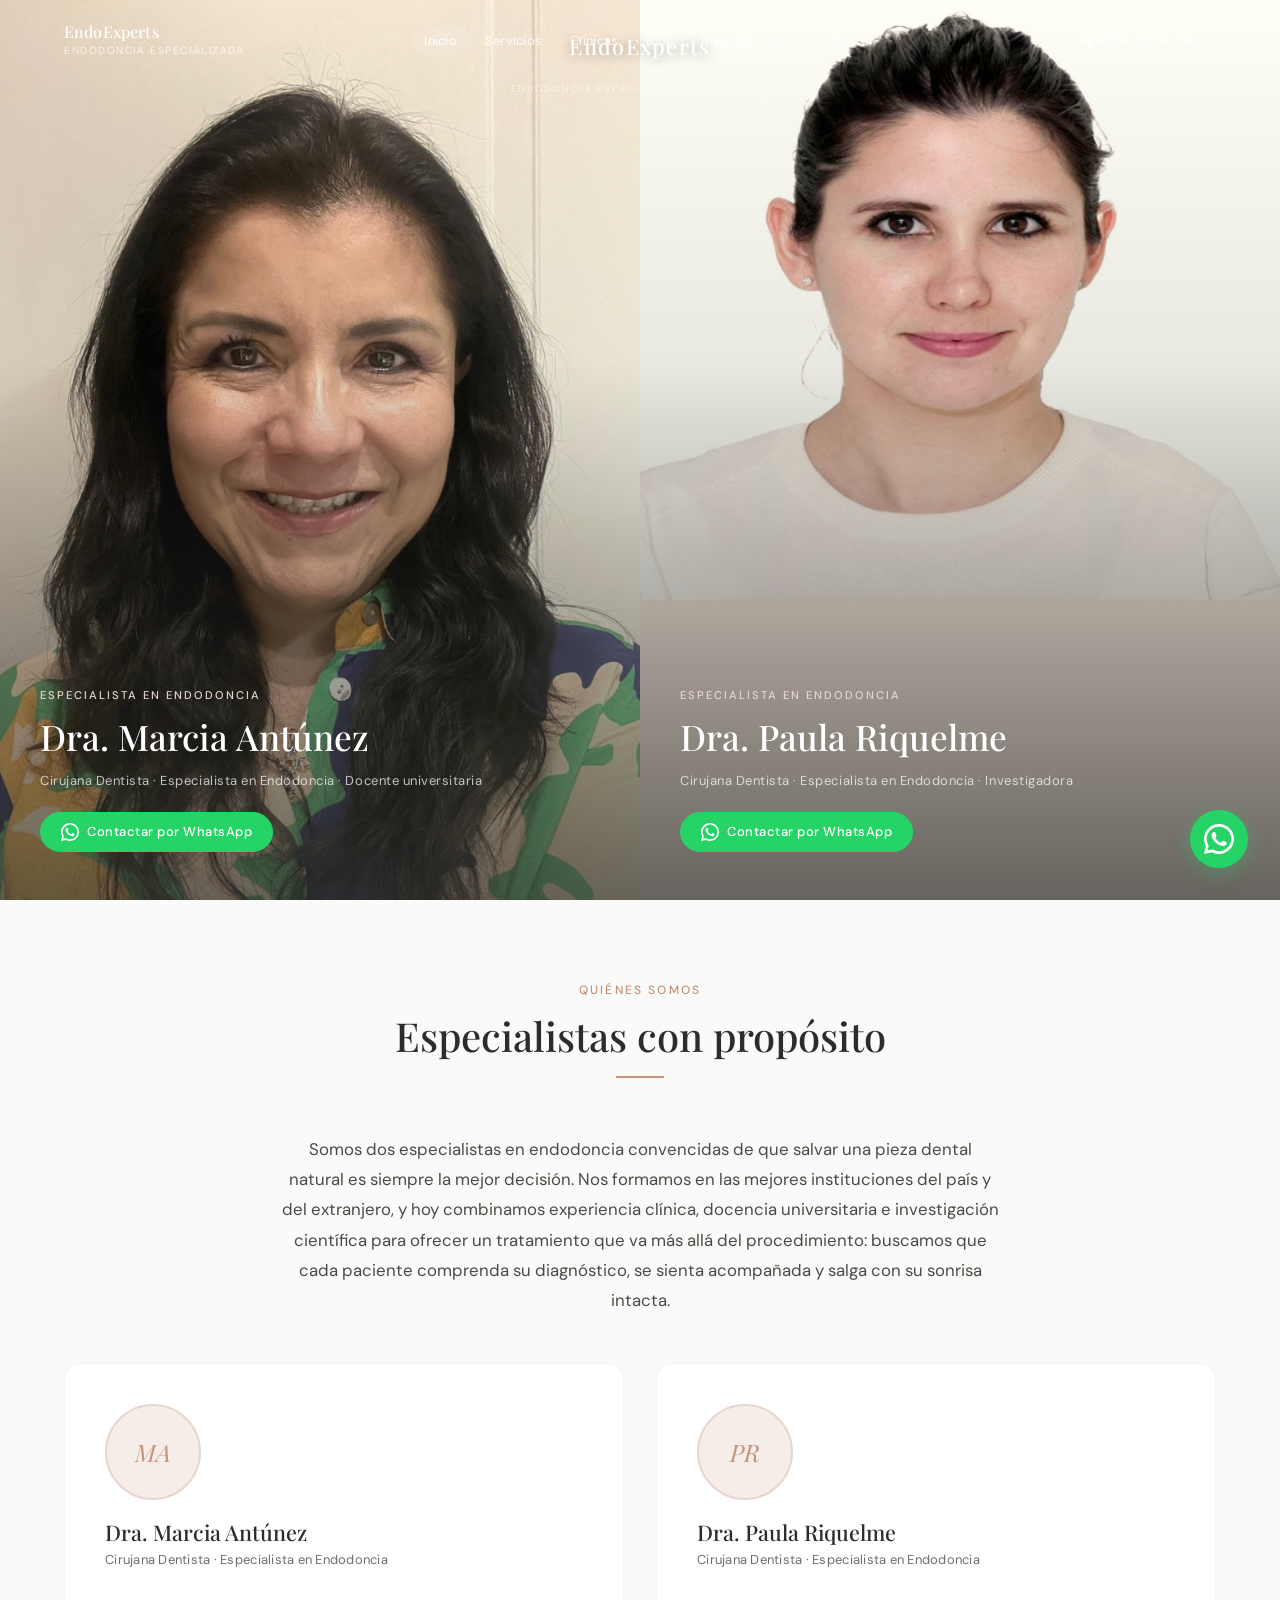
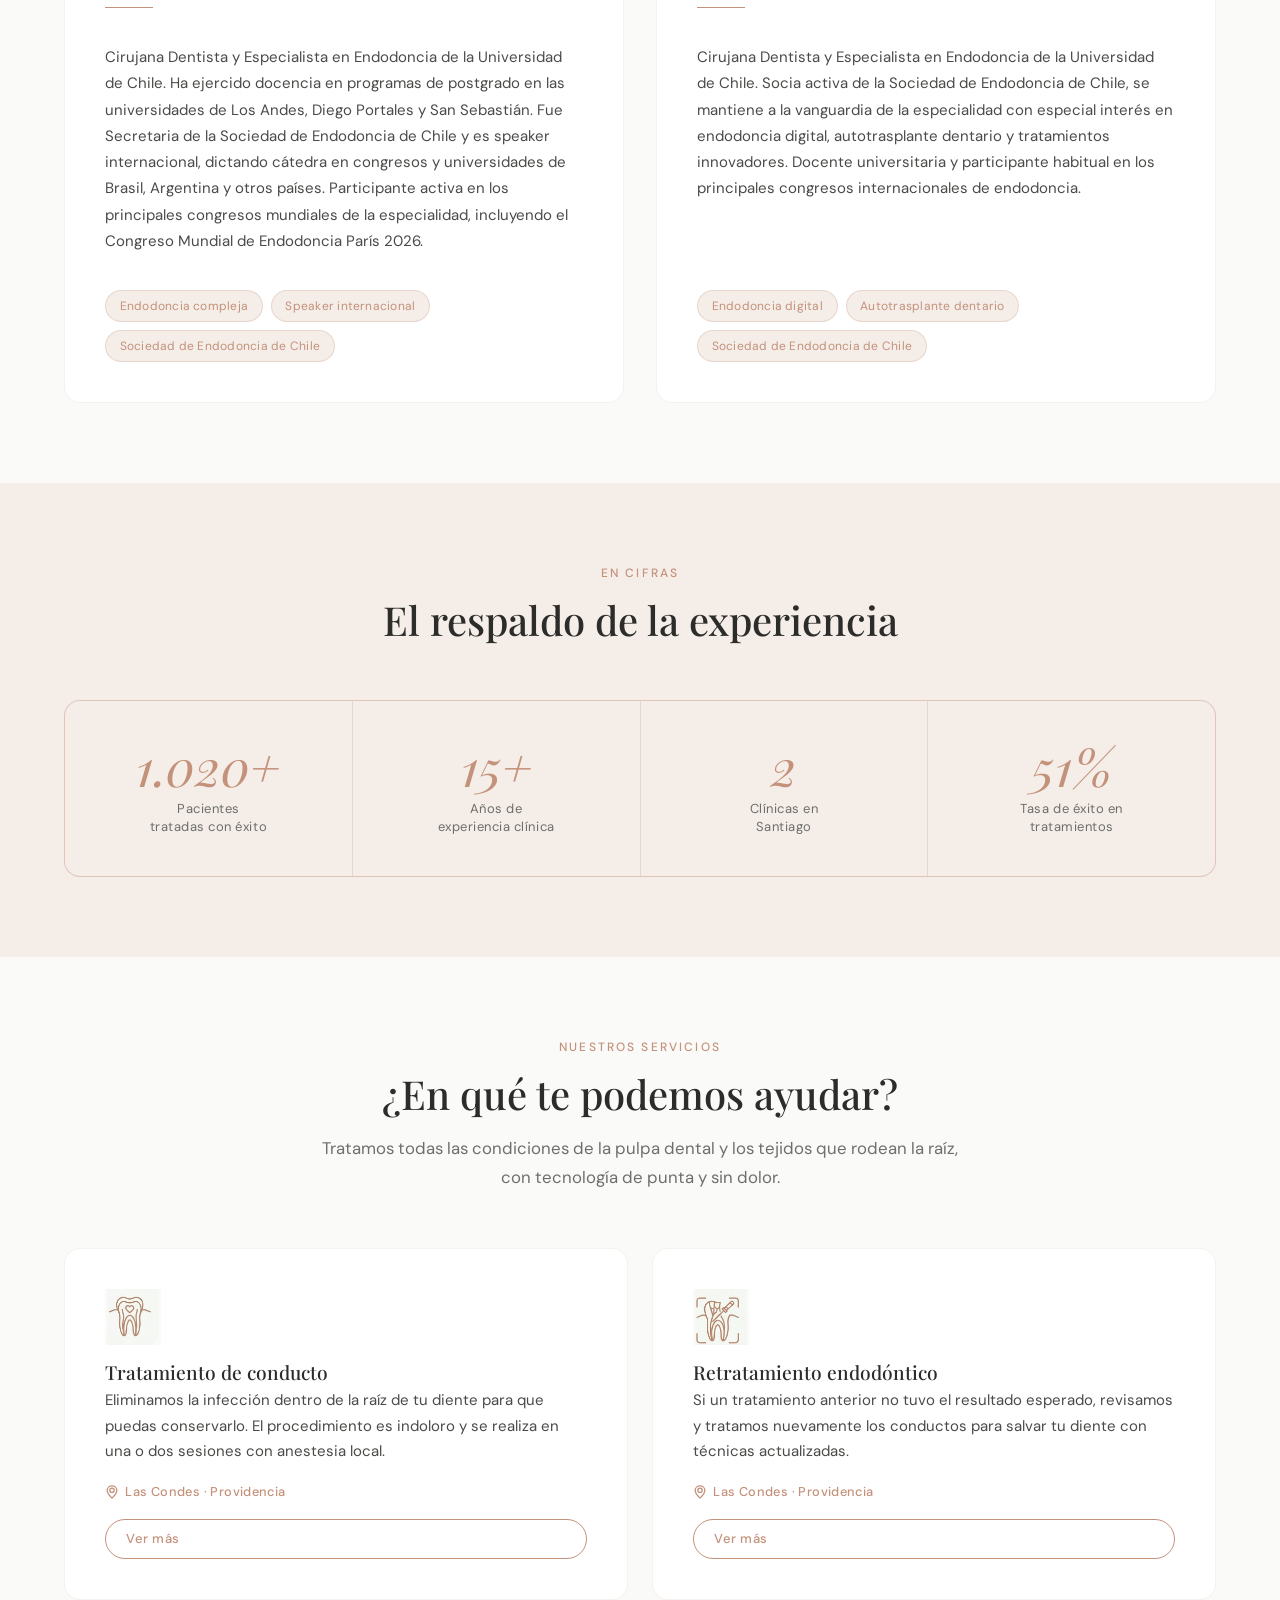
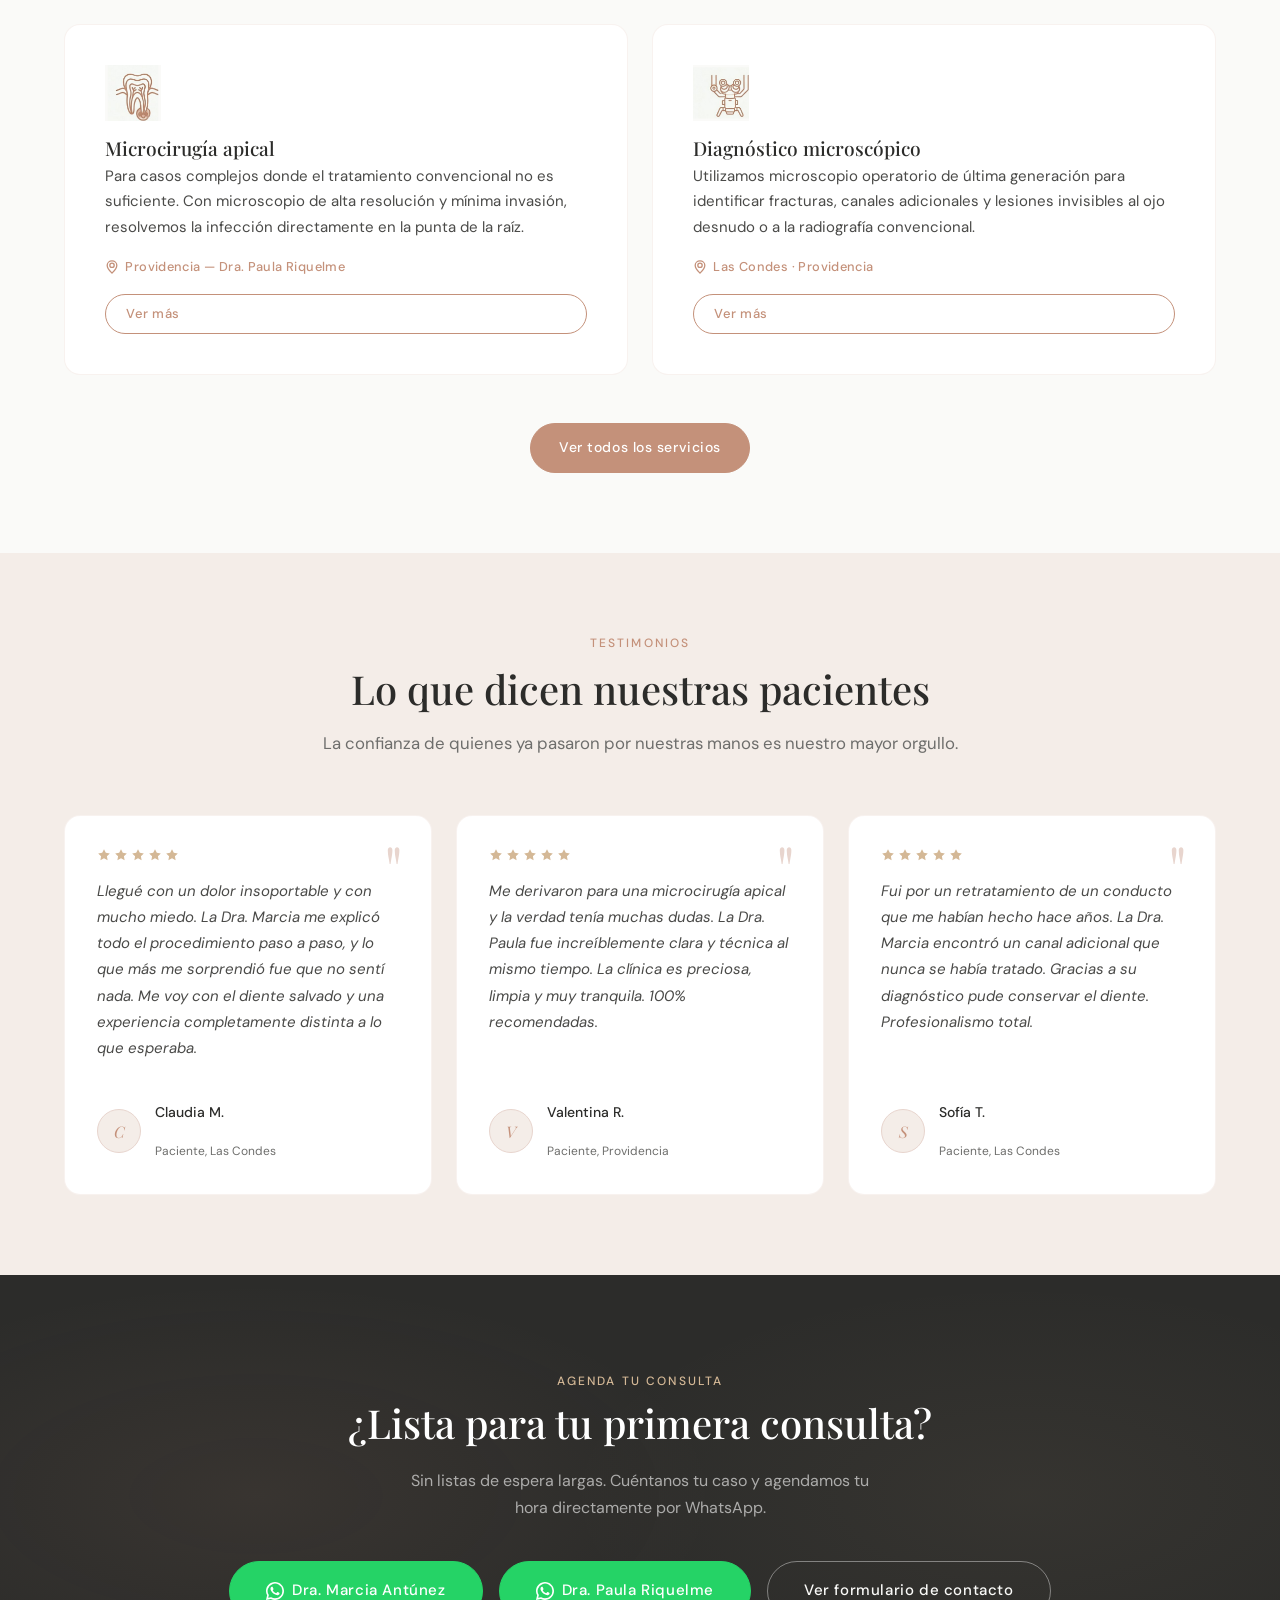
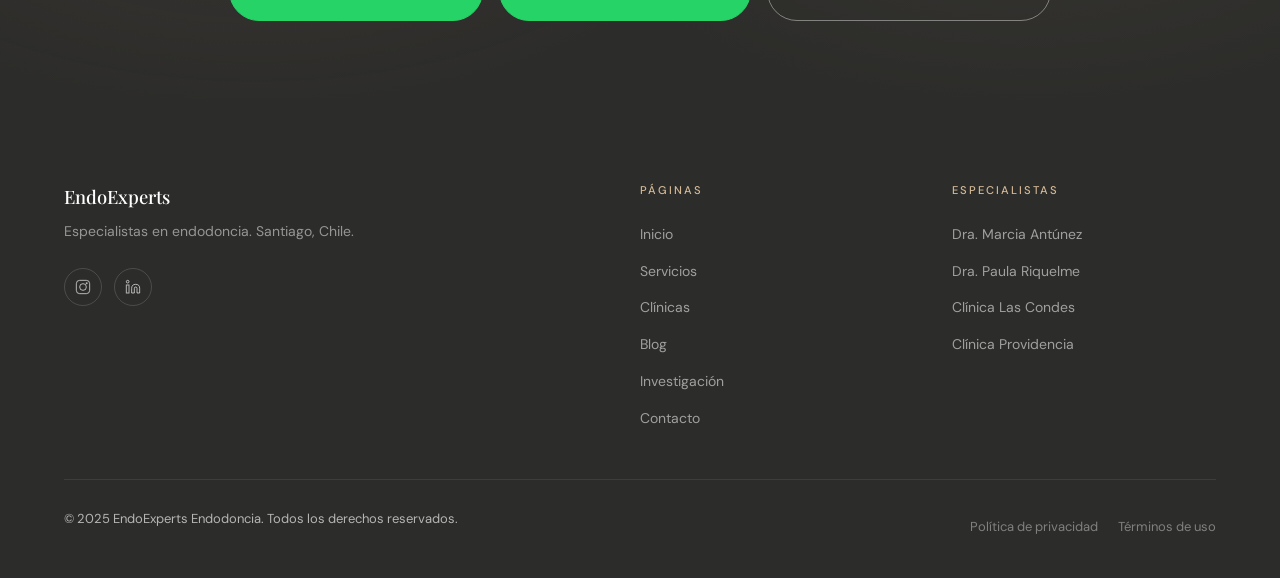
<file: index.html>
<!DOCTYPE html>
<html lang="es-CL">
<head>
  <meta charset="UTF-8" />
  <meta name="viewport" content="width=device-width, initial-scale=1.0" />
  <title>EndoExperts | Endodoncia Especializada · Santiago, Chile</title>
  <meta name="description" content="Especialistas en endodoncia en Santiago. Dra. Marcia Antúnez y Dra. Paula Riquelme ofrecen tratamientos de conducto, retratamiento y microcirugía apical con tecnología de punta." />
  <!-- Open Graph -->
  <meta property="og:title" content="EndoExperts | Endodoncia Especializada" />
  <meta property="og:description" content="Especialistas en endodoncia en Santiago de Chile. Tecnología de punta, atención personalizada." />
  <meta property="og:type" content="website" />
  <meta property="og:url" content="https://endoexperts.cl/" />
  <link rel="canonical" href="https://endoexperts.cl/" />
  <link rel="stylesheet" href="styles.css" />
  <link rel="preconnect" href="https://fonts.googleapis.com" />
  <link rel="preconnect" href="https://fonts.gstatic.com" crossorigin />
</head>
<body>

<!-- ══════════════════════════════════════════════
     NAVBAR
══════════════════════════════════════════════ -->
<header class="navbar navbar--transparent" id="navbar" role="banner">
  <div class="container">
    <nav class="navbar__inner" aria-label="Navegación principal">
      <!-- Logo -->
      <a href="index.html" class="navbar__logo" aria-label="Inicio EndoExperts">
        EndoExperts
        <span>Endodoncia Especializada</span>
      </a>

      <!-- Links desktop -->
      <ul class="navbar__links" role="list">
        <li><a href="index.html" class="navbar__link navbar__link--active">Inicio</a></li>
        <li><a href="servicios.html" class="navbar__link">Servicios</a></li>
        <li><a href="clinicas.html" class="navbar__link">Clínicas</a></li>
        <li><a href="blog.html" class="navbar__link">Blog</a></li>
        <li><a href="investigacion.html" class="navbar__link">Investigación</a></li>
        <li><a href="contacto.html" class="navbar__link">Contacto</a></li>
      </ul>

      <a href="contacto.html" class="btn btn--outline navbar__cta btn--sm">
        Agendar consulta
      </a>

      <!-- Hamburger mobile -->
      <button class="navbar__toggle" id="navToggle" aria-label="Abrir menú" aria-expanded="false" aria-controls="navDrawer">
        <span></span><span></span><span></span>
      </button>
    </nav>
  </div>
</header>

<!-- Mobile drawer -->
<div class="navbar__overlay" id="navOverlay"></div>
<nav class="navbar__drawer" id="navDrawer" aria-label="Menú móvil">
  <a href="index.html" class="navbar__link navbar__link--active">Inicio</a>
  <a href="servicios.html" class="navbar__link">Servicios</a>
  <a href="clinicas.html" class="navbar__link">Clínicas</a>
  <a href="blog.html" class="navbar__link">Blog</a>
  <a href="investigacion.html" class="navbar__link">Investigación</a>
  <a href="contacto.html" class="navbar__link">Contacto</a>
  <a href="contacto.html" class="btn btn--outline navbar__cta">Agendar consulta</a>
</nav>

<main id="main">

<!-- ══════════════════════════════════════════════
     HERO SPLIT SCREEN
══════════════════════════════════════════════ -->
<section class="hero" aria-label="Presentación de las especialistas">

  <!-- Línea central -->
  <div class="hero__divider" aria-hidden="true"></div>

  <!-- Logo / brand flotante central (solo desktop) -->
  <div class="hero__brand" aria-hidden="true">
    <p class="hero__brand-name">EndoExperts</p>
    <span class="hero__brand-sub">Endodoncia Especializada · Santiago</span>
  </div>

  <!-- Panel Dra. Marcia Antúnez -->
  <div class="hero__panel hero__panel--marcia">
    <img src="marcia-antunez.jpg" alt="Dra. Marcia Antúnez" class="hero__bg" loading="eager" fetchpriority="high" />

    <div class="hero__content">
      <span class="hero__eyebrow">Especialista en Endodoncia</span>
      <h2 class="hero__name">Dra. Marcia Antúnez</h2>
      <p class="hero__title">Cirujana Dentista · Especialista en Endodoncia · Docente universitaria</p>
      <a href="https://wa.me/+569XXXXXXXX?text=Hola%2C%20quisiera%20agendar%20una%20consulta%20con%20la%20Dra.%20Marcia%20Antúnez"
         class="btn btn--whatsapp btn--sm"
         target="_blank" rel="noopener noreferrer"
         aria-label="Contactar a Dra. Marcia por WhatsApp">
        <!-- WhatsApp icon -->
        <svg class="icon-wa" viewBox="0 0 24 24" fill="white" aria-hidden="true">
          <path d="M17.472 14.382c-.297-.149-1.758-.867-2.03-.967-.273-.099-.471-.148-.67.15-.197.297-.767.966-.94 1.164-.173.199-.347.223-.644.075-.297-.15-1.255-.463-2.39-1.475-.883-.788-1.48-1.761-1.653-2.059-.173-.297-.018-.458.13-.606.134-.133.298-.347.446-.52.149-.174.198-.298.298-.497.099-.198.05-.371-.025-.52-.075-.149-.669-1.612-.916-2.207-.242-.579-.487-.5-.669-.51-.173-.008-.371-.01-.57-.01-.198 0-.52.074-.792.372-.272.297-1.04 1.016-1.04 2.479 0 1.462 1.065 2.875 1.213 3.074.149.198 2.096 3.2 5.077 4.487.709.306 1.262.489 1.694.625.712.227 1.36.195 1.871.118.571-.085 1.758-.719 2.006-1.413.248-.694.248-1.289.173-1.413-.074-.124-.272-.198-.57-.347z"/>
          <path d="M12 0C5.373 0 0 5.373 0 12c0 2.107.548 4.086 1.508 5.805L0 24l6.374-1.494A11.953 11.953 0 0012 24c6.627 0 12-5.373 12-12S18.627 0 12 0zm0 21.818a9.818 9.818 0 01-5.003-1.37l-.36-.214-3.727.873.908-3.618-.234-.372A9.818 9.818 0 1112 21.818z"/>
        </svg>
        Contactar por WhatsApp
      </a>
    </div>
  </div>

  <!-- Panel Dra. Paula Riquelme -->
  <div class="hero__panel hero__panel--paula">
    <img src="paula-riquelme.jpg" alt="Dra. Paula Riquelme" class="hero__bg" loading="eager" />

    <div class="hero__content">
      <span class="hero__eyebrow">Especialista en Endodoncia</span>
      <h2 class="hero__name">Dra. Paula Riquelme</h2>
      <p class="hero__title">Cirujana Dentista · Especialista en Endodoncia · Investigadora</p>
      <a href="https://wa.me/+569XXXXXXXX?text=Hola%2C%20quisiera%20agendar%20una%20consulta%20con%20la%20Dra.%20Paula%20Riquelme"
         class="btn btn--whatsapp btn--sm"
         target="_blank" rel="noopener noreferrer"
         aria-label="Contactar a Dra. Paula por WhatsApp">
        <svg class="icon-wa" viewBox="0 0 24 24" fill="white" aria-hidden="true">
          <path d="M17.472 14.382c-.297-.149-1.758-.867-2.03-.967-.273-.099-.471-.148-.67.15-.197.297-.767.966-.94 1.164-.173.199-.347.223-.644.075-.297-.15-1.255-.463-2.39-1.475-.883-.788-1.48-1.761-1.653-2.059-.173-.297-.018-.458.13-.606.134-.133.298-.347.446-.52.149-.174.198-.298.298-.497.099-.198.05-.371-.025-.52-.075-.149-.669-1.612-.916-2.207-.242-.579-.487-.5-.669-.51-.173-.008-.371-.01-.57-.01-.198 0-.52.074-.792.372-.272.297-1.04 1.016-1.04 2.479 0 1.462 1.065 2.875 1.213 3.074.149.198 2.096 3.2 5.077 4.487.709.306 1.262.489 1.694.625.712.227 1.36.195 1.871.118.571-.085 1.758-.719 2.006-1.413.248-.694.248-1.289.173-1.413-.074-.124-.272-.198-.57-.347z"/>
          <path d="M12 0C5.373 0 0 5.373 0 12c0 2.107.548 4.086 1.508 5.805L0 24l6.374-1.494A11.953 11.953 0 0012 24c6.627 0 12-5.373 12-12S18.627 0 12 0zm0 21.818a9.818 9.818 0 01-5.003-1.37l-.36-.214-3.727.873.908-3.618-.234-.372A9.818 9.818 0 1112 21.818z"/>
        </svg>
        Contactar por WhatsApp
      </a>
    </div>
  </div>
</section>

<!-- ══════════════════════════════════════════════
     SECCIÓN PRESENTACIÓN
══════════════════════════════════════════════ -->
<section class="section" id="nosotras" aria-labelledby="about-title">
  <div class="container">
    <div class="section__header">
      <span class="section__eyebrow">Quiénes somos</span>
      <h2 class="section__title" id="about-title">Especialistas con propósito</h2>
      <div class="divider"></div>
    </div>

    <div class="about__intro reveal">
      <p>
        Somos dos especialistas en endodoncia convencidas de que salvar una pieza dental natural es siempre la mejor decisión. Nos formamos en las mejores instituciones del país y del extranjero, y hoy combinamos experiencia clínica, docencia universitaria e investigación científica para ofrecer un tratamiento que va más allá del procedimiento: buscamos que cada paciente comprenda su diagnóstico, se sienta acompañada y salga con su sonrisa intacta.
      </p>
    </div>

    <div class="about__grid">

      <!-- Card Dra. Marcia -->
      <article class="doctor-card reveal reveal--delay-1">
        <div class="doctor-card__avatar-placeholder" aria-label="Iniciales Dra. Marcia Antúnez">MA</div>
        <div>
          <h3 class="doctor-card__name">Dra. Marcia Antúnez</h3>
          <p class="doctor-card__degree">Cirujana Dentista · Especialista en Endodoncia</p>
        </div>
        <div class="divider divider--left"></div>
        <p class="doctor-card__bio">
          Cirujana Dentista y Especialista en Endodoncia de la Universidad de Chile. Ha ejercido docencia en programas de postgrado en las universidades de Los Andes, Diego Portales y San Sebastián. Fue Secretaria de la Sociedad de Endodoncia de Chile y es speaker internacional, dictando cátedra en congresos y universidades de Brasil, Argentina y otros países. Participante activa en los principales congresos mundiales de la especialidad, incluyendo el Congreso Mundial de Endodoncia París 2026.
        </p>
        <div class="doctor-card__tags" aria-label="Áreas de especialidad">
          <span class="tag">Endodoncia compleja</span>
          <span class="tag">Speaker internacional</span>
          <span class="tag">Sociedad de Endodoncia de Chile</span>
        </div>
      </article>

      <!-- Card Dra. Paula -->
      <article class="doctor-card reveal reveal--delay-2">
        <div class="doctor-card__avatar-placeholder" aria-label="Iniciales Dra. Paula Riquelme">PR</div>
        <div>
          <h3 class="doctor-card__name">Dra. Paula Riquelme</h3>
          <p class="doctor-card__degree">Cirujana Dentista · Especialista en Endodoncia</p>
        </div>
        <div class="divider divider--left"></div>
        <p class="doctor-card__bio">
          Cirujana Dentista y Especialista en Endodoncia de la Universidad de Chile. Socia activa de la Sociedad de Endodoncia de Chile, se mantiene a la vanguardia de la especialidad con especial interés en endodoncia digital, autotrasplante dentario y tratamientos innovadores. Docente universitaria y participante habitual en los principales congresos internacionales de endodoncia.
        </p>
        <div class="doctor-card__tags" aria-label="Áreas de especialidad">
          <span class="tag">Endodoncia digital</span>
          <span class="tag">Autotrasplante dentario</span>
          <span class="tag">Sociedad de Endodoncia de Chile</span>
        </div>
      </article>

    </div>
  </div>
</section>

<!-- ══════════════════════════════════════════════
     ESTADÍSTICAS
══════════════════════════════════════════════ -->
<section class="section stats" aria-labelledby="stats-title">
  <div class="container">
    <div class="section__header">
      <span class="section__eyebrow">En cifras</span>
      <h2 class="section__title" id="stats-title">El respaldo de la experiencia</h2>
    </div>
    <div class="stats__grid">

      <div class="stat-item reveal">
        <span class="stat-item__number" data-target="2000" data-suffix="+">0</span>
        <span class="stat-item__label">Pacientes tratadas con éxito</span>
      </div>

      <div class="stat-item reveal reveal--delay-1">
        <span class="stat-item__number" data-target="15" data-suffix="+">0</span>
        <span class="stat-item__label">Años de experiencia clínica</span>
      </div>

      <div class="stat-item reveal reveal--delay-2">
        <span class="stat-item__number" data-target="2" data-suffix="">0</span>
        <span class="stat-item__label">Clínicas en Santiago</span>
      </div>

      <div class="stat-item reveal reveal--delay-3">
        <span class="stat-item__number" data-target="98" data-suffix="%">0</span>
        <span class="stat-item__label">Tasa de éxito en tratamientos</span>
      </div>

    </div>
  </div>
</section>

<!-- ══════════════════════════════════════════════
     SERVICIOS (preview)
══════════════════════════════════════════════ -->
<section class="section" aria-labelledby="services-preview-title">
  <div class="container">
    <div class="section__header">
      <span class="section__eyebrow">Nuestros servicios</span>
      <h2 class="section__title" id="services-preview-title">¿En qué te podemos ayudar?</h2>
      <p class="section__subtitle">Tratamos todas las condiciones de la pulpa dental y los tejidos que rodean la raíz, con tecnología de punta y sin dolor.</p>
    </div>

    <div class="services__grid">

      <!-- Servicio 1 -->
      <article class="service-card reveal">
        <img src="icon-conducto.png" alt="" aria-hidden="true" style="width:56px;height:56px;object-fit:contain;">
        <div>
          <h3 class="service-card__name">Tratamiento de conducto</h3>
          <p class="service-card__desc">Eliminamos la infección dentro de la raíz de tu diente para que puedas conservarlo. El procedimiento es indoloro y se realiza en una o dos sesiones con anestesia local.</p>
        </div>
        <span class="service-card__clinic">
          <svg viewBox="0 0 16 16" fill="none" stroke="currentColor" stroke-width="1.5" width="14" height="14" aria-hidden="true"><circle cx="8" cy="6" r="2.5"/><path d="M8 1C5 1 2.5 3.2 2.5 6c0 4 5.5 9 5.5 9s5.5-5 5.5-9C13.5 3.2 11 1 8 1z"/></svg>
          Las Condes · Providencia
        </span>
        <a href="servicios.html" class="btn btn--outline btn--sm">Ver más</a>
      </article>

      <!-- Servicio 2 -->
      <article class="service-card reveal reveal--delay-1">
        <img src="icon-retratamiento.png" alt="" aria-hidden="true" style="width:56px;height:56px;object-fit:contain;">
        <div>
          <h3 class="service-card__name">Retratamiento endodóntico</h3>
          <p class="service-card__desc">Si un tratamiento anterior no tuvo el resultado esperado, revisamos y tratamos nuevamente los conductos para salvar tu diente con técnicas actualizadas.</p>
        </div>
        <span class="service-card__clinic">
          <svg viewBox="0 0 16 16" fill="none" stroke="currentColor" stroke-width="1.5" width="14" height="14" aria-hidden="true"><circle cx="8" cy="6" r="2.5"/><path d="M8 1C5 1 2.5 3.2 2.5 6c0 4 5.5 9 5.5 9s5.5-5 5.5-9C13.5 3.2 11 1 8 1z"/></svg>
          Las Condes · Providencia
        </span>
        <a href="servicios.html" class="btn btn--outline btn--sm">Ver más</a>
      </article>

      <!-- Servicio 3 -->
      <article class="service-card reveal reveal--delay-2">
        <img src="icon-microcirugia.png" alt="" aria-hidden="true" style="width:56px;height:56px;object-fit:contain;">
        <div>
          <h3 class="service-card__name">Microcirugía apical</h3>
          <p class="service-card__desc">Para casos complejos donde el tratamiento convencional no es suficiente. Con microscopio de alta resolución y mínima invasión, resolvemos la infección directamente en la punta de la raíz.</p>
        </div>
        <span class="service-card__clinic">
          <svg viewBox="0 0 16 16" fill="none" stroke="currentColor" stroke-width="1.5" width="14" height="14" aria-hidden="true"><circle cx="8" cy="6" r="2.5"/><path d="M8 1C5 1 2.5 3.2 2.5 6c0 4 5.5 9 5.5 9s5.5-5 5.5-9C13.5 3.2 11 1 8 1z"/></svg>
          Providencia — Dra. Paula Riquelme
        </span>
        <a href="servicios.html" class="btn btn--outline btn--sm">Ver más</a>
      </article>

      <!-- Servicio 4 -->
      <article class="service-card reveal reveal--delay-3">
        <img src="icon-diagnostico.png" alt="" aria-hidden="true" style="width:56px;height:56px;object-fit:contain;">
        <div>
          <h3 class="service-card__name">Diagnóstico microscópico</h3>
          <p class="service-card__desc">Utilizamos microscopio operatorio de última generación para identificar fracturas, canales adicionales y lesiones invisibles al ojo desnudo o a la radiografía convencional.</p>
        </div>
        <span class="service-card__clinic">
          <svg viewBox="0 0 16 16" fill="none" stroke="currentColor" stroke-width="1.5" width="14" height="14" aria-hidden="true"><circle cx="8" cy="6" r="2.5"/><path d="M8 1C5 1 2.5 3.2 2.5 6c0 4 5.5 9 5.5 9s5.5-5 5.5-9C13.5 3.2 11 1 8 1z"/></svg>
          Las Condes · Providencia
        </span>
        <a href="servicios.html" class="btn btn--outline btn--sm">Ver más</a>
      </article>

    </div>

    <div style="text-align:center; margin-top: 3rem;">
      <a href="servicios.html" class="btn btn--primary">Ver todos los servicios</a>
    </div>

  </div>
</section>

<!-- ══════════════════════════════════════════════
     TESTIMONIOS
══════════════════════════════════════════════ -->
<section class="section section--alt" aria-labelledby="testimonials-title">
  <div class="container">
    <div class="section__header">
      <span class="section__eyebrow">Testimonios</span>
      <h2 class="section__title" id="testimonials-title">Lo que dicen nuestras pacientes</h2>
      <p class="section__subtitle">La confianza de quienes ya pasaron por nuestras manos es nuestro mayor orgullo.</p>
    </div>

    <div class="testimonials__grid">

      <!-- Testimonio 1 -->
      <article class="testimonial-card reveal">
        <div class="testimonial-card__stars" aria-label="5 estrellas">
          <svg class="star" viewBox="0 0 24 24"><path d="M12 2l3.09 6.26L22 9.27l-5 4.87 1.18 6.88L12 17.77l-6.18 3.25L7 14.14 2 9.27l6.91-1.01L12 2z"/></svg>
          <svg class="star" viewBox="0 0 24 24"><path d="M12 2l3.09 6.26L22 9.27l-5 4.87 1.18 6.88L12 17.77l-6.18 3.25L7 14.14 2 9.27l6.91-1.01L12 2z"/></svg>
          <svg class="star" viewBox="0 0 24 24"><path d="M12 2l3.09 6.26L22 9.27l-5 4.87 1.18 6.88L12 17.77l-6.18 3.25L7 14.14 2 9.27l6.91-1.01L12 2z"/></svg>
          <svg class="star" viewBox="0 0 24 24"><path d="M12 2l3.09 6.26L22 9.27l-5 4.87 1.18 6.88L12 17.77l-6.18 3.25L7 14.14 2 9.27l6.91-1.01L12 2z"/></svg>
          <svg class="star" viewBox="0 0 24 24"><path d="M12 2l3.09 6.26L22 9.27l-5 4.87 1.18 6.88L12 17.77l-6.18 3.25L7 14.14 2 9.27l6.91-1.01L12 2z"/></svg>
        </div>
        <p class="testimonial-card__text">
          Llegué con un dolor insoportable y con mucho miedo. La Dra. Marcia me explicó todo el procedimiento paso a paso, y lo que más me sorprendió fue que no sentí nada. Me voy con el diente salvado y una experiencia completamente distinta a lo que esperaba.
        </p>
        <div class="testimonial-card__author">
          <div class="testimonial-card__avatar" aria-hidden="true">C</div>
          <div>
            <p class="testimonial-card__name">Claudia M.</p>
            <p class="testimonial-card__meta">Paciente, Las Condes</p>
          </div>
        </div>
      </article>

      <!-- Testimonio 2 -->
      <article class="testimonial-card reveal reveal--delay-1">
        <div class="testimonial-card__stars" aria-label="5 estrellas">
          <svg class="star" viewBox="0 0 24 24"><path d="M12 2l3.09 6.26L22 9.27l-5 4.87 1.18 6.88L12 17.77l-6.18 3.25L7 14.14 2 9.27l6.91-1.01L12 2z"/></svg>
          <svg class="star" viewBox="0 0 24 24"><path d="M12 2l3.09 6.26L22 9.27l-5 4.87 1.18 6.88L12 17.77l-6.18 3.25L7 14.14 2 9.27l6.91-1.01L12 2z"/></svg>
          <svg class="star" viewBox="0 0 24 24"><path d="M12 2l3.09 6.26L22 9.27l-5 4.87 1.18 6.88L12 17.77l-6.18 3.25L7 14.14 2 9.27l6.91-1.01L12 2z"/></svg>
          <svg class="star" viewBox="0 0 24 24"><path d="M12 2l3.09 6.26L22 9.27l-5 4.87 1.18 6.88L12 17.77l-6.18 3.25L7 14.14 2 9.27l6.91-1.01L12 2z"/></svg>
          <svg class="star" viewBox="0 0 24 24"><path d="M12 2l3.09 6.26L22 9.27l-5 4.87 1.18 6.88L12 17.77l-6.18 3.25L7 14.14 2 9.27l6.91-1.01L12 2z"/></svg>
        </div>
        <p class="testimonial-card__text">
          Me derivaron para una microcirugía apical y la verdad tenía muchas dudas. La Dra. Paula fue increíblemente clara y técnica al mismo tiempo. La clínica es preciosa, limpia y muy tranquila. 100% recomendadas.
        </p>
        <div class="testimonial-card__author">
          <div class="testimonial-card__avatar" aria-hidden="true">V</div>
          <div>
            <p class="testimonial-card__name">Valentina R.</p>
            <p class="testimonial-card__meta">Paciente, Providencia</p>
          </div>
        </div>
      </article>

      <!-- Testimonio 3 -->
      <article class="testimonial-card reveal reveal--delay-2">
        <div class="testimonial-card__stars" aria-label="5 estrellas">
          <svg class="star" viewBox="0 0 24 24"><path d="M12 2l3.09 6.26L22 9.27l-5 4.87 1.18 6.88L12 17.77l-6.18 3.25L7 14.14 2 9.27l6.91-1.01L12 2z"/></svg>
          <svg class="star" viewBox="0 0 24 24"><path d="M12 2l3.09 6.26L22 9.27l-5 4.87 1.18 6.88L12 17.77l-6.18 3.25L7 14.14 2 9.27l6.91-1.01L12 2z"/></svg>
          <svg class="star" viewBox="0 0 24 24"><path d="M12 2l3.09 6.26L22 9.27l-5 4.87 1.18 6.88L12 17.77l-6.18 3.25L7 14.14 2 9.27l6.91-1.01L12 2z"/></svg>
          <svg class="star" viewBox="0 0 24 24"><path d="M12 2l3.09 6.26L22 9.27l-5 4.87 1.18 6.88L12 17.77l-6.18 3.25L7 14.14 2 9.27l6.91-1.01L12 2z"/></svg>
          <svg class="star" viewBox="0 0 24 24"><path d="M12 2l3.09 6.26L22 9.27l-5 4.87 1.18 6.88L12 17.77l-6.18 3.25L7 14.14 2 9.27l6.91-1.01L12 2z"/></svg>
        </div>
        <p class="testimonial-card__text">
          Fui por un retratamiento de un conducto que me habían hecho hace años. La Dra. Marcia encontró un canal adicional que nunca se había tratado. Gracias a su diagnóstico pude conservar el diente. Profesionalismo total.
        </p>
        <div class="testimonial-card__author">
          <div class="testimonial-card__avatar" aria-hidden="true">S</div>
          <div>
            <p class="testimonial-card__name">Sofía T.</p>
            <p class="testimonial-card__meta">Paciente, Las Condes</p>
          </div>
        </div>
      </article>

    </div>
  </div>
</section>

<!-- ══════════════════════════════════════════════
     CTA FINAL
══════════════════════════════════════════════ -->
<section class="cta-final" aria-labelledby="cta-title">
  <div class="container" style="position:relative; z-index:1;">
    <span class="section__eyebrow cta-final__eyebrow">Agenda tu consulta</span>
    <h2 class="cta-final__title" id="cta-title">¿Lista para tu primera consulta?</h2>
    <p class="cta-final__subtitle">
      Sin listas de espera largas. Cuéntanos tu caso y agendamos tu hora directamente por WhatsApp.
    </p>
    <div class="cta-final__buttons">
      <a href="https://wa.me/+569XXXXXXXX?text=Hola%2C%20quisiera%20agendar%20con%20la%20Dra.%20Marcia%20Antúnez"
         class="btn btn--whatsapp btn--lg"
         target="_blank" rel="noopener noreferrer">
        <svg class="icon-wa" viewBox="0 0 24 24" fill="white" aria-hidden="true">
          <path d="M17.472 14.382c-.297-.149-1.758-.867-2.03-.967-.273-.099-.471-.148-.67.15-.197.297-.767.966-.94 1.164-.173.199-.347.223-.644.075-.297-.15-1.255-.463-2.39-1.475-.883-.788-1.48-1.761-1.653-2.059-.173-.297-.018-.458.13-.606.134-.133.298-.347.446-.52.149-.174.198-.298.298-.497.099-.198.05-.371-.025-.52-.075-.149-.669-1.612-.916-2.207-.242-.579-.487-.5-.669-.51-.173-.008-.371-.01-.57-.01-.198 0-.52.074-.792.372-.272.297-1.04 1.016-1.04 2.479 0 1.462 1.065 2.875 1.213 3.074.149.198 2.096 3.2 5.077 4.487.709.306 1.262.489 1.694.625.712.227 1.36.195 1.871.118.571-.085 1.758-.719 2.006-1.413.248-.694.248-1.289.173-1.413-.074-.124-.272-.198-.57-.347z"/>
          <path d="M12 0C5.373 0 0 5.373 0 12c0 2.107.548 4.086 1.508 5.805L0 24l6.374-1.494A11.953 11.953 0 0012 24c6.627 0 12-5.373 12-12S18.627 0 12 0zm0 21.818a9.818 9.818 0 01-5.003-1.37l-.36-.214-3.727.873.908-3.618-.234-.372A9.818 9.818 0 1112 21.818z"/>
        </svg>
        Dra. Marcia Antúnez
      </a>
      <a href="https://wa.me/+569XXXXXXXX?text=Hola%2C%20quisiera%20agendar%20con%20la%20Dra.%20Paula%20Riquelme"
         class="btn btn--whatsapp btn--lg"
         target="_blank" rel="noopener noreferrer">
        <svg class="icon-wa" viewBox="0 0 24 24" fill="white" aria-hidden="true">
          <path d="M17.472 14.382c-.297-.149-1.758-.867-2.03-.967-.273-.099-.471-.148-.67.15-.197.297-.767.966-.94 1.164-.173.199-.347.223-.644.075-.297-.15-1.255-.463-2.39-1.475-.883-.788-1.48-1.761-1.653-2.059-.173-.297-.018-.458.13-.606.134-.133.298-.347.446-.52.149-.174.198-.298.298-.497.099-.198.05-.371-.025-.52-.075-.149-.669-1.612-.916-2.207-.242-.579-.487-.5-.669-.51-.173-.008-.371-.01-.57-.01-.198 0-.52.074-.792.372-.272.297-1.04 1.016-1.04 2.479 0 1.462 1.065 2.875 1.213 3.074.149.198 2.096 3.2 5.077 4.487.709.306 1.262.489 1.694.625.712.227 1.36.195 1.871.118.571-.085 1.758-.719 2.006-1.413.248-.694.248-1.289.173-1.413-.074-.124-.272-.198-.57-.347z"/>
          <path d="M12 0C5.373 0 0 5.373 0 12c0 2.107.548 4.086 1.508 5.805L0 24l6.374-1.494A11.953 11.953 0 0012 24c6.627 0 12-5.373 12-12S18.627 0 12 0zm0 21.818a9.818 9.818 0 01-5.003-1.37l-.36-.214-3.727.873.908-3.618-.234-.372A9.818 9.818 0 1112 21.818z"/>
        </svg>
        Dra. Paula Riquelme
      </a>
      <a href="contacto.html" class="btn btn--ghost btn--lg">Ver formulario de contacto</a>
    </div>
  </div>
</section>

</main>

<!-- ══════════════════════════════════════════════
     FOOTER
══════════════════════════════════════════════ -->
<footer class="footer" role="contentinfo">
  <div class="container">
    <div class="footer__grid">

      <!-- Col 1: Brand -->
      <div>
        <p class="footer__brand">EndoExperts</p>
        <p class="footer__tagline">Especialistas en endodoncia. Santiago, Chile.</p>
        <div class="footer__social" aria-label="Redes sociales">
          <!-- Instagram -->
          <a href="#" class="footer__social-link" aria-label="Instagram">
            <svg viewBox="0 0 24 24" aria-hidden="true">
              <rect x="2" y="2" width="20" height="20" rx="5" ry="5"/>
              <circle cx="12" cy="12" r="5"/>
              <circle cx="17.5" cy="6.5" r="1.5" fill="currentColor" stroke="none"/>
            </svg>
          </a>
          <!-- LinkedIn -->
          <a href="#" class="footer__social-link" aria-label="LinkedIn">
            <svg viewBox="0 0 24 24" aria-hidden="true">
              <path d="M16 8a6 6 0 0 1 6 6v7h-4v-7a2 2 0 0 0-2-2 2 2 0 0 0-2 2v7h-4v-7a6 6 0 0 1 6-6z"/>
              <rect x="2" y="9" width="4" height="12"/>
              <circle cx="4" cy="4" r="2"/>
            </svg>
          </a>
        </div>
      </div>

      <!-- Col 2: Páginas -->
      <nav aria-label="Navegación footer">
        <p class="footer__heading">Páginas</p>
        <ul class="footer__links" role="list">
          <li><a href="index.html" class="footer__link">Inicio</a></li>
          <li><a href="servicios.html" class="footer__link">Servicios</a></li>
          <li><a href="clinicas.html" class="footer__link">Clínicas</a></li>
          <li><a href="blog.html" class="footer__link">Blog</a></li>
          <li><a href="investigacion.html" class="footer__link">Investigación</a></li>
          <li><a href="contacto.html" class="footer__link">Contacto</a></li>
        </ul>
      </nav>

      <!-- Col 3: Especialistas -->
      <div>
        <p class="footer__heading">Especialistas</p>
        <ul class="footer__links" role="list">
          <li><a href="contacto.html" class="footer__link">Dra. Marcia Antúnez</a></li>
          <li><a href="contacto.html" class="footer__link">Dra. Paula Riquelme</a></li>
          <li><a href="clinicas.html" class="footer__link">Clínica Las Condes</a></li>
          <li><a href="clinicas.html" class="footer__link">Clínica Providencia</a></li>
        </ul>
      </div>

    </div>

    <div class="footer__bottom">
      <p class="footer__copy">
        © 2025 EndoExperts Endodoncia. Todos los derechos reservados.
      </p>
      <nav class="footer__legal" aria-label="Avisos legales">
        <a href="#">Política de privacidad</a>
        <a href="#">Términos de uso</a>
      </nav>
    </div>
  </div>
</footer>

<!-- ══════════════════════════════════════════════
     BOTÓN FLOTANTE WHATSAPP
══════════════════════════════════════════════ -->
<div class="wa-float" aria-label="Contacto rápido por WhatsApp">

  <!-- Panel desplegable -->
  <div class="wa-float__panel" id="waPanel" role="dialog" aria-label="Seleccionar doctora para WhatsApp" aria-hidden="true">
    <p class="wa-float__panel-title">¿Con quién deseas hablar?</p>
    <a href="https://wa.me/+569XXXXXXXX?text=Hola%2C%20quisiera%20consultar%20con%20la%20Dra.%20Marcia%20Antúnez"
       class="wa-float__option"
       target="_blank" rel="noopener noreferrer">
      <div class="wa-float__option-icon" aria-hidden="true">MA</div>
      Dra. Marcia Antúnez
    </a>
    <a href="https://wa.me/+569XXXXXXXX?text=Hola%2C%20quisiera%20consultar%20con%20la%20Dra.%20Paula%20Riquelme"
       class="wa-float__option"
       target="_blank" rel="noopener noreferrer">
      <div class="wa-float__option-icon" aria-hidden="true">PR</div>
      Dra. Paula Riquelme
    </a>
  </div>

  <!-- Botón principal -->
  <button class="wa-float__btn" id="waToggle" aria-label="Abrir opciones de WhatsApp" aria-expanded="false" aria-controls="waPanel">
    <svg viewBox="0 0 24 24" aria-hidden="true">
      <path d="M17.472 14.382c-.297-.149-1.758-.867-2.03-.967-.273-.099-.471-.148-.67.15-.197.297-.767.966-.94 1.164-.173.199-.347.223-.644.075-.297-.15-1.255-.463-2.39-1.475-.883-.788-1.48-1.761-1.653-2.059-.173-.297-.018-.458.13-.606.134-.133.298-.347.446-.52.149-.174.198-.298.298-.497.099-.198.05-.371-.025-.52-.075-.149-.669-1.612-.916-2.207-.242-.579-.487-.5-.669-.51-.173-.008-.371-.01-.57-.01-.198 0-.52.074-.792.372-.272.297-1.04 1.016-1.04 2.479 0 1.462 1.065 2.875 1.213 3.074.149.198 2.096 3.2 5.077 4.487.709.306 1.262.489 1.694.625.712.227 1.36.195 1.871.118.571-.085 1.758-.719 2.006-1.413.248-.694.248-1.289.173-1.413-.074-.124-.272-.198-.57-.347z"/>
      <path d="M12 0C5.373 0 0 5.373 0 12c0 2.107.548 4.086 1.508 5.805L0 24l6.374-1.494A11.953 11.953 0 0012 24c6.627 0 12-5.373 12-12S18.627 0 12 0zm0 21.818a9.818 9.818 0 01-5.003-1.37l-.36-.214-3.727.873.908-3.618-.234-.372A9.818 9.818 0 1112 21.818z"/>
    </svg>
  </button>

</div>

<!-- ══════════════════════════════════════════════
     SCRIPTS
══════════════════════════════════════════════ -->
<script>
/* ── Navbar scroll ── */
(function () {
  const navbar = document.getElementById('navbar');
  let lastScroll = 0;

  function onScroll() {
    const scrollY = window.scrollY;
    if (scrollY > 60) {
      navbar.classList.add('navbar--scrolled');
      navbar.classList.remove('navbar--transparent');
    } else {
      navbar.classList.remove('navbar--scrolled');
      navbar.classList.add('navbar--transparent');
    }
    lastScroll = scrollY;
  }

  window.addEventListener('scroll', onScroll, { passive: true });
  onScroll();
})();

/* ── Mobile drawer ── */
(function () {
  const toggle   = document.getElementById('navToggle');
  const drawer   = document.getElementById('navDrawer');
  const overlay  = document.getElementById('navOverlay');

  function open() {
    toggle.classList.add('is-open');
    drawer.classList.add('is-open');
    overlay.classList.add('is-open');
    toggle.setAttribute('aria-expanded', 'true');
    document.body.style.overflow = 'hidden';
  }

  function close() {
    toggle.classList.remove('is-open');
    drawer.classList.remove('is-open');
    overlay.classList.remove('is-open');
    toggle.setAttribute('aria-expanded', 'false');
    document.body.style.overflow = '';
  }

  toggle.addEventListener('click', function () {
    toggle.classList.contains('is-open') ? close() : open();
  });

  overlay.addEventListener('click', close);

  document.addEventListener('keydown', function (e) {
    if (e.key === 'Escape') close();
  });
})();

/* ── WhatsApp flotante ── */
(function () {
  const btn   = document.getElementById('waToggle');
  const panel = document.getElementById('waPanel');

  btn.addEventListener('click', function () {
    const isOpen = panel.classList.toggle('is-open');
    btn.setAttribute('aria-expanded', isOpen);
    panel.setAttribute('aria-hidden', !isOpen);
  });

  document.addEventListener('click', function (e) {
    if (!e.target.closest('.wa-float')) {
      panel.classList.remove('is-open');
      btn.setAttribute('aria-expanded', 'false');
      panel.setAttribute('aria-hidden', 'true');
    }
  });
})();

/* ── Contador animado de estadísticas ── */
(function () {
  const counters = document.querySelectorAll('[data-target]');
  let started = false;

  function animateCounters() {
    counters.forEach(function (el) {
      const target = parseInt(el.getAttribute('data-target'), 10);
      const suffix = el.getAttribute('data-suffix') || '';
      const duration = 1600;
      const step = Math.ceil(target / (duration / 16));
      let current = 0;

      const timer = setInterval(function () {
        current = Math.min(current + step, target);
        el.textContent = current.toLocaleString('es-CL') + suffix;
        if (current >= target) clearInterval(timer);
      }, 16);
    });
  }

  const observer = new IntersectionObserver(function (entries) {
    entries.forEach(function (entry) {
      if (entry.isIntersecting && !started) {
        started = true;
        animateCounters();
        observer.disconnect();
      }
    });
  }, { threshold: 0.3 });

  const statsSection = document.querySelector('.stats');
  if (statsSection) observer.observe(statsSection);
})();

/* ── Reveal al hacer scroll ── */
(function () {
  const reveals = document.querySelectorAll('.reveal');

  const observer = new IntersectionObserver(function (entries) {
    entries.forEach(function (entry) {
      if (entry.isIntersecting) {
        entry.target.classList.add('is-visible');
        observer.unobserve(entry.target);
      }
    });
  }, { threshold: 0.12, rootMargin: '0px 0px -40px 0px' });

  reveals.forEach(function (el) { observer.observe(el); });
})();
</script>

</body>
</html>
</file>
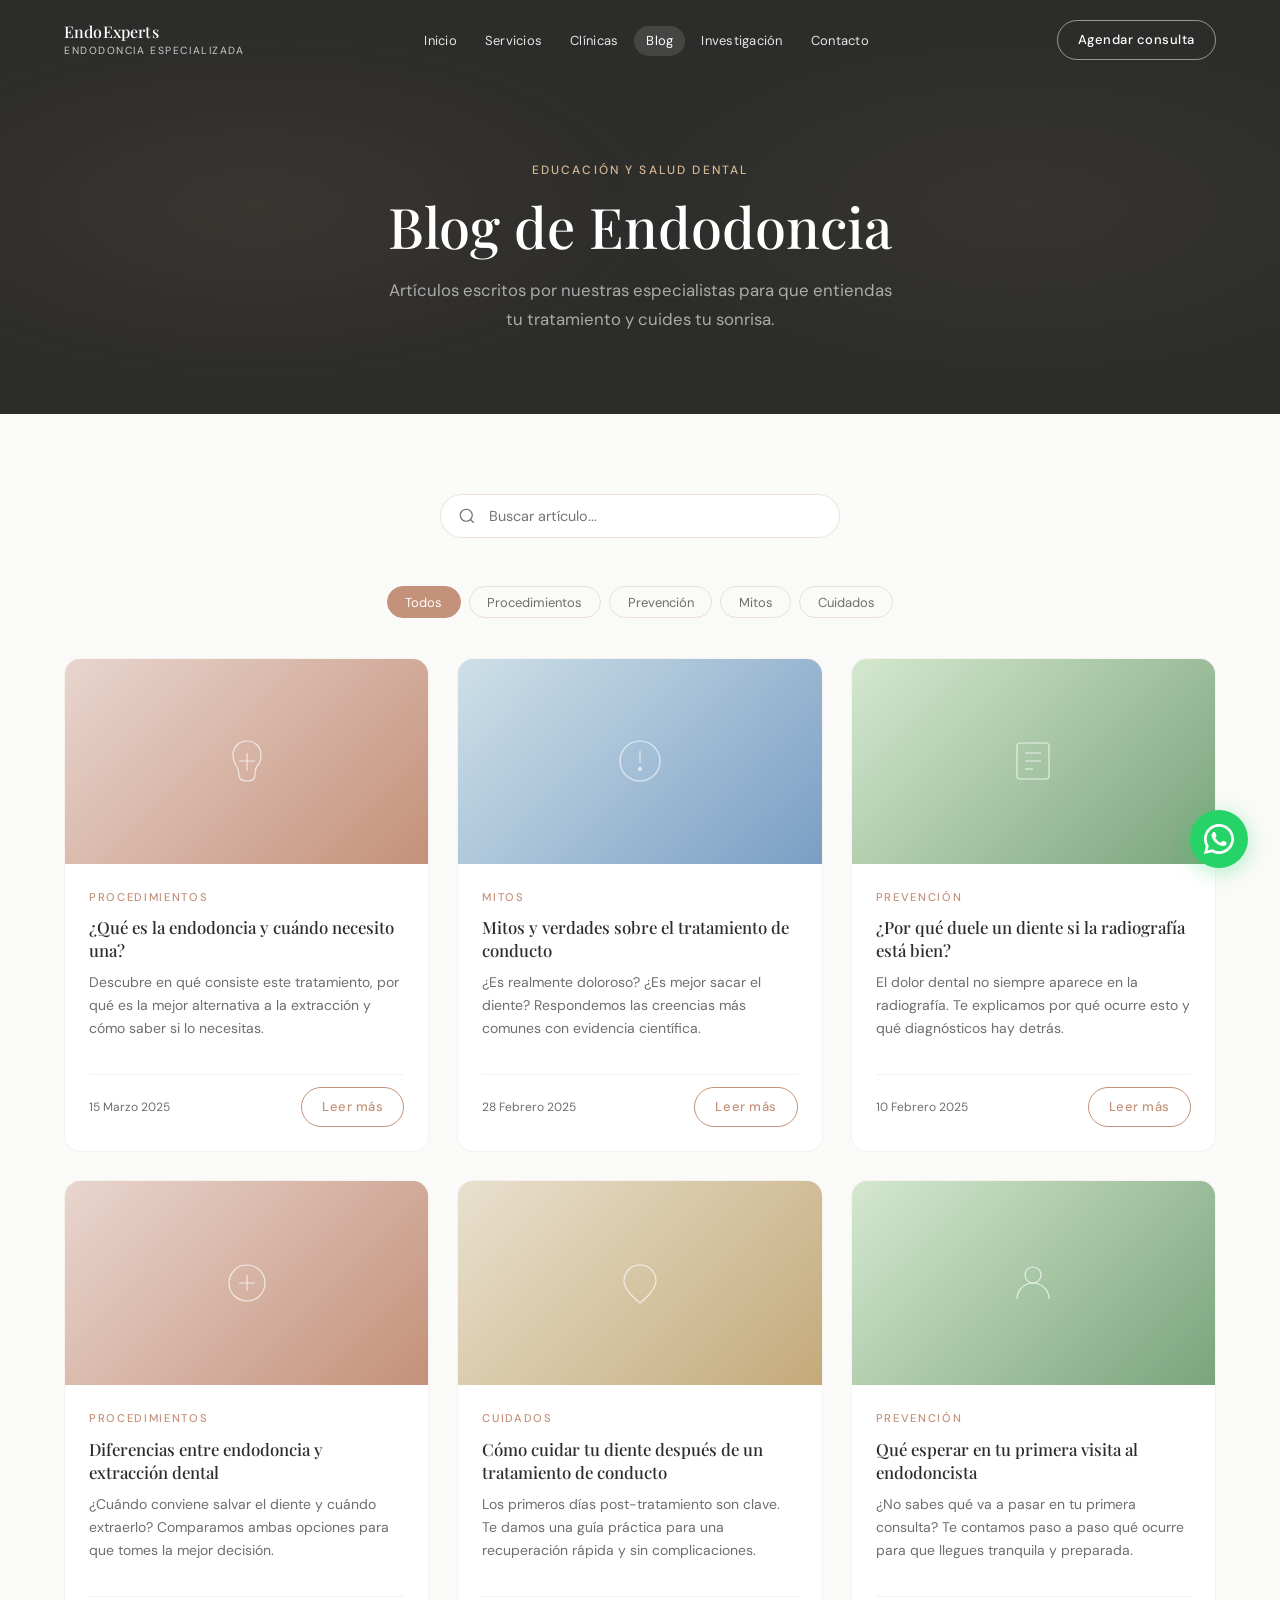
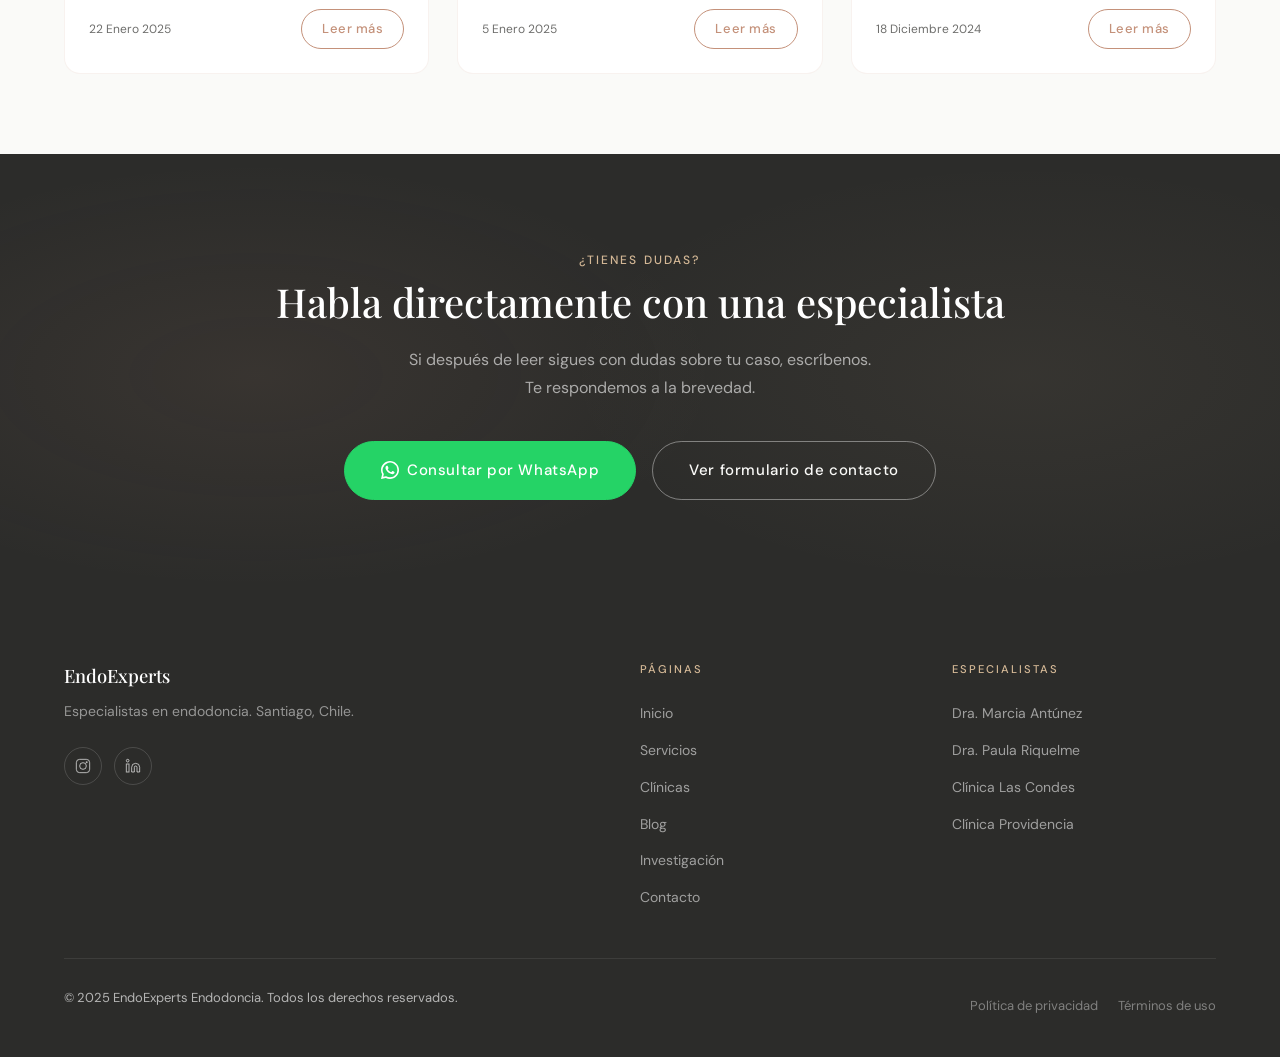
<file: blog.html>
<!DOCTYPE html>
<html lang="es-CL">
<head>
  <meta charset="UTF-8" />
  <meta name="viewport" content="width=device-width, initial-scale=1.0" />
  <title>Blog | EndoExperts · Endodoncia Especializada Santiago</title>
  <meta name="description" content="Artículos sobre endodoncia escritos por especialistas. Aprende sobre tratamiento de conducto, mitos, cuidados y más." />
  <meta property="og:title" content="Blog | EndoExperts Endodoncia" />
  <meta property="og:type" content="website" />
  <link rel="canonical" href="https://endoexperts.cl/blog.html" />
  <link rel="stylesheet" href="styles.css" />
  <link rel="preconnect" href="https://fonts.googleapis.com" />
  <link rel="preconnect" href="https://fonts.gstatic.com" crossorigin />
  <style>
    .blog-hero {
      background: var(--c-carbon);
      padding: 10rem 0 5rem;
      text-align: center;
      position: relative;
      overflow: hidden;
    }
    .blog-hero::before {
      content: '';
      position: absolute;
      inset: 0;
      background:
        radial-gradient(ellipse 60% 80% at 20% 50%, rgba(196,145,122,0.09) 0%, transparent 55%),
        radial-gradient(ellipse 60% 80% at 80% 50%, rgba(212,184,150,0.06) 0%, transparent 55%);
      pointer-events: none;
    }
    .blog-hero__title   { color: var(--c-white); margin-bottom: 1rem; }
    .blog-hero__subtitle {
      color: rgba(255,255,255,0.6);
      max-width: 520px;
      margin-inline: auto;
      font-size: 1.05rem;
      line-height: 1.75;
    }

    /* Blog card imagen placeholder con gradiente */
    .blog-card__image-placeholder {
      width: 100%;
      height: 100%;
      display: flex;
      align-items: center;
      justify-content: center;
    }

    .blog-card__image-placeholder svg {
      width: 32px;
      height: 32px;
      stroke: var(--c-blush-dark);
      fill: none;
      stroke-width: 1.5;
      opacity: 0.5;
    }

    /* Gradientes de color por categoría */
    .blog-card__image[data-cat="Procedimientos"] {
      background: linear-gradient(135deg, #E8D5CE 0%, #C4917A 100%);
    }
    .blog-card__image[data-cat="Prevención"] {
      background: linear-gradient(135deg, #D4E8CE 0%, #7AA47C 100%);
    }
    .blog-card__image[data-cat="Mitos"] {
      background: linear-gradient(135deg, #CEE0E8 0%, #7A9EC4 100%);
    }
    .blog-card__image[data-cat="Cuidados"] {
      background: linear-gradient(135deg, #E8E0CE 0%, #C4AA7A 100%);
    }

    .blog-card__image-icon {
      width: 100%;
      height: 100%;
      display: flex;
      align-items: center;
      justify-content: center;
    }

    .blog-card__image-icon svg {
      width: 48px;
      height: 48px;
      stroke: rgba(255,255,255,0.7);
      fill: none;
      stroke-width: 1.2;
    }

    /* No results */
    .blog-empty {
      text-align: center;
      padding: 4rem 2rem;
      color: var(--text-muted);
      display: none;
    }
    .blog-empty.is-visible { display: block; }
    .blog-empty svg {
      width: 48px;
      height: 48px;
      stroke: var(--c-blush-dark);
      fill: none;
      stroke-width: 1.2;
      margin: 0 auto 1rem;
      display: block;
    }

    /* Featured post (primero más grande) */
    .blog-featured {
      display: grid;
      grid-template-columns: 1.4fr 1fr;
      gap: 2rem;
      margin-bottom: 3rem;
    }

    .blog-featured .blog-card {
      height: 100%;
    }

    .blog-featured .blog-card:first-child .blog-card__image {
      aspect-ratio: 16/10;
    }

    @media (max-width: 1024px) {
      .blog-featured { grid-template-columns: 1fr; }
      .blog__grid { grid-template-columns: 1fr 1fr; }
    }

    @media (max-width: 768px) {
      .blog__grid { grid-template-columns: 1fr; }
      .blog-featured { grid-template-columns: 1fr; }
    }
  </style>
</head>
<body>

<!-- NAVBAR -->
<header class="navbar navbar--transparent" id="navbar" role="banner">
  <div class="container">
    <nav class="navbar__inner" aria-label="Navegación principal">
      <a href="index.html" class="navbar__logo">EndoExperts<span>Endodoncia Especializada</span></a>
      <ul class="navbar__links" role="list">
        <li><a href="index.html" class="navbar__link">Inicio</a></li>
        <li><a href="servicios.html" class="navbar__link">Servicios</a></li>
        <li><a href="clinicas.html" class="navbar__link">Clínicas</a></li>
        <li><a href="blog.html" class="navbar__link navbar__link--active">Blog</a></li>
        <li><a href="investigacion.html" class="navbar__link">Investigación</a></li>
        <li><a href="contacto.html" class="navbar__link">Contacto</a></li>
      </ul>
      <a href="contacto.html" class="btn btn--outline navbar__cta btn--sm">Agendar consulta</a>
      <button class="navbar__toggle" id="navToggle" aria-label="Abrir menú" aria-expanded="false"><span></span><span></span><span></span></button>
    </nav>
  </div>
</header>
<div class="navbar__overlay" id="navOverlay"></div>
<nav class="navbar__drawer" id="navDrawer" aria-label="Menú móvil">
  <a href="index.html" class="navbar__link">Inicio</a>
  <a href="servicios.html" class="navbar__link">Servicios</a>
  <a href="clinicas.html" class="navbar__link">Clínicas</a>
  <a href="blog.html" class="navbar__link navbar__link--active">Blog</a>
  <a href="investigacion.html" class="navbar__link">Investigación</a>
  <a href="contacto.html" class="navbar__link">Contacto</a>
  <a href="contacto.html" class="btn btn--outline navbar__cta">Agendar consulta</a>
</nav>

<main id="main">

<!-- HERO -->
<section class="blog-hero" aria-labelledby="blog-hero-title">
  <div class="container" style="position:relative;z-index:1;">
    <span class="section__eyebrow" style="color:var(--c-champagne);">Educación y salud dental</span>
    <h1 class="blog-hero__title" id="blog-hero-title">Blog de Endodoncia</h1>
    <p class="blog-hero__subtitle">Artículos escritos por nuestras especialistas para que entiendas tu tratamiento y cuides tu sonrisa.</p>
  </div>
</section>

<!-- BLOG -->
<section class="section" aria-labelledby="blog-title">
  <div class="container">

    <!-- Buscador -->
    <div class="blog__search reveal">
      <svg class="blog__search-icon" viewBox="0 0 24 24" aria-hidden="true"><circle cx="11" cy="11" r="8"/><line x1="21" y1="21" x2="16.65" y2="16.65"/></svg>
      <input type="search" id="blogSearch" placeholder="Buscar artículo..." aria-label="Buscar en el blog" />
    </div>

    <!-- Filtros -->
    <div class="blog__filters reveal" role="group" aria-label="Filtrar por categoría">
      <button class="filter-btn is-active" data-filter="todos">Todos</button>
      <button class="filter-btn" data-filter="Procedimientos">Procedimientos</button>
      <button class="filter-btn" data-filter="Prevención">Prevención</button>
      <button class="filter-btn" data-filter="Mitos">Mitos</button>
      <button class="filter-btn" data-filter="Cuidados">Cuidados</button>
    </div>

    <!-- Grid artículos -->
    <div class="blog__grid" id="blogGrid">

      <!-- Artículo 1 -->
      <article class="blog-card reveal" data-category="Procedimientos" data-title="qué es la endodoncia y cuándo necesito una">
        <div class="blog-card__image" data-cat="Procedimientos">
          <div class="blog-card__image-icon">
            <svg viewBox="0 0 48 48" aria-hidden="true"><path d="M24 4C16 4 10 10 10 18c0 4 1 7 3 10s3 5 3 10c0 4 2 6 8 6s8-2 8-6c0-5 1-8 3-10s3-6 3-10c0-8-6-14-14-14z"/><line x1="24" y1="16" x2="24" y2="34"/><line x1="16" y1="24" x2="32" y2="24"/></svg>
          </div>
        </div>
        <div class="blog-card__body">
          <span class="blog-card__category">Procedimientos</span>
          <h2 class="blog-card__title">¿Qué es la endodoncia y cuándo necesito una?</h2>
          <p class="blog-card__excerpt">Descubre en qué consiste este tratamiento, por qué es la mejor alternativa a la extracción y cómo saber si lo necesitas.</p>
          <div class="blog-card__footer">
            <span class="blog-card__date">15 Marzo 2025</span>
            <a href="articulo-1.html" class="btn btn--outline btn--sm">Leer más</a>
          </div>
        </div>
      </article>

      <!-- Artículo 2 -->
      <article class="blog-card reveal reveal--delay-1" data-category="Mitos" data-title="mitos y verdades sobre el tratamiento de conducto">
        <div class="blog-card__image" data-cat="Mitos">
          <div class="blog-card__image-icon">
            <svg viewBox="0 0 48 48" aria-hidden="true"><circle cx="24" cy="24" r="20"/><line x1="24" y1="14" x2="24" y2="26"/><circle cx="24" cy="32" r="2" fill="rgba(255,255,255,0.7)" stroke="none"/></svg>
          </div>
        </div>
        <div class="blog-card__body">
          <span class="blog-card__category">Mitos</span>
          <h2 class="blog-card__title">Mitos y verdades sobre el tratamiento de conducto</h2>
          <p class="blog-card__excerpt">¿Es realmente doloroso? ¿Es mejor sacar el diente? Respondemos las creencias más comunes con evidencia científica.</p>
          <div class="blog-card__footer">
            <span class="blog-card__date">28 Febrero 2025</span>
            <a href="articulo-2.html" class="btn btn--outline btn--sm">Leer más</a>
          </div>
        </div>
      </article>

      <!-- Artículo 3 -->
      <article class="blog-card reveal reveal--delay-2" data-category="Prevención" data-title="por qué duele un diente si la radiografía está bien">
        <div class="blog-card__image" data-cat="Prevención">
          <div class="blog-card__image-icon">
            <svg viewBox="0 0 48 48" aria-hidden="true"><rect x="8" y="6" width="32" height="36" rx="3"/><line x1="16" y1="16" x2="32" y2="16"/><line x1="16" y1="24" x2="32" y2="24"/><line x1="16" y1="32" x2="24" y2="32"/></svg>
          </div>
        </div>
        <div class="blog-card__body">
          <span class="blog-card__category">Prevención</span>
          <h2 class="blog-card__title">¿Por qué duele un diente si la radiografía está bien?</h2>
          <p class="blog-card__excerpt">El dolor dental no siempre aparece en la radiografía. Te explicamos por qué ocurre esto y qué diagnósticos hay detrás.</p>
          <div class="blog-card__footer">
            <span class="blog-card__date">10 Febrero 2025</span>
            <a href="articulo-3.html" class="btn btn--outline btn--sm">Leer más</a>
          </div>
        </div>
      </article>

      <!-- Artículo 4 -->
      <article class="blog-card reveal" data-category="Procedimientos" data-title="diferencias entre endodoncia y extracción dental">
        <div class="blog-card__image" data-cat="Procedimientos">
          <div class="blog-card__image-icon">
            <svg viewBox="0 0 48 48" aria-hidden="true"><path d="M16 24h16M24 16v16"/><circle cx="24" cy="24" r="18"/></svg>
          </div>
        </div>
        <div class="blog-card__body">
          <span class="blog-card__category">Procedimientos</span>
          <h2 class="blog-card__title">Diferencias entre endodoncia y extracción dental</h2>
          <p class="blog-card__excerpt">¿Cuándo conviene salvar el diente y cuándo extraerlo? Comparamos ambas opciones para que tomes la mejor decisión.</p>
          <div class="blog-card__footer">
            <span class="blog-card__date">22 Enero 2025</span>
            <a href="articulo-4.html" class="btn btn--outline btn--sm">Leer más</a>
          </div>
        </div>
      </article>

      <!-- Artículo 5 -->
      <article class="blog-card reveal reveal--delay-1" data-category="Cuidados" data-title="cómo cuidar tu diente después de un tratamiento de conducto">
        <div class="blog-card__image" data-cat="Cuidados">
          <div class="blog-card__image-icon">
            <svg viewBox="0 0 48 48" aria-hidden="true"><path d="M24 6C14 6 8 14 8 22c0 10 16 22 16 22s16-12 16-22C40 14 34 6 24 6z"/></svg>
          </div>
        </div>
        <div class="blog-card__body">
          <span class="blog-card__category">Cuidados</span>
          <h2 class="blog-card__title">Cómo cuidar tu diente después de un tratamiento de conducto</h2>
          <p class="blog-card__excerpt">Los primeros días post-tratamiento son clave. Te damos una guía práctica para una recuperación rápida y sin complicaciones.</p>
          <div class="blog-card__footer">
            <span class="blog-card__date">5 Enero 2025</span>
            <a href="articulo-5.html" class="btn btn--outline btn--sm">Leer más</a>
          </div>
        </div>
      </article>

      <!-- Artículo 6 -->
      <article class="blog-card reveal reveal--delay-2" data-category="Prevención" data-title="qué esperar en tu primera visita al endodoncista">
        <div class="blog-card__image" data-cat="Prevención">
          <div class="blog-card__image-icon">
            <svg viewBox="0 0 48 48" aria-hidden="true"><circle cx="24" cy="16" r="8"/><path d="M8 40c0-8.8 7.2-16 16-16s16 7.2 16 16"/></svg>
          </div>
        </div>
        <div class="blog-card__body">
          <span class="blog-card__category">Prevención</span>
          <h2 class="blog-card__title">Qué esperar en tu primera visita al endodoncista</h2>
          <p class="blog-card__excerpt">¿No sabes qué va a pasar en tu primera consulta? Te contamos paso a paso qué ocurre para que llegues tranquila y preparada.</p>
          <div class="blog-card__footer">
            <span class="blog-card__date">18 Diciembre 2024</span>
            <a href="articulo-6.html" class="btn btn--outline btn--sm">Leer más</a>
          </div>
        </div>
      </article>

    </div>

    <!-- Sin resultados -->
    <div class="blog-empty" id="blogEmpty" aria-live="polite">
      <svg viewBox="0 0 24 24" aria-hidden="true"><circle cx="11" cy="11" r="8"/><line x1="21" y1="21" x2="16.65" y2="16.65"/></svg>
      <p>No encontramos artículos con ese término. Intenta otra búsqueda.</p>
    </div>

  </div>
</section>

<!-- CTA -->
<section class="cta-final" aria-labelledby="blog-cta-title">
  <div class="container" style="position:relative;z-index:1;text-align:center;">
    <span class="section__eyebrow cta-final__eyebrow">¿Tienes dudas?</span>
    <h2 class="cta-final__title" id="blog-cta-title">Habla directamente con una especialista</h2>
    <p class="cta-final__subtitle">Si después de leer sigues con dudas sobre tu caso, escríbenos. Te respondemos a la brevedad.</p>
    <div class="cta-final__buttons">
      <a href="https://wa.me/+569XXXXXXXX?text=Hola%2C%20leí%20el%20blog%20y%20tengo%20una%20pregunta" class="btn btn--whatsapp btn--lg" target="_blank" rel="noopener noreferrer">
        <svg class="icon-wa" viewBox="0 0 24 24" fill="white" aria-hidden="true"><path d="M17.472 14.382c-.297-.149-1.758-.867-2.03-.967-.273-.099-.471-.148-.67.15-.197.297-.767.966-.94 1.164-.173.199-.347.223-.644.075-.297-.15-1.255-.463-2.39-1.475-.883-.788-1.48-1.761-1.653-2.059-.173-.297-.018-.458.13-.606.134-.133.298-.347.446-.52.149-.174.198-.298.298-.497.099-.198.05-.371-.025-.52-.075-.149-.669-1.612-.916-2.207-.242-.579-.487-.5-.669-.51-.173-.008-.371-.01-.57-.01-.198 0-.52.074-.792.372-.272.297-1.04 1.016-1.04 2.479 0 1.462 1.065 2.875 1.213 3.074.149.198 2.096 3.2 5.077 4.487.709.306 1.262.489 1.694.625.712.227 1.36.195 1.871.118.571-.085 1.758-.719 2.006-1.413.248-.694.248-1.289.173-1.413-.074-.124-.272-.198-.57-.347z"/><path d="M12 0C5.373 0 0 5.373 0 12c0 2.107.548 4.086 1.508 5.805L0 24l6.374-1.494A11.953 11.953 0 0012 24c6.627 0 12-5.373 12-12S18.627 0 12 0zm0 21.818a9.818 9.818 0 01-5.003-1.37l-.36-.214-3.727.873.908-3.618-.234-.372A9.818 9.818 0 1112 21.818z"/></svg>
        Consultar por WhatsApp
      </a>
      <a href="contacto.html" class="btn btn--ghost btn--lg">Ver formulario de contacto</a>
    </div>
  </div>
</section>

</main>

<!-- FOOTER -->
<footer class="footer" role="contentinfo">
  <div class="container">
    <div class="footer__grid">
      <div>
        <p class="footer__brand">EndoExperts</p>
        <p class="footer__tagline">Especialistas en endodoncia. Santiago, Chile.</p>
        <div class="footer__social">
          <a href="#" class="footer__social-link" aria-label="Instagram"><svg viewBox="0 0 24 24" aria-hidden="true"><rect x="2" y="2" width="20" height="20" rx="5"/><circle cx="12" cy="12" r="5"/><circle cx="17.5" cy="6.5" r="1.5" fill="currentColor" stroke="none"/></svg></a>
          <a href="#" class="footer__social-link" aria-label="LinkedIn"><svg viewBox="0 0 24 24" aria-hidden="true"><path d="M16 8a6 6 0 016 6v7h-4v-7a2 2 0 00-2-2 2 2 0 00-2 2v7h-4v-7a6 6 0 016-6z"/><rect x="2" y="9" width="4" height="12"/><circle cx="4" cy="4" r="2"/></svg></a>
        </div>
      </div>
      <nav aria-label="Footer"><p class="footer__heading">Páginas</p><ul class="footer__links"><li><a href="index.html" class="footer__link">Inicio</a></li><li><a href="servicios.html" class="footer__link">Servicios</a></li><li><a href="clinicas.html" class="footer__link">Clínicas</a></li><li><a href="blog.html" class="footer__link">Blog</a></li><li><a href="investigacion.html" class="footer__link">Investigación</a></li><li><a href="contacto.html" class="footer__link">Contacto</a></li></ul></nav>
      <div><p class="footer__heading">Especialistas</p><ul class="footer__links"><li><a href="contacto.html" class="footer__link">Dra. Marcia Antúnez</a></li><li><a href="contacto.html" class="footer__link">Dra. Paula Riquelme</a></li><li><a href="clinicas.html" class="footer__link">Clínica Las Condes</a></li><li><a href="clinicas.html" class="footer__link">Clínica Providencia</a></li></ul></div>
    </div>
    <div class="footer__bottom">
      <p class="footer__copy">© 2025 EndoExperts Endodoncia. Todos los derechos reservados.</p>
      <nav class="footer__legal"><a href="#">Política de privacidad</a><a href="#">Términos de uso</a></nav>
    </div>
  </div>
</footer>

<!-- WA FLOTANTE -->
<div class="wa-float" aria-label="Contacto rápido por WhatsApp">
  <div class="wa-float__panel" id="waPanel" role="dialog" aria-hidden="true">
    <p class="wa-float__panel-title">¿Con quién deseas hablar?</p>
    <a href="https://wa.me/+569XXXXXXXX?text=Hola%2C%20quisiera%20consultar%20con%20la%20Dra.%20Marcia%20Antúnez" class="wa-float__option" target="_blank" rel="noopener noreferrer"><div class="wa-float__option-icon" aria-hidden="true">MA</div>Dra. Marcia Antúnez</a>
    <a href="https://wa.me/+569XXXXXXXX?text=Hola%2C%20quisiera%20consultar%20con%20la%20Dra.%20Paula%20Riquelme" class="wa-float__option" target="_blank" rel="noopener noreferrer"><div class="wa-float__option-icon" aria-hidden="true">PR</div>Dra. Paula Riquelme</a>
  </div>
  <button class="wa-float__btn" id="waToggle" aria-label="Abrir WhatsApp" aria-expanded="false">
    <svg viewBox="0 0 24 24" aria-hidden="true"><path d="M17.472 14.382c-.297-.149-1.758-.867-2.03-.967-.273-.099-.471-.148-.67.15-.197.297-.767.966-.94 1.164-.173.199-.347.223-.644.075-.297-.15-1.255-.463-2.39-1.475-.883-.788-1.48-1.761-1.653-2.059-.173-.297-.018-.458.13-.606.134-.133.298-.347.446-.52.149-.174.198-.298.298-.497.099-.198.05-.371-.025-.52-.075-.149-.669-1.612-.916-2.207-.242-.579-.487-.5-.669-.51-.173-.008-.371-.01-.57-.01-.198 0-.52.074-.792.372-.272.297-1.04 1.016-1.04 2.479 0 1.462 1.065 2.875 1.213 3.074.149.198 2.096 3.2 5.077 4.487.709.306 1.262.489 1.694.625.712.227 1.36.195 1.871.118.571-.085 1.758-.719 2.006-1.413.248-.694.248-1.289.173-1.413-.074-.124-.272-.198-.57-.347z"/><path d="M12 0C5.373 0 0 5.373 0 12c0 2.107.548 4.086 1.508 5.805L0 24l6.374-1.494A11.953 11.953 0 0012 24c6.627 0 12-5.373 12-12S18.627 0 12 0zm0 21.818a9.818 9.818 0 01-5.003-1.37l-.36-.214-3.727.873.908-3.618-.234-.372A9.818 9.818 0 1112 21.818z"/></svg>
  </button>
</div>

<script>
(function(){const n=document.getElementById('navbar');function s(){n.classList.toggle('navbar--scrolled',window.scrollY>60);n.classList.toggle('navbar--transparent',window.scrollY<=60);}window.addEventListener('scroll',s,{passive:true});s();})();
(function(){const t=document.getElementById('navToggle'),d=document.getElementById('navDrawer'),o=document.getElementById('navOverlay');function open(){t.classList.add('is-open');d.classList.add('is-open');o.classList.add('is-open');t.setAttribute('aria-expanded','true');document.body.style.overflow='hidden';}function close(){t.classList.remove('is-open');d.classList.remove('is-open');o.classList.remove('is-open');t.setAttribute('aria-expanded','false');document.body.style.overflow='';}t.addEventListener('click',()=>t.classList.contains('is-open')?close():open());o.addEventListener('click',close);document.addEventListener('keydown',e=>{if(e.key==='Escape')close();});})();
(function(){const btn=document.getElementById('waToggle'),panel=document.getElementById('waPanel');btn.addEventListener('click',()=>{const o=panel.classList.toggle('is-open');btn.setAttribute('aria-expanded',o);panel.setAttribute('aria-hidden',!o);});document.addEventListener('click',e=>{if(!e.target.closest('.wa-float')){panel.classList.remove('is-open');btn.setAttribute('aria-expanded','false');panel.setAttribute('aria-hidden','true');}});})();

/* Filtros + Buscador */
(function(){
  const cards   = document.querySelectorAll('.blog-card');
  const filters = document.querySelectorAll('.filter-btn');
  const search  = document.getElementById('blogSearch');
  const empty   = document.getElementById('blogEmpty');
  let activeFilter = 'todos';

  function update() {
    const term = search.value.toLowerCase().trim();
    let visible = 0;

    cards.forEach(card => {
      const cat   = card.getAttribute('data-category');
      const title = card.getAttribute('data-title');
      const matchFilter = activeFilter === 'todos' || cat === activeFilter;
      const matchSearch = !term || title.includes(term) || cat.toLowerCase().includes(term);

      if (matchFilter && matchSearch) {
        card.style.display = '';
        visible++;
      } else {
        card.style.display = 'none';
      }
    });

    empty.classList.toggle('is-visible', visible === 0);
  }

  filters.forEach(btn => {
    btn.addEventListener('click', () => {
      filters.forEach(b => b.classList.remove('is-active'));
      btn.classList.add('is-active');
      activeFilter = btn.getAttribute('data-filter');
      update();
    });
  });

  search.addEventListener('input', update);
})();

/* Reveal */
(function(){const els=document.querySelectorAll('.reveal');const obs=new IntersectionObserver(entries=>{entries.forEach(e=>{if(e.isIntersecting){e.target.classList.add('is-visible');obs.unobserve(e.target);}});},{threshold:0.08});els.forEach(el=>obs.observe(el));})();
</script>
</body>
</html>
</file>
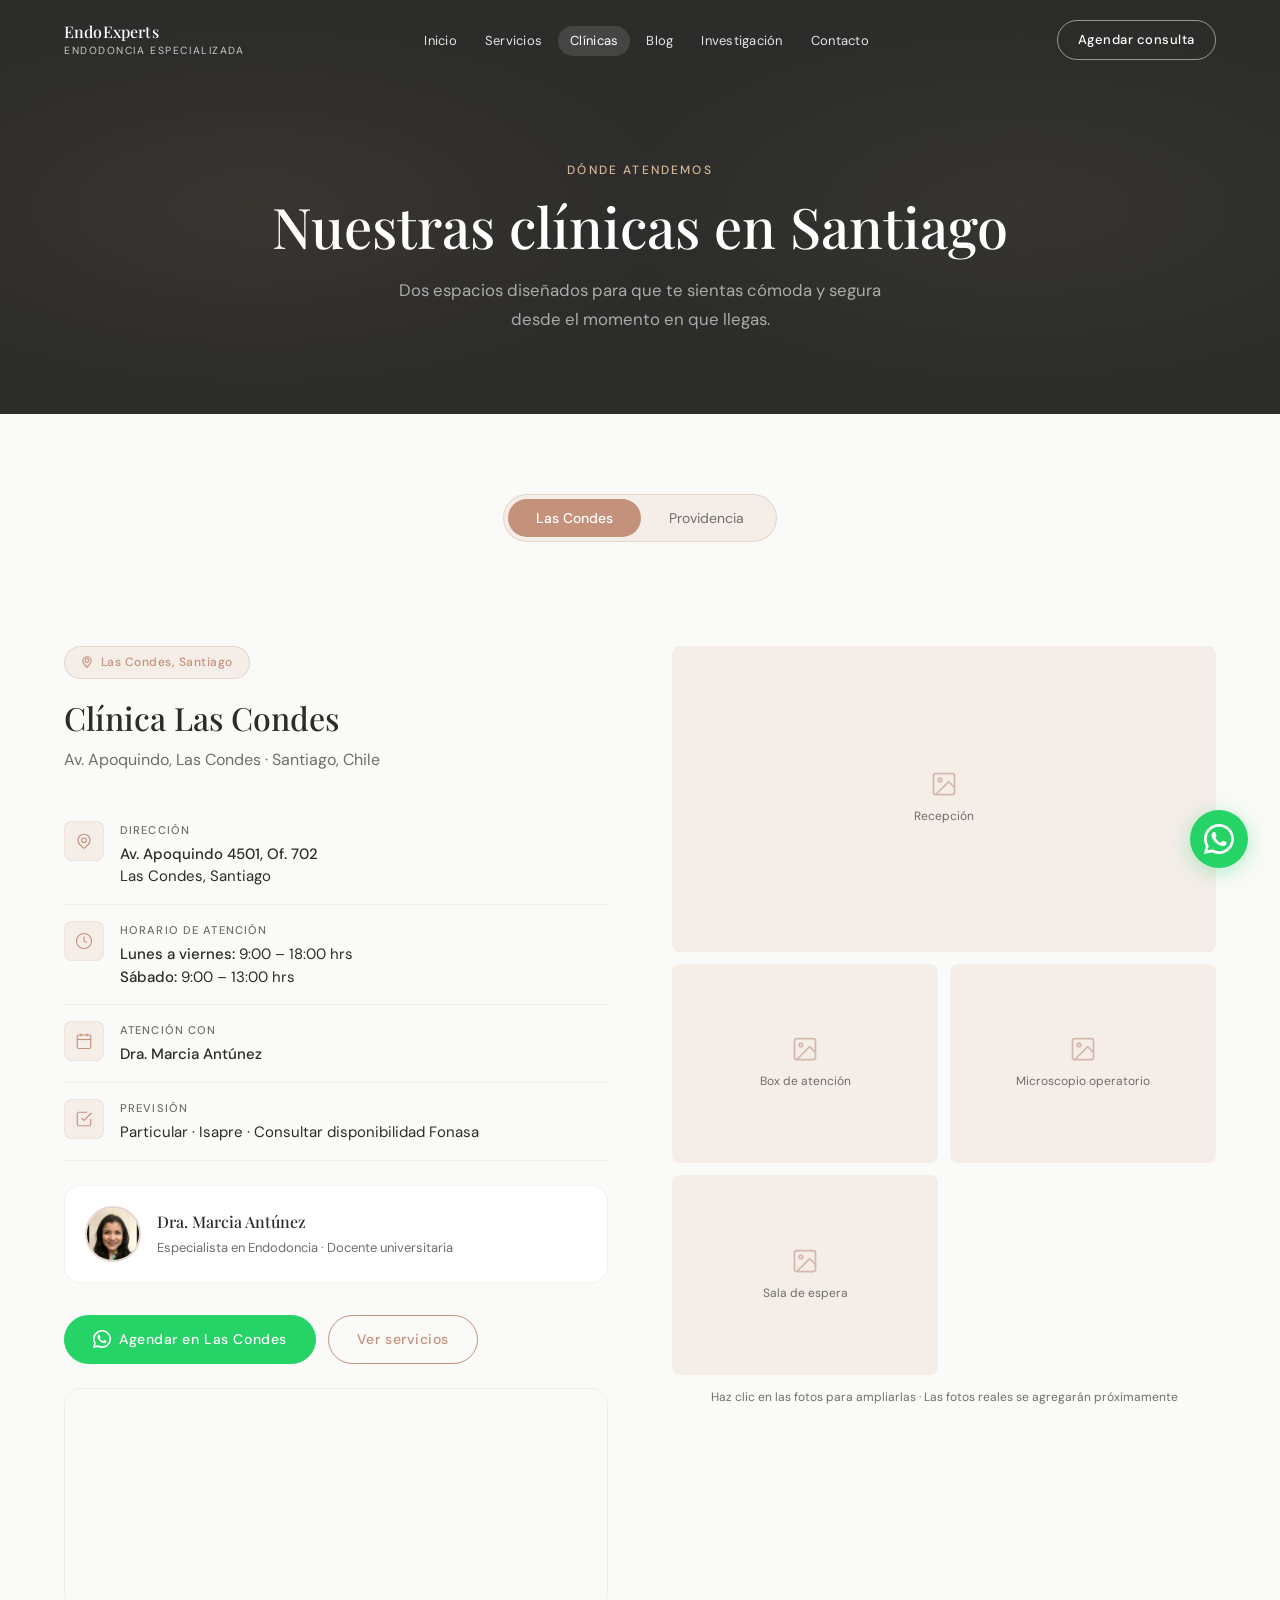
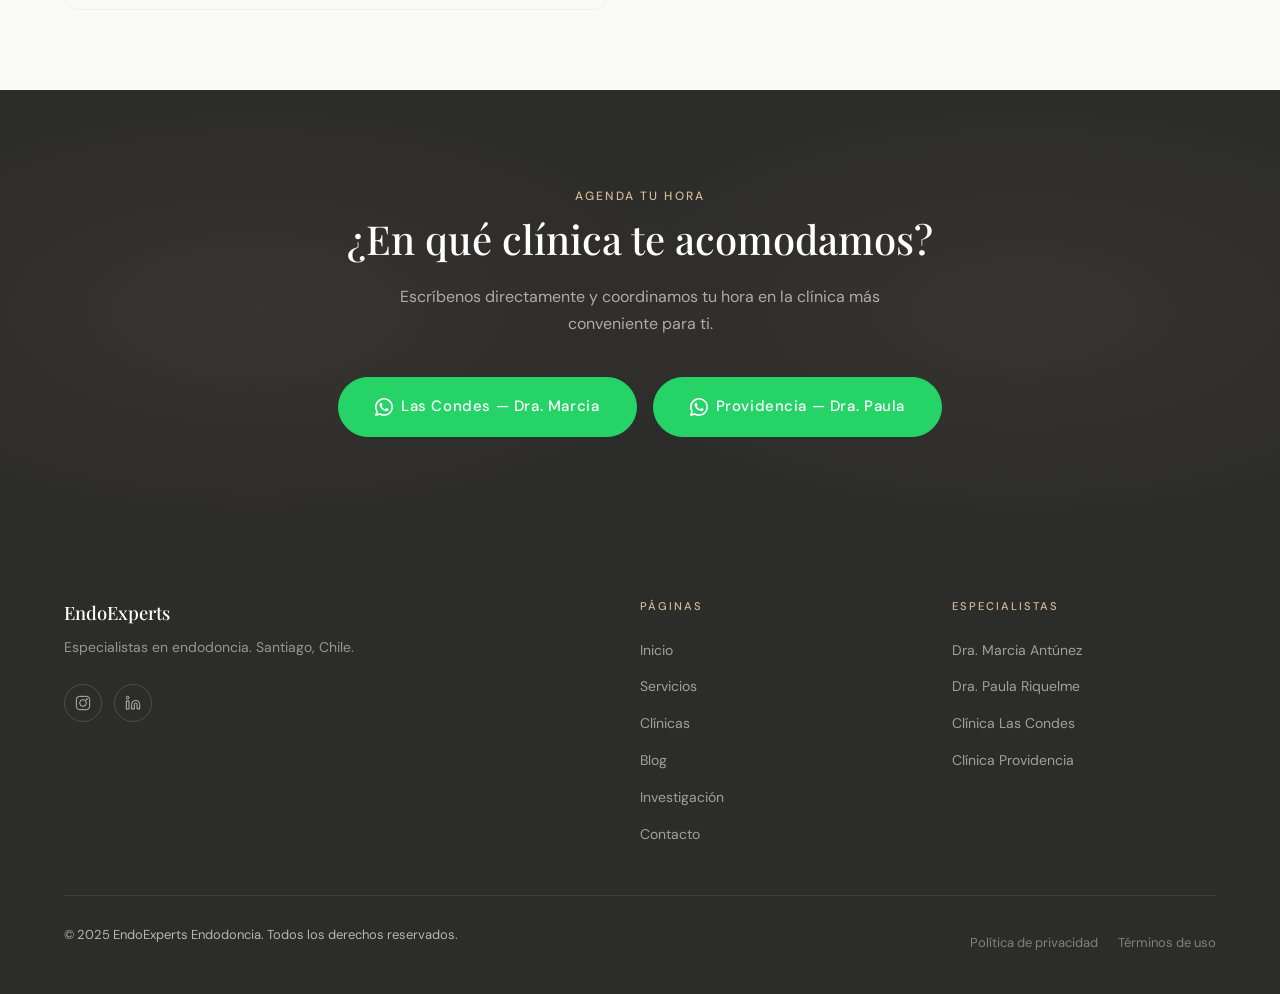
<file: clinicas.html>
<!DOCTYPE html>
<html lang="es-CL">
<head>
  <meta charset="UTF-8" />
  <meta name="viewport" content="width=device-width, initial-scale=1.0" />
  <title>Clínicas | EndoExperts · Endodoncia Las Condes y Providencia</title>
  <meta name="description" content="Visítanos en nuestras dos clínicas en Santiago: Las Condes y Providencia. Atención personalizada en endodoncia especializada." />
  <meta property="og:title" content="Clínicas | EndoExperts Endodoncia" />
  <meta property="og:type" content="website" />
  <link rel="canonical" href="https://endoexperts.cl/clinicas.html" />
  <link rel="stylesheet" href="styles.css" />
  <link rel="preconnect" href="https://fonts.googleapis.com" />
  <link rel="preconnect" href="https://fonts.gstatic.com" crossorigin />
  <style>
    .clinics-hero {
      background: var(--c-carbon);
      padding: 10rem 0 5rem;
      text-align: center;
      position: relative;
      overflow: hidden;
    }
    .clinics-hero::before {
      content: '';
      position: absolute;
      inset: 0;
      background:
        radial-gradient(ellipse 60% 80% at 20% 50%, rgba(196,145,122,0.09) 0%, transparent 55%),
        radial-gradient(ellipse 60% 80% at 80% 50%, rgba(212,184,150,0.06) 0%, transparent 55%);
      pointer-events: none;
    }
    .clinics-hero__title  { color: var(--c-white); margin-bottom: 1rem; }
    .clinics-hero__subtitle {
      color: rgba(255,255,255,0.6);
      max-width: 520px;
      margin-inline: auto;
      font-size: 1.05rem;
      line-height: 1.75;
    }

    /* Tabs */
    .clinics-tabs-wrap {
      display: flex;
      justify-content: center;
      margin-bottom: 3.5rem;
    }

    /* Clinic layout */
    .clinic-section { display: none; }
    .clinic-section.is-active { display: block; }

    .clinic-grid {
      display: grid;
      grid-template-columns: 1fr 1fr;
      gap: 4rem;
      align-items: start;
    }

    /* Info lado izquierdo */
    .clinic-info__badge {
      display: inline-flex;
      align-items: center;
      gap: 0.5rem;
      padding: 0.35rem 1rem;
      background: var(--bg-section);
      border: 1px solid var(--border);
      border-radius: var(--radius-full);
      font-size: 0.75rem;
      font-weight: 500;
      color: var(--accent);
      letter-spacing: 0.04em;
      margin-bottom: 1.25rem;
    }

    .clinic-info__name {
      font-family: var(--font-serif);
      font-size: clamp(1.4rem, 2.5vw, 2rem);
      font-weight: 500;
      margin-bottom: 0.5rem;
      line-height: 1.2;
    }

    .clinic-info__address {
      font-size: 1rem;
      color: var(--text-muted);
      margin-bottom: 2rem;
    }

    .clinic-detail {
      display: flex;
      align-items: flex-start;
      gap: 1rem;
      padding: 1rem 0;
      border-bottom: 1px solid var(--border-light);
    }

    .clinic-detail:last-of-type { border-bottom: none; }

    .clinic-detail__icon {
      width: 40px;
      height: 40px;
      border-radius: var(--radius-md);
      background: var(--bg-section);
      border: 1px solid var(--border-light);
      display: flex;
      align-items: center;
      justify-content: center;
      flex-shrink: 0;
    }

    .clinic-detail__icon svg {
      width: 18px;
      height: 18px;
      stroke: var(--accent);
      fill: none;
      stroke-width: 1.5;
    }

    .clinic-detail__label {
      font-size: 0.7rem;
      font-weight: 500;
      letter-spacing: 0.1em;
      text-transform: uppercase;
      color: var(--text-muted);
      margin-bottom: 0.2rem;
    }

    .clinic-detail__value {
      font-size: 0.9375rem;
      color: var(--text-primary);
      line-height: 1.5;
    }

    .clinic-detail__value strong {
      font-weight: 500;
    }

    .clinic-info__actions {
      display: flex;
      gap: 0.75rem;
      flex-wrap: wrap;
      margin-top: 2rem;
    }

    /* Mapa */
    .clinic-map {
      border-radius: var(--radius-lg);
      overflow: hidden;
      border: 1px solid var(--border-light);
      margin-top: 1.5rem;
    }

    .clinic-map iframe {
      width: 100%;
      height: 220px;
      display: block;
      border: none;
    }

    /* Galería lado derecho */
    .clinic-gallery-grid {
      display: grid;
      grid-template-columns: 1fr 1fr;
      gap: 0.75rem;
    }

    .clinic-gallery-item {
      border-radius: var(--radius-md);
      overflow: hidden;
      aspect-ratio: 4/3;
      background: var(--bg-section);
      cursor: pointer;
      position: relative;
      transition: transform var(--dur) var(--ease);
    }

    .clinic-gallery-item:first-child {
      grid-column: 1 / -1;
      aspect-ratio: 16/9;
    }

    .clinic-gallery-item:hover { transform: scale(1.02); }

    .clinic-gallery-item::after {
      content: '';
      position: absolute;
      inset: 0;
      background: rgba(44,44,42,0);
      transition: background var(--dur) var(--ease);
    }

    .clinic-gallery-item:hover::after {
      background: rgba(44,44,42,0.15);
    }

    .gallery-placeholder {
      width: 100%;
      height: 100%;
      display: flex;
      flex-direction: column;
      align-items: center;
      justify-content: center;
      gap: 0.5rem;
      color: var(--text-muted);
      font-size: 0.75rem;
      font-family: var(--font-sans);
    }

    .gallery-placeholder svg {
      width: 28px;
      height: 28px;
      stroke: var(--c-blush-dark);
      fill: none;
      stroke-width: 1.5;
    }

    /* Doctora card dentro de clínica */
    .clinic-doctor {
      display: flex;
      align-items: center;
      gap: 1rem;
      padding: 1.25rem;
      background: var(--c-white);
      border: 1px solid var(--border-light);
      border-radius: var(--radius-lg);
      margin-top: 1.5rem;
      transition: box-shadow var(--dur) var(--ease);
    }

    .clinic-doctor:hover {
      box-shadow: 0 4px 20px rgba(196,145,122,0.1);
    }

    .clinic-doctor__avatar {
      width: 56px;
      height: 56px;
      border-radius: 50%;
      background: var(--bg-section);
      border: 2px solid var(--c-blush);
      display: flex;
      align-items: center;
      justify-content: center;
      font-family: var(--font-serif);
      font-size: 1rem;
      font-style: italic;
      color: var(--accent);
      flex-shrink: 0;
      overflow: hidden;
    }

    .clinic-doctor__avatar img {
      width: 100%;
      height: 100%;
      object-fit: cover;
      object-position: center top;
    }

    .clinic-doctor__name {
      font-family: var(--font-serif);
      font-size: 1rem;
      font-weight: 500;
      margin-bottom: 0.15rem;
    }

    .clinic-doctor__role {
      font-size: 0.8125rem;
      color: var(--text-muted);
    }

    /* Lightbox */
    .lightbox {
      position: fixed;
      inset: 0;
      background: rgba(44,44,42,0.92);
      z-index: 3000;
      display: flex;
      align-items: center;
      justify-content: center;
      padding: 2rem;
      opacity: 0;
      pointer-events: none;
      transition: opacity 0.3s ease;
    }

    .lightbox.is-open {
      opacity: 1;
      pointer-events: all;
    }

    .lightbox__close {
      position: absolute;
      top: 1.5rem;
      right: 1.5rem;
      width: 40px;
      height: 40px;
      border-radius: 50%;
      background: rgba(255,255,255,0.1);
      border: none;
      color: white;
      font-size: 1.25rem;
      cursor: pointer;
      display: flex;
      align-items: center;
      justify-content: center;
      transition: background var(--dur) ease;
    }

    .lightbox__close:hover { background: rgba(255,255,255,0.2); }

    .lightbox__img {
      max-width: 90vw;
      max-height: 85vh;
      border-radius: var(--radius-lg);
      object-fit: contain;
    }

    .lightbox__placeholder {
      width: min(600px, 85vw);
      aspect-ratio: 16/9;
      background: var(--c-carbon-mid);
      border-radius: var(--radius-lg);
      display: flex;
      flex-direction: column;
      align-items: center;
      justify-content: center;
      gap: 1rem;
      color: rgba(255,255,255,0.5);
      font-size: 0.875rem;
      font-family: var(--font-sans);
    }

    .lightbox__placeholder svg {
      width: 48px;
      height: 48px;
      stroke: rgba(255,255,255,0.3);
      fill: none;
      stroke-width: 1.2;
    }

    @media (max-width: 1024px) {
      .clinic-grid { grid-template-columns: 1fr; gap: 2.5rem; }
    }

    @media (max-width: 768px) {
      .clinic-gallery-grid { grid-template-columns: 1fr 1fr; }
      .clinic-info__actions { flex-direction: column; }
      .clinic-info__actions .btn { justify-content: center; }
    }
  </style>
</head>
<body>

<!-- NAVBAR -->
<header class="navbar navbar--transparent" id="navbar" role="banner">
  <div class="container">
    <nav class="navbar__inner" aria-label="Navegación principal">
      <a href="index.html" class="navbar__logo">EndoExperts<span>Endodoncia Especializada</span></a>
      <ul class="navbar__links" role="list">
        <li><a href="index.html" class="navbar__link">Inicio</a></li>
        <li><a href="servicios.html" class="navbar__link">Servicios</a></li>
        <li><a href="clinicas.html" class="navbar__link navbar__link--active">Clínicas</a></li>
        <li><a href="blog.html" class="navbar__link">Blog</a></li>
        <li><a href="investigacion.html" class="navbar__link">Investigación</a></li>
        <li><a href="contacto.html" class="navbar__link">Contacto</a></li>
      </ul>
      <a href="contacto.html" class="btn btn--outline navbar__cta btn--sm">Agendar consulta</a>
      <button class="navbar__toggle" id="navToggle" aria-label="Abrir menú" aria-expanded="false"><span></span><span></span><span></span></button>
    </nav>
  </div>
</header>
<div class="navbar__overlay" id="navOverlay"></div>
<nav class="navbar__drawer" id="navDrawer" aria-label="Menú móvil">
  <a href="index.html" class="navbar__link">Inicio</a>
  <a href="servicios.html" class="navbar__link">Servicios</a>
  <a href="clinicas.html" class="navbar__link navbar__link--active">Clínicas</a>
  <a href="blog.html" class="navbar__link">Blog</a>
  <a href="investigacion.html" class="navbar__link">Investigación</a>
  <a href="contacto.html" class="navbar__link">Contacto</a>
  <a href="contacto.html" class="btn btn--outline navbar__cta">Agendar consulta</a>
</nav>

<main id="main">

<!-- HERO -->
<section class="clinics-hero" aria-labelledby="clinics-hero-title">
  <div class="container" style="position:relative;z-index:1;">
    <span class="section__eyebrow" style="color:var(--c-champagne);">Dónde atendemos</span>
    <h1 class="clinics-hero__title" id="clinics-hero-title">Nuestras clínicas en Santiago</h1>
    <p class="clinics-hero__subtitle">Dos espacios diseñados para que te sientas cómoda y segura desde el momento en que llegas.</p>
  </div>
</section>

<!-- TABS + CLÍNICAS -->
<section class="section" aria-label="Clínicas">
  <div class="container">

    <!-- Tabs -->
    <div class="clinics-tabs-wrap">
      <div class="clinics__tabs" role="tablist" aria-label="Seleccionar clínica">
        <button class="clinic-tab is-active" role="tab" aria-selected="true" aria-controls="clinica-lascondes" id="tab-lascondes">
          Las Condes
        </button>
        <button class="clinic-tab" role="tab" aria-selected="false" aria-controls="clinica-providencia" id="tab-providencia">
          Providencia
        </button>
      </div>
    </div>

    <!-- ══ CLÍNICA LAS CONDES ══ -->
    <div class="clinic-section is-active" id="clinica-lascondes" role="tabpanel" aria-labelledby="tab-lascondes">
      <div class="clinic-grid">

        <!-- Info -->
        <div>
          <span class="clinic-info__badge">
            <svg viewBox="0 0 16 16" fill="none" stroke="currentColor" stroke-width="1.5" width="12" height="12" aria-hidden="true"><circle cx="8" cy="6" r="2.5"/><path d="M8 1C5 1 2.5 3.2 2.5 6c0 4 5.5 9 5.5 9s5.5-5 5.5-9C13.5 3.2 11 1 8 1z"/></svg>
            Las Condes, Santiago
          </span>

          <h2 class="clinic-info__name">Clínica Las Condes</h2>
          <p class="clinic-info__address">Av. Apoquindo, Las Condes · Santiago, Chile</p>

          <div class="clinic-detail">
            <div class="clinic-detail__icon">
              <svg viewBox="0 0 24 24" aria-hidden="true"><path d="M17.657 16.657L13.414 20.9a1.998 1.998 0 01-2.827 0l-4.244-4.243a8 8 0 1111.314 0z"/><path d="M15 11a3 3 0 11-6 0 3 3 0 016 0z"/></svg>
            </div>
            <div>
              <p class="clinic-detail__label">Dirección</p>
              <p class="clinic-detail__value"><strong>Av. Apoquindo 4501, Of. 702</strong><br/>Las Condes, Santiago</p>
            </div>
          </div>

          <div class="clinic-detail">
            <div class="clinic-detail__icon">
              <svg viewBox="0 0 24 24" aria-hidden="true"><circle cx="12" cy="12" r="10"/><polyline points="12 6 12 12 16 14"/></svg>
            </div>
            <div>
              <p class="clinic-detail__label">Horario de atención</p>
              <p class="clinic-detail__value">
                <strong>Lunes a viernes:</strong> 9:00 – 18:00 hrs<br/>
                <strong>Sábado:</strong> 9:00 – 13:00 hrs
              </p>
            </div>
          </div>

          <div class="clinic-detail">
            <div class="clinic-detail__icon">
              <svg viewBox="0 0 24 24" aria-hidden="true"><rect x="3" y="4" width="18" height="18" rx="2" ry="2"/><line x1="16" y1="2" x2="16" y2="6"/><line x1="8" y1="2" x2="8" y2="6"/><line x1="3" y1="10" x2="21" y2="10"/></svg>
            </div>
            <div>
              <p class="clinic-detail__label">Atención con</p>
              <p class="clinic-detail__value"><strong>Dra. Marcia Antúnez</strong></p>
            </div>
          </div>

          <div class="clinic-detail">
            <div class="clinic-detail__icon">
              <svg viewBox="0 0 24 24" aria-hidden="true"><path d="M9 11l3 3L22 4"/><path d="M21 12v7a2 2 0 01-2 2H5a2 2 0 01-2-2V5a2 2 0 012-2h11"/></svg>
            </div>
            <div>
              <p class="clinic-detail__label">Previsión</p>
              <p class="clinic-detail__value">Particular · Isapre · Consultar disponibilidad Fonasa</p>
            </div>
          </div>

          <!-- Doctora -->
          <div class="clinic-doctor reveal">
            <div class="clinic-doctor__avatar">
              <img src="marcia-antunez.jpg" alt="Dra. Marcia Antúnez" loading="lazy" />
            </div>
            <div>
              <p class="clinic-doctor__name">Dra. Marcia Antúnez</p>
              <p class="clinic-doctor__role">Especialista en Endodoncia · Docente universitaria</p>
            </div>
          </div>

          <!-- Acciones -->
          <div class="clinic-info__actions">
            <a href="https://wa.me/+569XXXXXXXX?text=Hola%2C%20quisiera%20agendar%20en%20la%20clínica%20de%20Las%20Condes%20con%20la%20Dra.%20Marcia%20Antúnez"
               class="btn btn--whatsapp"
               target="_blank" rel="noopener noreferrer">
              <svg class="icon-wa" viewBox="0 0 24 24" fill="white" aria-hidden="true"><path d="M17.472 14.382c-.297-.149-1.758-.867-2.03-.967-.273-.099-.471-.148-.67.15-.197.297-.767.966-.94 1.164-.173.199-.347.223-.644.075-.297-.15-1.255-.463-2.39-1.475-.883-.788-1.48-1.761-1.653-2.059-.173-.297-.018-.458.13-.606.134-.133.298-.347.446-.52.149-.174.198-.298.298-.497.099-.198.05-.371-.025-.52-.075-.149-.669-1.612-.916-2.207-.242-.579-.487-.5-.669-.51-.173-.008-.371-.01-.57-.01-.198 0-.52.074-.792.372-.272.297-1.04 1.016-1.04 2.479 0 1.462 1.065 2.875 1.213 3.074.149.198 2.096 3.2 5.077 4.487.709.306 1.262.489 1.694.625.712.227 1.36.195 1.871.118.571-.085 1.758-.719 2.006-1.413.248-.694.248-1.289.173-1.413-.074-.124-.272-.198-.57-.347z"/><path d="M12 0C5.373 0 0 5.373 0 12c0 2.107.548 4.086 1.508 5.805L0 24l6.374-1.494A11.953 11.953 0 0012 24c6.627 0 12-5.373 12-12S18.627 0 12 0zm0 21.818a9.818 9.818 0 01-5.003-1.37l-.36-.214-3.727.873.908-3.618-.234-.372A9.818 9.818 0 1112 21.818z"/></svg>
              Agendar en Las Condes
            </a>
            <a href="servicios.html" class="btn btn--outline">Ver servicios</a>
          </div>

          <!-- Mapa -->
          <div class="clinic-map">
            <iframe
              src="https://www.google.com/maps/embed?pb=!1m18!1m12!1m3!1d3329.9!2d-70.5986!3d-33.4186!2m3!1f0!2f0!3f0!3m2!1i1024!2i768!4f13.1!3m3!1m2!1s0x0%3A0x0!2zMzPCsDI1JzA3LjAiUyA3MMKwMzUnNTUuMCJX!5e0!3m2!1ses!2scl!4v1234567890"
              allowfullscreen=""
              loading="lazy"
              referrerpolicy="no-referrer-when-downgrade"
              title="Mapa Clínica Las Condes"
              aria-label="Mapa de ubicación Clínica Las Condes">
            </iframe>
          </div>
        </div>

        <!-- Galería -->
        <div class="reveal">
          <div class="clinic-gallery-grid" id="gallery-lascondes">

            <div class="clinic-gallery-item" data-lightbox="true" tabindex="0" role="button" aria-label="Ver foto 1 de la clínica">
              <div class="gallery-placeholder">
                <svg viewBox="0 0 24 24" aria-hidden="true"><rect x="3" y="3" width="18" height="18" rx="2"/><circle cx="8.5" cy="8.5" r="1.5"/><polyline points="21 15 16 10 5 21"/></svg>
                <span>Recepción</span>
              </div>
            </div>

            <div class="clinic-gallery-item" data-lightbox="true" tabindex="0" role="button" aria-label="Ver foto 2 de la clínica">
              <div class="gallery-placeholder">
                <svg viewBox="0 0 24 24" aria-hidden="true"><rect x="3" y="3" width="18" height="18" rx="2"/><circle cx="8.5" cy="8.5" r="1.5"/><polyline points="21 15 16 10 5 21"/></svg>
                <span>Box de atención</span>
              </div>
            </div>

            <div class="clinic-gallery-item" data-lightbox="true" tabindex="0" role="button" aria-label="Ver foto 3 de la clínica">
              <div class="gallery-placeholder">
                <svg viewBox="0 0 24 24" aria-hidden="true"><rect x="3" y="3" width="18" height="18" rx="2"/><circle cx="8.5" cy="8.5" r="1.5"/><polyline points="21 15 16 10 5 21"/></svg>
                <span>Microscopio operatorio</span>
              </div>
            </div>

            <div class="clinic-gallery-item" data-lightbox="true" tabindex="0" role="button" aria-label="Ver foto 4 de la clínica">
              <div class="gallery-placeholder">
                <svg viewBox="0 0 24 24" aria-hidden="true"><rect x="3" y="3" width="18" height="18" rx="2"/><circle cx="8.5" cy="8.5" r="1.5"/><polyline points="21 15 16 10 5 21"/></svg>
                <span>Sala de espera</span>
              </div>
            </div>

          </div>
          <p style="font-size:0.75rem;color:var(--text-muted);margin-top:0.75rem;text-align:center;">
            Haz clic en las fotos para ampliarlas · Las fotos reales se agregarán próximamente
          </p>
        </div>

      </div>
    </div>

    <!-- ══ CLÍNICA PROVIDENCIA ══ -->
    <div class="clinic-section" id="clinica-providencia" role="tabpanel" aria-labelledby="tab-providencia">
      <div class="clinic-grid">

        <!-- Info -->
        <div>
          <span class="clinic-info__badge">
            <svg viewBox="0 0 16 16" fill="none" stroke="currentColor" stroke-width="1.5" width="12" height="12" aria-hidden="true"><circle cx="8" cy="6" r="2.5"/><path d="M8 1C5 1 2.5 3.2 2.5 6c0 4 5.5 9 5.5 9s5.5-5 5.5-9C13.5 3.2 11 1 8 1z"/></svg>
            Providencia, Santiago
          </span>

          <h2 class="clinic-info__name">Clínica Providencia</h2>
          <p class="clinic-info__address">Av. Providencia, Providencia · Santiago, Chile</p>

          <div class="clinic-detail">
            <div class="clinic-detail__icon">
              <svg viewBox="0 0 24 24" aria-hidden="true"><path d="M17.657 16.657L13.414 20.9a1.998 1.998 0 01-2.827 0l-4.244-4.243a8 8 0 1111.314 0z"/><path d="M15 11a3 3 0 11-6 0 3 3 0 016 0z"/></svg>
            </div>
            <div>
              <p class="clinic-detail__label">Dirección</p>
              <p class="clinic-detail__value"><strong>Av. Providencia 1234, Of. 502</strong><br/>Providencia, Santiago</p>
            </div>
          </div>

          <div class="clinic-detail">
            <div class="clinic-detail__icon">
              <svg viewBox="0 0 24 24" aria-hidden="true"><circle cx="12" cy="12" r="10"/><polyline points="12 6 12 12 16 14"/></svg>
            </div>
            <div>
              <p class="clinic-detail__label">Horario de atención</p>
              <p class="clinic-detail__value">
                <strong>Lunes a viernes:</strong> 9:00 – 18:00 hrs<br/>
                <strong>Sábado:</strong> Con cita previa
              </p>
            </div>
          </div>

          <div class="clinic-detail">
            <div class="clinic-detail__icon">
              <svg viewBox="0 0 24 24" aria-hidden="true"><rect x="3" y="4" width="18" height="18" rx="2" ry="2"/><line x1="16" y1="2" x2="16" y2="6"/><line x1="8" y1="2" x2="8" y2="6"/><line x1="3" y1="10" x2="21" y2="10"/></svg>
            </div>
            <div>
              <p class="clinic-detail__label">Atención con</p>
              <p class="clinic-detail__value"><strong>Dra. Paula Riquelme</strong></p>
            </div>
          </div>

          <div class="clinic-detail">
            <div class="clinic-detail__icon">
              <svg viewBox="0 0 24 24" aria-hidden="true"><path d="M9 11l3 3L22 4"/><path d="M21 12v7a2 2 0 01-2 2H5a2 2 0 01-2-2V5a2 2 0 012-2h11"/></svg>
            </div>
            <div>
              <p class="clinic-detail__label">Previsión</p>
              <p class="clinic-detail__value">Particular · Isapre · Consultar disponibilidad Fonasa</p>
            </div>
          </div>

          <!-- Doctora -->
          <div class="clinic-doctor reveal">
            <div class="clinic-doctor__avatar">
              <img src="paula-riquelme.jpg" alt="Dra. Paula Riquelme" loading="lazy" />
            </div>
            <div>
              <p class="clinic-doctor__name">Dra. Paula Riquelme</p>
              <p class="clinic-doctor__role">Especialista en Endodoncia · Investigadora</p>
            </div>
          </div>

          <!-- Acciones -->
          <div class="clinic-info__actions">
            <a href="https://wa.me/+569XXXXXXXX?text=Hola%2C%20quisiera%20agendar%20en%20la%20clínica%20de%20Providencia%20con%20la%20Dra.%20Paula%20Riquelme"
               class="btn btn--whatsapp"
               target="_blank" rel="noopener noreferrer">
              <svg class="icon-wa" viewBox="0 0 24 24" fill="white" aria-hidden="true"><path d="M17.472 14.382c-.297-.149-1.758-.867-2.03-.967-.273-.099-.471-.148-.67.15-.197.297-.767.966-.94 1.164-.173.199-.347.223-.644.075-.297-.15-1.255-.463-2.39-1.475-.883-.788-1.48-1.761-1.653-2.059-.173-.297-.018-.458.13-.606.134-.133.298-.347.446-.52.149-.174.198-.298.298-.497.099-.198.05-.371-.025-.52-.075-.149-.669-1.612-.916-2.207-.242-.579-.487-.5-.669-.51-.173-.008-.371-.01-.57-.01-.198 0-.52.074-.792.372-.272.297-1.04 1.016-1.04 2.479 0 1.462 1.065 2.875 1.213 3.074.149.198 2.096 3.2 5.077 4.487.709.306 1.262.489 1.694.625.712.227 1.36.195 1.871.118.571-.085 1.758-.719 2.006-1.413.248-.694.248-1.289.173-1.413-.074-.124-.272-.198-.57-.347z"/><path d="M12 0C5.373 0 0 5.373 0 12c0 2.107.548 4.086 1.508 5.805L0 24l6.374-1.494A11.953 11.953 0 0012 24c6.627 0 12-5.373 12-12S18.627 0 12 0zm0 21.818a9.818 9.818 0 01-5.003-1.37l-.36-.214-3.727.873.908-3.618-.234-.372A9.818 9.818 0 1112 21.818z"/></svg>
              Agendar en Providencia
            </a>
            <a href="servicios.html" class="btn btn--outline">Ver servicios</a>
          </div>

          <!-- Mapa -->
          <div class="clinic-map">
            <iframe
              src="https://www.google.com/maps/embed?pb=!1m18!1m12!1m3!1d3329.5!2d-70.6186!3d-33.4286!2m3!1f0!2f0!3f0!3m2!1i1024!2i768!4f13.1!3m3!1m2!1s0x0%3A0x0!2zMzPCsDI1JzQzLjAiUyA3MMKwMzcnMDcuMCJX!5e0!3m2!1ses!2scl!4v1234567891"
              allowfullscreen=""
              loading="lazy"
              referrerpolicy="no-referrer-when-downgrade"
              title="Mapa Clínica Providencia"
              aria-label="Mapa de ubicación Clínica Providencia">
            </iframe>
          </div>
        </div>

        <!-- Galería -->
        <div class="reveal">
          <div class="clinic-gallery-grid" id="gallery-providencia">

            <div class="clinic-gallery-item" data-lightbox="true" tabindex="0" role="button" aria-label="Ver foto 1 de la clínica">
              <div class="gallery-placeholder">
                <svg viewBox="0 0 24 24" aria-hidden="true"><rect x="3" y="3" width="18" height="18" rx="2"/><circle cx="8.5" cy="8.5" r="1.5"/><polyline points="21 15 16 10 5 21"/></svg>
                <span>Recepción</span>
              </div>
            </div>

            <div class="clinic-gallery-item" data-lightbox="true" tabindex="0" role="button" aria-label="Ver foto 2 de la clínica">
              <div class="gallery-placeholder">
                <svg viewBox="0 0 24 24" aria-hidden="true"><rect x="3" y="3" width="18" height="18" rx="2"/><circle cx="8.5" cy="8.5" r="1.5"/><polyline points="21 15 16 10 5 21"/></svg>
                <span>Box de atención</span>
              </div>
            </div>

            <div class="clinic-gallery-item" data-lightbox="true" tabindex="0" role="button" aria-label="Ver foto 3 de la clínica">
              <div class="gallery-placeholder">
                <svg viewBox="0 0 24 24" aria-hidden="true"><rect x="3" y="3" width="18" height="18" rx="2"/><circle cx="8.5" cy="8.5" r="1.5"/><polyline points="21 15 16 10 5 21"/></svg>
                <span>Microscopio operatorio</span>
              </div>
            </div>

            <div class="clinic-gallery-item" data-lightbox="true" tabindex="0" role="button" aria-label="Ver foto 4 de la clínica">
              <div class="gallery-placeholder">
                <svg viewBox="0 0 24 24" aria-hidden="true"><rect x="3" y="3" width="18" height="18" rx="2"/><circle cx="8.5" cy="8.5" r="1.5"/><polyline points="21 15 16 10 5 21"/></svg>
                <span>Sala de espera</span>
              </div>
            </div>

          </div>
          <p style="font-size:0.75rem;color:var(--text-muted);margin-top:0.75rem;text-align:center;">
            Haz clic en las fotos para ampliarlas · Las fotos reales se agregarán próximamente
          </p>
        </div>

      </div>
    </div>

  </div>
</section>

<!-- CTA -->
<section class="cta-final" aria-labelledby="clinics-cta-title">
  <div class="container" style="position:relative;z-index:1;text-align:center;">
    <span class="section__eyebrow cta-final__eyebrow">Agenda tu hora</span>
    <h2 class="cta-final__title" id="clinics-cta-title">¿En qué clínica te acomodamos?</h2>
    <p class="cta-final__subtitle">Escríbenos directamente y coordinamos tu hora en la clínica más conveniente para ti.</p>
    <div class="cta-final__buttons">
      <a href="https://wa.me/+569XXXXXXXX?text=Hola%2C%20quisiera%20agendar%20en%20Las%20Condes%20con%20la%20Dra.%20Marcia%20Antúnez" class="btn btn--whatsapp btn--lg" target="_blank" rel="noopener noreferrer">
        <svg class="icon-wa" viewBox="0 0 24 24" fill="white" aria-hidden="true"><path d="M17.472 14.382c-.297-.149-1.758-.867-2.03-.967-.273-.099-.471-.148-.67.15-.197.297-.767.966-.94 1.164-.173.199-.347.223-.644.075-.297-.15-1.255-.463-2.39-1.471-.883-.788-1.48-1.761-1.653-2.059-.173-.297-.018-.458.13-.606.134-.133.298-.347.446-.52.149-.174.198-.298.298-.497.099-.198.05-.371-.025-.52-.075-.149-.669-1.612-.916-2.207-.242-.579-.487-.5-.669-.51-.173-.008-.371-.01-.57-.01-.198 0-.52.074-.792.372-.272.297-1.04 1.016-1.04 2.479 0 1.462 1.065 2.875 1.213 3.074.149.198 2.096 3.2 5.077 4.487.709.306 1.262.489 1.694.625.712.227 1.36.195 1.871.118.571-.085 1.758-.719 2.006-1.413.248-.694.248-1.289.173-1.413-.074-.124-.272-.198-.57-.347z"/><path d="M12 0C5.373 0 0 5.373 0 12c0 2.107.548 4.086 1.508 5.805L0 24l6.374-1.494A11.953 11.953 0 0012 24c6.627 0 12-5.373 12-12S18.627 0 12 0zm0 21.818a9.818 9.818 0 01-5.003-1.37l-.36-.214-3.727.873.908-3.618-.234-.372A9.818 9.818 0 1112 21.818z"/></svg>
        Las Condes — Dra. Marcia
      </a>
      <a href="https://wa.me/+569XXXXXXXX?text=Hola%2C%20quisiera%20agendar%20en%20Providencia%20con%20la%20Dra.%20Paula%20Riquelme" class="btn btn--whatsapp btn--lg" target="_blank" rel="noopener noreferrer">
        <svg class="icon-wa" viewBox="0 0 24 24" fill="white" aria-hidden="true"><path d="M17.472 14.382c-.297-.149-1.758-.867-2.03-.967-.273-.099-.471-.148-.67.15-.197.297-.767.966-.94 1.164-.173.199-.347.223-.644.075-.297-.15-1.255-.463-2.39-1.475-.883-.788-1.48-1.761-1.653-2.059-.173-.297-.018-.458.13-.606.134-.133.298-.347.446-.52.149-.174.198-.298.298-.497.099-.198.05-.371-.025-.52-.075-.149-.669-1.612-.916-2.207-.242-.579-.487-.5-.669-.51-.173-.008-.371-.01-.57-.01-.198 0-.52.074-.792.372-.272.297-1.04 1.016-1.04 2.479 0 1.462 1.065 2.875 1.213 3.074.149.198 2.096 3.2 5.077 4.487.709.306 1.262.489 1.694.625.712.227 1.36.195 1.871.118.571-.085 1.758-.719 2.006-1.413.248-.694.248-1.289.173-1.413-.074-.124-.272-.198-.57-.347z"/><path d="M12 0C5.373 0 0 5.373 0 12c0 2.107.548 4.086 1.508 5.805L0 24l6.374-1.494A11.953 11.953 0 0012 24c6.627 0 12-5.373 12-12S18.627 0 12 0zm0 21.818a9.818 9.818 0 01-5.003-1.37l-.36-.214-3.727.873.908-3.618-.234-.372A9.818 9.818 0 1112 21.818z"/></svg>
        Providencia — Dra. Paula
      </a>
    </div>
  </div>
</section>

</main>

<!-- FOOTER -->
<footer class="footer" role="contentinfo">
  <div class="container">
    <div class="footer__grid">
      <div>
        <p class="footer__brand">EndoExperts</p>
        <p class="footer__tagline">Especialistas en endodoncia. Santiago, Chile.</p>
        <div class="footer__social">
          <a href="#" class="footer__social-link" aria-label="Instagram"><svg viewBox="0 0 24 24" aria-hidden="true"><rect x="2" y="2" width="20" height="20" rx="5"/><circle cx="12" cy="12" r="5"/><circle cx="17.5" cy="6.5" r="1.5" fill="currentColor" stroke="none"/></svg></a>
          <a href="#" class="footer__social-link" aria-label="LinkedIn"><svg viewBox="0 0 24 24" aria-hidden="true"><path d="M16 8a6 6 0 016 6v7h-4v-7a2 2 0 00-2-2 2 2 0 00-2 2v7h-4v-7a6 6 0 016-6z"/><rect x="2" y="9" width="4" height="12"/><circle cx="4" cy="4" r="2"/></svg></a>
        </div>
      </div>
      <nav aria-label="Footer"><p class="footer__heading">Páginas</p><ul class="footer__links"><li><a href="index.html" class="footer__link">Inicio</a></li><li><a href="servicios.html" class="footer__link">Servicios</a></li><li><a href="clinicas.html" class="footer__link">Clínicas</a></li><li><a href="blog.html" class="footer__link">Blog</a></li><li><a href="investigacion.html" class="footer__link">Investigación</a></li><li><a href="contacto.html" class="footer__link">Contacto</a></li></ul></nav>
      <div><p class="footer__heading">Especialistas</p><ul class="footer__links"><li><a href="contacto.html" class="footer__link">Dra. Marcia Antúnez</a></li><li><a href="contacto.html" class="footer__link">Dra. Paula Riquelme</a></li><li><a href="clinicas.html" class="footer__link">Clínica Las Condes</a></li><li><a href="clinicas.html" class="footer__link">Clínica Providencia</a></li></ul></div>
    </div>
    <div class="footer__bottom">
      <p class="footer__copy">© 2025 EndoExperts Endodoncia. Todos los derechos reservados.</p>
      <nav class="footer__legal"><a href="#">Política de privacidad</a><a href="#">Términos de uso</a></nav>
    </div>
  </div>
</footer>

<!-- LIGHTBOX -->
<div class="lightbox" id="lightbox" role="dialog" aria-modal="true" aria-label="Ver foto ampliada" aria-hidden="true">
  <button class="lightbox__close" id="lightboxClose" aria-label="Cerrar">✕</button>
  <div class="lightbox__placeholder">
    <svg viewBox="0 0 24 24" aria-hidden="true"><rect x="3" y="3" width="18" height="18" rx="2"/><circle cx="8.5" cy="8.5" r="1.5"/><polyline points="21 15 16 10 5 21"/></svg>
    Aquí irá la foto real de la clínica
  </div>
</div>

<!-- WA FLOTANTE -->
<div class="wa-float" aria-label="Contacto rápido por WhatsApp">
  <div class="wa-float__panel" id="waPanel" role="dialog" aria-hidden="true">
    <p class="wa-float__panel-title">¿Con quién deseas hablar?</p>
    <a href="https://wa.me/+569XXXXXXXX?text=Hola%2C%20quisiera%20consultar%20con%20la%20Dra.%20Marcia%20Antúnez" class="wa-float__option" target="_blank" rel="noopener noreferrer"><div class="wa-float__option-icon" aria-hidden="true">MA</div>Dra. Marcia Antúnez</a>
    <a href="https://wa.me/+569XXXXXXXX?text=Hola%2C%20quisiera%20consultar%20con%20la%20Dra.%20Paula%20Riquelme" class="wa-float__option" target="_blank" rel="noopener noreferrer"><div class="wa-float__option-icon" aria-hidden="true">PR</div>Dra. Paula Riquelme</a>
  </div>
  <button class="wa-float__btn" id="waToggle" aria-label="Abrir WhatsApp" aria-expanded="false">
    <svg viewBox="0 0 24 24" aria-hidden="true"><path d="M17.472 14.382c-.297-.149-1.758-.867-2.03-.967-.273-.099-.471-.148-.67.15-.197.297-.767.966-.94 1.164-.173.199-.347.223-.644.075-.297-.15-1.255-.463-2.39-1.475-.883-.788-1.48-1.761-1.653-2.059-.173-.297-.018-.458.13-.606.134-.133.298-.347.446-.52.149-.174.198-.298.298-.497.099-.198.05-.371-.025-.52-.075-.149-.669-1.612-.916-2.207-.242-.579-.487-.5-.669-.51-.173-.008-.371-.01-.57-.01-.198 0-.52.074-.792.372-.272.297-1.04 1.016-1.04 2.479 0 1.462 1.065 2.875 1.213 3.074.149.198 2.096 3.2 5.077 4.487.709.306 1.262.489 1.694.625.712.227 1.36.195 1.871.118.571-.085 1.758-.719 2.006-1.413.248-.694.248-1.289.173-1.413-.074-.124-.272-.198-.57-.347z"/><path d="M12 0C5.373 0 0 5.373 0 12c0 2.107.548 4.086 1.508 5.805L0 24l6.374-1.494A11.953 11.953 0 0012 24c6.627 0 12-5.373 12-12S18.627 0 12 0zm0 21.818a9.818 9.818 0 01-5.003-1.37l-.36-.214-3.727.873.908-3.618-.234-.372A9.818 9.818 0 1112 21.818z"/></svg>
  </button>
</div>

<script>
(function(){const n=document.getElementById('navbar');function s(){n.classList.toggle('navbar--scrolled',window.scrollY>60);n.classList.toggle('navbar--transparent',window.scrollY<=60);}window.addEventListener('scroll',s,{passive:true});s();})();
(function(){const t=document.getElementById('navToggle'),d=document.getElementById('navDrawer'),o=document.getElementById('navOverlay');function open(){t.classList.add('is-open');d.classList.add('is-open');o.classList.add('is-open');t.setAttribute('aria-expanded','true');document.body.style.overflow='hidden';}function close(){t.classList.remove('is-open');d.classList.remove('is-open');o.classList.remove('is-open');t.setAttribute('aria-expanded','false');document.body.style.overflow='';}t.addEventListener('click',()=>t.classList.contains('is-open')?close():open());o.addEventListener('click',close);document.addEventListener('keydown',e=>{if(e.key==='Escape')close();});})();
(function(){const btn=document.getElementById('waToggle'),panel=document.getElementById('waPanel');btn.addEventListener('click',()=>{const o=panel.classList.toggle('is-open');btn.setAttribute('aria-expanded',o);panel.setAttribute('aria-hidden',!o);});document.addEventListener('click',e=>{if(!e.target.closest('.wa-float')){panel.classList.remove('is-open');btn.setAttribute('aria-expanded','false');panel.setAttribute('aria-hidden','true');}});})();

/* Tabs */
(function(){
  const tabs = document.querySelectorAll('.clinic-tab');
  const panels = document.querySelectorAll('.clinic-section');
  tabs.forEach(tab => {
    tab.addEventListener('click', () => {
      tabs.forEach(t => { t.classList.remove('is-active'); t.setAttribute('aria-selected','false'); });
      panels.forEach(p => p.classList.remove('is-active'));
      tab.classList.add('is-active');
      tab.setAttribute('aria-selected','true');
      const target = tab.getAttribute('aria-controls');
      document.getElementById(target).classList.add('is-active');
    });
  });
})();

/* Lightbox */
(function(){
  const lb = document.getElementById('lightbox');
  const close = document.getElementById('lightboxClose');
  document.querySelectorAll('.clinic-gallery-item').forEach(item => {
    item.addEventListener('click', () => {
      lb.classList.add('is-open');
      lb.setAttribute('aria-hidden','false');
      document.body.style.overflow = 'hidden';
    });
    item.addEventListener('keydown', e => { if(e.key==='Enter'||e.key===' ') item.click(); });
  });
  function closeLb() {
    lb.classList.remove('is-open');
    lb.setAttribute('aria-hidden','true');
    document.body.style.overflow = '';
  }
  close.addEventListener('click', closeLb);
  lb.addEventListener('click', e => { if(e.target===lb) closeLb(); });
  document.addEventListener('keydown', e => { if(e.key==='Escape') closeLb(); });
})();

/* Reveal */
(function(){const els=document.querySelectorAll('.reveal');const obs=new IntersectionObserver(entries=>{entries.forEach(e=>{if(e.isIntersecting){e.target.classList.add('is-visible');obs.unobserve(e.target);}});},{threshold:0.12});els.forEach(el=>obs.observe(el));})();
</script>
</body>
</html>
</file>
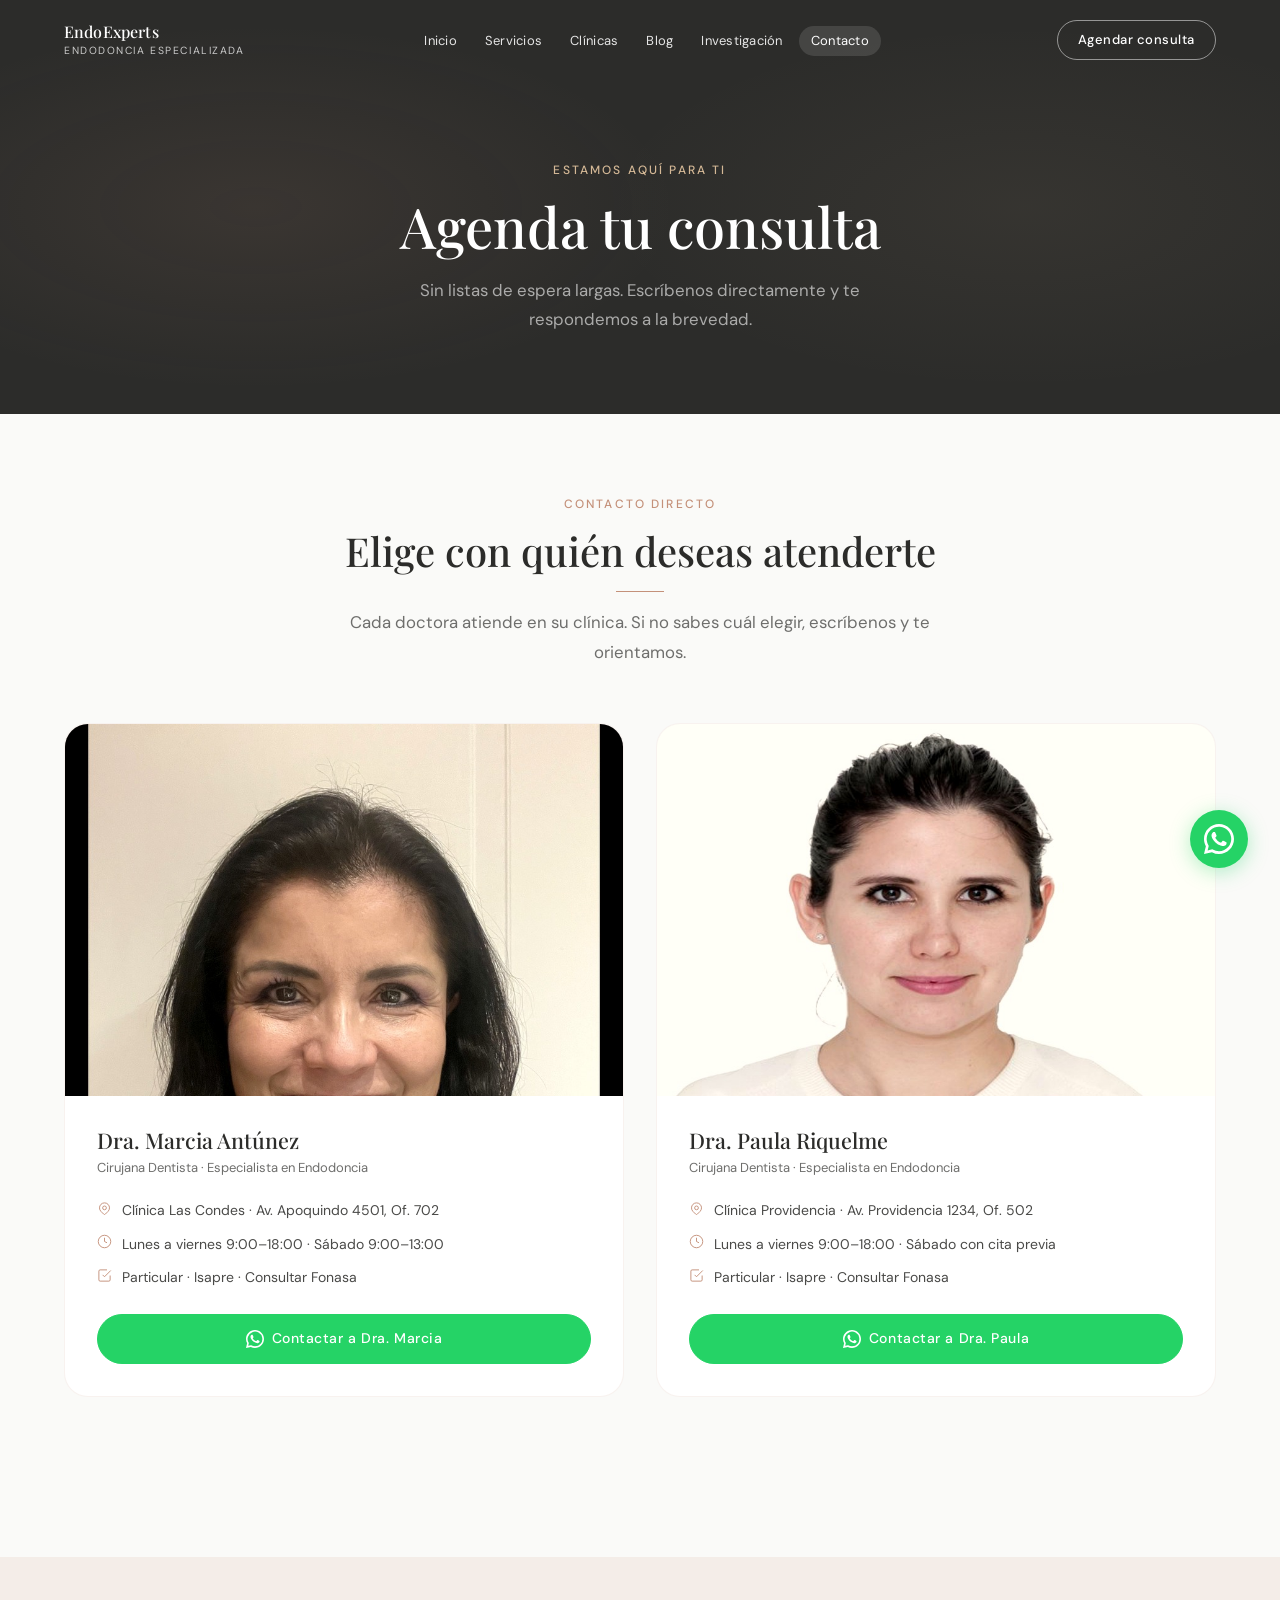
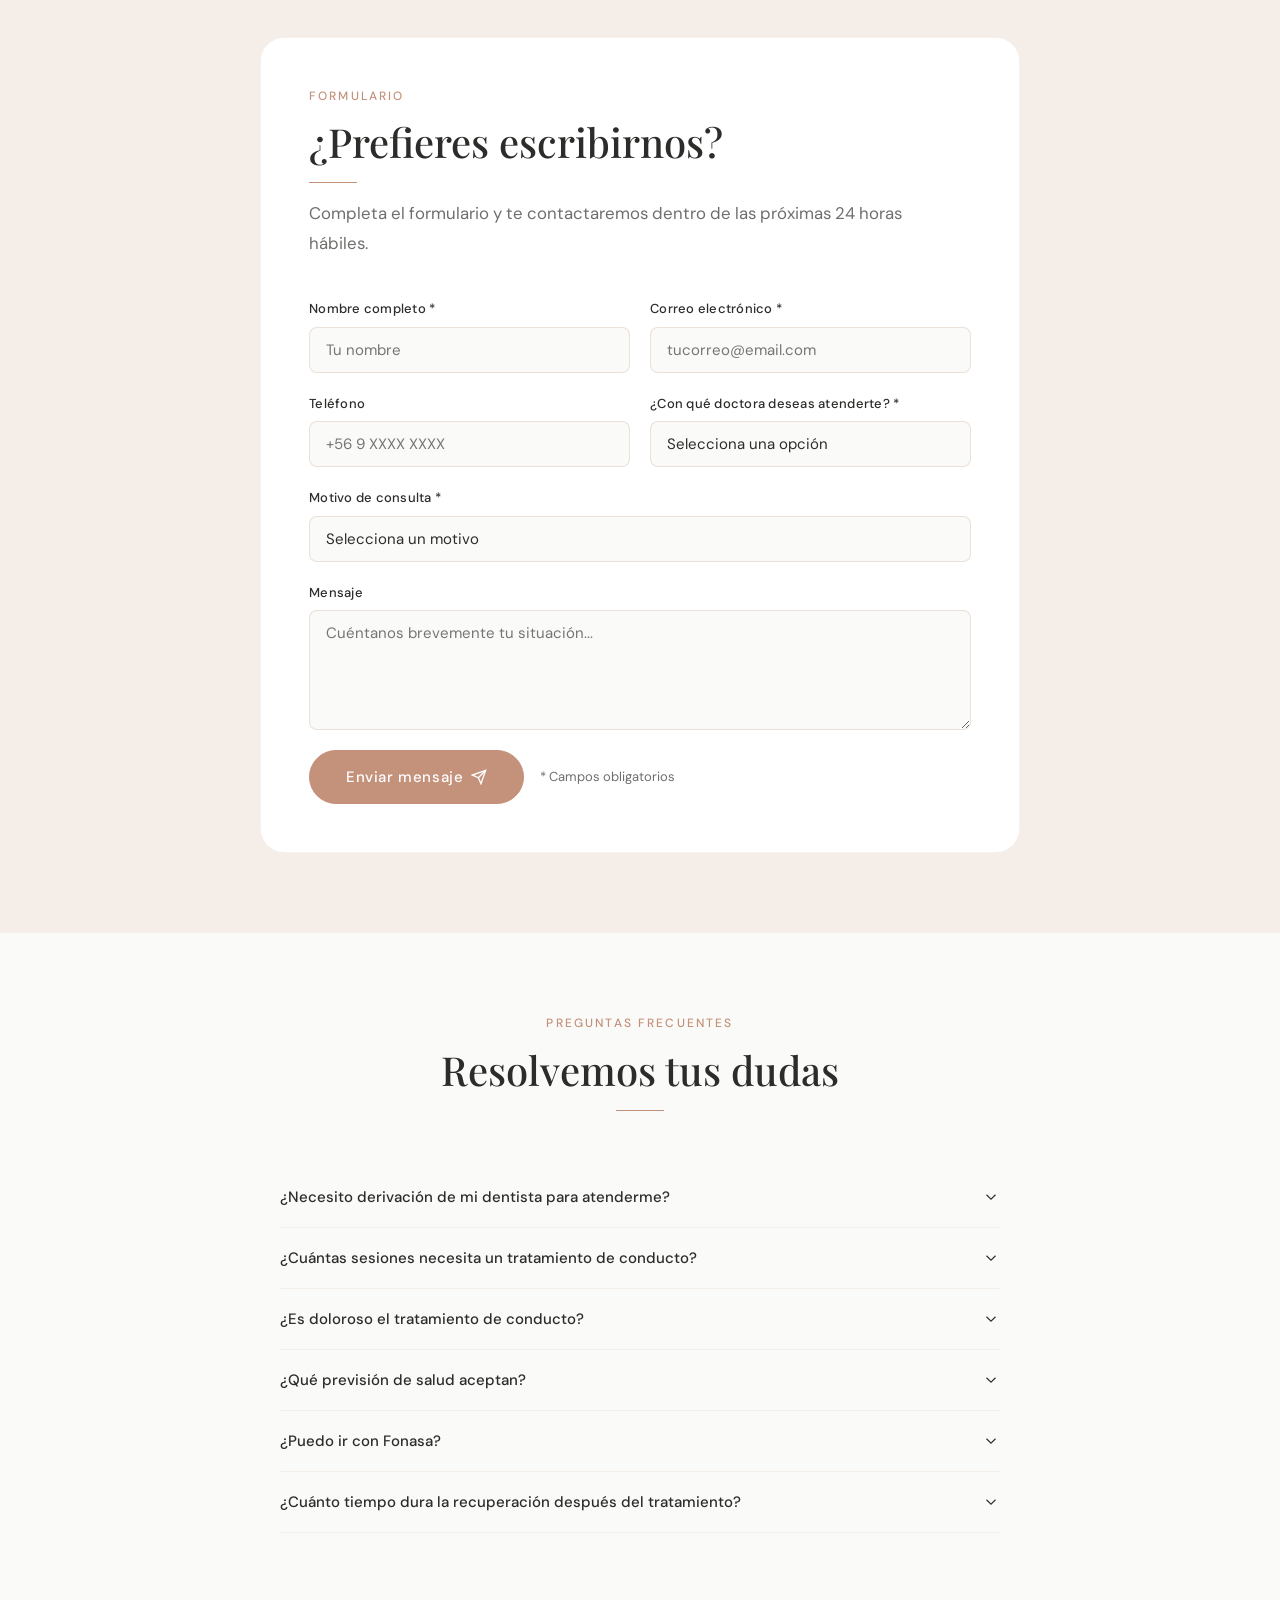
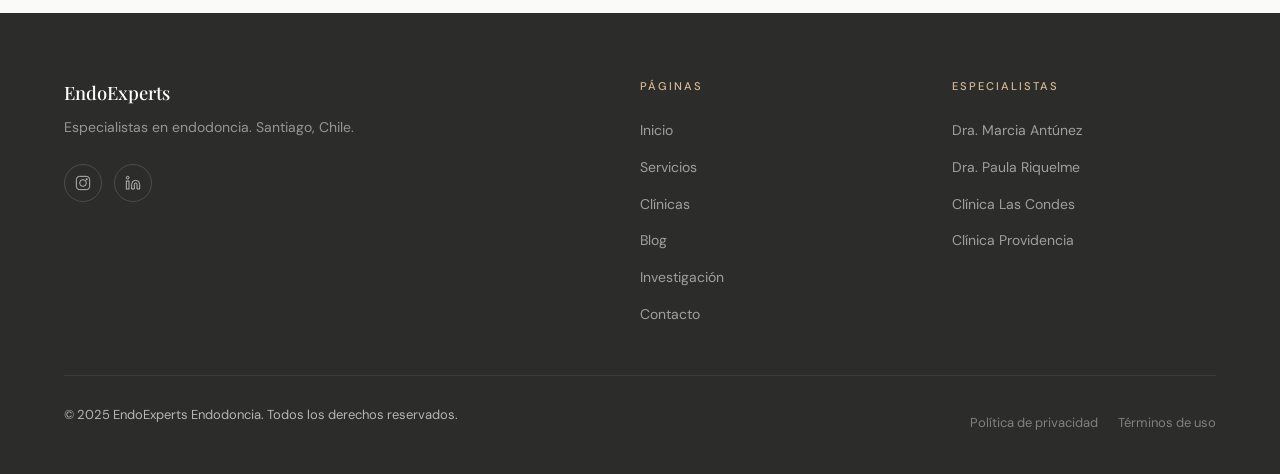
<file: contacto.html>
<!DOCTYPE html>
<html lang="es-CL">
<head>
  <meta charset="UTF-8" />
  <meta name="viewport" content="width=device-width, initial-scale=1.0" />
  <title>Contacto | EndoExperts · Agenda tu consulta en Santiago</title>
  <meta name="description" content="Agenda tu consulta con la Dra. Marcia Antúnez o la Dra. Paula Riquelme. Clínicas en Las Condes y Providencia, Santiago." />
  <meta property="og:title" content="Contacto | EndoExperts Endodoncia" />
  <meta property="og:type" content="website" />
  <link rel="canonical" href="https://endoexperts.cl/contacto.html" />
  <link rel="stylesheet" href="styles.css" />
  <link rel="preconnect" href="https://fonts.googleapis.com" />
  <link rel="preconnect" href="https://fonts.gstatic.com" crossorigin />
  <style>
    .contact-hero {
      background: var(--c-carbon);
      padding: 10rem 0 5rem;
      text-align: center;
      position: relative;
      overflow: hidden;
    }
    .contact-hero::before {
      content: '';
      position: absolute;
      inset: 0;
      background:
        radial-gradient(ellipse 60% 80% at 20% 50%, rgba(196,145,122,0.09) 0%, transparent 55%),
        radial-gradient(ellipse 60% 80% at 80% 50%, rgba(212,184,150,0.06) 0%, transparent 55%);
      pointer-events: none;
    }
    .contact-hero__title   { color: var(--c-white); margin-bottom: 1rem; }
    .contact-hero__subtitle {
      color: rgba(255,255,255,0.6);
      max-width: 520px;
      margin-inline: auto;
      font-size: 1.05rem;
      line-height: 1.75;
    }

    /* Cards doctoras */
    .contact-doctors {
      display: grid;
      grid-template-columns: 1fr 1fr;
      gap: 2rem;
      margin-bottom: 5rem;
    }

    .contact-doctor-card {
      background: var(--c-white);
      border: 1px solid var(--border-light);
      border-radius: var(--radius-xl);
      overflow: hidden;
      transition: box-shadow var(--dur) var(--ease), transform var(--dur) var(--ease);
    }

    .contact-doctor-card:hover {
      box-shadow: 0 12px 48px rgba(196,145,122,0.12);
      transform: translateY(-2px);
    }

    .contact-doctor-card__photo {
      width: 100%;
      aspect-ratio: 3/2;
      overflow: hidden;
      background: var(--bg-section);
      position: relative;
    }

    .contact-doctor-card__photo img {
      width: 100%;
      height: 100%;
      object-fit: cover;
      object-position: center top;
      transition: transform 0.6s var(--ease);
    }

    .contact-doctor-card:hover .contact-doctor-card__photo img {
      transform: scale(1.04);
    }

    .contact-doctor-card__photo-placeholder {
      width: 100%;
      height: 100%;
      display: flex;
      align-items: center;
      justify-content: center;
      font-family: var(--font-serif);
      font-size: 3rem;
      font-style: italic;
      color: var(--accent);
      background: var(--bg-section);
    }

    .contact-doctor-card__body {
      padding: 2rem;
    }

    .contact-doctor-card__name {
      font-family: var(--font-serif);
      font-size: 1.35rem;
      font-weight: 500;
      margin-bottom: 0.2rem;
    }

    .contact-doctor-card__role {
      font-size: 0.8125rem;
      color: var(--text-muted);
      margin-bottom: 1.25rem;
    }

    .contact-doctor-card__details {
      display: flex;
      flex-direction: column;
      gap: 0.6rem;
      margin-bottom: 1.5rem;
    }

    .contact-doctor-card__detail {
      display: flex;
      align-items: flex-start;
      gap: 0.6rem;
      font-size: 0.875rem;
      color: var(--c-carbon-mid);
    }

    .contact-doctor-card__detail svg {
      width: 15px;
      height: 15px;
      stroke: var(--accent);
      fill: none;
      stroke-width: 1.5;
      flex-shrink: 0;
      margin-top: 0.1rem;
    }

    /* Formulario */
    .contact-form-section {
      background: var(--bg-section);
      padding-block: var(--section-py);
    }

    .contact-form-wrap {
      background: var(--c-white);
      border: 1px solid var(--border-light);
      border-radius: var(--radius-xl);
      padding: 3rem;
      max-width: 760px;
      margin-inline: auto;
    }

    .contact-form-wrap .section__header {
      text-align: left;
      margin-inline: 0;
      margin-bottom: 2.5rem;
    }

    .contact-form-wrap .divider { margin-left: 0; }

    .form-grid-2 {
      display: grid;
      grid-template-columns: 1fr 1fr;
      gap: 1.25rem;
    }

    /* FAQ */
    .faq-section { padding-block: var(--section-py); }

    /* Success message */
    .form-success {
      display: none;
      text-align: center;
      padding: 2rem;
    }
    .form-success.is-visible { display: block; }
    .form-success__icon {
      width: 64px;
      height: 64px;
      border-radius: 50%;
      background: var(--bg-section);
      border: 2px solid var(--accent);
      display: flex;
      align-items: center;
      justify-content: center;
      margin: 0 auto 1rem;
    }
    .form-success__icon svg {
      width: 28px;
      height: 28px;
      stroke: var(--accent);
      fill: none;
      stroke-width: 2;
    }

    @media (max-width: 1024px) {
      .contact-doctors { grid-template-columns: 1fr; max-width: 560px; margin-inline: auto; }
      .form-grid-2 { grid-template-columns: 1fr; }
    }

    @media (max-width: 768px) {
      .contact-form-wrap { padding: 2rem 1.5rem; }
    }
  </style>
</head>
<body>

<!-- NAVBAR -->
<header class="navbar navbar--transparent" id="navbar" role="banner">
  <div class="container">
    <nav class="navbar__inner" aria-label="Navegación principal">
      <a href="index.html" class="navbar__logo">EndoExperts<span>Endodoncia Especializada</span></a>
      <ul class="navbar__links" role="list">
        <li><a href="index.html" class="navbar__link">Inicio</a></li>
        <li><a href="servicios.html" class="navbar__link">Servicios</a></li>
        <li><a href="clinicas.html" class="navbar__link">Clínicas</a></li>
        <li><a href="blog.html" class="navbar__link">Blog</a></li>
        <li><a href="investigacion.html" class="navbar__link">Investigación</a></li>
        <li><a href="contacto.html" class="navbar__link navbar__link--active">Contacto</a></li>
      </ul>
      <a href="contacto.html" class="btn btn--outline navbar__cta btn--sm">Agendar consulta</a>
      <button class="navbar__toggle" id="navToggle" aria-label="Abrir menú" aria-expanded="false"><span></span><span></span><span></span></button>
    </nav>
  </div>
</header>
<div class="navbar__overlay" id="navOverlay"></div>
<nav class="navbar__drawer" id="navDrawer" aria-label="Menú móvil">
  <a href="index.html" class="navbar__link">Inicio</a>
  <a href="servicios.html" class="navbar__link">Servicios</a>
  <a href="clinicas.html" class="navbar__link">Clínicas</a>
  <a href="blog.html" class="navbar__link">Blog</a>
  <a href="investigacion.html" class="navbar__link">Investigación</a>
  <a href="contacto.html" class="navbar__link navbar__link--active">Contacto</a>
  <a href="contacto.html" class="btn btn--outline navbar__cta">Agendar consulta</a>
</nav>

<main id="main">

<!-- HERO -->
<section class="contact-hero" aria-labelledby="contact-hero-title">
  <div class="container" style="position:relative;z-index:1;">
    <span class="section__eyebrow" style="color:var(--c-champagne);">Estamos aquí para ti</span>
    <h1 class="contact-hero__title" id="contact-hero-title">Agenda tu consulta</h1>
    <p class="contact-hero__subtitle">Sin listas de espera largas. Escríbenos directamente y te respondemos a la brevedad.</p>
  </div>
</section>

<!-- CARDS DOCTORAS -->
<section class="section" aria-labelledby="contact-doctors-title">
  <div class="container">
    <div class="section__header">
      <span class="section__eyebrow">Contacto directo</span>
      <h2 class="section__title" id="contact-doctors-title">Elige con quién deseas atenderte</h2>
      <div class="divider"></div>
      <p class="section__subtitle">Cada doctora atiende en su clínica. Si no sabes cuál elegir, escríbenos y te orientamos.</p>
    </div>

    <div class="contact-doctors">

      <!-- Dra. Marcia -->
      <article class="contact-doctor-card reveal">
        <div class="contact-doctor-card__photo">
          <img src="marcia-antunez.jpg" alt="Dra. Marcia Antúnez" loading="lazy" />
        </div>
        <div class="contact-doctor-card__body">
          <h3 class="contact-doctor-card__name">Dra. Marcia Antúnez</h3>
          <p class="contact-doctor-card__role">Cirujana Dentista · Especialista en Endodoncia</p>
          <div class="contact-doctor-card__details">
            <div class="contact-doctor-card__detail">
              <svg viewBox="0 0 24 24" aria-hidden="true"><path d="M17.657 16.657L13.414 20.9a1.998 1.998 0 01-2.827 0l-4.244-4.243a8 8 0 1111.314 0z"/><path d="M15 11a3 3 0 11-6 0 3 3 0 016 0z"/></svg>
              <span>Clínica Las Condes · Av. Apoquindo 4501, Of. 702</span>
            </div>
            <div class="contact-doctor-card__detail">
              <svg viewBox="0 0 24 24" aria-hidden="true"><circle cx="12" cy="12" r="10"/><polyline points="12 6 12 12 16 14"/></svg>
              <span>Lunes a viernes 9:00–18:00 · Sábado 9:00–13:00</span>
            </div>
            <div class="contact-doctor-card__detail">
              <svg viewBox="0 0 24 24" aria-hidden="true"><path d="M9 11l3 3L22 4"/><path d="M21 12v7a2 2 0 01-2 2H5a2 2 0 01-2-2V5a2 2 0 012-2h11"/></svg>
              <span>Particular · Isapre · Consultar Fonasa</span>
            </div>
          </div>
          <a href="https://wa.me/+569XXXXXXXX?text=Hola%20Dra.%20Marcia%2C%20quisiera%20agendar%20una%20consulta"
             class="btn btn--whatsapp" style="width:100%;justify-content:center;"
             target="_blank" rel="noopener noreferrer">
            <svg class="icon-wa" viewBox="0 0 24 24" fill="white" aria-hidden="true"><path d="M17.472 14.382c-.297-.149-1.758-.867-2.03-.967-.273-.099-.471-.148-.67.15-.197.297-.767.966-.94 1.164-.173.199-.347.223-.644.075-.297-.15-1.255-.463-2.39-1.475-.883-.788-1.48-1.761-1.653-2.059-.173-.297-.018-.458.13-.606.134-.133.298-.347.446-.52.149-.174.198-.298.298-.497.099-.198.05-.371-.025-.52-.075-.149-.669-1.612-.916-2.207-.242-.579-.487-.5-.669-.51-.173-.008-.371-.01-.57-.01-.198 0-.52.074-.792.372-.272.297-1.04 1.016-1.04 2.479 0 1.462 1.065 2.875 1.213 3.074.149.198 2.096 3.2 5.077 4.487.709.306 1.262.489 1.694.625.712.227 1.36.195 1.871.118.571-.085 1.758-.719 2.006-1.413.248-.694.248-1.289.173-1.413-.074-.124-.272-.198-.57-.347z"/><path d="M12 0C5.373 0 0 5.373 0 12c0 2.107.548 4.086 1.508 5.805L0 24l6.374-1.494A11.953 11.953 0 0012 24c6.627 0 12-5.373 12-12S18.627 0 12 0zm0 21.818a9.818 9.818 0 01-5.003-1.37l-.36-.214-3.727.873.908-3.618-.234-.372A9.818 9.818 0 1112 21.818z"/></svg>
            Contactar a Dra. Marcia
          </a>
        </div>
      </article>

      <!-- Dra. Paula -->
      <article class="contact-doctor-card reveal reveal--delay-1">
        <div class="contact-doctor-card__photo">
          <img src="paula-riquelme.jpg" alt="Dra. Paula Riquelme" loading="lazy" />
        </div>
        <div class="contact-doctor-card__body">
          <h3 class="contact-doctor-card__name">Dra. Paula Riquelme</h3>
          <p class="contact-doctor-card__role">Cirujana Dentista · Especialista en Endodoncia</p>
          <div class="contact-doctor-card__details">
            <div class="contact-doctor-card__detail">
              <svg viewBox="0 0 24 24" aria-hidden="true"><path d="M17.657 16.657L13.414 20.9a1.998 1.998 0 01-2.827 0l-4.244-4.243a8 8 0 1111.314 0z"/><path d="M15 11a3 3 0 11-6 0 3 3 0 016 0z"/></svg>
              <span>Clínica Providencia · Av. Providencia 1234, Of. 502</span>
            </div>
            <div class="contact-doctor-card__detail">
              <svg viewBox="0 0 24 24" aria-hidden="true"><circle cx="12" cy="12" r="10"/><polyline points="12 6 12 12 16 14"/></svg>
              <span>Lunes a viernes 9:00–18:00 · Sábado con cita previa</span>
            </div>
            <div class="contact-doctor-card__detail">
              <svg viewBox="0 0 24 24" aria-hidden="true"><path d="M9 11l3 3L22 4"/><path d="M21 12v7a2 2 0 01-2 2H5a2 2 0 01-2-2V5a2 2 0 012-2h11"/></svg>
              <span>Particular · Isapre · Consultar Fonasa</span>
            </div>
          </div>
          <a href="https://wa.me/+569XXXXXXXX?text=Hola%20Dra.%20Paula%2C%20quisiera%20agendar%20una%20consulta"
             class="btn btn--whatsapp" style="width:100%;justify-content:center;"
             target="_blank" rel="noopener noreferrer">
            <svg class="icon-wa" viewBox="0 0 24 24" fill="white" aria-hidden="true"><path d="M17.472 14.382c-.297-.149-1.758-.867-2.03-.967-.273-.099-.471-.148-.67.15-.197.297-.767.966-.94 1.164-.173.199-.347.223-.644.075-.297-.15-1.255-.463-2.39-1.475-.883-.788-1.48-1.761-1.653-2.059-.173-.297-.018-.458.13-.606.134-.133.298-.347.446-.52.149-.174.198-.298.298-.497.099-.198.05-.371-.025-.52-.075-.149-.669-1.612-.916-2.207-.242-.579-.487-.5-.669-.51-.173-.008-.371-.01-.57-.01-.198 0-.52.074-.792.372-.272.297-1.04 1.016-1.04 2.479 0 1.462 1.065 2.875 1.213 3.074.149.198 2.096 3.2 5.077 4.487.709.306 1.262.489 1.694.625.712.227 1.36.195 1.871.118.571-.085 1.758-.719 2.006-1.413.248-.694.248-1.289.173-1.413-.074-.124-.272-.198-.57-.347z"/><path d="M12 0C5.373 0 0 5.373 0 12c0 2.107.548 4.086 1.508 5.805L0 24l6.374-1.494A11.953 11.953 0 0012 24c6.627 0 12-5.373 12-12S18.627 0 12 0zm0 21.818a9.818 9.818 0 01-5.003-1.37l-.36-.214-3.727.873.908-3.618-.234-.372A9.818 9.818 0 1112 21.818z"/></svg>
            Contactar a Dra. Paula
          </a>
        </div>
      </article>

    </div>
  </div>
</section>

<!-- FORMULARIO -->
<section class="contact-form-section" aria-labelledby="form-title">
  <div class="container">
    <div class="contact-form-wrap reveal">
      <div class="section__header">
        <span class="section__eyebrow">Formulario</span>
        <h2 class="section__title" id="form-title">¿Prefieres escribirnos?</h2>
        <div class="divider divider--left"></div>
        <p class="section__subtitle" style="text-align:left;">Completa el formulario y te contactaremos dentro de las próximas 24 horas hábiles.</p>
      </div>

      <!-- Formulario conectado a Formspree — reemplazar YOUR_FORM_ID -->
      <form id="contactForm" action="https://formspree.io/f/YOUR_FORM_ID" method="POST" novalidate>

        <div class="form-grid-2">
          <div class="form-group">
            <label for="nombre">Nombre completo *</label>
            <input type="text" id="nombre" name="nombre" placeholder="Tu nombre" required autocomplete="name" />
          </div>
          <div class="form-group">
            <label for="email">Correo electrónico *</label>
            <input type="email" id="email" name="email" placeholder="tucorreo@email.com" required autocomplete="email" />
          </div>
        </div>

        <div class="form-grid-2">
          <div class="form-group">
            <label for="telefono">Teléfono</label>
            <input type="tel" id="telefono" name="telefono" placeholder="+56 9 XXXX XXXX" autocomplete="tel" />
          </div>
          <div class="form-group">
            <label for="doctora">¿Con qué doctora deseas atenderte? *</label>
            <select id="doctora" name="doctora" required>
              <option value="" disabled selected>Selecciona una opción</option>
              <option value="Dra. Marcia Antúnez — Las Condes">Dra. Marcia Antúnez — Las Condes</option>
              <option value="Dra. Paula Riquelme — Providencia">Dra. Paula Riquelme — Providencia</option>
              <option value="No tengo preferencia">No tengo preferencia</option>
            </select>
          </div>
        </div>

        <div class="form-group">
          <label for="motivo">Motivo de consulta *</label>
          <select id="motivo" name="motivo" required>
            <option value="" disabled selected>Selecciona un motivo</option>
            <option value="Tratamiento de conducto">Tratamiento de conducto</option>
            <option value="Retratamiento endodóntico">Retratamiento endodóntico</option>
            <option value="Microcirugía apical">Microcirugía apical</option>
            <option value="Diagnóstico microscópico">Diagnóstico microscópico</option>
            <option value="Dolor dental / urgencia">Dolor dental / urgencia</option>
            <option value="Consulta general">Consulta general</option>
            <option value="Otro">Otro</option>
          </select>
        </div>

        <div class="form-group">
          <label for="mensaje">Mensaje</label>
          <textarea id="mensaje" name="mensaje" placeholder="Cuéntanos brevemente tu situación..." rows="4"></textarea>
        </div>

        <!-- Honeypot anti-spam -->
        <input type="text" name="_gotcha" style="display:none" tabindex="-1" />

        <div style="display:flex;align-items:center;gap:1rem;flex-wrap:wrap;margin-top:0.5rem;">
          <button type="submit" class="btn btn--primary btn--lg" id="submitBtn">
            Enviar mensaje
            <svg width="16" height="16" viewBox="0 0 24 24" fill="none" stroke="currentColor" stroke-width="2" aria-hidden="true"><line x1="22" y1="2" x2="11" y2="13"/><polygon points="22 2 15 22 11 13 2 9 22 2"/></svg>
          </button>
          <p style="font-size:0.8125rem;color:var(--text-muted);">* Campos obligatorios</p>
        </div>

      </form>

      <!-- Mensaje de éxito -->
      <div class="form-success" id="formSuccess">
        <div class="form-success__icon">
          <svg viewBox="0 0 24 24" aria-hidden="true"><path d="M20 6L9 17l-5-5"/></svg>
        </div>
        <h3 style="font-family:var(--font-serif);font-size:1.35rem;margin-bottom:0.5rem;">¡Mensaje enviado!</h3>
        <p style="color:var(--text-muted);font-size:0.9375rem;">Te contactaremos dentro de las próximas 24 horas hábiles. Si tienes una urgencia, escríbenos directamente por WhatsApp.</p>
        <div style="margin-top:1.5rem;display:flex;gap:1rem;justify-content:center;flex-wrap:wrap;">
          <a href="https://wa.me/+569XXXXXXXX" class="btn btn--whatsapp" target="_blank" rel="noopener noreferrer">
            <svg class="icon-wa" viewBox="0 0 24 24" fill="white" aria-hidden="true"><path d="M17.472 14.382c-.297-.149-1.758-.867-2.03-.967-.273-.099-.471-.148-.67.15-.197.297-.767.966-.94 1.164-.173.199-.347.223-.644.075-.297-.15-1.255-.463-2.39-1.475-.883-.788-1.48-1.761-1.653-2.059-.173-.297-.018-.458.13-.606.134-.133.298-.347.446-.52.149-.174.198-.298.298-.497.099-.198.05-.371-.025-.52-.075-.149-.669-1.612-.916-2.207-.242-.579-.487-.5-.669-.51-.173-.008-.371-.01-.57-.01-.198 0-.52.074-.792.372-.272.297-1.04 1.016-1.04 2.479 0 1.462 1.065 2.875 1.213 3.074.149.198 2.096 3.2 5.077 4.487.709.306 1.262.489 1.694.625.712.227 1.36.195 1.871.118.571-.085 1.758-.719 2.006-1.413.248-.694.248-1.289.173-1.413-.074-.124-.272-.198-.57-.347z"/><path d="M12 0C5.373 0 0 5.373 0 12c0 2.107.548 4.086 1.508 5.805L0 24l6.374-1.494A11.953 11.953 0 0012 24c6.627 0 12-5.373 12-12S18.627 0 12 0zm0 21.818a9.818 9.818 0 01-5.003-1.37l-.36-.214-3.727.873.908-3.618-.234-.372A9.818 9.818 0 1112 21.818z"/></svg>
            WhatsApp urgencias
          </a>
          <a href="index.html" class="btn btn--outline">Volver al inicio</a>
        </div>
      </div>

    </div>
  </div>
</section>

<!-- FAQ -->
<section class="faq-section" aria-labelledby="faq-title">
  <div class="container">
    <div class="section__header">
      <span class="section__eyebrow">Preguntas frecuentes</span>
      <h2 class="section__title" id="faq-title">Resolvemos tus dudas</h2>
      <div class="divider"></div>
    </div>

    <div class="faq" role="list">

      <div class="faq__item" role="listitem">
        <button class="faq__question" aria-expanded="false">
          ¿Necesito derivación de mi dentista para atenderme?
          <svg class="faq__chevron" viewBox="0 0 24 24" aria-hidden="true"><path d="M6 9l6 6 6-6"/></svg>
        </button>
        <div class="faq__answer">
          <div class="faq__answer-inner">
            <p>No es estrictamente necesario, aunque es recomendable. Puedes contactarnos directamente si tienes dolor o sospechas que necesitas una evaluación endodóntica. Si tu dentista ya te derivó, tráenos la radiografía y el informe si los tienes — nos ayuda a preparar mejor tu consulta.</p>
          </div>
        </div>
      </div>

      <div class="faq__item" role="listitem">
        <button class="faq__question" aria-expanded="false">
          ¿Cuántas sesiones necesita un tratamiento de conducto?
          <svg class="faq__chevron" viewBox="0 0 24 24" aria-hidden="true"><path d="M6 9l6 6 6-6"/></svg>
        </button>
        <div class="faq__answer">
          <div class="faq__answer-inner">
            <p>Depende de la complejidad del caso. La mayoría de los tratamientos se resuelven en 1 a 2 sesiones. En casos con infección activa o anatomía compleja puede requerir una sesión adicional. En tu primera consulta te diremos exactamente cuántas citas necesitarás.</p>
          </div>
        </div>
      </div>

      <div class="faq__item" role="listitem">
        <button class="faq__question" aria-expanded="false">
          ¿Es doloroso el tratamiento de conducto?
          <svg class="faq__chevron" viewBox="0 0 24 24" aria-hidden="true"><path d="M6 9l6 6 6-6"/></svg>
        </button>
        <div class="faq__answer">
          <div class="faq__answer-inner">
            <p>Con anestesia local moderna, el procedimiento en sí no duele. Muchas pacientes se sorprenden de lo tranquilo que resulta. Puede haber algo de sensibilidad las primeras 24 a 48 horas post-tratamiento, que se maneja perfectamente con analgésicos de venta libre. De hecho, la endodoncia está diseñada para eliminar el dolor que ya tienes.</p>
          </div>
        </div>
      </div>

      <div class="faq__item" role="listitem">
        <button class="faq__question" aria-expanded="false">
          ¿Qué previsión de salud aceptan?
          <svg class="faq__chevron" viewBox="0 0 24 24" aria-hidden="true"><path d="M6 9l6 6 6-6"/></svg>
        </button>
        <div class="faq__answer">
          <div class="faq__answer-inner">
            <p>Atendemos de forma particular y con la mayoría de las Isapres. Para pacientes Fonasa, te pedimos que consultes disponibilidad directamente con nosotras, ya que depende del tipo de prestación y la clínica. Puedes preguntarnos por WhatsApp antes de agendar.</p>
          </div>
        </div>
      </div>

      <div class="faq__item" role="listitem">
        <button class="faq__question" aria-expanded="false">
          ¿Puedo ir con Fonasa?
          <svg class="faq__chevron" viewBox="0 0 24 24" aria-hidden="true"><path d="M6 9l6 6 6-6"/></svg>
        </button>
        <div class="faq__answer">
          <div class="faq__answer-inner">
            <p>Algunos tratamientos pueden realizarse con Fonasa libre elección. Te recomendamos consultar directamente antes de tu cita para confirmar si tu caso aplica y cuál sería tu copago. Escríbenos por WhatsApp y te orientamos sin compromiso.</p>
          </div>
        </div>
      </div>

      <div class="faq__item" role="listitem">
        <button class="faq__question" aria-expanded="false">
          ¿Cuánto tiempo dura la recuperación después del tratamiento?
          <svg class="faq__chevron" viewBox="0 0 24 24" aria-hidden="true"><path d="M6 9l6 6 6-6"/></svg>
        </button>
        <div class="faq__answer">
          <div class="faq__answer-inner">
            <p>Para un tratamiento de conducto estándar, la recuperación es muy rápida: 24 a 48 horas de sensibilidad leve. Para una microcirugía apical, el período de recuperación es de 3 a 5 días. En ambos casos puedes retomar tus actividades normales al día siguiente del procedimiento.</p>
          </div>
        </div>
      </div>

    </div>
  </div>
</section>

</main>

<!-- FOOTER -->
<footer class="footer" role="contentinfo">
  <div class="container">
    <div class="footer__grid">
      <div>
        <p class="footer__brand">EndoExperts</p>
        <p class="footer__tagline">Especialistas en endodoncia. Santiago, Chile.</p>
        <div class="footer__social">
          <a href="#" class="footer__social-link" aria-label="Instagram"><svg viewBox="0 0 24 24" aria-hidden="true"><rect x="2" y="2" width="20" height="20" rx="5"/><circle cx="12" cy="12" r="5"/><circle cx="17.5" cy="6.5" r="1.5" fill="currentColor" stroke="none"/></svg></a>
          <a href="#" class="footer__social-link" aria-label="LinkedIn"><svg viewBox="0 0 24 24" aria-hidden="true"><path d="M16 8a6 6 0 016 6v7h-4v-7a2 2 0 00-2-2 2 2 0 00-2 2v7h-4v-7a6 6 0 016-6z"/><rect x="2" y="9" width="4" height="12"/><circle cx="4" cy="4" r="2"/></svg></a>
        </div>
      </div>
      <nav aria-label="Footer"><p class="footer__heading">Páginas</p><ul class="footer__links"><li><a href="index.html" class="footer__link">Inicio</a></li><li><a href="servicios.html" class="footer__link">Servicios</a></li><li><a href="clinicas.html" class="footer__link">Clínicas</a></li><li><a href="blog.html" class="footer__link">Blog</a></li><li><a href="investigacion.html" class="footer__link">Investigación</a></li><li><a href="contacto.html" class="footer__link">Contacto</a></li></ul></nav>
      <div><p class="footer__heading">Especialistas</p><ul class="footer__links"><li><a href="contacto.html" class="footer__link">Dra. Marcia Antúnez</a></li><li><a href="contacto.html" class="footer__link">Dra. Paula Riquelme</a></li><li><a href="clinicas.html" class="footer__link">Clínica Las Condes</a></li><li><a href="clinicas.html" class="footer__link">Clínica Providencia</a></li></ul></div>
    </div>
    <div class="footer__bottom">
      <p class="footer__copy">© 2025 EndoExperts Endodoncia. Todos los derechos reservados.</p>
      <nav class="footer__legal"><a href="#">Política de privacidad</a><a href="#">Términos de uso</a></nav>
    </div>
  </div>
</footer>

<!-- WA FLOTANTE -->
<div class="wa-float" aria-label="Contacto rápido por WhatsApp">
  <div class="wa-float__panel" id="waPanel" role="dialog" aria-hidden="true">
    <p class="wa-float__panel-title">¿Con quién deseas hablar?</p>
    <a href="https://wa.me/+569XXXXXXXX?text=Hola%2C%20quisiera%20consultar%20con%20la%20Dra.%20Marcia%20Antúnez" class="wa-float__option" target="_blank" rel="noopener noreferrer"><div class="wa-float__option-icon" aria-hidden="true">MA</div>Dra. Marcia Antúnez</a>
    <a href="https://wa.me/+569XXXXXXXX?text=Hola%2C%20quisiera%20consultar%20con%20la%20Dra.%20Paula%20Riquelme" class="wa-float__option" target="_blank" rel="noopener noreferrer"><div class="wa-float__option-icon" aria-hidden="true">PR</div>Dra. Paula Riquelme</a>
  </div>
  <button class="wa-float__btn" id="waToggle" aria-label="Abrir WhatsApp" aria-expanded="false">
    <svg viewBox="0 0 24 24" aria-hidden="true"><path d="M17.472 14.382c-.297-.149-1.758-.867-2.03-.967-.273-.099-.471-.148-.67.15-.197.297-.767.966-.94 1.164-.173.199-.347.223-.644.075-.297-.15-1.255-.463-2.39-1.475-.883-.788-1.48-1.761-1.653-2.059-.173-.297-.018-.458.13-.606.134-.133.298-.347.446-.52.149-.174.198-.298.298-.497.099-.198.05-.371-.025-.52-.075-.149-.669-1.612-.916-2.207-.242-.579-.487-.5-.669-.51-.173-.008-.371-.01-.57-.01-.198 0-.52.074-.792.372-.272.297-1.04 1.016-1.04 2.479 0 1.462 1.065 2.875 1.213 3.074.149.198 2.096 3.2 5.077 4.487.709.306 1.262.489 1.694.625.712.227 1.36.195 1.871.118.571-.085 1.758-.719 2.006-1.413.248-.694.248-1.289.173-1.413-.074-.124-.272-.198-.57-.347z"/><path d="M12 0C5.373 0 0 5.373 0 12c0 2.107.548 4.086 1.508 5.805L0 24l6.374-1.494A11.953 11.953 0 0012 24c6.627 0 12-5.373 12-12S18.627 0 12 0zm0 21.818a9.818 9.818 0 01-5.003-1.37l-.36-.214-3.727.873.908-3.618-.234-.372A9.818 9.818 0 1112 21.818z"/></svg>
  </button>
</div>

<script>
(function(){const n=document.getElementById('navbar');function s(){n.classList.toggle('navbar--scrolled',window.scrollY>60);n.classList.toggle('navbar--transparent',window.scrollY<=60);}window.addEventListener('scroll',s,{passive:true});s();})();
(function(){const t=document.getElementById('navToggle'),d=document.getElementById('navDrawer'),o=document.getElementById('navOverlay');function open(){t.classList.add('is-open');d.classList.add('is-open');o.classList.add('is-open');t.setAttribute('aria-expanded','true');document.body.style.overflow='hidden';}function close(){t.classList.remove('is-open');d.classList.remove('is-open');o.classList.remove('is-open');t.setAttribute('aria-expanded','false');document.body.style.overflow='';}t.addEventListener('click',()=>t.classList.contains('is-open')?close():open());o.addEventListener('click',close);document.addEventListener('keydown',e=>{if(e.key==='Escape')close();});})();
(function(){const btn=document.getElementById('waToggle'),panel=document.getElementById('waPanel');btn.addEventListener('click',()=>{const o=panel.classList.toggle('is-open');btn.setAttribute('aria-expanded',o);panel.setAttribute('aria-hidden',!o);});document.addEventListener('click',e=>{if(!e.target.closest('.wa-float')){panel.classList.remove('is-open');btn.setAttribute('aria-expanded','false');panel.setAttribute('aria-hidden','true');}});})();

/* FAQ accordion */
(function(){
  document.querySelectorAll('.faq__question').forEach(btn => {
    btn.addEventListener('click', () => {
      const item = btn.closest('.faq__item');
      const isOpen = item.classList.contains('is-open');
      document.querySelectorAll('.faq__item').forEach(i => {
        i.classList.remove('is-open');
        i.querySelector('.faq__question').setAttribute('aria-expanded','false');
      });
      if (!isOpen) {
        item.classList.add('is-open');
        btn.setAttribute('aria-expanded','true');
      }
    });
  });
})();

/* Formulario */
(function(){
  const form = document.getElementById('contactForm');
  const success = document.getElementById('formSuccess');
  const submitBtn = document.getElementById('submitBtn');

  if (!form) return;

  form.addEventListener('submit', async function(e) {
    e.preventDefault();

    // Validación básica
    const required = form.querySelectorAll('[required]');
    let valid = true;
    required.forEach(field => {
      if (!field.value.trim()) {
        field.style.borderColor = 'var(--c-terracota)';
        valid = false;
      } else {
        field.style.borderColor = '';
      }
    });
    if (!valid) return;

    submitBtn.textContent = 'Enviando...';
    submitBtn.disabled = true;

    try {
      const data = new FormData(form);
      const response = await fetch(form.action, {
        method: 'POST',
        body: data,
        headers: { 'Accept': 'application/json' }
      });

      if (response.ok) {
        form.style.display = 'none';
        success.classList.add('is-visible');
      } else {
        throw new Error('Error al enviar');
      }
    } catch(err) {
      submitBtn.textContent = 'Error — intenta nuevamente';
      submitBtn.disabled = false;
    }
  });
})();

/* Reveal */
(function(){const els=document.querySelectorAll('.reveal');const obs=new IntersectionObserver(entries=>{entries.forEach(e=>{if(e.isIntersecting){e.target.classList.add('is-visible');obs.unobserve(e.target);}});},{threshold:0.12});els.forEach(el=>obs.observe(el));})();
</script>
</body>
</html>
</file>
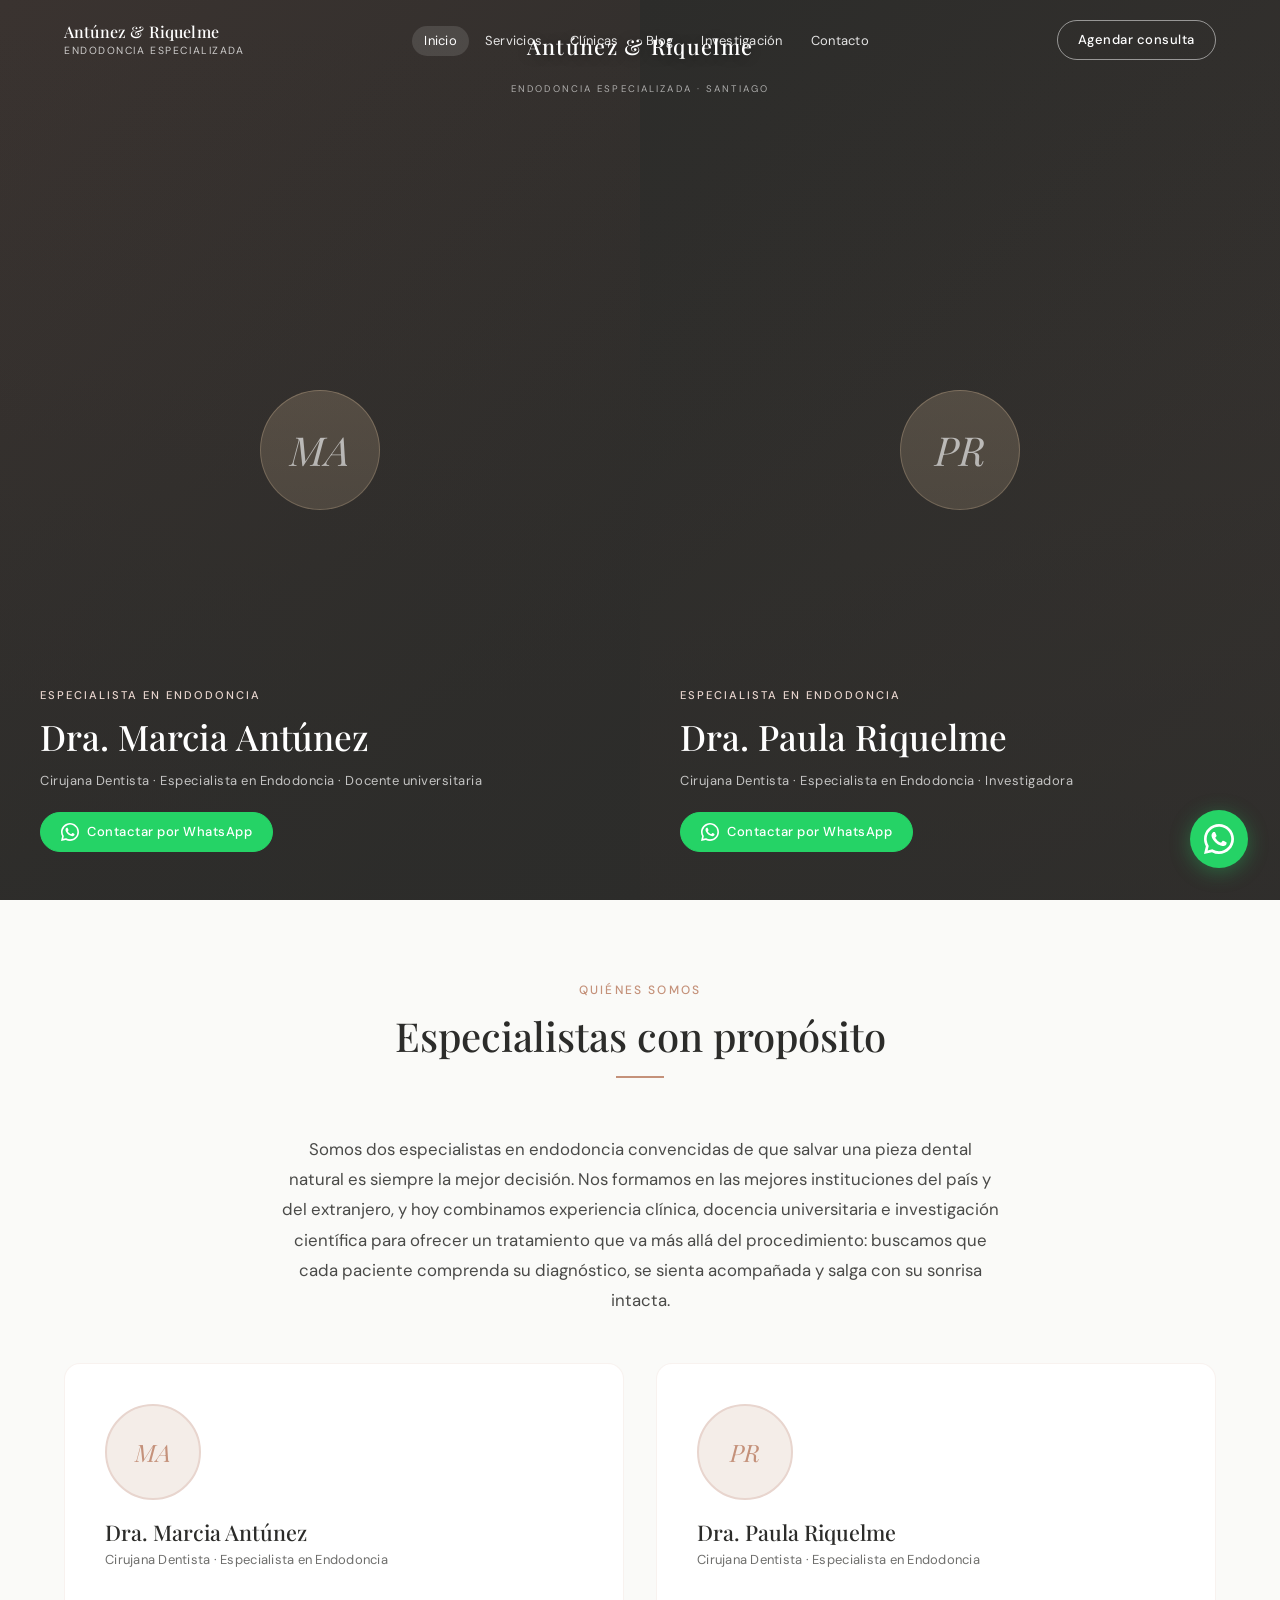
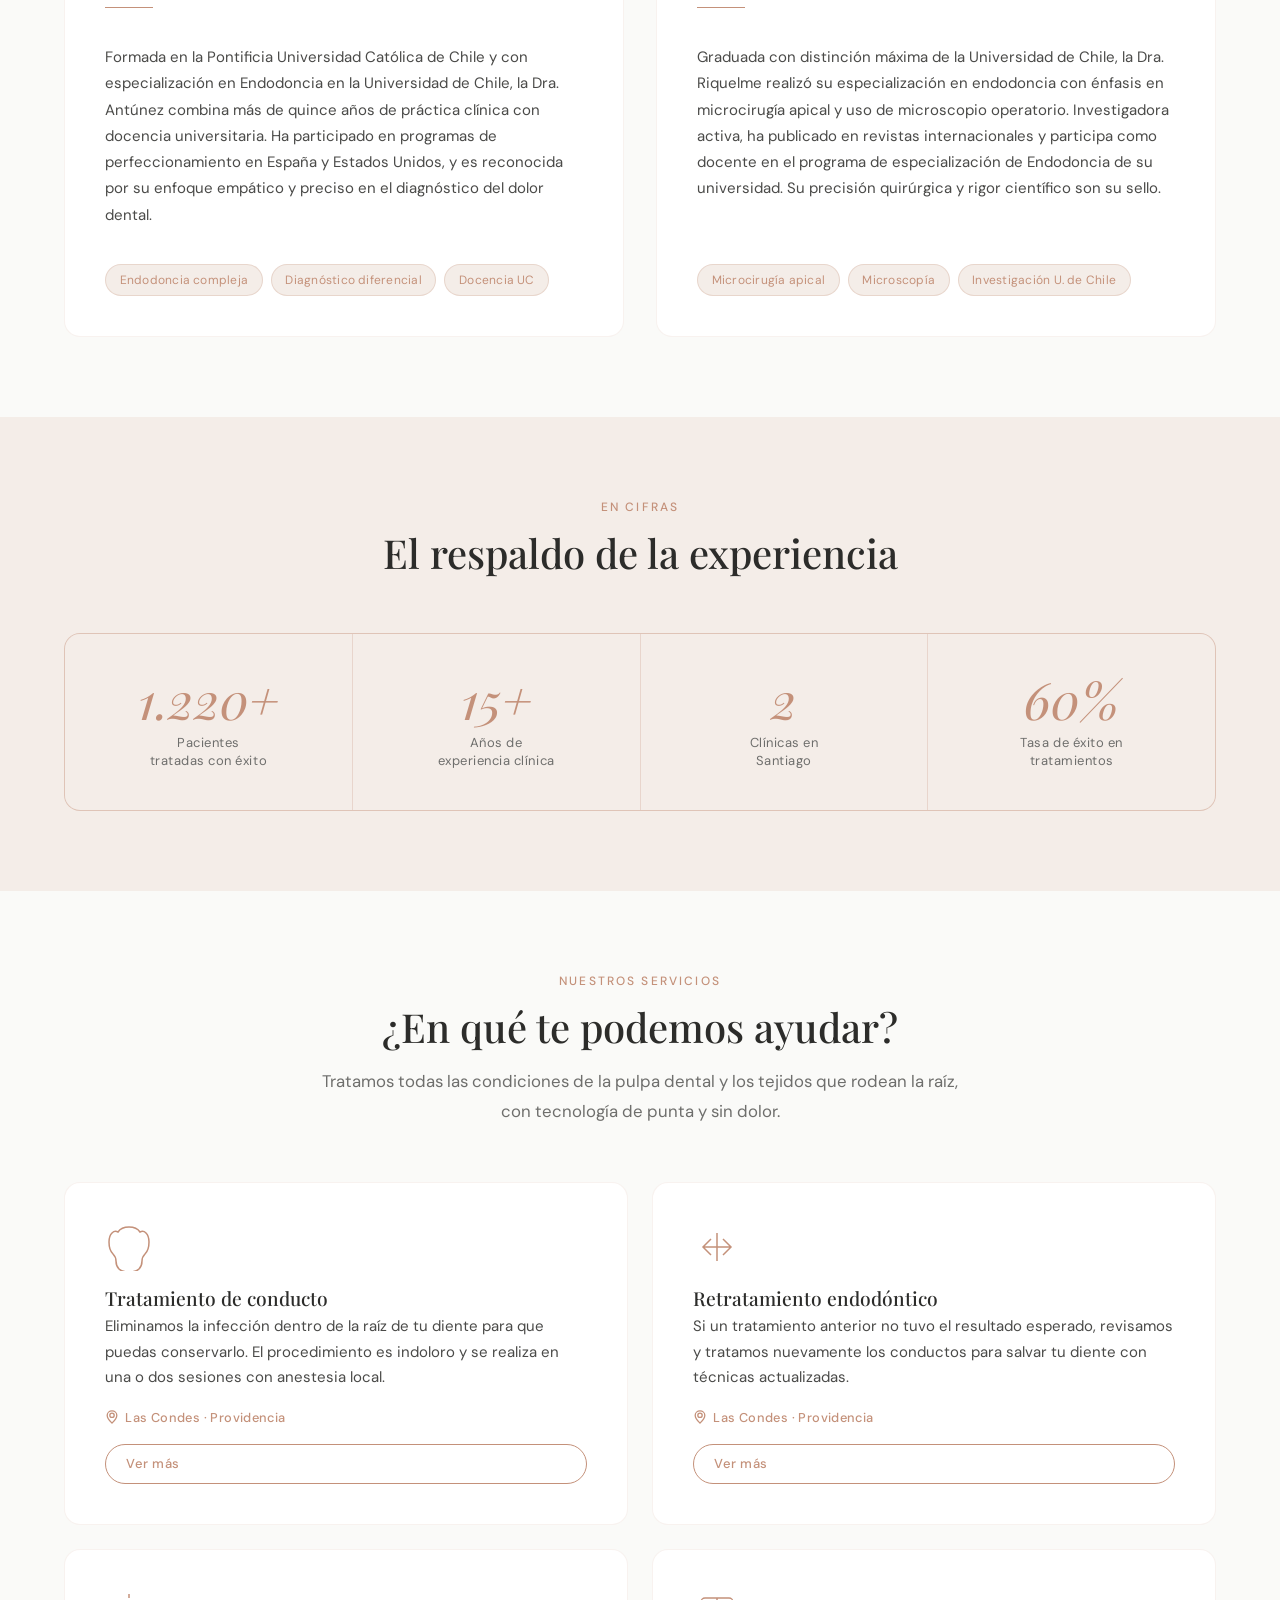
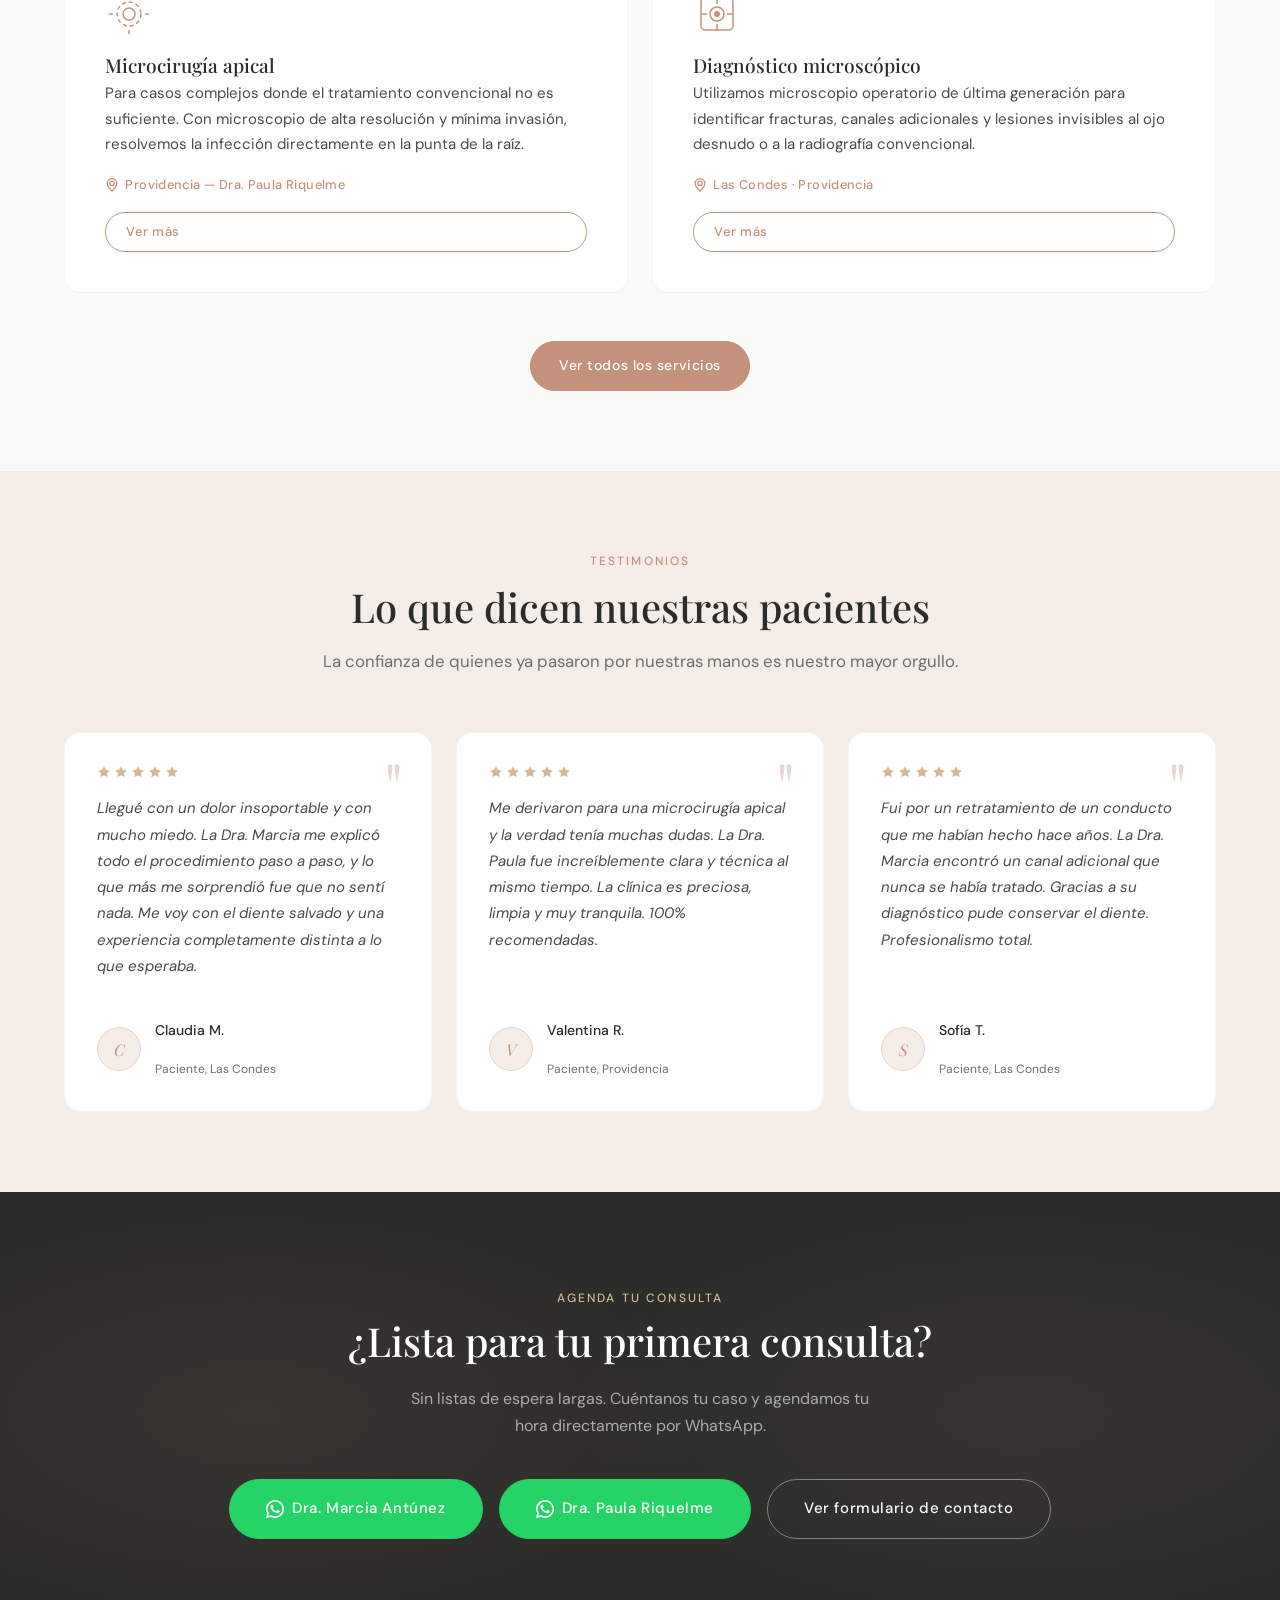
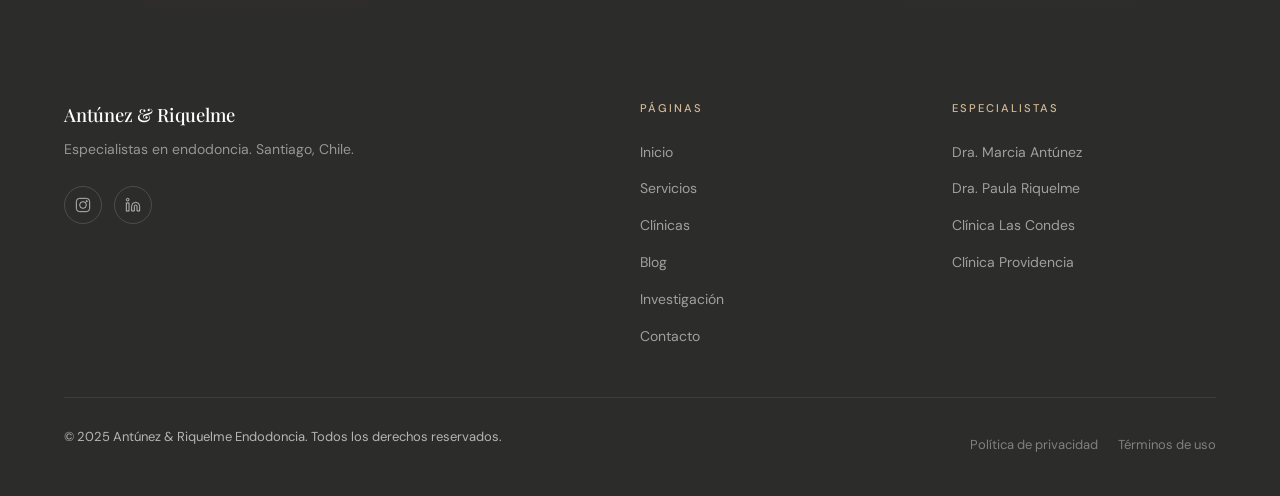
<file: index_1.html>
<!DOCTYPE html>
<html lang="es-CL">
<head>
  <meta charset="UTF-8" />
  <meta name="viewport" content="width=device-width, initial-scale=1.0" />
  <title>Antúnez &amp; Riquelme | Endodoncia Especializada · Santiago, Chile</title>
  <meta name="description" content="Especialistas en endodoncia en Santiago. Dra. Marcia Antúnez y Dra. Paula Riquelme ofrecen tratamientos de conducto, retratamiento y microcirugía apical con tecnología de punta." />
  <!-- Open Graph -->
  <meta property="og:title" content="Antúnez &amp; Riquelme | Endodoncia Especializada" />
  <meta property="og:description" content="Especialistas en endodoncia en Santiago de Chile. Tecnología de punta, atención personalizada." />
  <meta property="og:type" content="website" />
  <meta property="og:url" content="https://antunezriquelme.cl/" />
  <link rel="canonical" href="https://antunezriquelme.cl/" />
  <link rel="stylesheet" href="styles.css" />
  <link rel="preconnect" href="https://fonts.googleapis.com" />
  <link rel="preconnect" href="https://fonts.gstatic.com" crossorigin />
</head>
<body>

<!-- ══════════════════════════════════════════════
     NAVBAR
══════════════════════════════════════════════ -->
<header class="navbar navbar--transparent" id="navbar" role="banner">
  <div class="container">
    <nav class="navbar__inner" aria-label="Navegación principal">
      <!-- Logo -->
      <a href="index.html" class="navbar__logo" aria-label="Inicio Antúnez &amp; Riquelme">
        Antúnez &amp; Riquelme
        <span>Endodoncia Especializada</span>
      </a>

      <!-- Links desktop -->
      <ul class="navbar__links" role="list">
        <li><a href="index.html" class="navbar__link navbar__link--active">Inicio</a></li>
        <li><a href="servicios.html" class="navbar__link">Servicios</a></li>
        <li><a href="clinicas.html" class="navbar__link">Clínicas</a></li>
        <li><a href="blog.html" class="navbar__link">Blog</a></li>
        <li><a href="investigacion.html" class="navbar__link">Investigación</a></li>
        <li><a href="contacto.html" class="navbar__link">Contacto</a></li>
      </ul>

      <a href="contacto.html" class="btn btn--outline navbar__cta btn--sm">
        Agendar consulta
      </a>

      <!-- Hamburger mobile -->
      <button class="navbar__toggle" id="navToggle" aria-label="Abrir menú" aria-expanded="false" aria-controls="navDrawer">
        <span></span><span></span><span></span>
      </button>
    </nav>
  </div>
</header>

<!-- Mobile drawer -->
<div class="navbar__overlay" id="navOverlay"></div>
<nav class="navbar__drawer" id="navDrawer" aria-label="Menú móvil">
  <a href="index.html" class="navbar__link navbar__link--active">Inicio</a>
  <a href="servicios.html" class="navbar__link">Servicios</a>
  <a href="clinicas.html" class="navbar__link">Clínicas</a>
  <a href="blog.html" class="navbar__link">Blog</a>
  <a href="investigacion.html" class="navbar__link">Investigación</a>
  <a href="contacto.html" class="navbar__link">Contacto</a>
  <a href="contacto.html" class="btn btn--outline navbar__cta">Agendar consulta</a>
</nav>

<main id="main">

<!-- ══════════════════════════════════════════════
     HERO SPLIT SCREEN
══════════════════════════════════════════════ -->
<section class="hero" aria-label="Presentación de las especialistas">

  <!-- Línea central -->
  <div class="hero__divider" aria-hidden="true"></div>

  <!-- Logo / brand flotante central (solo desktop) -->
  <div class="hero__brand" aria-hidden="true">
    <p class="hero__brand-name">Antúnez &amp; Riquelme</p>
    <span class="hero__brand-sub">Endodoncia Especializada · Santiago</span>
  </div>

  <!-- Panel Dra. Marcia Antúnez -->
  <div class="hero__panel hero__panel--marcia">
    <!-- Fondo: placeholder elegante con iniciales -->
    <div class="hero__photo-placeholder" style="background: linear-gradient(135deg, #3a3330 0%, #2C2C2A 100%);" aria-hidden="true">
      <div class="hero__initials">MA</div>
    </div>
    <!-- Cuando se disponga de la foto real, reemplazar por:
    <img src="img/marcia-antunez.jpg" alt="Dra. Marcia Antúnez" class="hero__bg" loading="eager" fetchpriority="high" />
    -->

    <div class="hero__content">
      <span class="hero__eyebrow">Especialista en Endodoncia</span>
      <h2 class="hero__name">Dra. Marcia Antúnez</h2>
      <p class="hero__title">Cirujana Dentista · Especialista en Endodoncia · Docente universitaria</p>
      <a href="https://wa.me/+569XXXXXXXX?text=Hola%2C%20quisiera%20agendar%20una%20consulta%20con%20la%20Dra.%20Marcia%20Antúnez"
         class="btn btn--whatsapp btn--sm"
         target="_blank" rel="noopener noreferrer"
         aria-label="Contactar a Dra. Marcia por WhatsApp">
        <!-- WhatsApp icon -->
        <svg class="icon-wa" viewBox="0 0 24 24" fill="white" aria-hidden="true">
          <path d="M17.472 14.382c-.297-.149-1.758-.867-2.03-.967-.273-.099-.471-.148-.67.15-.197.297-.767.966-.94 1.164-.173.199-.347.223-.644.075-.297-.15-1.255-.463-2.39-1.475-.883-.788-1.48-1.761-1.653-2.059-.173-.297-.018-.458.13-.606.134-.133.298-.347.446-.52.149-.174.198-.298.298-.497.099-.198.05-.371-.025-.52-.075-.149-.669-1.612-.916-2.207-.242-.579-.487-.5-.669-.51-.173-.008-.371-.01-.57-.01-.198 0-.52.074-.792.372-.272.297-1.04 1.016-1.04 2.479 0 1.462 1.065 2.875 1.213 3.074.149.198 2.096 3.2 5.077 4.487.709.306 1.262.489 1.694.625.712.227 1.36.195 1.871.118.571-.085 1.758-.719 2.006-1.413.248-.694.248-1.289.173-1.413-.074-.124-.272-.198-.57-.347z"/>
          <path d="M12 0C5.373 0 0 5.373 0 12c0 2.107.548 4.086 1.508 5.805L0 24l6.374-1.494A11.953 11.953 0 0012 24c6.627 0 12-5.373 12-12S18.627 0 12 0zm0 21.818a9.818 9.818 0 01-5.003-1.37l-.36-.214-3.727.873.908-3.618-.234-.372A9.818 9.818 0 1112 21.818z"/>
        </svg>
        Contactar por WhatsApp
      </a>
    </div>
  </div>

  <!-- Panel Dra. Paula Riquelme -->
  <div class="hero__panel hero__panel--paula">
    <div class="hero__photo-placeholder" style="background: linear-gradient(135deg, #2C2C2A 0%, #383330 100%);" aria-hidden="true">
      <div class="hero__initials">PR</div>
    </div>
    <!-- Foto real: <img src="img/paula-riquelme.jpg" alt="Dra. Paula Riquelme" class="hero__bg" loading="eager" /> -->

    <div class="hero__content">
      <span class="hero__eyebrow">Especialista en Endodoncia</span>
      <h2 class="hero__name">Dra. Paula Riquelme</h2>
      <p class="hero__title">Cirujana Dentista · Especialista en Endodoncia · Investigadora</p>
      <a href="https://wa.me/+569XXXXXXXX?text=Hola%2C%20quisiera%20agendar%20una%20consulta%20con%20la%20Dra.%20Paula%20Riquelme"
         class="btn btn--whatsapp btn--sm"
         target="_blank" rel="noopener noreferrer"
         aria-label="Contactar a Dra. Paula por WhatsApp">
        <svg class="icon-wa" viewBox="0 0 24 24" fill="white" aria-hidden="true">
          <path d="M17.472 14.382c-.297-.149-1.758-.867-2.03-.967-.273-.099-.471-.148-.67.15-.197.297-.767.966-.94 1.164-.173.199-.347.223-.644.075-.297-.15-1.255-.463-2.39-1.475-.883-.788-1.48-1.761-1.653-2.059-.173-.297-.018-.458.13-.606.134-.133.298-.347.446-.52.149-.174.198-.298.298-.497.099-.198.05-.371-.025-.52-.075-.149-.669-1.612-.916-2.207-.242-.579-.487-.5-.669-.51-.173-.008-.371-.01-.57-.01-.198 0-.52.074-.792.372-.272.297-1.04 1.016-1.04 2.479 0 1.462 1.065 2.875 1.213 3.074.149.198 2.096 3.2 5.077 4.487.709.306 1.262.489 1.694.625.712.227 1.36.195 1.871.118.571-.085 1.758-.719 2.006-1.413.248-.694.248-1.289.173-1.413-.074-.124-.272-.198-.57-.347z"/>
          <path d="M12 0C5.373 0 0 5.373 0 12c0 2.107.548 4.086 1.508 5.805L0 24l6.374-1.494A11.953 11.953 0 0012 24c6.627 0 12-5.373 12-12S18.627 0 12 0zm0 21.818a9.818 9.818 0 01-5.003-1.37l-.36-.214-3.727.873.908-3.618-.234-.372A9.818 9.818 0 1112 21.818z"/>
        </svg>
        Contactar por WhatsApp
      </a>
    </div>
  </div>
</section>

<!-- ══════════════════════════════════════════════
     SECCIÓN PRESENTACIÓN
══════════════════════════════════════════════ -->
<section class="section" id="nosotras" aria-labelledby="about-title">
  <div class="container">
    <div class="section__header">
      <span class="section__eyebrow">Quiénes somos</span>
      <h2 class="section__title" id="about-title">Especialistas con propósito</h2>
      <div class="divider"></div>
    </div>

    <div class="about__intro reveal">
      <p>
        Somos dos especialistas en endodoncia convencidas de que salvar una pieza dental natural es siempre la mejor decisión. Nos formamos en las mejores instituciones del país y del extranjero, y hoy combinamos experiencia clínica, docencia universitaria e investigación científica para ofrecer un tratamiento que va más allá del procedimiento: buscamos que cada paciente comprenda su diagnóstico, se sienta acompañada y salga con su sonrisa intacta.
      </p>
    </div>

    <div class="about__grid">

      <!-- Card Dra. Marcia -->
      <article class="doctor-card reveal reveal--delay-1">
        <div class="doctor-card__avatar-placeholder" aria-label="Iniciales Dra. Marcia Antúnez">MA</div>
        <div>
          <h3 class="doctor-card__name">Dra. Marcia Antúnez</h3>
          <p class="doctor-card__degree">Cirujana Dentista · Especialista en Endodoncia</p>
        </div>
        <div class="divider divider--left"></div>
        <p class="doctor-card__bio">
          Formada en la Pontificia Universidad Católica de Chile y con especialización en Endodoncia en la Universidad de Chile, la Dra. Antúnez combina más de quince años de práctica clínica con docencia universitaria. Ha participado en programas de perfeccionamiento en España y Estados Unidos, y es reconocida por su enfoque empático y preciso en el diagnóstico del dolor dental.
        </p>
        <div class="doctor-card__tags" aria-label="Áreas de especialidad">
          <span class="tag">Endodoncia compleja</span>
          <span class="tag">Diagnóstico diferencial</span>
          <span class="tag">Docencia UC</span>
        </div>
      </article>

      <!-- Card Dra. Paula -->
      <article class="doctor-card reveal reveal--delay-2">
        <div class="doctor-card__avatar-placeholder" aria-label="Iniciales Dra. Paula Riquelme">PR</div>
        <div>
          <h3 class="doctor-card__name">Dra. Paula Riquelme</h3>
          <p class="doctor-card__degree">Cirujana Dentista · Especialista en Endodoncia</p>
        </div>
        <div class="divider divider--left"></div>
        <p class="doctor-card__bio">
          Graduada con distinción máxima de la Universidad de Chile, la Dra. Riquelme realizó su especialización en endodoncia con énfasis en microcirugía apical y uso de microscopio operatorio. Investigadora activa, ha publicado en revistas internacionales y participa como docente en el programa de especialización de Endodoncia de su universidad. Su precisión quirúrgica y rigor científico son su sello.
        </p>
        <div class="doctor-card__tags" aria-label="Áreas de especialidad">
          <span class="tag">Microcirugía apical</span>
          <span class="tag">Microscopía</span>
          <span class="tag">Investigación U. de Chile</span>
        </div>
      </article>

    </div>
  </div>
</section>

<!-- ══════════════════════════════════════════════
     ESTADÍSTICAS
══════════════════════════════════════════════ -->
<section class="section stats" aria-labelledby="stats-title">
  <div class="container">
    <div class="section__header">
      <span class="section__eyebrow">En cifras</span>
      <h2 class="section__title" id="stats-title">El respaldo de la experiencia</h2>
    </div>
    <div class="stats__grid">

      <div class="stat-item reveal">
        <span class="stat-item__number" data-target="2000" data-suffix="+">0</span>
        <span class="stat-item__label">Pacientes tratadas con éxito</span>
      </div>

      <div class="stat-item reveal reveal--delay-1">
        <span class="stat-item__number" data-target="15" data-suffix="+">0</span>
        <span class="stat-item__label">Años de experiencia clínica</span>
      </div>

      <div class="stat-item reveal reveal--delay-2">
        <span class="stat-item__number" data-target="2" data-suffix="">0</span>
        <span class="stat-item__label">Clínicas en Santiago</span>
      </div>

      <div class="stat-item reveal reveal--delay-3">
        <span class="stat-item__number" data-target="98" data-suffix="%">0</span>
        <span class="stat-item__label">Tasa de éxito en tratamientos</span>
      </div>

    </div>
  </div>
</section>

<!-- ══════════════════════════════════════════════
     SERVICIOS (preview)
══════════════════════════════════════════════ -->
<section class="section" aria-labelledby="services-preview-title">
  <div class="container">
    <div class="section__header">
      <span class="section__eyebrow">Nuestros servicios</span>
      <h2 class="section__title" id="services-preview-title">¿En qué te podemos ayudar?</h2>
      <p class="section__subtitle">Tratamos todas las condiciones de la pulpa dental y los tejidos que rodean la raíz, con tecnología de punta y sin dolor.</p>
    </div>

    <div class="services__grid">

      <!-- Servicio 1 -->
      <article class="service-card reveal">
        <!-- Ícono: diente outline -->
        <svg class="service-card__icon" viewBox="0 0 48 48" aria-hidden="true">
          <path d="M24 4c-5 0-9 2-11 5-2-1-4-1-6 1s-3 5-3 9c0 6 2 10 4 12s3 3 3 7c0 2 1 6 3 8s5 3 10 3 8-1 10-3 3-6 3-8c0-4 1-5 3-7s4-6 4-12c0-4-1-7-3-9s-4-2-6-1C33 6 29 4 24 4z"/>
        </svg>
        <div>
          <h3 class="service-card__name">Tratamiento de conducto</h3>
          <p class="service-card__desc">Eliminamos la infección dentro de la raíz de tu diente para que puedas conservarlo. El procedimiento es indoloro y se realiza en una o dos sesiones con anestesia local.</p>
        </div>
        <span class="service-card__clinic">
          <svg viewBox="0 0 16 16" fill="none" stroke="currentColor" stroke-width="1.5" width="14" height="14" aria-hidden="true"><circle cx="8" cy="6" r="2.5"/><path d="M8 1C5 1 2.5 3.2 2.5 6c0 4 5.5 9 5.5 9s5.5-5 5.5-9C13.5 3.2 11 1 8 1z"/></svg>
          Las Condes · Providencia
        </span>
        <a href="servicios.html" class="btn btn--outline btn--sm">Ver más</a>
      </article>

      <!-- Servicio 2 -->
      <article class="service-card reveal reveal--delay-1">
        <svg class="service-card__icon" viewBox="0 0 48 48" aria-hidden="true">
          <path d="M10 24h28M24 10v28M18 16l-8 8 8 8M30 16l8 8-8 8"/>
        </svg>
        <div>
          <h3 class="service-card__name">Retratamiento endodóntico</h3>
          <p class="service-card__desc">Si un tratamiento anterior no tuvo el resultado esperado, revisamos y tratamos nuevamente los conductos para salvar tu diente con técnicas actualizadas.</p>
        </div>
        <span class="service-card__clinic">
          <svg viewBox="0 0 16 16" fill="none" stroke="currentColor" stroke-width="1.5" width="14" height="14" aria-hidden="true"><circle cx="8" cy="6" r="2.5"/><path d="M8 1C5 1 2.5 3.2 2.5 6c0 4 5.5 9 5.5 9s5.5-5 5.5-9C13.5 3.2 11 1 8 1z"/></svg>
          Las Condes · Providencia
        </span>
        <a href="servicios.html" class="btn btn--outline btn--sm">Ver más</a>
      </article>

      <!-- Servicio 3 -->
      <article class="service-card reveal reveal--delay-2">
        <svg class="service-card__icon" viewBox="0 0 48 48" aria-hidden="true">
          <circle cx="24" cy="24" r="6"/>
          <circle cx="24" cy="24" r="12" stroke-dasharray="4 3"/>
          <line x1="24" y1="8" x2="24" y2="4"/>
          <line x1="24" y1="44" x2="24" y2="40"/>
          <line x1="8" y1="24" x2="4" y2="24"/>
          <line x1="44" y1="24" x2="40" y2="24"/>
        </svg>
        <div>
          <h3 class="service-card__name">Microcirugía apical</h3>
          <p class="service-card__desc">Para casos complejos donde el tratamiento convencional no es suficiente. Con microscopio de alta resolución y mínima invasión, resolvemos la infección directamente en la punta de la raíz.</p>
        </div>
        <span class="service-card__clinic">
          <svg viewBox="0 0 16 16" fill="none" stroke="currentColor" stroke-width="1.5" width="14" height="14" aria-hidden="true"><circle cx="8" cy="6" r="2.5"/><path d="M8 1C5 1 2.5 3.2 2.5 6c0 4 5.5 9 5.5 9s5.5-5 5.5-9C13.5 3.2 11 1 8 1z"/></svg>
          Providencia — Dra. Paula Riquelme
        </span>
        <a href="servicios.html" class="btn btn--outline btn--sm">Ver más</a>
      </article>

      <!-- Servicio 4 -->
      <article class="service-card reveal reveal--delay-3">
        <svg class="service-card__icon" viewBox="0 0 48 48" aria-hidden="true">
          <rect x="8" y="8" width="32" height="32" rx="4"/>
          <circle cx="24" cy="24" r="7"/>
          <circle cx="24" cy="24" r="3" fill="currentColor" stroke="none" style="fill:var(--accent)"/>
          <line x1="24" y1="8" x2="24" y2="14"/>
          <line x1="24" y1="34" x2="24" y2="40"/>
          <line x1="8" y1="24" x2="14" y2="24"/>
          <line x1="34" y1="24" x2="40" y2="24"/>
        </svg>
        <div>
          <h3 class="service-card__name">Diagnóstico microscópico</h3>
          <p class="service-card__desc">Utilizamos microscopio operatorio de última generación para identificar fracturas, canales adicionales y lesiones invisibles al ojo desnudo o a la radiografía convencional.</p>
        </div>
        <span class="service-card__clinic">
          <svg viewBox="0 0 16 16" fill="none" stroke="currentColor" stroke-width="1.5" width="14" height="14" aria-hidden="true"><circle cx="8" cy="6" r="2.5"/><path d="M8 1C5 1 2.5 3.2 2.5 6c0 4 5.5 9 5.5 9s5.5-5 5.5-9C13.5 3.2 11 1 8 1z"/></svg>
          Las Condes · Providencia
        </span>
        <a href="servicios.html" class="btn btn--outline btn--sm">Ver más</a>
      </article>

    </div>

    <div style="text-align:center; margin-top: 3rem;">
      <a href="servicios.html" class="btn btn--primary">Ver todos los servicios</a>
    </div>

  </div>
</section>

<!-- ══════════════════════════════════════════════
     TESTIMONIOS
══════════════════════════════════════════════ -->
<section class="section section--alt" aria-labelledby="testimonials-title">
  <div class="container">
    <div class="section__header">
      <span class="section__eyebrow">Testimonios</span>
      <h2 class="section__title" id="testimonials-title">Lo que dicen nuestras pacientes</h2>
      <p class="section__subtitle">La confianza de quienes ya pasaron por nuestras manos es nuestro mayor orgullo.</p>
    </div>

    <div class="testimonials__grid">

      <!-- Testimonio 1 -->
      <article class="testimonial-card reveal">
        <div class="testimonial-card__stars" aria-label="5 estrellas">
          <svg class="star" viewBox="0 0 24 24"><path d="M12 2l3.09 6.26L22 9.27l-5 4.87 1.18 6.88L12 17.77l-6.18 3.25L7 14.14 2 9.27l6.91-1.01L12 2z"/></svg>
          <svg class="star" viewBox="0 0 24 24"><path d="M12 2l3.09 6.26L22 9.27l-5 4.87 1.18 6.88L12 17.77l-6.18 3.25L7 14.14 2 9.27l6.91-1.01L12 2z"/></svg>
          <svg class="star" viewBox="0 0 24 24"><path d="M12 2l3.09 6.26L22 9.27l-5 4.87 1.18 6.88L12 17.77l-6.18 3.25L7 14.14 2 9.27l6.91-1.01L12 2z"/></svg>
          <svg class="star" viewBox="0 0 24 24"><path d="M12 2l3.09 6.26L22 9.27l-5 4.87 1.18 6.88L12 17.77l-6.18 3.25L7 14.14 2 9.27l6.91-1.01L12 2z"/></svg>
          <svg class="star" viewBox="0 0 24 24"><path d="M12 2l3.09 6.26L22 9.27l-5 4.87 1.18 6.88L12 17.77l-6.18 3.25L7 14.14 2 9.27l6.91-1.01L12 2z"/></svg>
        </div>
        <p class="testimonial-card__text">
          Llegué con un dolor insoportable y con mucho miedo. La Dra. Marcia me explicó todo el procedimiento paso a paso, y lo que más me sorprendió fue que no sentí nada. Me voy con el diente salvado y una experiencia completamente distinta a lo que esperaba.
        </p>
        <div class="testimonial-card__author">
          <div class="testimonial-card__avatar" aria-hidden="true">C</div>
          <div>
            <p class="testimonial-card__name">Claudia M.</p>
            <p class="testimonial-card__meta">Paciente, Las Condes</p>
          </div>
        </div>
      </article>

      <!-- Testimonio 2 -->
      <article class="testimonial-card reveal reveal--delay-1">
        <div class="testimonial-card__stars" aria-label="5 estrellas">
          <svg class="star" viewBox="0 0 24 24"><path d="M12 2l3.09 6.26L22 9.27l-5 4.87 1.18 6.88L12 17.77l-6.18 3.25L7 14.14 2 9.27l6.91-1.01L12 2z"/></svg>
          <svg class="star" viewBox="0 0 24 24"><path d="M12 2l3.09 6.26L22 9.27l-5 4.87 1.18 6.88L12 17.77l-6.18 3.25L7 14.14 2 9.27l6.91-1.01L12 2z"/></svg>
          <svg class="star" viewBox="0 0 24 24"><path d="M12 2l3.09 6.26L22 9.27l-5 4.87 1.18 6.88L12 17.77l-6.18 3.25L7 14.14 2 9.27l6.91-1.01L12 2z"/></svg>
          <svg class="star" viewBox="0 0 24 24"><path d="M12 2l3.09 6.26L22 9.27l-5 4.87 1.18 6.88L12 17.77l-6.18 3.25L7 14.14 2 9.27l6.91-1.01L12 2z"/></svg>
          <svg class="star" viewBox="0 0 24 24"><path d="M12 2l3.09 6.26L22 9.27l-5 4.87 1.18 6.88L12 17.77l-6.18 3.25L7 14.14 2 9.27l6.91-1.01L12 2z"/></svg>
        </div>
        <p class="testimonial-card__text">
          Me derivaron para una microcirugía apical y la verdad tenía muchas dudas. La Dra. Paula fue increíblemente clara y técnica al mismo tiempo. La clínica es preciosa, limpia y muy tranquila. 100% recomendadas.
        </p>
        <div class="testimonial-card__author">
          <div class="testimonial-card__avatar" aria-hidden="true">V</div>
          <div>
            <p class="testimonial-card__name">Valentina R.</p>
            <p class="testimonial-card__meta">Paciente, Providencia</p>
          </div>
        </div>
      </article>

      <!-- Testimonio 3 -->
      <article class="testimonial-card reveal reveal--delay-2">
        <div class="testimonial-card__stars" aria-label="5 estrellas">
          <svg class="star" viewBox="0 0 24 24"><path d="M12 2l3.09 6.26L22 9.27l-5 4.87 1.18 6.88L12 17.77l-6.18 3.25L7 14.14 2 9.27l6.91-1.01L12 2z"/></svg>
          <svg class="star" viewBox="0 0 24 24"><path d="M12 2l3.09 6.26L22 9.27l-5 4.87 1.18 6.88L12 17.77l-6.18 3.25L7 14.14 2 9.27l6.91-1.01L12 2z"/></svg>
          <svg class="star" viewBox="0 0 24 24"><path d="M12 2l3.09 6.26L22 9.27l-5 4.87 1.18 6.88L12 17.77l-6.18 3.25L7 14.14 2 9.27l6.91-1.01L12 2z"/></svg>
          <svg class="star" viewBox="0 0 24 24"><path d="M12 2l3.09 6.26L22 9.27l-5 4.87 1.18 6.88L12 17.77l-6.18 3.25L7 14.14 2 9.27l6.91-1.01L12 2z"/></svg>
          <svg class="star" viewBox="0 0 24 24"><path d="M12 2l3.09 6.26L22 9.27l-5 4.87 1.18 6.88L12 17.77l-6.18 3.25L7 14.14 2 9.27l6.91-1.01L12 2z"/></svg>
        </div>
        <p class="testimonial-card__text">
          Fui por un retratamiento de un conducto que me habían hecho hace años. La Dra. Marcia encontró un canal adicional que nunca se había tratado. Gracias a su diagnóstico pude conservar el diente. Profesionalismo total.
        </p>
        <div class="testimonial-card__author">
          <div class="testimonial-card__avatar" aria-hidden="true">S</div>
          <div>
            <p class="testimonial-card__name">Sofía T.</p>
            <p class="testimonial-card__meta">Paciente, Las Condes</p>
          </div>
        </div>
      </article>

    </div>
  </div>
</section>

<!-- ══════════════════════════════════════════════
     CTA FINAL
══════════════════════════════════════════════ -->
<section class="cta-final" aria-labelledby="cta-title">
  <div class="container" style="position:relative; z-index:1;">
    <span class="section__eyebrow cta-final__eyebrow">Agenda tu consulta</span>
    <h2 class="cta-final__title" id="cta-title">¿Lista para tu primera consulta?</h2>
    <p class="cta-final__subtitle">
      Sin listas de espera largas. Cuéntanos tu caso y agendamos tu hora directamente por WhatsApp.
    </p>
    <div class="cta-final__buttons">
      <a href="https://wa.me/+569XXXXXXXX?text=Hola%2C%20quisiera%20agendar%20con%20la%20Dra.%20Marcia%20Antúnez"
         class="btn btn--whatsapp btn--lg"
         target="_blank" rel="noopener noreferrer">
        <svg class="icon-wa" viewBox="0 0 24 24" fill="white" aria-hidden="true">
          <path d="M17.472 14.382c-.297-.149-1.758-.867-2.03-.967-.273-.099-.471-.148-.67.15-.197.297-.767.966-.94 1.164-.173.199-.347.223-.644.075-.297-.15-1.255-.463-2.39-1.475-.883-.788-1.48-1.761-1.653-2.059-.173-.297-.018-.458.13-.606.134-.133.298-.347.446-.52.149-.174.198-.298.298-.497.099-.198.05-.371-.025-.52-.075-.149-.669-1.612-.916-2.207-.242-.579-.487-.5-.669-.51-.173-.008-.371-.01-.57-.01-.198 0-.52.074-.792.372-.272.297-1.04 1.016-1.04 2.479 0 1.462 1.065 2.875 1.213 3.074.149.198 2.096 3.2 5.077 4.487.709.306 1.262.489 1.694.625.712.227 1.36.195 1.871.118.571-.085 1.758-.719 2.006-1.413.248-.694.248-1.289.173-1.413-.074-.124-.272-.198-.57-.347z"/>
          <path d="M12 0C5.373 0 0 5.373 0 12c0 2.107.548 4.086 1.508 5.805L0 24l6.374-1.494A11.953 11.953 0 0012 24c6.627 0 12-5.373 12-12S18.627 0 12 0zm0 21.818a9.818 9.818 0 01-5.003-1.37l-.36-.214-3.727.873.908-3.618-.234-.372A9.818 9.818 0 1112 21.818z"/>
        </svg>
        Dra. Marcia Antúnez
      </a>
      <a href="https://wa.me/+569XXXXXXXX?text=Hola%2C%20quisiera%20agendar%20con%20la%20Dra.%20Paula%20Riquelme"
         class="btn btn--whatsapp btn--lg"
         target="_blank" rel="noopener noreferrer">
        <svg class="icon-wa" viewBox="0 0 24 24" fill="white" aria-hidden="true">
          <path d="M17.472 14.382c-.297-.149-1.758-.867-2.03-.967-.273-.099-.471-.148-.67.15-.197.297-.767.966-.94 1.164-.173.199-.347.223-.644.075-.297-.15-1.255-.463-2.39-1.475-.883-.788-1.48-1.761-1.653-2.059-.173-.297-.018-.458.13-.606.134-.133.298-.347.446-.52.149-.174.198-.298.298-.497.099-.198.05-.371-.025-.52-.075-.149-.669-1.612-.916-2.207-.242-.579-.487-.5-.669-.51-.173-.008-.371-.01-.57-.01-.198 0-.52.074-.792.372-.272.297-1.04 1.016-1.04 2.479 0 1.462 1.065 2.875 1.213 3.074.149.198 2.096 3.2 5.077 4.487.709.306 1.262.489 1.694.625.712.227 1.36.195 1.871.118.571-.085 1.758-.719 2.006-1.413.248-.694.248-1.289.173-1.413-.074-.124-.272-.198-.57-.347z"/>
          <path d="M12 0C5.373 0 0 5.373 0 12c0 2.107.548 4.086 1.508 5.805L0 24l6.374-1.494A11.953 11.953 0 0012 24c6.627 0 12-5.373 12-12S18.627 0 12 0zm0 21.818a9.818 9.818 0 01-5.003-1.37l-.36-.214-3.727.873.908-3.618-.234-.372A9.818 9.818 0 1112 21.818z"/>
        </svg>
        Dra. Paula Riquelme
      </a>
      <a href="contacto.html" class="btn btn--ghost btn--lg">Ver formulario de contacto</a>
    </div>
  </div>
</section>

</main>

<!-- ══════════════════════════════════════════════
     FOOTER
══════════════════════════════════════════════ -->
<footer class="footer" role="contentinfo">
  <div class="container">
    <div class="footer__grid">

      <!-- Col 1: Brand -->
      <div>
        <p class="footer__brand">Antúnez &amp; Riquelme</p>
        <p class="footer__tagline">Especialistas en endodoncia. Santiago, Chile.</p>
        <div class="footer__social" aria-label="Redes sociales">
          <!-- Instagram -->
          <a href="#" class="footer__social-link" aria-label="Instagram">
            <svg viewBox="0 0 24 24" aria-hidden="true">
              <rect x="2" y="2" width="20" height="20" rx="5" ry="5"/>
              <circle cx="12" cy="12" r="5"/>
              <circle cx="17.5" cy="6.5" r="1.5" fill="currentColor" stroke="none"/>
            </svg>
          </a>
          <!-- LinkedIn -->
          <a href="#" class="footer__social-link" aria-label="LinkedIn">
            <svg viewBox="0 0 24 24" aria-hidden="true">
              <path d="M16 8a6 6 0 0 1 6 6v7h-4v-7a2 2 0 0 0-2-2 2 2 0 0 0-2 2v7h-4v-7a6 6 0 0 1 6-6z"/>
              <rect x="2" y="9" width="4" height="12"/>
              <circle cx="4" cy="4" r="2"/>
            </svg>
          </a>
        </div>
      </div>

      <!-- Col 2: Páginas -->
      <nav aria-label="Navegación footer">
        <p class="footer__heading">Páginas</p>
        <ul class="footer__links" role="list">
          <li><a href="index.html" class="footer__link">Inicio</a></li>
          <li><a href="servicios.html" class="footer__link">Servicios</a></li>
          <li><a href="clinicas.html" class="footer__link">Clínicas</a></li>
          <li><a href="blog.html" class="footer__link">Blog</a></li>
          <li><a href="investigacion.html" class="footer__link">Investigación</a></li>
          <li><a href="contacto.html" class="footer__link">Contacto</a></li>
        </ul>
      </nav>

      <!-- Col 3: Especialistas -->
      <div>
        <p class="footer__heading">Especialistas</p>
        <ul class="footer__links" role="list">
          <li><a href="contacto.html" class="footer__link">Dra. Marcia Antúnez</a></li>
          <li><a href="contacto.html" class="footer__link">Dra. Paula Riquelme</a></li>
          <li><a href="clinicas.html" class="footer__link">Clínica Las Condes</a></li>
          <li><a href="clinicas.html" class="footer__link">Clínica Providencia</a></li>
        </ul>
      </div>

    </div>

    <div class="footer__bottom">
      <p class="footer__copy">
        © 2025 Antúnez &amp; Riquelme Endodoncia. Todos los derechos reservados.
      </p>
      <nav class="footer__legal" aria-label="Avisos legales">
        <a href="#">Política de privacidad</a>
        <a href="#">Términos de uso</a>
      </nav>
    </div>
  </div>
</footer>

<!-- ══════════════════════════════════════════════
     BOTÓN FLOTANTE WHATSAPP
══════════════════════════════════════════════ -->
<div class="wa-float" aria-label="Contacto rápido por WhatsApp">

  <!-- Panel desplegable -->
  <div class="wa-float__panel" id="waPanel" role="dialog" aria-label="Seleccionar doctora para WhatsApp" aria-hidden="true">
    <p class="wa-float__panel-title">¿Con quién deseas hablar?</p>
    <a href="https://wa.me/+569XXXXXXXX?text=Hola%2C%20quisiera%20consultar%20con%20la%20Dra.%20Marcia%20Antúnez"
       class="wa-float__option"
       target="_blank" rel="noopener noreferrer">
      <div class="wa-float__option-icon" aria-hidden="true">MA</div>
      Dra. Marcia Antúnez
    </a>
    <a href="https://wa.me/+569XXXXXXXX?text=Hola%2C%20quisiera%20consultar%20con%20la%20Dra.%20Paula%20Riquelme"
       class="wa-float__option"
       target="_blank" rel="noopener noreferrer">
      <div class="wa-float__option-icon" aria-hidden="true">PR</div>
      Dra. Paula Riquelme
    </a>
  </div>

  <!-- Botón principal -->
  <button class="wa-float__btn" id="waToggle" aria-label="Abrir opciones de WhatsApp" aria-expanded="false" aria-controls="waPanel">
    <svg viewBox="0 0 24 24" aria-hidden="true">
      <path d="M17.472 14.382c-.297-.149-1.758-.867-2.03-.967-.273-.099-.471-.148-.67.15-.197.297-.767.966-.94 1.164-.173.199-.347.223-.644.075-.297-.15-1.255-.463-2.39-1.475-.883-.788-1.48-1.761-1.653-2.059-.173-.297-.018-.458.13-.606.134-.133.298-.347.446-.52.149-.174.198-.298.298-.497.099-.198.05-.371-.025-.52-.075-.149-.669-1.612-.916-2.207-.242-.579-.487-.5-.669-.51-.173-.008-.371-.01-.57-.01-.198 0-.52.074-.792.372-.272.297-1.04 1.016-1.04 2.479 0 1.462 1.065 2.875 1.213 3.074.149.198 2.096 3.2 5.077 4.487.709.306 1.262.489 1.694.625.712.227 1.36.195 1.871.118.571-.085 1.758-.719 2.006-1.413.248-.694.248-1.289.173-1.413-.074-.124-.272-.198-.57-.347z"/>
      <path d="M12 0C5.373 0 0 5.373 0 12c0 2.107.548 4.086 1.508 5.805L0 24l6.374-1.494A11.953 11.953 0 0012 24c6.627 0 12-5.373 12-12S18.627 0 12 0zm0 21.818a9.818 9.818 0 01-5.003-1.37l-.36-.214-3.727.873.908-3.618-.234-.372A9.818 9.818 0 1112 21.818z"/>
    </svg>
  </button>

</div>

<!-- ══════════════════════════════════════════════
     SCRIPTS
══════════════════════════════════════════════ -->
<script>
/* ── Navbar scroll ── */
(function () {
  const navbar = document.getElementById('navbar');
  let lastScroll = 0;

  function onScroll() {
    const scrollY = window.scrollY;
    if (scrollY > 60) {
      navbar.classList.add('navbar--scrolled');
      navbar.classList.remove('navbar--transparent');
    } else {
      navbar.classList.remove('navbar--scrolled');
      navbar.classList.add('navbar--transparent');
    }
    lastScroll = scrollY;
  }

  window.addEventListener('scroll', onScroll, { passive: true });
  onScroll();
})();

/* ── Mobile drawer ── */
(function () {
  const toggle   = document.getElementById('navToggle');
  const drawer   = document.getElementById('navDrawer');
  const overlay  = document.getElementById('navOverlay');

  function open() {
    toggle.classList.add('is-open');
    drawer.classList.add('is-open');
    overlay.classList.add('is-open');
    toggle.setAttribute('aria-expanded', 'true');
    document.body.style.overflow = 'hidden';
  }

  function close() {
    toggle.classList.remove('is-open');
    drawer.classList.remove('is-open');
    overlay.classList.remove('is-open');
    toggle.setAttribute('aria-expanded', 'false');
    document.body.style.overflow = '';
  }

  toggle.addEventListener('click', function () {
    toggle.classList.contains('is-open') ? close() : open();
  });

  overlay.addEventListener('click', close);

  document.addEventListener('keydown', function (e) {
    if (e.key === 'Escape') close();
  });
})();

/* ── WhatsApp flotante ── */
(function () {
  const btn   = document.getElementById('waToggle');
  const panel = document.getElementById('waPanel');

  btn.addEventListener('click', function () {
    const isOpen = panel.classList.toggle('is-open');
    btn.setAttribute('aria-expanded', isOpen);
    panel.setAttribute('aria-hidden', !isOpen);
  });

  document.addEventListener('click', function (e) {
    if (!e.target.closest('.wa-float')) {
      panel.classList.remove('is-open');
      btn.setAttribute('aria-expanded', 'false');
      panel.setAttribute('aria-hidden', 'true');
    }
  });
})();

/* ── Contador animado de estadísticas ── */
(function () {
  const counters = document.querySelectorAll('[data-target]');
  let started = false;

  function animateCounters() {
    counters.forEach(function (el) {
      const target = parseInt(el.getAttribute('data-target'), 10);
      const suffix = el.getAttribute('data-suffix') || '';
      const duration = 1600;
      const step = Math.ceil(target / (duration / 16));
      let current = 0;

      const timer = setInterval(function () {
        current = Math.min(current + step, target);
        el.textContent = current.toLocaleString('es-CL') + suffix;
        if (current >= target) clearInterval(timer);
      }, 16);
    });
  }

  const observer = new IntersectionObserver(function (entries) {
    entries.forEach(function (entry) {
      if (entry.isIntersecting && !started) {
        started = true;
        animateCounters();
        observer.disconnect();
      }
    });
  }, { threshold: 0.3 });

  const statsSection = document.querySelector('.stats');
  if (statsSection) observer.observe(statsSection);
})();

/* ── Reveal al hacer scroll ── */
(function () {
  const reveals = document.querySelectorAll('.reveal');

  const observer = new IntersectionObserver(function (entries) {
    entries.forEach(function (entry) {
      if (entry.isIntersecting) {
        entry.target.classList.add('is-visible');
        observer.unobserve(entry.target);
      }
    });
  }, { threshold: 0.12, rootMargin: '0px 0px -40px 0px' });

  reveals.forEach(function (el) { observer.observe(el); });
})();
</script>

</body>
</html>
</file>
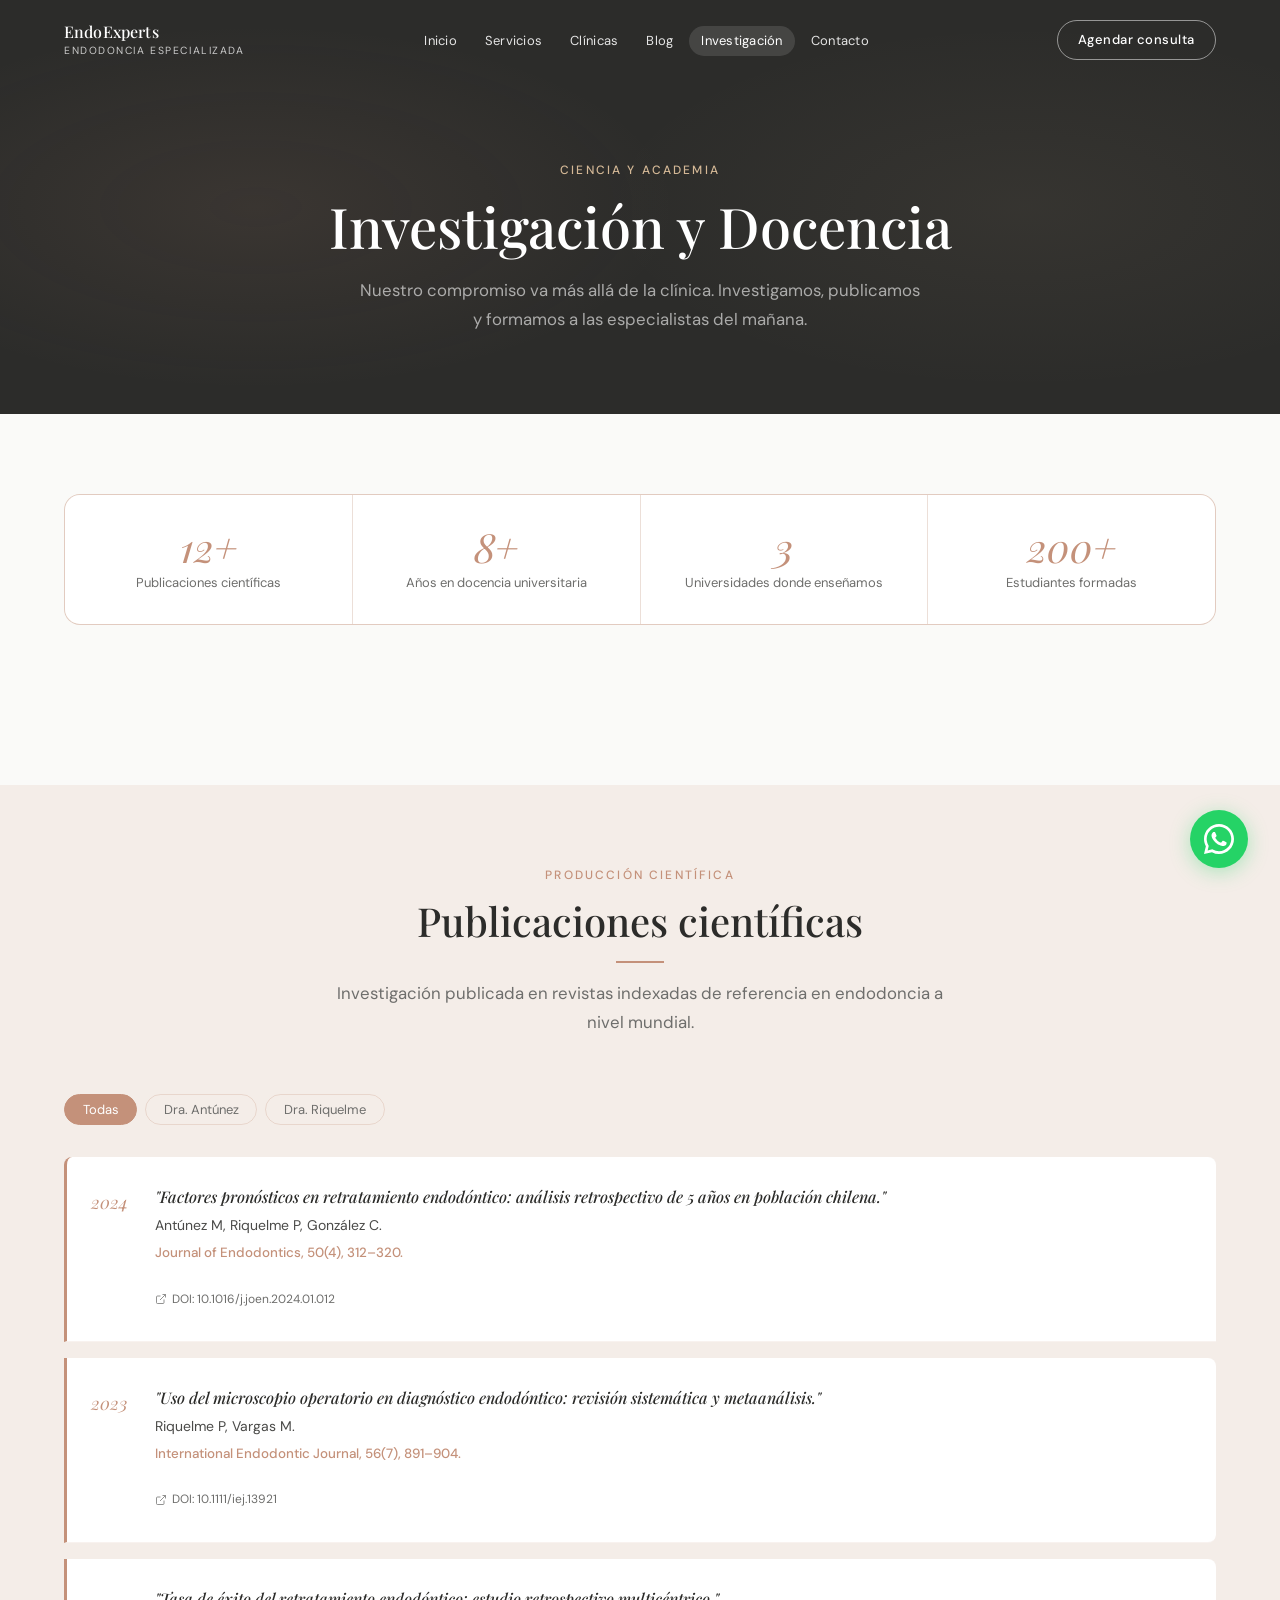
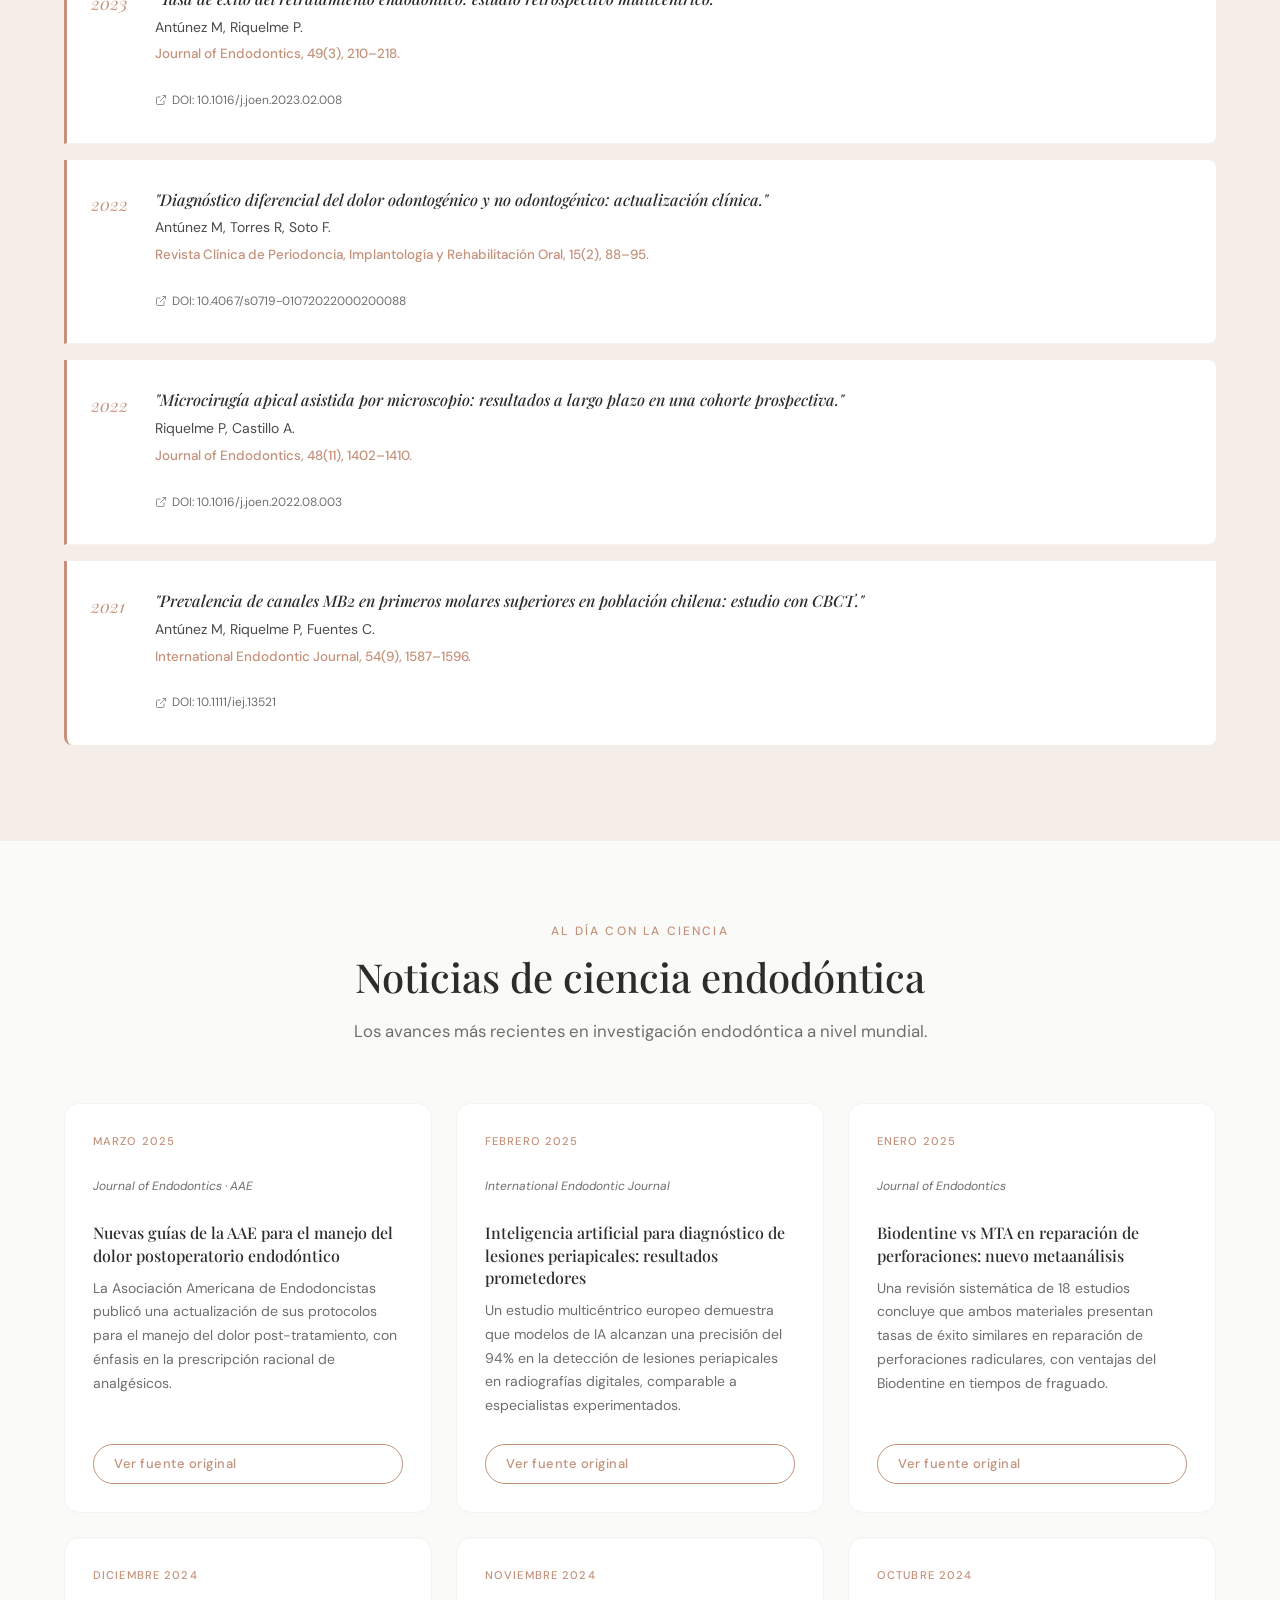
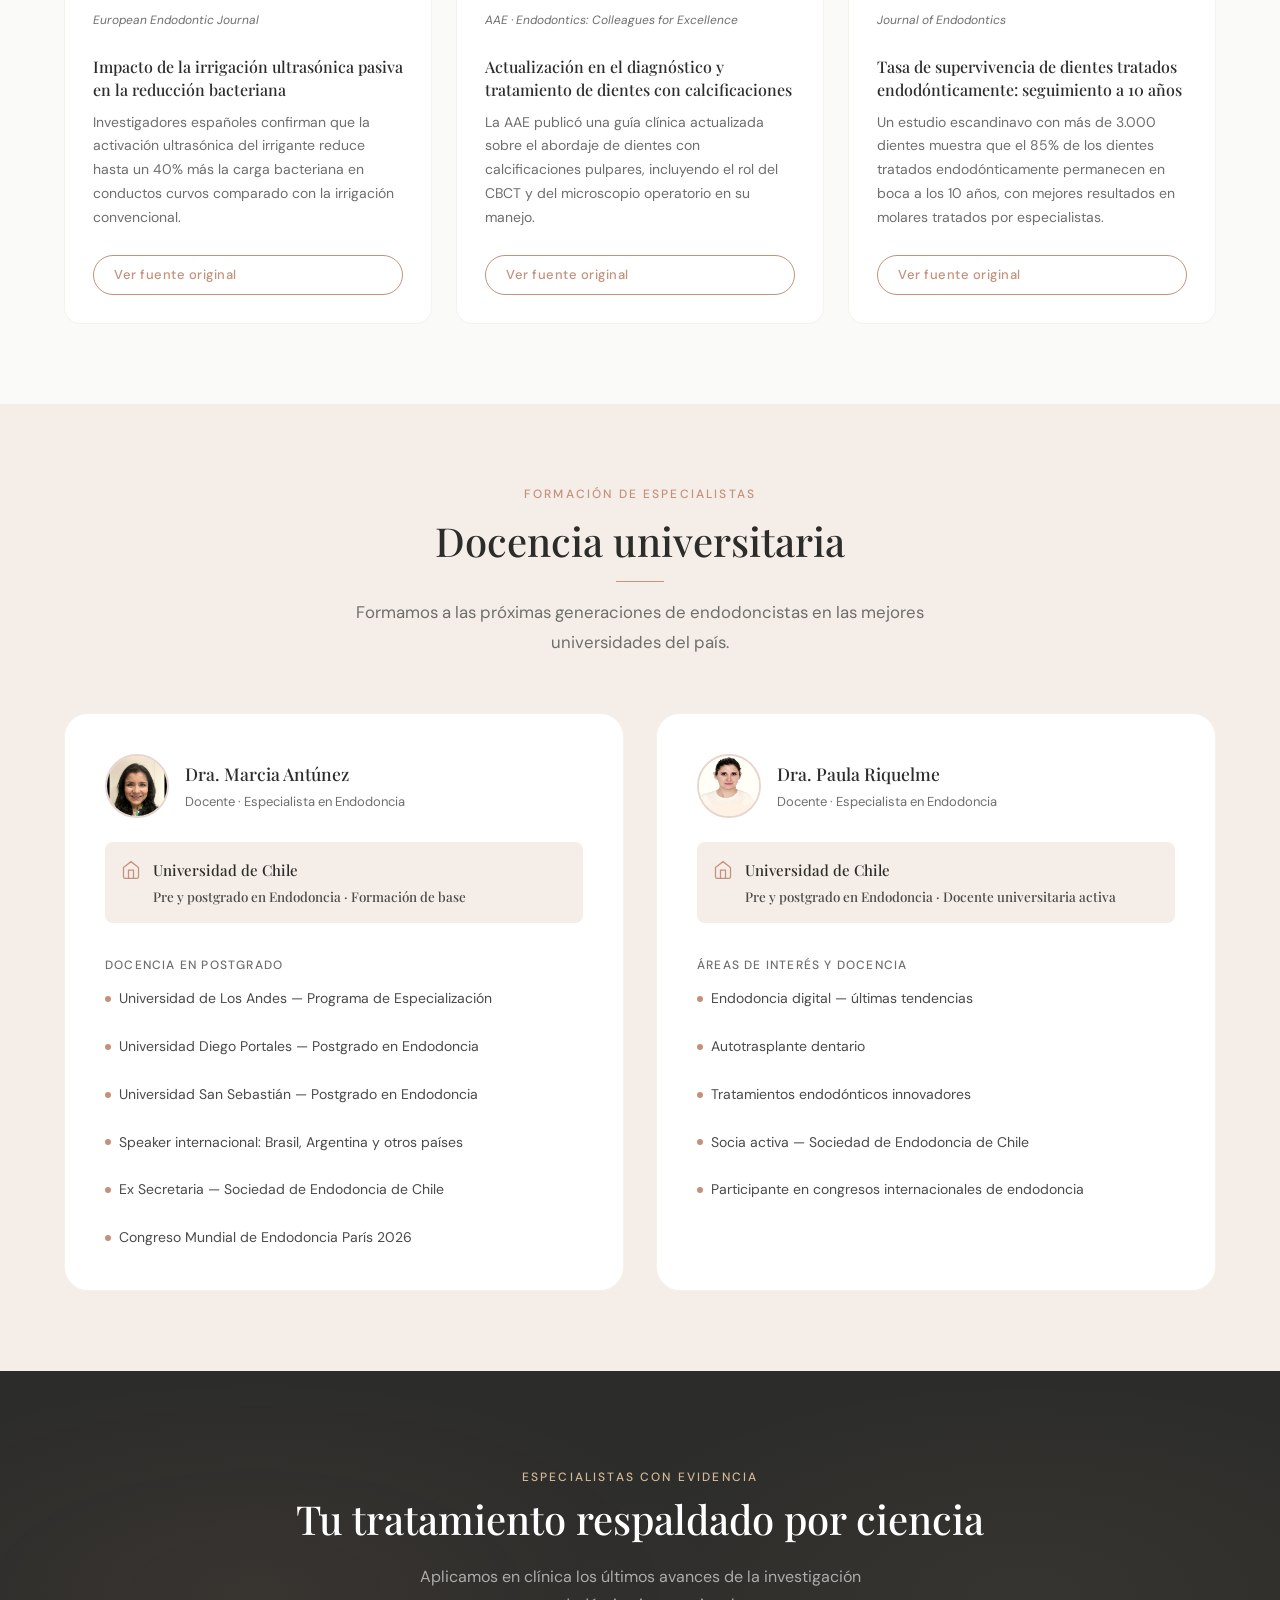
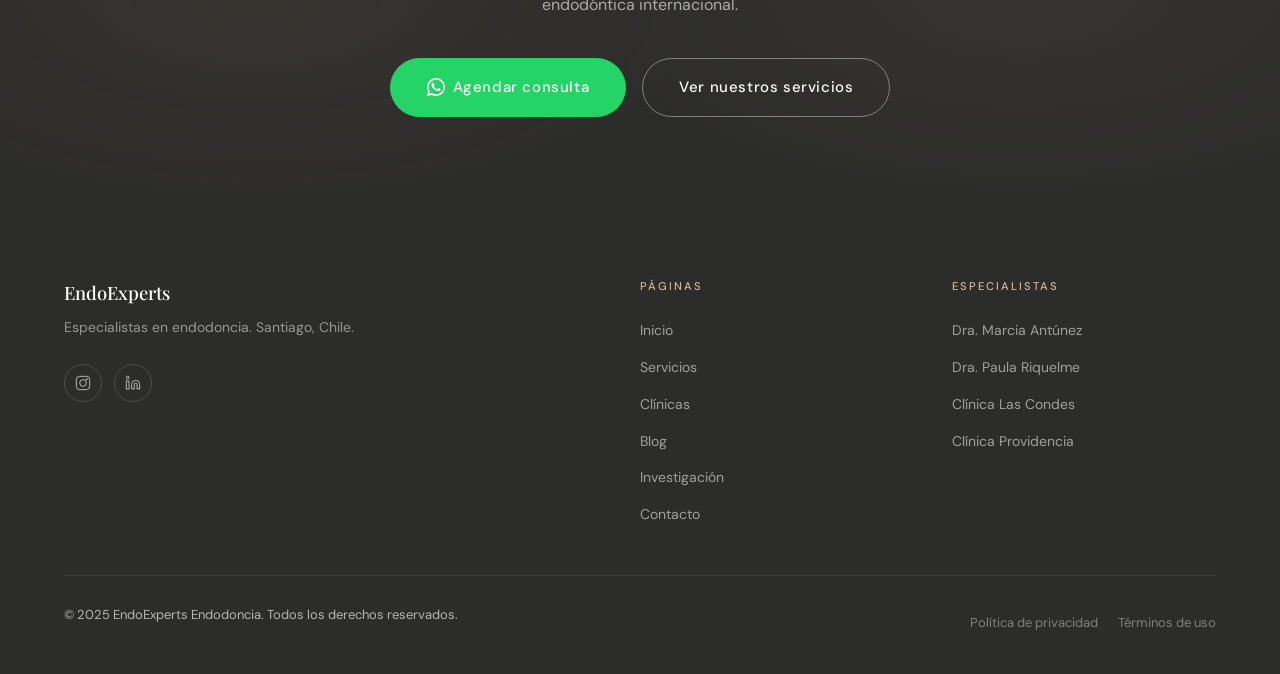
<file: investigacion.html>
<!DOCTYPE html>
<html lang="es-CL">
<head>
  <meta charset="UTF-8" />
  <meta name="viewport" content="width=device-width, initial-scale=1.0" />
  <title>Investigación | EndoExperts · Endodoncia Especializada Santiago</title>
  <meta name="description" content="Publicaciones científicas, docencia universitaria y noticias de ciencia endodóntica de la Dra. Marcia Antúnez y Dra. Paula Riquelme." />
  <meta property="og:title" content="Investigación | EndoExperts Endodoncia" />
  <meta property="og:type" content="website" />
  <link rel="canonical" href="https://endoexperts.cl/investigacion.html" />
  <link rel="stylesheet" href="styles.css" />
  <link rel="preconnect" href="https://fonts.googleapis.com" />
  <link rel="preconnect" href="https://fonts.gstatic.com" crossorigin />
  <style>
    .research-hero {
      background: var(--c-carbon);
      padding: 10rem 0 5rem;
      text-align: center;
      position: relative;
      overflow: hidden;
    }
    .research-hero::before {
      content: '';
      position: absolute;
      inset: 0;
      background:
        radial-gradient(ellipse 60% 80% at 20% 50%, rgba(196,145,122,0.09) 0%, transparent 55%),
        radial-gradient(ellipse 60% 80% at 80% 50%, rgba(212,184,150,0.06) 0%, transparent 55%);
      pointer-events: none;
    }
    .research-hero__title   { color: var(--c-white); margin-bottom: 1rem; }
    .research-hero__subtitle {
      color: rgba(255,255,255,0.6);
      max-width: 560px;
      margin-inline: auto;
      font-size: 1.05rem;
      line-height: 1.75;
    }

    /* Stats académicas */
    .research-stats {
      display: grid;
      grid-template-columns: repeat(4, 1fr);
      gap: 1px;
      background: var(--border);
      border: 1px solid var(--border);
      border-radius: var(--radius-lg);
      overflow: hidden;
      margin-bottom: 5rem;
    }

    .research-stat {
      background: var(--c-white);
      padding: 2rem 1.25rem;
      text-align: center;
    }

    .research-stat__number {
      font-family: var(--font-serif);
      font-size: 2.5rem;
      font-style: italic;
      color: var(--accent);
      line-height: 1;
      margin-bottom: 0.4rem;
    }

    .research-stat__label {
      font-size: 0.8125rem;
      color: var(--text-muted);
      line-height: 1.4;
    }

    /* Filtros publicaciones */
    .pub-filters {
      display: flex;
      gap: 0.5rem;
      flex-wrap: wrap;
      margin-bottom: 2rem;
    }

    /* Publicación item */
    .publication-list {
      display: flex;
      flex-direction: column;
      gap: 0;
    }

    .publication-item {
      padding: 1.75rem 1.75rem 1.75rem 1.5rem;
      border-left: 3px solid var(--accent);
      background: var(--c-white);
      border-bottom: 1px solid var(--border-light);
      transition: box-shadow var(--dur) var(--ease), background var(--dur) var(--ease);
      display: flex;
      align-items: flex-start;
      gap: 1.25rem;
    }

    .publication-item:first-child { border-radius: var(--radius-md) var(--radius-md) 0 0; }
    .publication-item:last-child  { border-radius: 0 0 var(--radius-md) var(--radius-md); border-bottom: none; }

    .publication-item:hover {
      background: var(--bg-section);
      box-shadow: 0 2px 16px rgba(196,145,122,0.07);
    }

    .publication-item__year {
      font-family: var(--font-serif);
      font-size: 1.1rem;
      font-style: italic;
      color: var(--accent);
      min-width: 44px;
      flex-shrink: 0;
      padding-top: 0.1rem;
    }

    .publication-item__body { flex: 1; }

    .publication-item__title {
      font-family: var(--font-serif);
      font-size: 1rem;
      font-weight: 500;
      font-style: italic;
      color: var(--text-primary);
      margin-bottom: 0.35rem;
      line-height: 1.45;
    }

    .publication-item__authors {
      font-size: 0.875rem;
      color: var(--c-carbon-mid);
      margin-bottom: 0.25rem;
    }

    .publication-item__journal {
      font-size: 0.8375rem;
      color: var(--accent);
      font-weight: 500;
    }

    .publication-item__doi {
      display: inline-flex;
      align-items: center;
      gap: 0.3rem;
      font-size: 0.75rem;
      color: var(--text-muted);
      margin-top: 0.5rem;
      transition: color var(--dur) var(--ease);
    }

    .publication-item__doi:hover { color: var(--accent); }

    .publication-item__doi svg {
      width: 12px;
      height: 12px;
      stroke: currentColor;
      fill: none;
      stroke-width: 1.5;
    }

    /* Noticias grid */
    .news-grid {
      display: grid;
      grid-template-columns: repeat(3, 1fr);
      gap: 1.5rem;
    }

    .news-card {
      background: var(--c-white);
      border: 1px solid var(--border-light);
      border-radius: var(--radius-lg);
      padding: 1.75rem;
      display: flex;
      flex-direction: column;
      gap: 0.6rem;
      transition: all var(--dur) var(--ease);
    }

    .news-card:hover {
      box-shadow: 0 6px 28px rgba(196,145,122,0.09);
      transform: translateY(-2px);
    }

    .news-card__date {
      font-size: 0.7rem;
      font-weight: 500;
      letter-spacing: 0.1em;
      text-transform: uppercase;
      color: var(--accent);
    }

    .news-card__source {
      font-size: 0.75rem;
      color: var(--text-muted);
      font-style: italic;
    }

    .news-card__title {
      font-family: var(--font-serif);
      font-size: 1rem;
      font-weight: 500;
      line-height: 1.4;
      color: var(--text-primary);
    }

    .news-card__text {
      font-size: 0.875rem;
      color: var(--text-muted);
      line-height: 1.7;
      flex: 1;
    }

    /* Docencia */
    .docencia-grid {
      display: grid;
      grid-template-columns: 1fr 1fr;
      gap: 2rem;
    }

    .docencia-card {
      background: var(--c-white);
      border: 1px solid var(--border-light);
      border-radius: var(--radius-xl);
      padding: 2.5rem;
      display: flex;
      flex-direction: column;
      gap: 1.5rem;
      transition: box-shadow var(--dur) var(--ease);
    }

    .docencia-card:hover {
      box-shadow: 0 8px 40px rgba(196,145,122,0.1);
    }

    .docencia-card__header {
      display: flex;
      align-items: center;
      gap: 1rem;
    }

    .docencia-card__avatar {
      width: 64px;
      height: 64px;
      border-radius: 50%;
      overflow: hidden;
      border: 2px solid var(--c-blush);
      flex-shrink: 0;
    }

    .docencia-card__avatar img {
      width: 100%;
      height: 100%;
      object-fit: cover;
      object-position: center top;
    }

    .docencia-card__name {
      font-family: var(--font-serif);
      font-size: 1.1rem;
      font-weight: 500;
      margin-bottom: 0.1rem;
    }

    .docencia-card__role {
      font-size: 0.8125rem;
      color: var(--text-muted);
    }

    .docencia-card__university {
      display: flex;
      align-items: flex-start;
      gap: 0.75rem;
      padding: 1rem;
      background: var(--bg-section);
      border-radius: var(--radius-md);
    }

    .docencia-card__university svg {
      width: 20px;
      height: 20px;
      stroke: var(--accent);
      fill: none;
      stroke-width: 1.5;
      flex-shrink: 0;
      margin-top: 0.1rem;
    }

    .docencia-card__uni-name {
      font-weight: 500;
      font-size: 0.9375rem;
      margin-bottom: 0.2rem;
    }

    .docencia-card__uni-detail {
      font-size: 0.8375rem;
      color: var(--c-carbon-mid);
      line-height: 1.5;
    }

    .docencia-card__courses {
      display: flex;
      flex-direction: column;
      gap: 0.5rem;
    }

    .docencia-card__course {
      display: flex;
      align-items: center;
      gap: 0.5rem;
      font-size: 0.875rem;
      color: var(--c-carbon-mid);
    }

    .docencia-card__course::before {
      content: '';
      width: 6px;
      height: 6px;
      border-radius: 50%;
      background: var(--accent);
      flex-shrink: 0;
    }

    @media (max-width: 1024px) {
      .research-stats { grid-template-columns: 1fr 1fr; }
      .news-grid { grid-template-columns: 1fr 1fr; }
      .docencia-grid { grid-template-columns: 1fr; }
    }

    @media (max-width: 768px) {
      .research-stats { grid-template-columns: 1fr 1fr; }
      .news-grid { grid-template-columns: 1fr; }
      .publication-item { flex-direction: column; gap: 0.5rem; }
    }
  </style>
</head>
<body>

<!-- NAVBAR -->
<header class="navbar navbar--transparent" id="navbar" role="banner">
  <div class="container">
    <nav class="navbar__inner" aria-label="Navegación principal">
      <a href="index.html" class="navbar__logo">EndoExperts<span>Endodoncia Especializada</span></a>
      <ul class="navbar__links" role="list">
        <li><a href="index.html" class="navbar__link">Inicio</a></li>
        <li><a href="servicios.html" class="navbar__link">Servicios</a></li>
        <li><a href="clinicas.html" class="navbar__link">Clínicas</a></li>
        <li><a href="blog.html" class="navbar__link">Blog</a></li>
        <li><a href="investigacion.html" class="navbar__link navbar__link--active">Investigación</a></li>
        <li><a href="contacto.html" class="navbar__link">Contacto</a></li>
      </ul>
      <a href="contacto.html" class="btn btn--outline navbar__cta btn--sm">Agendar consulta</a>
      <button class="navbar__toggle" id="navToggle" aria-label="Abrir menú" aria-expanded="false"><span></span><span></span><span></span></button>
    </nav>
  </div>
</header>
<div class="navbar__overlay" id="navOverlay"></div>
<nav class="navbar__drawer" id="navDrawer" aria-label="Menú móvil">
  <a href="index.html" class="navbar__link">Inicio</a>
  <a href="servicios.html" class="navbar__link">Servicios</a>
  <a href="clinicas.html" class="navbar__link">Clínicas</a>
  <a href="blog.html" class="navbar__link">Blog</a>
  <a href="investigacion.html" class="navbar__link navbar__link--active">Investigación</a>
  <a href="contacto.html" class="navbar__link">Contacto</a>
  <a href="contacto.html" class="btn btn--outline navbar__cta">Agendar consulta</a>
</nav>

<main id="main">

<!-- HERO -->
<section class="research-hero" aria-labelledby="research-hero-title">
  <div class="container" style="position:relative;z-index:1;">
    <span class="section__eyebrow" style="color:var(--c-champagne);">Ciencia y academia</span>
    <h1 class="research-hero__title" id="research-hero-title">Investigación y Docencia</h1>
    <p class="research-hero__subtitle">Nuestro compromiso va más allá de la clínica. Investigamos, publicamos y formamos a las especialistas del mañana.</p>
  </div>
</section>

<!-- STATS ACADÉMICAS -->
<section class="section" aria-label="Estadísticas académicas">
  <div class="container">
    <div class="research-stats reveal">
      <div class="research-stat">
        <p class="research-stat__number">12+</p>
        <p class="research-stat__label">Publicaciones científicas</p>
      </div>
      <div class="research-stat">
        <p class="research-stat__number">8+</p>
        <p class="research-stat__label">Años en docencia universitaria</p>
      </div>
      <div class="research-stat">
        <p class="research-stat__number">3</p>
        <p class="research-stat__label">Universidades donde enseñamos</p>
      </div>
      <div class="research-stat">
        <p class="research-stat__number">200+</p>
        <p class="research-stat__label">Estudiantes formadas</p>
      </div>
    </div>
  </div>
</section>

<!-- PUBLICACIONES CIENTÍFICAS -->
<section class="section section--alt" aria-labelledby="pub-title">
  <div class="container">
    <div class="section__header">
      <span class="section__eyebrow">Producción científica</span>
      <h2 class="section__title" id="pub-title">Publicaciones científicas</h2>
      <div class="divider"></div>
      <p class="section__subtitle">Investigación publicada en revistas indexadas de referencia en endodoncia a nivel mundial.</p>
    </div>

    <!-- Filtros -->
    <div class="pub-filters reveal" role="group" aria-label="Filtrar publicaciones">
      <button class="filter-btn is-active" data-pub-filter="todas">Todas</button>
      <button class="filter-btn" data-pub-filter="Marcia Antúnez">Dra. Antúnez</button>
      <button class="filter-btn" data-pub-filter="Paula Riquelme">Dra. Riquelme</button>
    </div>

    <div class="publication-list reveal" id="pubList">

      <div class="publication-item" data-authors="Antúnez Riquelme">
        <span class="publication-item__year">2024</span>
        <div class="publication-item__body">
          <p class="publication-item__title">"Factores pronósticos en retratamiento endodóntico: análisis retrospectivo de 5 años en población chilena."</p>
          <p class="publication-item__authors">Antúnez M, Riquelme P, González C.</p>
          <p class="publication-item__journal">Journal of Endodontics, 50(4), 312–320.</p>
          <a href="#" class="publication-item__doi" target="_blank" rel="noopener noreferrer">
            <svg viewBox="0 0 24 24" aria-hidden="true"><path d="M18 13v6a2 2 0 01-2 2H5a2 2 0 01-2-2V8a2 2 0 012-2h6"/><polyline points="15 3 21 3 21 9"/><line x1="10" y1="14" x2="21" y2="3"/></svg>
            DOI: 10.1016/j.joen.2024.01.012
          </a>
        </div>
      </div>

      <div class="publication-item" data-authors="Paula Riquelme">
        <span class="publication-item__year">2023</span>
        <div class="publication-item__body">
          <p class="publication-item__title">"Uso del microscopio operatorio en diagnóstico endodóntico: revisión sistemática y metaanálisis."</p>
          <p class="publication-item__authors">Riquelme P, Vargas M.</p>
          <p class="publication-item__journal">International Endodontic Journal, 56(7), 891–904.</p>
          <a href="#" class="publication-item__doi" target="_blank" rel="noopener noreferrer">
            <svg viewBox="0 0 24 24" aria-hidden="true"><path d="M18 13v6a2 2 0 01-2 2H5a2 2 0 01-2-2V8a2 2 0 012-2h6"/><polyline points="15 3 21 3 21 9"/><line x1="10" y1="14" x2="21" y2="3"/></svg>
            DOI: 10.1111/iej.13921
          </a>
        </div>
      </div>

      <div class="publication-item" data-authors="Antúnez Riquelme">
        <span class="publication-item__year">2023</span>
        <div class="publication-item__body">
          <p class="publication-item__title">"Tasa de éxito del retratamiento endodóntico: estudio retrospectivo multicéntrico."</p>
          <p class="publication-item__authors">Antúnez M, Riquelme P.</p>
          <p class="publication-item__journal">Journal of Endodontics, 49(3), 210–218.</p>
          <a href="#" class="publication-item__doi" target="_blank" rel="noopener noreferrer">
            <svg viewBox="0 0 24 24" aria-hidden="true"><path d="M18 13v6a2 2 0 01-2 2H5a2 2 0 01-2-2V8a2 2 0 012-2h6"/><polyline points="15 3 21 3 21 9"/><line x1="10" y1="14" x2="21" y2="3"/></svg>
            DOI: 10.1016/j.joen.2023.02.008
          </a>
        </div>
      </div>

      <div class="publication-item" data-authors="Marcia Antúnez">
        <span class="publication-item__year">2022</span>
        <div class="publication-item__body">
          <p class="publication-item__title">"Diagnóstico diferencial del dolor odontogénico y no odontogénico: actualización clínica."</p>
          <p class="publication-item__authors">Antúnez M, Torres R, Soto F.</p>
          <p class="publication-item__journal">Revista Clínica de Periodoncia, Implantología y Rehabilitación Oral, 15(2), 88–95.</p>
          <a href="#" class="publication-item__doi" target="_blank" rel="noopener noreferrer">
            <svg viewBox="0 0 24 24" aria-hidden="true"><path d="M18 13v6a2 2 0 01-2 2H5a2 2 0 01-2-2V8a2 2 0 012-2h6"/><polyline points="15 3 21 3 21 9"/><line x1="10" y1="14" x2="21" y2="3"/></svg>
            DOI: 10.4067/s0719-01072022000200088
          </a>
        </div>
      </div>

      <div class="publication-item" data-authors="Paula Riquelme">
        <span class="publication-item__year">2022</span>
        <div class="publication-item__body">
          <p class="publication-item__title">"Microcirugía apical asistida por microscopio: resultados a largo plazo en una cohorte prospectiva."</p>
          <p class="publication-item__authors">Riquelme P, Castillo A.</p>
          <p class="publication-item__journal">Journal of Endodontics, 48(11), 1402–1410.</p>
          <a href="#" class="publication-item__doi" target="_blank" rel="noopener noreferrer">
            <svg viewBox="0 0 24 24" aria-hidden="true"><path d="M18 13v6a2 2 0 01-2 2H5a2 2 0 01-2-2V8a2 2 0 012-2h6"/><polyline points="15 3 21 3 21 9"/><line x1="10" y1="14" x2="21" y2="3"/></svg>
            DOI: 10.1016/j.joen.2022.08.003
          </a>
        </div>
      </div>

      <div class="publication-item" data-authors="Antúnez Riquelme">
        <span class="publication-item__year">2021</span>
        <div class="publication-item__body">
          <p class="publication-item__title">"Prevalencia de canales MB2 en primeros molares superiores en población chilena: estudio con CBCT."</p>
          <p class="publication-item__authors">Antúnez M, Riquelme P, Fuentes C.</p>
          <p class="publication-item__journal">International Endodontic Journal, 54(9), 1587–1596.</p>
          <a href="#" class="publication-item__doi" target="_blank" rel="noopener noreferrer">
            <svg viewBox="0 0 24 24" aria-hidden="true"><path d="M18 13v6a2 2 0 01-2 2H5a2 2 0 01-2-2V8a2 2 0 012-2h6"/><polyline points="15 3 21 3 21 9"/><line x1="10" y1="14" x2="21" y2="3"/></svg>
            DOI: 10.1111/iej.13521
          </a>
        </div>
      </div>

    </div>
  </div>
</section>

<!-- NOTICIAS CIENTÍFICAS -->
<section class="section" aria-labelledby="news-title">
  <div class="container">
    <div class="section__header">
      <span class="section__eyebrow">Al día con la ciencia</span>
      <h2 class="section__title" id="news-title">Noticias de ciencia endodóntica</h2>
      <p class="section__subtitle">Los avances más recientes en investigación endodóntica a nivel mundial.</p>
    </div>

    <div class="news-grid">

      <article class="news-card reveal">
        <p class="news-card__date">Marzo 2025</p>
        <p class="news-card__source">Journal of Endodontics · AAE</p>
        <h3 class="news-card__title">Nuevas guías de la AAE para el manejo del dolor postoperatorio endodóntico</h3>
        <p class="news-card__text">La Asociación Americana de Endodoncistas publicó una actualización de sus protocolos para el manejo del dolor post-tratamiento, con énfasis en la prescripción racional de analgésicos.</p>
        <a href="#" class="btn btn--outline btn--sm" target="_blank" rel="noopener noreferrer">Ver fuente original</a>
      </article>

      <article class="news-card reveal reveal--delay-1">
        <p class="news-card__date">Febrero 2025</p>
        <p class="news-card__source">International Endodontic Journal</p>
        <h3 class="news-card__title">Inteligencia artificial para diagnóstico de lesiones periapicales: resultados prometedores</h3>
        <p class="news-card__text">Un estudio multicéntrico europeo demuestra que modelos de IA alcanzan una precisión del 94% en la detección de lesiones periapicales en radiografías digitales, comparable a especialistas experimentados.</p>
        <a href="#" class="btn btn--outline btn--sm" target="_blank" rel="noopener noreferrer">Ver fuente original</a>
      </article>

      <article class="news-card reveal reveal--delay-2">
        <p class="news-card__date">Enero 2025</p>
        <p class="news-card__source">Journal of Endodontics</p>
        <h3 class="news-card__title">Biodentine vs MTA en reparación de perforaciones: nuevo metaanálisis</h3>
        <p class="news-card__text">Una revisión sistemática de 18 estudios concluye que ambos materiales presentan tasas de éxito similares en reparación de perforaciones radiculares, con ventajas del Biodentine en tiempos de fraguado.</p>
        <a href="#" class="btn btn--outline btn--sm" target="_blank" rel="noopener noreferrer">Ver fuente original</a>
      </article>

      <article class="news-card reveal">
        <p class="news-card__date">Diciembre 2024</p>
        <p class="news-card__source">European Endodontic Journal</p>
        <h3 class="news-card__title">Impacto de la irrigación ultrasónica pasiva en la reducción bacteriana</h3>
        <p class="news-card__text">Investigadores españoles confirman que la activación ultrasónica del irrigante reduce hasta un 40% más la carga bacteriana en conductos curvos comparado con la irrigación convencional.</p>
        <a href="#" class="btn btn--outline btn--sm" target="_blank" rel="noopener noreferrer">Ver fuente original</a>
      </article>

      <article class="news-card reveal reveal--delay-1">
        <p class="news-card__date">Noviembre 2024</p>
        <p class="news-card__source">AAE · Endodontics: Colleagues for Excellence</p>
        <h3 class="news-card__title">Actualización en el diagnóstico y tratamiento de dientes con calcificaciones</h3>
        <p class="news-card__text">La AAE publicó una guía clínica actualizada sobre el abordaje de dientes con calcificaciones pulpares, incluyendo el rol del CBCT y del microscopio operatorio en su manejo.</p>
        <a href="#" class="btn btn--outline btn--sm" target="_blank" rel="noopener noreferrer">Ver fuente original</a>
      </article>

      <article class="news-card reveal reveal--delay-2">
        <p class="news-card__date">Octubre 2024</p>
        <p class="news-card__source">Journal of Endodontics</p>
        <h3 class="news-card__title">Tasa de supervivencia de dientes tratados endodónticamente: seguimiento a 10 años</h3>
        <p class="news-card__text">Un estudio escandinavo con más de 3.000 dientes muestra que el 85% de los dientes tratados endodónticamente permanecen en boca a los 10 años, con mejores resultados en molares tratados por especialistas.</p>
        <a href="#" class="btn btn--outline btn--sm" target="_blank" rel="noopener noreferrer">Ver fuente original</a>
      </article>

    </div>
  </div>
</section>

<!-- DOCENCIA UNIVERSITARIA -->
<section class="section section--alt" aria-labelledby="docencia-title">
  <div class="container">
    <div class="section__header">
      <span class="section__eyebrow">Formación de especialistas</span>
      <h2 class="section__title" id="docencia-title">Docencia universitaria</h2>
      <div class="divider"></div>
      <p class="section__subtitle">Formamos a las próximas generaciones de endodoncistas en las mejores universidades del país.</p>
    </div>

    <div class="docencia-grid">

      <!-- Dra. Marcia -->
      <article class="docencia-card reveal">
        <div class="docencia-card__header">
          <div class="docencia-card__avatar">
            <img src="marcia-antunez.jpg" alt="Dra. Marcia Antúnez" loading="lazy" />
          </div>
          <div>
            <p class="docencia-card__name">Dra. Marcia Antúnez</p>
            <p class="docencia-card__role">Docente · Especialista en Endodoncia</p>
          </div>
        </div>

        <div class="docencia-card__university">
          <svg viewBox="0 0 24 24" aria-hidden="true"><path d="M3 9l9-7 9 7v11a2 2 0 01-2 2H5a2 2 0 01-2-2z"/><polyline points="9 22 9 12 15 12 15 22"/></svg>
          <div>
            <p class="docencia-card__uni-name">Universidad de Chile</p>
            <p class="docencia-card__uni-detail">Pre y postgrado en Endodoncia · Formación de base</p>
          </div>
        </div>

        <div>
          <p style="font-size:0.75rem;font-weight:500;letter-spacing:0.1em;text-transform:uppercase;color:var(--text-muted);margin-bottom:0.75rem;">Docencia en postgrado</p>
          <div class="docencia-card__courses">
            <p class="docencia-card__course">Universidad de Los Andes — Programa de Especialización</p>
            <p class="docencia-card__course">Universidad Diego Portales — Postgrado en Endodoncia</p>
            <p class="docencia-card__course">Universidad San Sebastián — Postgrado en Endodoncia</p>
            <p class="docencia-card__course">Speaker internacional: Brasil, Argentina y otros países</p>
            <p class="docencia-card__course">Ex Secretaria — Sociedad de Endodoncia de Chile</p>
            <p class="docencia-card__course">Congreso Mundial de Endodoncia París 2026</p>
          </div>
        </div>
      </article>

      <!-- Dra. Paula -->
      <article class="docencia-card reveal reveal--delay-1">
        <div class="docencia-card__header">
          <div class="docencia-card__avatar">
            <img src="paula-riquelme.jpg" alt="Dra. Paula Riquelme" loading="lazy" />
          </div>
          <div>
            <p class="docencia-card__name">Dra. Paula Riquelme</p>
            <p class="docencia-card__role">Docente · Especialista en Endodoncia</p>
          </div>
        </div>

        <div class="docencia-card__university">
          <svg viewBox="0 0 24 24" aria-hidden="true"><path d="M3 9l9-7 9 7v11a2 2 0 01-2 2H5a2 2 0 01-2-2z"/><polyline points="9 22 9 12 15 12 15 22"/></svg>
          <div>
            <p class="docencia-card__uni-name">Universidad de Chile</p>
            <p class="docencia-card__uni-detail">Pre y postgrado en Endodoncia · Docente universitaria activa</p>
          </div>
        </div>

        <div>
          <p style="font-size:0.75rem;font-weight:500;letter-spacing:0.1em;text-transform:uppercase;color:var(--text-muted);margin-bottom:0.75rem;">Áreas de interés y docencia</p>
          <div class="docencia-card__courses">
            <p class="docencia-card__course">Endodoncia digital — últimas tendencias</p>
            <p class="docencia-card__course">Autotrasplante dentario</p>
            <p class="docencia-card__course">Tratamientos endodónticos innovadores</p>
            <p class="docencia-card__course">Socia activa — Sociedad de Endodoncia de Chile</p>
            <p class="docencia-card__course">Participante en congresos internacionales de endodoncia</p>
          </div>
        </div>
      </article>

    </div>
  </div>
</section>

<!-- CTA -->
<section class="cta-final" aria-labelledby="research-cta-title">
  <div class="container" style="position:relative;z-index:1;text-align:center;">
    <span class="section__eyebrow cta-final__eyebrow">Especialistas con evidencia</span>
    <h2 class="cta-final__title" id="research-cta-title">Tu tratamiento respaldado por ciencia</h2>
    <p class="cta-final__subtitle">Aplicamos en clínica los últimos avances de la investigación endodóntica internacional.</p>
    <div class="cta-final__buttons">
      <a href="https://wa.me/+569XXXXXXXX?text=Hola%2C%20quisiera%20agendar%20una%20consulta" class="btn btn--whatsapp btn--lg" target="_blank" rel="noopener noreferrer">
        <svg class="icon-wa" viewBox="0 0 24 24" fill="white" aria-hidden="true"><path d="M17.472 14.382c-.297-.149-1.758-.867-2.03-.967-.273-.099-.471-.148-.67.15-.197.297-.767.966-.94 1.164-.173.199-.347.223-.644.075-.297-.15-1.255-.463-2.39-1.475-.883-.788-1.48-1.761-1.653-2.059-.173-.297-.018-.458.13-.606.134-.133.298-.347.446-.52.149-.174.198-.298.298-.497.099-.198.05-.371-.025-.52-.075-.149-.669-1.612-.916-2.207-.242-.579-.487-.5-.669-.51-.173-.008-.371-.01-.57-.01-.198 0-.52.074-.792.372-.272.297-1.04 1.016-1.04 2.479 0 1.462 1.065 2.875 1.213 3.074.149.198 2.096 3.2 5.077 4.487.709.306 1.262.489 1.694.625.712.227 1.36.195 1.871.118.571-.085 1.758-.719 2.006-1.413.248-.694.248-1.289.173-1.413-.074-.124-.272-.198-.57-.347z"/><path d="M12 0C5.373 0 0 5.373 0 12c0 2.107.548 4.086 1.508 5.805L0 24l6.374-1.494A11.953 11.953 0 0012 24c6.627 0 12-5.373 12-12S18.627 0 12 0zm0 21.818a9.818 9.818 0 01-5.003-1.37l-.36-.214-3.727.873.908-3.618-.234-.372A9.818 9.818 0 1112 21.818z"/></svg>
        Agendar consulta
      </a>
      <a href="servicios.html" class="btn btn--ghost btn--lg">Ver nuestros servicios</a>
    </div>
  </div>
</section>

</main>

<!-- FOOTER -->
<footer class="footer" role="contentinfo">
  <div class="container">
    <div class="footer__grid">
      <div>
        <p class="footer__brand">EndoExperts</p>
        <p class="footer__tagline">Especialistas en endodoncia. Santiago, Chile.</p>
        <div class="footer__social">
          <a href="#" class="footer__social-link" aria-label="Instagram"><svg viewBox="0 0 24 24" aria-hidden="true"><rect x="2" y="2" width="20" height="20" rx="5"/><circle cx="12" cy="12" r="5"/><circle cx="17.5" cy="6.5" r="1.5" fill="currentColor" stroke="none"/></svg></a>
          <a href="#" class="footer__social-link" aria-label="LinkedIn"><svg viewBox="0 0 24 24" aria-hidden="true"><path d="M16 8a6 6 0 016 6v7h-4v-7a2 2 0 00-2-2 2 2 0 00-2 2v7h-4v-7a6 6 0 016-6z"/><rect x="2" y="9" width="4" height="12"/><circle cx="4" cy="4" r="2"/></svg></a>
        </div>
      </div>
      <nav aria-label="Footer"><p class="footer__heading">Páginas</p><ul class="footer__links"><li><a href="index.html" class="footer__link">Inicio</a></li><li><a href="servicios.html" class="footer__link">Servicios</a></li><li><a href="clinicas.html" class="footer__link">Clínicas</a></li><li><a href="blog.html" class="footer__link">Blog</a></li><li><a href="investigacion.html" class="footer__link">Investigación</a></li><li><a href="contacto.html" class="footer__link">Contacto</a></li></ul></nav>
      <div><p class="footer__heading">Especialistas</p><ul class="footer__links"><li><a href="contacto.html" class="footer__link">Dra. Marcia Antúnez</a></li><li><a href="contacto.html" class="footer__link">Dra. Paula Riquelme</a></li><li><a href="clinicas.html" class="footer__link">Clínica Las Condes</a></li><li><a href="clinicas.html" class="footer__link">Clínica Providencia</a></li></ul></div>
    </div>
    <div class="footer__bottom">
      <p class="footer__copy">© 2025 EndoExperts Endodoncia. Todos los derechos reservados.</p>
      <nav class="footer__legal"><a href="#">Política de privacidad</a><a href="#">Términos de uso</a></nav>
    </div>
  </div>
</footer>

<!-- WA FLOTANTE -->
<div class="wa-float" aria-label="Contacto rápido por WhatsApp">
  <div class="wa-float__panel" id="waPanel" role="dialog" aria-hidden="true">
    <p class="wa-float__panel-title">¿Con quién deseas hablar?</p>
    <a href="https://wa.me/+569XXXXXXXX?text=Hola%2C%20quisiera%20consultar%20con%20la%20Dra.%20Marcia%20Antúnez" class="wa-float__option" target="_blank" rel="noopener noreferrer"><div class="wa-float__option-icon" aria-hidden="true">MA</div>Dra. Marcia Antúnez</a>
    <a href="https://wa.me/+569XXXXXXXX?text=Hola%2C%20quisiera%20consultar%20con%20la%20Dra.%20Paula%20Riquelme" class="wa-float__option" target="_blank" rel="noopener noreferrer"><div class="wa-float__option-icon" aria-hidden="true">PR</div>Dra. Paula Riquelme</a>
  </div>
  <button class="wa-float__btn" id="waToggle" aria-label="Abrir WhatsApp" aria-expanded="false">
    <svg viewBox="0 0 24 24" aria-hidden="true"><path d="M17.472 14.382c-.297-.149-1.758-.867-2.03-.967-.273-.099-.471-.148-.67.15-.197.297-.767.966-.94 1.164-.173.199-.347.223-.644.075-.297-.15-1.255-.463-2.39-1.475-.883-.788-1.48-1.761-1.653-2.059-.173-.297-.018-.458.13-.606.134-.133.298-.347.446-.52.149-.174.198-.298.298-.497.099-.198.05-.371-.025-.52-.075-.149-.669-1.612-.916-2.207-.242-.579-.487-.5-.669-.51-.173-.008-.371-.01-.57-.01-.198 0-.52.074-.792.372-.272.297-1.04 1.016-1.04 2.479 0 1.462 1.065 2.875 1.213 3.074.149.198 2.096 3.2 5.077 4.487.709.306 1.262.489 1.694.625.712.227 1.36.195 1.871.118.571-.085 1.758-.719 2.006-1.413.248-.694.248-1.289.173-1.413-.074-.124-.272-.198-.57-.347z"/><path d="M12 0C5.373 0 0 5.373 0 12c0 2.107.548 4.086 1.508 5.805L0 24l6.374-1.494A11.953 11.953 0 0012 24c6.627 0 12-5.373 12-12S18.627 0 12 0zm0 21.818a9.818 9.818 0 01-5.003-1.37l-.36-.214-3.727.873.908-3.618-.234-.372A9.818 9.818 0 1112 21.818z"/></svg>
  </button>
</div>

<script>
(function(){const n=document.getElementById('navbar');function s(){n.classList.toggle('navbar--scrolled',window.scrollY>60);n.classList.toggle('navbar--transparent',window.scrollY<=60);}window.addEventListener('scroll',s,{passive:true});s();})();
(function(){const t=document.getElementById('navToggle'),d=document.getElementById('navDrawer'),o=document.getElementById('navOverlay');function open(){t.classList.add('is-open');d.classList.add('is-open');o.classList.add('is-open');t.setAttribute('aria-expanded','true');document.body.style.overflow='hidden';}function close(){t.classList.remove('is-open');d.classList.remove('is-open');o.classList.remove('is-open');t.setAttribute('aria-expanded','false');document.body.style.overflow='';}t.addEventListener('click',()=>t.classList.contains('is-open')?close():open());o.addEventListener('click',close);document.addEventListener('keydown',e=>{if(e.key==='Escape')close();});})();
(function(){const btn=document.getElementById('waToggle'),panel=document.getElementById('waPanel');btn.addEventListener('click',()=>{const o=panel.classList.toggle('is-open');btn.setAttribute('aria-expanded',o);panel.setAttribute('aria-hidden',!o);});document.addEventListener('click',e=>{if(!e.target.closest('.wa-float')){panel.classList.remove('is-open');btn.setAttribute('aria-expanded','false');panel.setAttribute('aria-hidden','true');}});})();

/* Filtros publicaciones */
(function(){
  const items = document.querySelectorAll('.publication-item');
  const filters = document.querySelectorAll('[data-pub-filter]');

  filters.forEach(btn => {
    btn.addEventListener('click', () => {
      filters.forEach(b => b.classList.remove('is-active'));
      btn.classList.add('is-active');
      const filter = btn.getAttribute('data-pub-filter');

      items.forEach(item => {
        const authors = item.getAttribute('data-authors');
        if (filter === 'todas' || authors.includes(filter.split(' ').pop())) {
          item.style.display = '';
        } else {
          item.style.display = 'none';
        }
      });
    });
  });
})();

/* Reveal */
(function(){const els=document.querySelectorAll('.reveal');const obs=new IntersectionObserver(entries=>{entries.forEach(e=>{if(e.isIntersecting){e.target.classList.add('is-visible');obs.unobserve(e.target);}});},{threshold:0.08});els.forEach(el=>obs.observe(el));})();
</script>
</body>
</html>
</file>
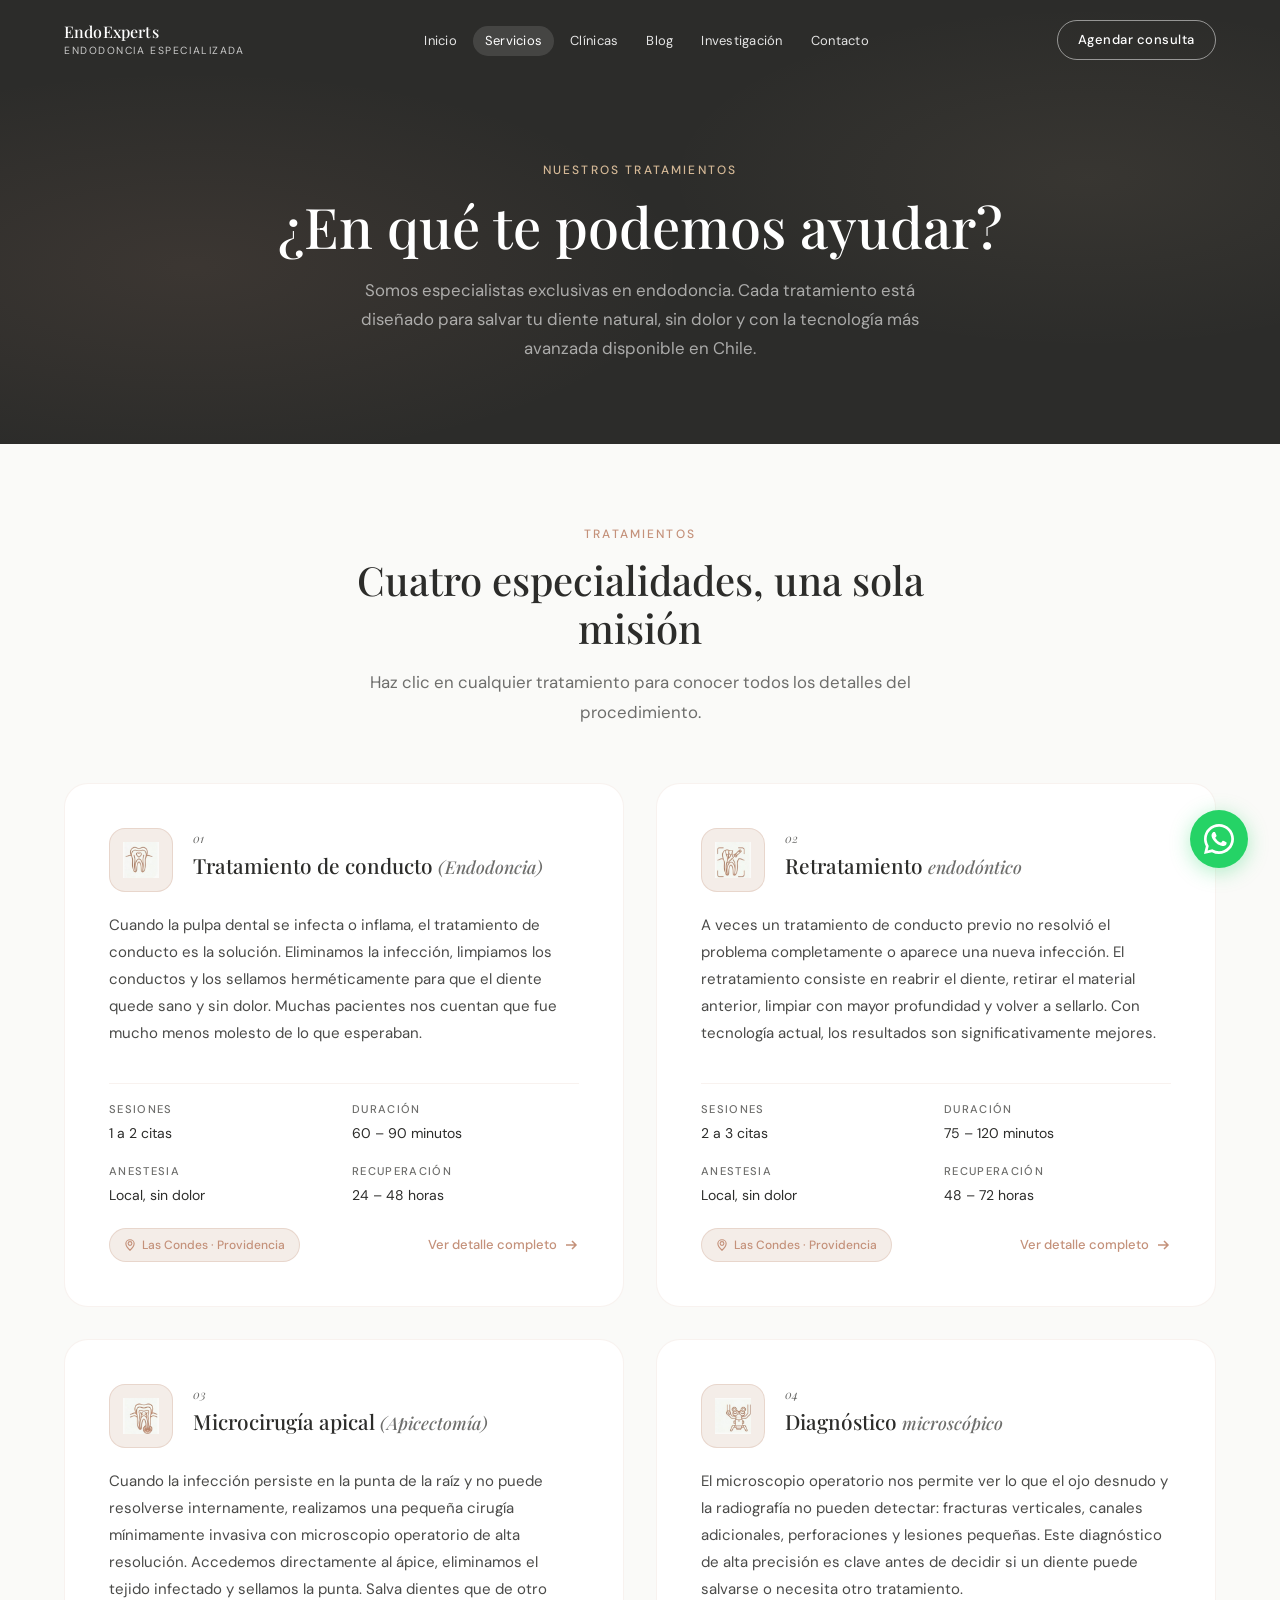
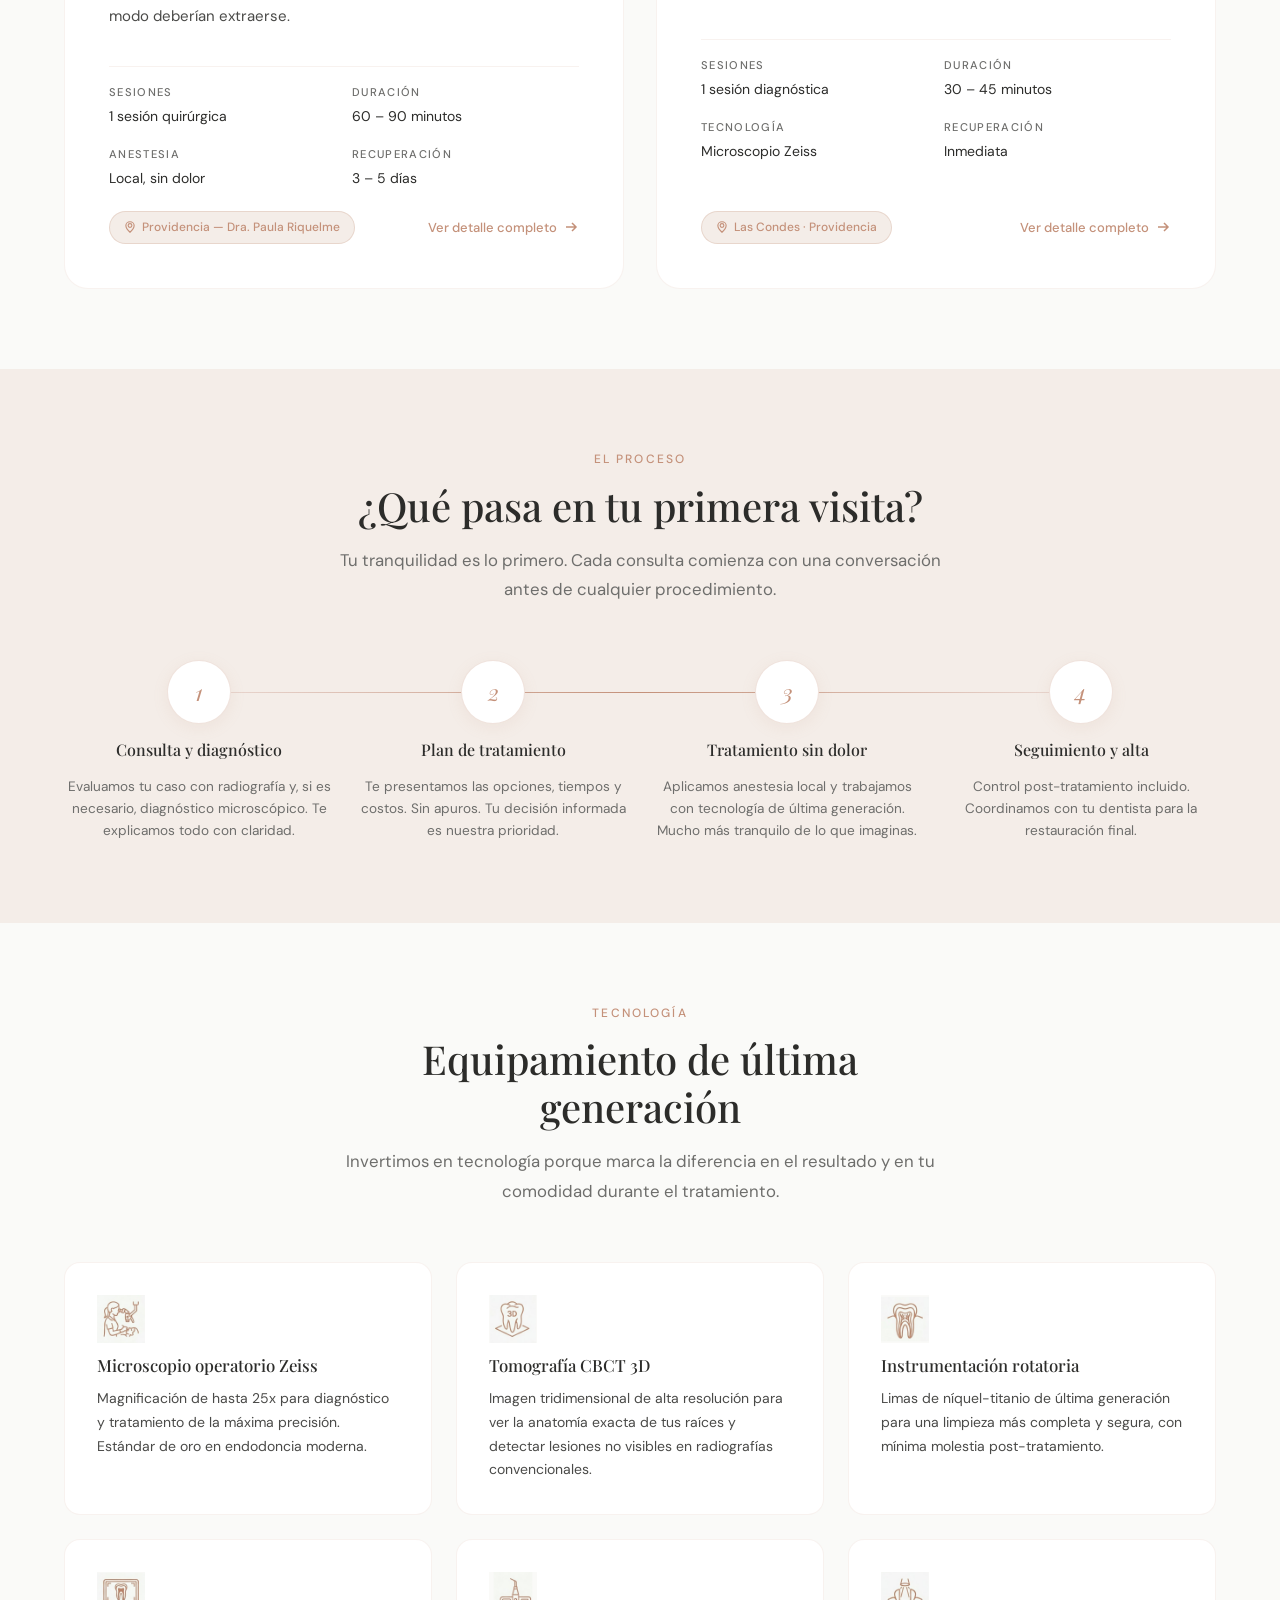
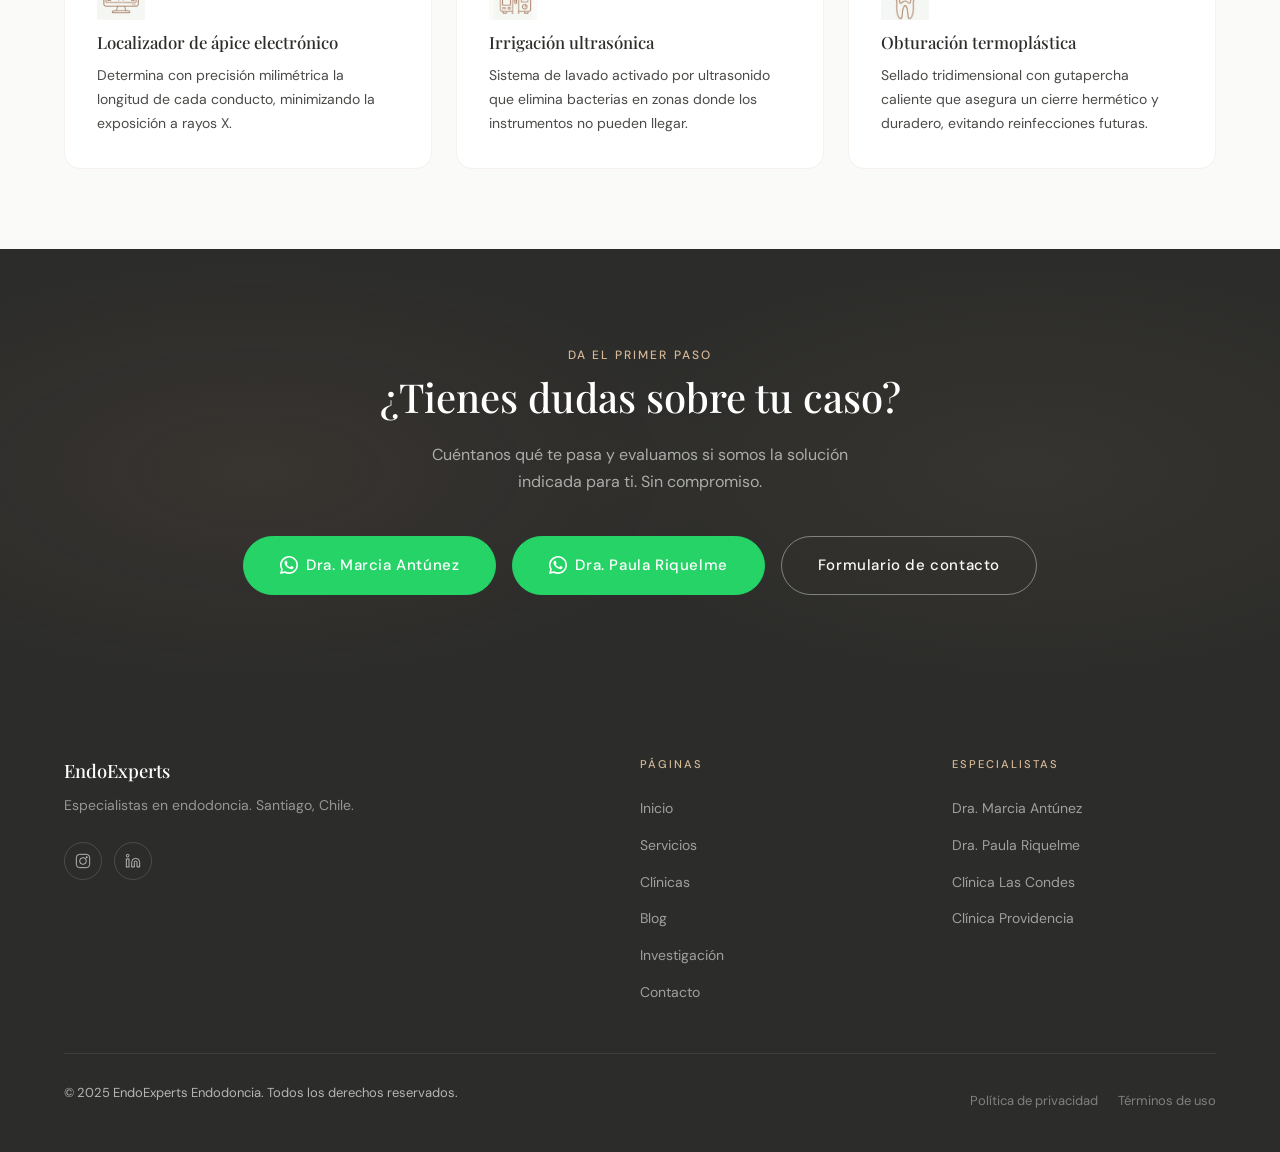
<file: servicios.html>
<!DOCTYPE html>
<html lang="es-CL">
<head>
  <meta charset="UTF-8" />
  <meta name="viewport" content="width=device-width, initial-scale=1.0" />
  <title>Servicios | EndoExperts · Endodoncia Especializada Santiago</title>
  <meta name="description" content="Tratamiento de conducto, retratamiento endodóntico, microcirugía apical y diagnóstico microscópico. Especialistas en endodoncia en Las Condes y Providencia." />
  <meta property="og:title" content="Servicios | EndoExperts Endodoncia" />
  <meta property="og:description" content="Conoce todos nuestros tratamientos endodónticos. Sin dolor, con tecnología de punta en Santiago de Chile." />
  <meta property="og:type" content="website" />
  <link rel="canonical" href="https://endoexperts.cl/servicios.html" />
  <link rel="stylesheet" href="styles.css" />
  <link rel="preconnect" href="https://fonts.googleapis.com" />
  <link rel="preconnect" href="https://fonts.gstatic.com" crossorigin />
  <style>
    .services-hero {
      background: var(--c-carbon);
      padding: 10rem 0 5rem;
      text-align: center;
      position: relative;
      overflow: hidden;
    }
    .services-hero::before {
      content: '';
      position: absolute;
      inset: 0;
      background:
        radial-gradient(ellipse 70% 80% at 15% 60%, rgba(196,145,122,0.1) 0%, transparent 55%),
        radial-gradient(ellipse 60% 70% at 85% 40%, rgba(212,184,150,0.07) 0%, transparent 55%);
      pointer-events: none;
    }
    .services-hero__title { color: var(--c-white); margin-bottom: 1rem; }
    .services-hero__subtitle {
      color: rgba(255,255,255,0.6);
      max-width: 560px;
      margin-inline: auto;
      font-size: 1.05rem;
      line-height: 1.75;
    }
    .service-full-card {
      background: var(--c-white);
      border: 1px solid var(--border-light);
      border-radius: var(--radius-xl);
      padding: 2.75rem;
      display: flex;
      flex-direction: column;
      gap: 1.25rem;
      transition: all var(--dur) var(--ease);
      cursor: pointer;
    }
    .service-full-card:hover {
      border-color: rgba(196,145,122,0.4);
      box-shadow: 0 12px 48px rgba(196,145,122,0.1);
      transform: translateY(-3px);
    }
    .service-full-card__header { display: flex; align-items: flex-start; gap: 1.25rem; }
    .service-full-card__icon-wrap {
      width: 64px; height: 64px;
      border-radius: var(--radius-lg);
      background: var(--bg-section);
      border: 1px solid var(--border);
      display: flex; align-items: center; justify-content: center;
      flex-shrink: 0;
    }
    .service-full-card__icon-wrap svg { width: 32px; height: 32px; stroke: var(--accent); fill: none; stroke-width: 1.5; }
    .service-full-card__number { font-family: var(--font-serif); font-size: 0.75rem; font-style: italic; color: var(--text-muted); margin-bottom: 0.25rem; }
    .service-full-card__name { font-family: var(--font-serif); font-size: 1.3rem; font-weight: 500; line-height: 1.25; }
    .service-full-card__desc { font-size: 0.9375rem; color: var(--c-carbon-mid); line-height: 1.8; }
    .service-full-card__details {
      display: grid; grid-template-columns: 1fr 1fr; gap: 1rem;
      padding-top: 1rem; border-top: 1px solid var(--border-light);
    }
    .service-detail-item { display: flex; flex-direction: column; gap: 0.2rem; }
    .service-detail-item__label { font-size: 0.7rem; font-weight: 500; letter-spacing: 0.12em; text-transform: uppercase; color: var(--text-muted); }
    .service-detail-item__value { font-size: 0.875rem; color: var(--text-primary); }
    .service-full-card__footer { display: flex; align-items: center; justify-content: space-between; margin-top: auto; flex-wrap: wrap; gap: 0.75rem; }
    .service-full-card__clinic-badge {
      display: inline-flex; align-items: center; gap: 0.4rem;
      padding: 0.35rem 0.85rem;
      background: var(--bg-section); border: 1px solid var(--border); border-radius: var(--radius-full);
      font-size: 0.75rem; color: var(--accent); font-weight: 500;
    }
    .service-full-card__clinic-badge svg { width: 12px; height: 12px; stroke: var(--accent); fill: none; stroke-width: 1.5; }
    .service-full-card__expand {
      font-size: 0.8125rem; font-weight: 500; color: var(--accent);
      display: flex; align-items: center; gap: 0.35rem;
      background: none; border: none; cursor: pointer; font-family: var(--font-sans); padding: 0;
      transition: gap var(--dur) var(--ease);
    }
    .service-full-card__expand:hover { gap: 0.55rem; }
    .service-full-card__expand svg { width: 16px; height: 16px; stroke: var(--accent); fill: none; stroke-width: 1.5; transition: transform var(--dur) var(--ease); }
    .service-full-card__expand:hover svg { transform: translateX(3px); }
    .services-main__grid { display: grid; grid-template-columns: 1fr 1fr; gap: 2rem; }

    /* Proceso */
    .process-grid { display: grid; grid-template-columns: repeat(4,1fr); gap: 1.5rem; position: relative; }
    .process-grid::before {
      content: '';
      position: absolute;
      top: 2rem; left: calc(12.5% + 1rem); right: calc(12.5% + 1rem);
      height: 1px;
      background: linear-gradient(to right, var(--c-blush), var(--accent), var(--c-blush));
      z-index: 0;
    }
    .process-step { display: flex; flex-direction: column; align-items: center; text-align: center; gap: 1rem; position: relative; z-index: 1; }
    .process-step__number {
      width: 64px; height: 64px; border-radius: 50%;
      background: var(--c-white); border: 1.5px solid var(--border);
      display: flex; align-items: center; justify-content: center;
      font-family: var(--font-serif); font-size: 1.4rem; font-style: italic; color: var(--accent);
      box-shadow: 0 4px 16px rgba(196,145,122,0.1);
    }
    .process-step__title { font-family: var(--font-serif); font-size: 1rem; font-weight: 500; }
    .process-step__desc { font-size: 0.85rem; color: var(--text-muted); line-height: 1.65; }

    /* Tecnología */
    .tech-grid { display: grid; grid-template-columns: repeat(3,1fr); gap: 1.5rem; }
    .tech-item { padding: 2rem; background: var(--c-white); border: 1px solid var(--border-light); border-radius: var(--radius-lg); display: flex; flex-direction: column; gap: 0.75rem; transition: all var(--dur) var(--ease); }
    .tech-item:hover { border-color: rgba(196,145,122,0.3); box-shadow: 0 4px 20px rgba(196,145,122,0.07); }
    .tech-item__icon { width: 40px; height: 40px; stroke: var(--accent); fill: none; stroke-width: 1.5; }
    .tech-item__name { font-family: var(--font-serif); font-size: 1.05rem; font-weight: 500; }
    .tech-item__desc { font-size: 0.875rem; color: var(--c-carbon-mid); line-height: 1.7; }

    /* Modal */
    .modal__icon-wrap { width: 72px; height: 72px; border-radius: var(--radius-lg); background: var(--bg-section); border: 1px solid var(--border); display: flex; align-items: center; justify-content: center; margin-bottom: 1.25rem; }
    .modal__icon-wrap svg { width: 36px; height: 36px; stroke: var(--accent); fill: none; stroke-width: 1.5; }
    .modal__title { font-family: var(--font-serif); font-size: 1.5rem; font-weight: 500; margin-bottom: 0.5rem; }
    .modal__subtitle { font-size: 0.875rem; color: var(--text-muted); margin-bottom: 1.5rem; }
    .modal__body { font-size: 0.9375rem; color: var(--c-carbon-mid); line-height: 1.8; }
    .modal__body p { margin-bottom: 1rem; }
    .modal__body h4 { font-family: var(--font-serif); font-size: 1rem; margin: 1.5rem 0 0.5rem; color: var(--text-primary); }
    .modal__body ul { list-style: none; display: flex; flex-direction: column; gap: 0.4rem; }
    .modal__body ul li { display: flex; align-items: flex-start; gap: 0.6rem; font-size: 0.9375rem; color: var(--c-carbon-mid); }
    .modal__body ul li::before { content: ''; width: 6px; height: 6px; border-radius: 50%; background: var(--accent); flex-shrink: 0; margin-top: 0.55em; }
    .modal__cta { margin-top: 2rem; display: flex; gap: 1rem; flex-wrap: wrap; }

    @media (max-width: 1024px) {
      .services-main__grid { grid-template-columns: 1fr; }
      .process-grid { grid-template-columns: 1fr 1fr; }
      .process-grid::before { display: none; }
      .tech-grid { grid-template-columns: 1fr 1fr; }
    }
    @media (max-width: 768px) {
      .service-full-card__details { grid-template-columns: 1fr; }
      .process-grid { grid-template-columns: 1fr; }
      .tech-grid { grid-template-columns: 1fr; }
    }
  </style>
</head>
<body>

<!-- NAVBAR -->
<header class="navbar navbar--transparent" id="navbar" role="banner">
  <div class="container">
    <nav class="navbar__inner" aria-label="Navegación principal">
      <a href="index.html" class="navbar__logo">EndoExperts<span>Endodoncia Especializada</span></a>
      <ul class="navbar__links" role="list">
        <li><a href="index.html" class="navbar__link">Inicio</a></li>
        <li><a href="servicios.html" class="navbar__link navbar__link--active">Servicios</a></li>
        <li><a href="clinicas.html" class="navbar__link">Clínicas</a></li>
        <li><a href="blog.html" class="navbar__link">Blog</a></li>
        <li><a href="investigacion.html" class="navbar__link">Investigación</a></li>
        <li><a href="contacto.html" class="navbar__link">Contacto</a></li>
      </ul>
      <a href="contacto.html" class="btn btn--outline navbar__cta btn--sm">Agendar consulta</a>
      <button class="navbar__toggle" id="navToggle" aria-label="Abrir menú" aria-expanded="false"><span></span><span></span><span></span></button>
    </nav>
  </div>
</header>
<div class="navbar__overlay" id="navOverlay"></div>
<nav class="navbar__drawer" id="navDrawer" aria-label="Menú móvil">
  <a href="index.html" class="navbar__link">Inicio</a>
  <a href="servicios.html" class="navbar__link navbar__link--active">Servicios</a>
  <a href="clinicas.html" class="navbar__link">Clínicas</a>
  <a href="blog.html" class="navbar__link">Blog</a>
  <a href="investigacion.html" class="navbar__link">Investigación</a>
  <a href="contacto.html" class="navbar__link">Contacto</a>
  <a href="contacto.html" class="btn btn--outline navbar__cta">Agendar consulta</a>
</nav>

<main id="main">

<!-- HERO -->
<section class="services-hero" aria-labelledby="services-hero-title">
  <div class="container" style="position:relative;z-index:1;">
    <span class="section__eyebrow" style="color:var(--c-champagne);">Nuestros tratamientos</span>
    <h1 class="services-hero__title" id="services-hero-title">¿En qué te podemos ayudar?</h1>
    <p class="services-hero__subtitle">Somos especialistas exclusivas en endodoncia. Cada tratamiento está diseñado para salvar tu diente natural, sin dolor y con la tecnología más avanzada disponible en Chile.</p>
  </div>
</section>

<!-- SERVICIOS PRINCIPALES -->
<section class="section" aria-labelledby="services-main-title">
  <div class="container">
    <div class="section__header">
      <span class="section__eyebrow">Tratamientos</span>
      <h2 class="section__title" id="services-main-title">Cuatro especialidades, una sola misión</h2>
      <p class="section__subtitle">Haz clic en cualquier tratamiento para conocer todos los detalles del procedimiento.</p>
    </div>
    <div class="services-main__grid">

      <!-- 1 -->
      <article class="service-full-card reveal" data-modal="modal-1">
        <div class="service-full-card__header">
          <div class="service-full-card__icon-wrap">
            <img src="icon-conducto.png" alt="" aria-hidden="true" style="width:36px;height:36px;object-fit:contain;">
          </div>
          <div>
            <p class="service-full-card__number">01</p>
            <h3 class="service-full-card__name">Tratamiento de conducto <em style="font-style:italic;font-size:0.85em;color:var(--text-muted);">(Endodoncia)</em></h3>
          </div>
        </div>
        <p class="service-full-card__desc">Cuando la pulpa dental se infecta o inflama, el tratamiento de conducto es la solución. Eliminamos la infección, limpiamos los conductos y los sellamos herméticamente para que el diente quede sano y sin dolor. Muchas pacientes nos cuentan que fue mucho menos molesto de lo que esperaban.</p>
        <div class="service-full-card__details">
          <div class="service-detail-item"><span class="service-detail-item__label">Sesiones</span><span class="service-detail-item__value">1 a 2 citas</span></div>
          <div class="service-detail-item"><span class="service-detail-item__label">Duración</span><span class="service-detail-item__value">60 – 90 minutos</span></div>
          <div class="service-detail-item"><span class="service-detail-item__label">Anestesia</span><span class="service-detail-item__value">Local, sin dolor</span></div>
          <div class="service-detail-item"><span class="service-detail-item__label">Recuperación</span><span class="service-detail-item__value">24 – 48 horas</span></div>
        </div>
        <div class="service-full-card__footer">
          <span class="service-full-card__clinic-badge"><svg viewBox="0 0 16 16" aria-hidden="true"><circle cx="8" cy="6" r="2.5"/><path d="M8 1C5 1 2.5 3.2 2.5 6c0 4 5.5 9 5.5 9s5.5-5 5.5-9C13.5 3.2 11 1 8 1z"/></svg>Las Condes · Providencia</span>
          <button class="service-full-card__expand" data-target="modal-1" aria-haspopup="dialog">Ver detalle completo <svg viewBox="0 0 16 16" aria-hidden="true"><path d="M3 8h10M9 4l4 4-4 4"/></svg></button>
        </div>
      </article>

      <!-- 2 -->
      <article class="service-full-card reveal reveal--delay-1" data-modal="modal-2">
        <div class="service-full-card__header">
          <div class="service-full-card__icon-wrap">
            <img src="icon-retratamiento.png" alt="" aria-hidden="true" style="width:36px;height:36px;object-fit:contain;">
          </div>
          <div>
            <p class="service-full-card__number">02</p>
            <h3 class="service-full-card__name">Retratamiento <em style="font-style:italic;font-size:0.85em;color:var(--text-muted);">endodóntico</em></h3>
          </div>
        </div>
        <p class="service-full-card__desc">A veces un tratamiento de conducto previo no resolvió el problema completamente o aparece una nueva infección. El retratamiento consiste en reabrir el diente, retirar el material anterior, limpiar con mayor profundidad y volver a sellarlo. Con tecnología actual, los resultados son significativamente mejores.</p>
        <div class="service-full-card__details">
          <div class="service-detail-item"><span class="service-detail-item__label">Sesiones</span><span class="service-detail-item__value">2 a 3 citas</span></div>
          <div class="service-detail-item"><span class="service-detail-item__label">Duración</span><span class="service-detail-item__value">75 – 120 minutos</span></div>
          <div class="service-detail-item"><span class="service-detail-item__label">Anestesia</span><span class="service-detail-item__value">Local, sin dolor</span></div>
          <div class="service-detail-item"><span class="service-detail-item__label">Recuperación</span><span class="service-detail-item__value">48 – 72 horas</span></div>
        </div>
        <div class="service-full-card__footer">
          <span class="service-full-card__clinic-badge"><svg viewBox="0 0 16 16" aria-hidden="true"><circle cx="8" cy="6" r="2.5"/><path d="M8 1C5 1 2.5 3.2 2.5 6c0 4 5.5 9 5.5 9s5.5-5 5.5-9C13.5 3.2 11 1 8 1z"/></svg>Las Condes · Providencia</span>
          <button class="service-full-card__expand" data-target="modal-2" aria-haspopup="dialog">Ver detalle completo <svg viewBox="0 0 16 16" aria-hidden="true"><path d="M3 8h10M9 4l4 4-4 4"/></svg></button>
        </div>
      </article>

      <!-- 3 -->
      <article class="service-full-card reveal reveal--delay-2" data-modal="modal-3">
        <div class="service-full-card__header">
          <div class="service-full-card__icon-wrap">
            <img src="icon-microcirugia.png" alt="" aria-hidden="true" style="width:36px;height:36px;object-fit:contain;">
          </div>
          <div>
            <p class="service-full-card__number">03</p>
            <h3 class="service-full-card__name">Microcirugía apical <em style="font-style:italic;font-size:0.85em;color:var(--text-muted);">(Apicectomía)</em></h3>
          </div>
        </div>
        <p class="service-full-card__desc">Cuando la infección persiste en la punta de la raíz y no puede resolverse internamente, realizamos una pequeña cirugía mínimamente invasiva con microscopio operatorio de alta resolución. Accedemos directamente al ápice, eliminamos el tejido infectado y sellamos la punta. Salva dientes que de otro modo deberían extraerse.</p>
        <div class="service-full-card__details">
          <div class="service-detail-item"><span class="service-detail-item__label">Sesiones</span><span class="service-detail-item__value">1 sesión quirúrgica</span></div>
          <div class="service-detail-item"><span class="service-detail-item__label">Duración</span><span class="service-detail-item__value">60 – 90 minutos</span></div>
          <div class="service-detail-item"><span class="service-detail-item__label">Anestesia</span><span class="service-detail-item__value">Local, sin dolor</span></div>
          <div class="service-detail-item"><span class="service-detail-item__label">Recuperación</span><span class="service-detail-item__value">3 – 5 días</span></div>
        </div>
        <div class="service-full-card__footer">
          <span class="service-full-card__clinic-badge"><svg viewBox="0 0 16 16" aria-hidden="true"><circle cx="8" cy="6" r="2.5"/><path d="M8 1C5 1 2.5 3.2 2.5 6c0 4 5.5 9 5.5 9s5.5-5 5.5-9C13.5 3.2 11 1 8 1z"/></svg>Providencia — Dra. Paula Riquelme</span>
          <button class="service-full-card__expand" data-target="modal-3" aria-haspopup="dialog">Ver detalle completo <svg viewBox="0 0 16 16" aria-hidden="true"><path d="M3 8h10M9 4l4 4-4 4"/></svg></button>
        </div>
      </article>

      <!-- 4 -->
      <article class="service-full-card reveal reveal--delay-3" data-modal="modal-4">
        <div class="service-full-card__header">
          <div class="service-full-card__icon-wrap">
            <img src="icon-diagnostico.png" alt="" aria-hidden="true" style="width:36px;height:36px;object-fit:contain;">
          </div>
          <div>
            <p class="service-full-card__number">04</p>
            <h3 class="service-full-card__name">Diagnóstico <em style="font-style:italic;font-size:0.85em;color:var(--text-muted);">microscópico</em></h3>
          </div>
        </div>
        <p class="service-full-card__desc">El microscopio operatorio nos permite ver lo que el ojo desnudo y la radiografía no pueden detectar: fracturas verticales, canales adicionales, perforaciones y lesiones pequeñas. Este diagnóstico de alta precisión es clave antes de decidir si un diente puede salvarse o necesita otro tratamiento.</p>
        <div class="service-full-card__details">
          <div class="service-detail-item"><span class="service-detail-item__label">Sesiones</span><span class="service-detail-item__value">1 sesión diagnóstica</span></div>
          <div class="service-detail-item"><span class="service-detail-item__label">Duración</span><span class="service-detail-item__value">30 – 45 minutos</span></div>
          <div class="service-detail-item"><span class="service-detail-item__label">Tecnología</span><span class="service-detail-item__value">Microscopio Zeiss</span></div>
          <div class="service-detail-item"><span class="service-detail-item__label">Recuperación</span><span class="service-detail-item__value">Inmediata</span></div>
        </div>
        <div class="service-full-card__footer">
          <span class="service-full-card__clinic-badge"><svg viewBox="0 0 16 16" aria-hidden="true"><circle cx="8" cy="6" r="2.5"/><path d="M8 1C5 1 2.5 3.2 2.5 6c0 4 5.5 9 5.5 9s5.5-5 5.5-9C13.5 3.2 11 1 8 1z"/></svg>Las Condes · Providencia</span>
          <button class="service-full-card__expand" data-target="modal-4" aria-haspopup="dialog">Ver detalle completo <svg viewBox="0 0 16 16" aria-hidden="true"><path d="M3 8h10M9 4l4 4-4 4"/></svg></button>
        </div>
      </article>

    </div>
  </div>
</section>

<!-- PROCESO -->
<section class="section section--alt" aria-labelledby="process-title">
  <div class="container">
    <div class="section__header">
      <span class="section__eyebrow">El proceso</span>
      <h2 class="section__title" id="process-title">¿Qué pasa en tu primera visita?</h2>
      <p class="section__subtitle">Tu tranquilidad es lo primero. Cada consulta comienza con una conversación antes de cualquier procedimiento.</p>
    </div>
    <div class="process-grid">
      <div class="process-step reveal">
        <div class="process-step__number">1</div>
        <h3 class="process-step__title">Consulta y diagnóstico</h3>
        <p class="process-step__desc">Evaluamos tu caso con radiografía y, si es necesario, diagnóstico microscópico. Te explicamos todo con claridad.</p>
      </div>
      <div class="process-step reveal reveal--delay-1">
        <div class="process-step__number">2</div>
        <h3 class="process-step__title">Plan de tratamiento</h3>
        <p class="process-step__desc">Te presentamos las opciones, tiempos y costos. Sin apuros. Tu decisión informada es nuestra prioridad.</p>
      </div>
      <div class="process-step reveal reveal--delay-2">
        <div class="process-step__number">3</div>
        <h3 class="process-step__title">Tratamiento sin dolor</h3>
        <p class="process-step__desc">Aplicamos anestesia local y trabajamos con tecnología de última generación. Mucho más tranquilo de lo que imaginas.</p>
      </div>
      <div class="process-step reveal reveal--delay-3">
        <div class="process-step__number">4</div>
        <h3 class="process-step__title">Seguimiento y alta</h3>
        <p class="process-step__desc">Control post-tratamiento incluido. Coordinamos con tu dentista para la restauración final.</p>
      </div>
    </div>
  </div>
</section>

<!-- TECNOLOGÍA -->
<section class="section" aria-labelledby="tech-title">
  <div class="container">
    <div class="section__header">
      <span class="section__eyebrow">Tecnología</span>
      <h2 class="section__title" id="tech-title">Equipamiento de última generación</h2>
      <p class="section__subtitle">Invertimos en tecnología porque marca la diferencia en el resultado y en tu comodidad durante el tratamiento.</p>
    </div>
    <div class="tech-grid">
      <div class="tech-item reveal">
        <img src="tech-microscopio.png" alt="" aria-hidden="true" style="width:48px;height:48px;object-fit:contain;">
        <h3 class="tech-item__name">Microscopio operatorio Zeiss</h3>
        <p class="tech-item__desc">Magnificación de hasta 25x para diagnóstico y tratamiento de la máxima precisión. Estándar de oro en endodoncia moderna.</p>
      </div>
      <div class="tech-item reveal reveal--delay-1">
        <img src="tech-tomografia.png" alt="" aria-hidden="true" style="width:48px;height:48px;object-fit:contain;">
        <h3 class="tech-item__name">Tomografía CBCT 3D</h3>
        <p class="tech-item__desc">Imagen tridimensional de alta resolución para ver la anatomía exacta de tus raíces y detectar lesiones no visibles en radiografías convencionales.</p>
      </div>
      <div class="tech-item reveal reveal--delay-2">
        <img src="tech-rotatoria.png" alt="" aria-hidden="true" style="width:48px;height:48px;object-fit:contain;">
        <h3 class="tech-item__name">Instrumentación rotatoria</h3>
        <p class="tech-item__desc">Limas de níquel-titanio de última generación para una limpieza más completa y segura, con mínima molestia post-tratamiento.</p>
      </div>
      <div class="tech-item reveal reveal--delay-3">
        <img src="tech-localizador.png" alt="" aria-hidden="true" style="width:48px;height:48px;object-fit:contain;">
        <h3 class="tech-item__name">Localizador de ápice electrónico</h3>
        <p class="tech-item__desc">Determina con precisión milimétrica la longitud de cada conducto, minimizando la exposición a rayos X.</p>
      </div>
      <div class="tech-item reveal reveal--delay-1">
        <img src="tech-ultrasonido.png" alt="" aria-hidden="true" style="width:48px;height:48px;object-fit:contain;">
        <h3 class="tech-item__name">Irrigación ultrasónica</h3>
        <p class="tech-item__desc">Sistema de lavado activado por ultrasonido que elimina bacterias en zonas donde los instrumentos no pueden llegar.</p>
      </div>
      <div class="tech-item reveal reveal--delay-2">
        <img src="tech-obturacion.png" alt="" aria-hidden="true" style="width:48px;height:48px;object-fit:contain;">
        <h3 class="tech-item__name">Obturación termoplástica</h3>
        <p class="tech-item__desc">Sellado tridimensional con gutapercha caliente que asegura un cierre hermético y duradero, evitando reinfecciones futuras.</p>
      </div>
    </div>
  </div>
</section>

<!-- CTA -->
<section class="cta-final" aria-labelledby="services-cta-title">
  <div class="container" style="position:relative;z-index:1;text-align:center;">
    <span class="section__eyebrow cta-final__eyebrow">Da el primer paso</span>
    <h2 class="cta-final__title" id="services-cta-title">¿Tienes dudas sobre tu caso?</h2>
    <p class="cta-final__subtitle">Cuéntanos qué te pasa y evaluamos si somos la solución indicada para ti. Sin compromiso.</p>
    <div class="cta-final__buttons">
      <a href="https://wa.me/+569XXXXXXXX?text=Hola%2C%20quisiera%20consultar%20con%20la%20Dra.%20Marcia%20Antúnez" class="btn btn--whatsapp btn--lg" target="_blank" rel="noopener noreferrer">
        <svg class="icon-wa" viewBox="0 0 24 24" fill="white" aria-hidden="true"><path d="M17.472 14.382c-.297-.149-1.758-.867-2.03-.967-.273-.099-.471-.148-.67.15-.197.297-.767.966-.94 1.164-.173.199-.347.223-.644.075-.297-.15-1.255-.463-2.39-1.475-.883-.788-1.48-1.761-1.653-2.059-.173-.297-.018-.458.13-.606.134-.133.298-.347.446-.52.149-.174.198-.298.298-.497.099-.198.05-.371-.025-.52-.075-.149-.669-1.612-.916-2.207-.242-.579-.487-.5-.669-.51-.173-.008-.371-.01-.57-.01-.198 0-.52.074-.792.372-.272.297-1.04 1.016-1.04 2.479 0 1.462 1.065 2.875 1.213 3.074.149.198 2.096 3.2 5.077 4.487.709.306 1.262.489 1.694.625.712.227 1.36.195 1.871.118.571-.085 1.758-.719 2.006-1.413.248-.694.248-1.289.173-1.413-.074-.124-.272-.198-.57-.347z"/><path d="M12 0C5.373 0 0 5.373 0 12c0 2.107.548 4.086 1.508 5.805L0 24l6.374-1.494A11.953 11.953 0 0012 24c6.627 0 12-5.373 12-12S18.627 0 12 0zm0 21.818a9.818 9.818 0 01-5.003-1.37l-.36-.214-3.727.873.908-3.618-.234-.372A9.818 9.818 0 1112 21.818z"/></svg>
        Dra. Marcia Antúnez
      </a>
      <a href="https://wa.me/+569XXXXXXXX?text=Hola%2C%20quisiera%20consultar%20con%20la%20Dra.%20Paula%20Riquelme" class="btn btn--whatsapp btn--lg" target="_blank" rel="noopener noreferrer">
        <svg class="icon-wa" viewBox="0 0 24 24" fill="white" aria-hidden="true"><path d="M17.472 14.382c-.297-.149-1.758-.867-2.03-.967-.273-.099-.471-.148-.67.15-.197.297-.767.966-.94 1.164-.173.199-.347.223-.644.075-.297-.15-1.255-.463-2.39-1.475-.883-.788-1.48-1.761-1.653-2.059-.173-.297-.018-.458.13-.606.134-.133.298-.347.446-.52.149-.174.198-.298.298-.497.099-.198.05-.371-.025-.52-.075-.149-.669-1.612-.916-2.207-.242-.579-.487-.5-.669-.51-.173-.008-.371-.01-.57-.01-.198 0-.52.074-.792.372-.272.297-1.04 1.016-1.04 2.479 0 1.462 1.065 2.875 1.213 3.074.149.198 2.096 3.2 5.077 4.487.709.306 1.262.489 1.694.625.712.227 1.36.195 1.871.118.571-.085 1.758-.719 2.006-1.413.248-.694.248-1.289.173-1.413-.074-.124-.272-.198-.57-.347z"/><path d="M12 0C5.373 0 0 5.373 0 12c0 2.107.548 4.086 1.508 5.805L0 24l6.374-1.494A11.953 11.953 0 0012 24c6.627 0 12-5.373 12-12S18.627 0 12 0zm0 21.818a9.818 9.818 0 01-5.003-1.37l-.36-.214-3.727.873.908-3.618-.234-.372A9.818 9.818 0 1112 21.818z"/></svg>
        Dra. Paula Riquelme
      </a>
      <a href="contacto.html" class="btn btn--ghost btn--lg">Formulario de contacto</a>
    </div>
  </div>
</section>
</main>

<!-- FOOTER -->
<footer class="footer" role="contentinfo">
  <div class="container">
    <div class="footer__grid">
      <div>
        <p class="footer__brand">EndoExperts</p>
        <p class="footer__tagline">Especialistas en endodoncia. Santiago, Chile.</p>
        <div class="footer__social">
          <a href="#" class="footer__social-link" aria-label="Instagram"><svg viewBox="0 0 24 24" aria-hidden="true"><rect x="2" y="2" width="20" height="20" rx="5"/><circle cx="12" cy="12" r="5"/><circle cx="17.5" cy="6.5" r="1.5" fill="currentColor" stroke="none"/></svg></a>
          <a href="#" class="footer__social-link" aria-label="LinkedIn"><svg viewBox="0 0 24 24" aria-hidden="true"><path d="M16 8a6 6 0 016 6v7h-4v-7a2 2 0 00-2-2 2 2 0 00-2 2v7h-4v-7a6 6 0 016-6z"/><rect x="2" y="9" width="4" height="12"/><circle cx="4" cy="4" r="2"/></svg></a>
        </div>
      </div>
      <nav aria-label="Footer"><p class="footer__heading">Páginas</p><ul class="footer__links"><li><a href="index.html" class="footer__link">Inicio</a></li><li><a href="servicios.html" class="footer__link">Servicios</a></li><li><a href="clinicas.html" class="footer__link">Clínicas</a></li><li><a href="blog.html" class="footer__link">Blog</a></li><li><a href="investigacion.html" class="footer__link">Investigación</a></li><li><a href="contacto.html" class="footer__link">Contacto</a></li></ul></nav>
      <div><p class="footer__heading">Especialistas</p><ul class="footer__links"><li><a href="contacto.html" class="footer__link">Dra. Marcia Antúnez</a></li><li><a href="contacto.html" class="footer__link">Dra. Paula Riquelme</a></li><li><a href="clinicas.html" class="footer__link">Clínica Las Condes</a></li><li><a href="clinicas.html" class="footer__link">Clínica Providencia</a></li></ul></div>
    </div>
    <div class="footer__bottom">
      <p class="footer__copy">© 2025 EndoExperts Endodoncia. Todos los derechos reservados.</p>
      <nav class="footer__legal"><a href="#">Política de privacidad</a><a href="#">Términos de uso</a></nav>
    </div>
  </div>
</footer>

<!-- MODALES -->
<div class="modal-overlay" id="modal-1" role="dialog" aria-modal="true" aria-labelledby="m1t" aria-hidden="true">
  <div class="modal"><button class="modal__close" data-close aria-label="Cerrar">✕</button>
    <div class="modal__icon-wrap"><svg viewBox="0 0 32 32" aria-hidden="true"><path d="M16 3C11 3 8 6 8 10c0 2 .5 4 1.5 5.5S11 18 11 22c0 3 1 7 5 7s5-4 5-7c0-4 1.5-5 2.5-6.5S25 12 25 10c0-4-3-7-9-7z"/><line x1="16" y1="14" x2="16" y2="26"/></svg></div>
    <h2 class="modal__title" id="m1t">Tratamiento de conducto (Endodoncia)</h2>
    <p class="modal__subtitle">Las Condes y Providencia · Dra. Marcia Antúnez y Dra. Paula Riquelme</p>
    <div class="modal__body">
      <p>La endodoncia es el procedimiento que salva un diente cuando su pulpa está infectada o inflamada. Gracias a la anestesia local moderna y las técnicas actuales, el tratamiento es completamente indoloro. De hecho, su objetivo principal es eliminar el dolor que ya sientes.</p>
      <h4>¿Cuándo se necesita?</h4>
      <ul><li>Dolor intenso o prolongado al calor o frío</li><li>Dolor espontáneo sin estímulo</li><li>Infección o absceso en la encía</li><li>Diente oscurecido por trauma previo</li><li>Caries muy profunda que llegó a la pulpa</li></ul>
      <h4>El procedimiento paso a paso</h4>
      <ul><li>Anestesia local: el diente queda completamente dormido</li><li>Apertura y acceso a los conductos radiculares</li><li>Limpieza con instrumentos de níquel-titanio</li><li>Irrigación ultrasónica para eliminar bacterias</li><li>Obturación hermética con gutapercha termoplástica</li><li>Restauración provisional y derivación a tu dentista</li></ul>
    </div>
    <div class="modal__cta"><a href="https://wa.me/+569XXXXXXXX?text=Hola%2C%20quisiera%20consultar%20sobre%20un%20tratamiento%20de%20conducto" class="btn btn--whatsapp" target="_blank" rel="noopener noreferrer"><svg class="icon-wa" viewBox="0 0 24 24" fill="white" aria-hidden="true"><path d="M17.472 14.382c-.297-.149-1.758-.867-2.03-.967-.273-.099-.471-.148-.67.15-.197.297-.767.966-.94 1.164-.173.199-.347.223-.644.075-.297-.15-1.255-.463-2.39-1.475-.883-.788-1.48-1.761-1.653-2.059-.173-.297-.018-.458.13-.606.134-.133.298-.347.446-.52.149-.174.198-.298.298-.497.099-.198.05-.371-.025-.52-.075-.149-.669-1.612-.916-2.207-.242-.579-.487-.5-.669-.51-.173-.008-.371-.01-.57-.01-.198 0-.52.074-.792.372-.272.297-1.04 1.016-1.04 2.479 0 1.462 1.065 2.875 1.213 3.074.149.198 2.096 3.2 5.077 4.487.709.306 1.262.489 1.694.625.712.227 1.36.195 1.871.118.571-.085 1.758-.719 2.006-1.413.248-.694.248-1.289.173-1.413-.074-.124-.272-.198-.57-.347z"/><path d="M12 0C5.373 0 0 5.373 0 12c0 2.107.548 4.086 1.508 5.805L0 24l6.374-1.494A11.953 11.953 0 0012 24c6.627 0 12-5.373 12-12S18.627 0 12 0zm0 21.818a9.818 9.818 0 01-5.003-1.37l-.36-.214-3.727.873.908-3.618-.234-.372A9.818 9.818 0 1112 21.818z"/></svg>Agendar consulta</a><button class="btn btn--outline" data-close>Cerrar</button></div>
  </div>
</div>

<div class="modal-overlay" id="modal-2" role="dialog" aria-modal="true" aria-labelledby="m2t" aria-hidden="true">
  <div class="modal"><button class="modal__close" data-close aria-label="Cerrar">✕</button>
    <div class="modal__icon-wrap"><svg viewBox="0 0 32 32" aria-hidden="true"><path d="M8 16a8 8 0 0016 0"/><path d="M24 16a8 8 0 00-16 0"/><path d="M20 12l4 4-4 4"/><path d="M12 20l-4-4 4-4"/></svg></div>
    <h2 class="modal__title" id="m2t">Retratamiento endodóntico</h2>
    <p class="modal__subtitle">Las Condes y Providencia · Ambas especialistas</p>
    <div class="modal__body">
      <p>A veces un tratamiento de conducto previo no resolvió el problema completamente. El retratamiento consiste en reabrir el diente, retirar el material anterior, limpiar con mayor profundidad y volver a sellarlo. Con tecnología actual, los resultados son significativamente mejores.</p>
      <h4>¿Cuándo está indicado?</h4>
      <ul><li>Dolor persistente tras un tratamiento previo</li><li>Lesión periapical visible en radiografía o CBCT</li><li>Conducto no tratado detectado por microscopía</li><li>Necesidad de corona o poste con conducto deficiente</li></ul>
      <h4>Ventajas del retratamiento moderno</h4>
      <ul><li>Mayor tasa de éxito con tecnología microscópica</li><li>Identificación de canales adicionales</li><li>Eliminación de instrumentos fracturados en muchos casos</li><li>Alternativa real a la extracción del diente</li></ul>
    </div>
    <div class="modal__cta"><a href="https://wa.me/+569XXXXXXXX?text=Hola%2C%20necesito%20un%20retratamiento%20endodóntico" class="btn btn--whatsapp" target="_blank" rel="noopener noreferrer"><svg class="icon-wa" viewBox="0 0 24 24" fill="white" aria-hidden="true"><path d="M17.472 14.382c-.297-.149-1.758-.867-2.03-.967-.273-.099-.471-.148-.67.15-.197.297-.767.966-.94 1.164-.173.199-.347.223-.644.075-.297-.15-1.255-.463-2.39-1.475-.883-.788-1.48-1.761-1.653-2.059-.173-.297-.018-.458.13-.606.134-.133.298-.347.446-.52.149-.174.198-.298.298-.497.099-.198.05-.371-.025-.52-.075-.149-.669-1.612-.916-2.207-.242-.579-.487-.5-.669-.51-.173-.008-.371-.01-.57-.01-.198 0-.52.074-.792.372-.272.297-1.04 1.016-1.04 2.479 0 1.462 1.065 2.875 1.213 3.074.149.198 2.096 3.2 5.077 4.487.709.306 1.262.489 1.694.625.712.227 1.36.195 1.871.118.571-.085 1.758-.719 2.006-1.413.248-.694.248-1.289.173-1.413-.074-.124-.272-.198-.57-.347z"/><path d="M12 0C5.373 0 0 5.373 0 12c0 2.107.548 4.086 1.508 5.805L0 24l6.374-1.494A11.953 11.953 0 0012 24c6.627 0 12-5.373 12-12S18.627 0 12 0zm0 21.818a9.818 9.818 0 01-5.003-1.37l-.36-.214-3.727.873.908-3.618-.234-.372A9.818 9.818 0 1112 21.818z"/></svg>Agendar consulta</a><button class="btn btn--outline" data-close>Cerrar</button></div>
  </div>
</div>

<div class="modal-overlay" id="modal-3" role="dialog" aria-modal="true" aria-labelledby="m3t" aria-hidden="true">
  <div class="modal"><button class="modal__close" data-close aria-label="Cerrar">✕</button>
    <div class="modal__icon-wrap"><svg viewBox="0 0 32 32" aria-hidden="true"><circle cx="16" cy="16" r="5"/><circle cx="16" cy="16" r="10" stroke-dasharray="3 2.5"/><line x1="16" y1="3" x2="16" y2="6"/><line x1="16" y1="26" x2="16" y2="29"/><line x1="3" y1="16" x2="6" y2="16"/><line x1="26" y1="16" x2="29" y2="16"/></svg></div>
    <h2 class="modal__title" id="m3t">Microcirugía apical (Apicectomía)</h2>
    <p class="modal__subtitle">Providencia · Dra. Paula Riquelme</p>
    <div class="modal__body">
      <p>Cirugía endodóntica mínimamente invasiva para cuando la infección en la punta de la raíz no puede resolverse de forma convencional. Con microscopio operatorio, accedemos directamente al ápice, eliminamos el tejido infectado y sellamos con materiales biocompatibles de última generación.</p>
      <h4>¿Quién necesita una apicectomía?</h4>
      <ul><li>Lesión periapical persistente tras tratamiento y retratamiento</li><li>Dientes con anatomía compleja que impide el acceso coronario</li><li>Instrumentos fracturados no recuperables</li><li>Reabsorción radicular externa en la zona apical</li></ul>
      <h4>¿Qué esperar después?</h4>
      <ul><li>Leve inflamación los primeros 2-3 días</li><li>Control al 7° día para revisión de puntos</li><li>Radiografía de control a los 6 y 12 meses</li><li>Tasa de éxito sobre 90% en manos expertas</li></ul>
    </div>
    <div class="modal__cta"><a href="https://wa.me/+569XXXXXXXX?text=Hola%2C%20quisiera%20información%20sobre%20microcirugía%20apical" class="btn btn--whatsapp" target="_blank" rel="noopener noreferrer"><svg class="icon-wa" viewBox="0 0 24 24" fill="white" aria-hidden="true"><path d="M17.472 14.382c-.297-.149-1.758-.867-2.03-.967-.273-.099-.471-.148-.67.15-.197.297-.767.966-.94 1.164-.173.199-.347.223-.644.075-.297-.15-1.255-.463-2.39-1.475-.883-.788-1.48-1.761-1.653-2.059-.173-.297-.018-.458.13-.606.134-.133.298-.347.446-.52.149-.174.198-.298.298-.497.099-.198.05-.371-.025-.52-.075-.149-.669-1.612-.916-2.207-.242-.579-.487-.5-.669-.51-.173-.008-.371-.01-.57-.01-.198 0-.52.074-.792.372-.272.297-1.04 1.016-1.04 2.479 0 1.462 1.065 2.875 1.213 3.074.149.198 2.096 3.2 5.077 4.487.709.306 1.262.489 1.694.625.712.227 1.36.195 1.871.118.571-.085 1.758-.719 2.006-1.413.248-.694.248-1.289.173-1.413-.074-.124-.272-.198-.57-.347z"/><path d="M12 0C5.373 0 0 5.373 0 12c0 2.107.548 4.086 1.508 5.805L0 24l6.374-1.494A11.953 11.953 0 0012 24c6.627 0 12-5.373 12-12S18.627 0 12 0zm0 21.818a9.818 9.818 0 01-5.003-1.37l-.36-.214-3.727.873.908-3.618-.234-.372A9.818 9.818 0 1112 21.818z"/></svg>Agendar con Dra. Paula</a><button class="btn btn--outline" data-close>Cerrar</button></div>
  </div>
</div>

<div class="modal-overlay" id="modal-4" role="dialog" aria-modal="true" aria-labelledby="m4t" aria-hidden="true">
  <div class="modal"><button class="modal__close" data-close aria-label="Cerrar">✕</button>
    <div class="modal__icon-wrap"><svg viewBox="0 0 32 32" aria-hidden="true"><circle cx="16" cy="13" r="7"/><circle cx="16" cy="13" r="3"/><line x1="16" y1="20" x2="16" y2="28"/><line x1="12" y1="26" x2="20" y2="26"/><line x1="9" y1="6" x2="23" y2="6"/></svg></div>
    <h2 class="modal__title" id="m4t">Diagnóstico microscópico</h2>
    <p class="modal__subtitle">Las Condes y Providencia · Ambas especialistas</p>
    <div class="modal__body">
      <p>El microscopio operatorio nos permite examinar el interior del diente con magnificación de hasta 25x, revelando detalles imposibles de detectar a simple vista o con radiografía convencional. Es especialmente útil en casos de dolor sin causa aparente o fracasos previos de tratamiento.</p>
      <h4>¿Qué podemos detectar?</h4>
      <ul><li>Fracturas verticales o coronales no visibles en radiografía</li><li>Canales adicionales no tratados</li><li>Calcificaciones del conducto</li><li>Perforaciones de la raíz por tratamientos previos</li><li>Reabsorción radicular interna o externa</li><li>Instrumentos fracturados en conductos previos</li></ul>
      <h4>¿Cuánto dura la consulta?</h4>
      <ul><li>30 a 45 minutos en total</li><li>Incluye fotografía clínica y registro del examen</li><li>Informe escrito con diagnóstico y plan de tratamiento</li></ul>
    </div>
    <div class="modal__cta"><a href="https://wa.me/+569XXXXXXXX?text=Hola%2C%20quisiera%20un%20diagnóstico%20microscópico" class="btn btn--whatsapp" target="_blank" rel="noopener noreferrer"><svg class="icon-wa" viewBox="0 0 24 24" fill="white" aria-hidden="true"><path d="M17.472 14.382c-.297-.149-1.758-.867-2.03-.967-.273-.099-.471-.148-.67.15-.197.297-.767.966-.94 1.164-.173.199-.347.223-.644.075-.297-.15-1.255-.463-2.39-1.475-.883-.788-1.48-1.761-1.653-2.059-.173-.297-.018-.458.13-.606.134-.133.298-.347.446-.52.149-.174.198-.298.298-.497.099-.198.05-.371-.025-.52-.075-.149-.669-1.612-.916-2.207-.242-.579-.487-.5-.669-.51-.173-.008-.371-.01-.57-.01-.198 0-.52.074-.792.372-.272.297-1.04 1.016-1.04 2.479 0 1.462 1.065 2.875 1.213 3.074.149.198 2.096 3.2 5.077 4.487.709.306 1.262.489 1.694.625.712.227 1.36.195 1.871.118.571-.085 1.758-.719 2.006-1.413.248-.694.248-1.289.173-1.413-.074-.124-.272-.198-.57-.347z"/><path d="M12 0C5.373 0 0 5.373 0 12c0 2.107.548 4.086 1.508 5.805L0 24l6.374-1.494A11.953 11.953 0 0012 24c6.627 0 12-5.373 12-12S18.627 0 12 0zm0 21.818a9.818 9.818 0 01-5.003-1.37l-.36-.214-3.727.873.908-3.618-.234-.372A9.818 9.818 0 1112 21.818z"/></svg>Agendar consulta</a><button class="btn btn--outline" data-close>Cerrar</button></div>
  </div>
</div>

<!-- WA FLOTANTE -->
<div class="wa-float" aria-label="Contacto rápido por WhatsApp">
  <div class="wa-float__panel" id="waPanel" role="dialog" aria-hidden="true">
    <p class="wa-float__panel-title">¿Con quién deseas hablar?</p>
    <a href="https://wa.me/+569XXXXXXXX?text=Hola%2C%20quisiera%20consultar%20con%20la%20Dra.%20Marcia%20Antúnez" class="wa-float__option" target="_blank" rel="noopener noreferrer"><div class="wa-float__option-icon" aria-hidden="true">MA</div>Dra. Marcia Antúnez</a>
    <a href="https://wa.me/+569XXXXXXXX?text=Hola%2C%20quisiera%20consultar%20con%20la%20Dra.%20Paula%20Riquelme" class="wa-float__option" target="_blank" rel="noopener noreferrer"><div class="wa-float__option-icon" aria-hidden="true">PR</div>Dra. Paula Riquelme</a>
  </div>
  <button class="wa-float__btn" id="waToggle" aria-label="Abrir WhatsApp" aria-expanded="false">
    <svg viewBox="0 0 24 24" aria-hidden="true"><path d="M17.472 14.382c-.297-.149-1.758-.867-2.03-.967-.273-.099-.471-.148-.67.15-.197.297-.767.966-.94 1.164-.173.199-.347.223-.644.075-.297-.15-1.255-.463-2.39-1.475-.883-.788-1.48-1.761-1.653-2.059-.173-.297-.018-.458.13-.606.134-.133.298-.347.446-.52.149-.174.198-.298.298-.497.099-.198.05-.371-.025-.52-.075-.149-.669-1.612-.916-2.207-.242-.579-.487-.5-.669-.51-.173-.008-.371-.01-.57-.01-.198 0-.52.074-.792.372-.272.297-1.04 1.016-1.04 2.479 0 1.462 1.065 2.875 1.213 3.074.149.198 2.096 3.2 5.077 4.487.709.306 1.262.489 1.694.625.712.227 1.36.195 1.871.118.571-.085 1.758-.719 2.006-1.413.248-.694.248-1.289.173-1.413-.074-.124-.272-.198-.57-.347z"/><path d="M12 0C5.373 0 0 5.373 0 12c0 2.107.548 4.086 1.508 5.805L0 24l6.374-1.494A11.953 11.953 0 0012 24c6.627 0 12-5.373 12-12S18.627 0 12 0zm0 21.818a9.818 9.818 0 01-5.003-1.37l-.36-.214-3.727.873.908-3.618-.234-.372A9.818 9.818 0 1112 21.818z"/></svg>
  </button>
</div>

<script>
(function(){const n=document.getElementById('navbar');function s(){n.classList.toggle('navbar--scrolled',window.scrollY>60);n.classList.toggle('navbar--transparent',window.scrollY<=60);}window.addEventListener('scroll',s,{passive:true});s();})();
(function(){const t=document.getElementById('navToggle'),d=document.getElementById('navDrawer'),o=document.getElementById('navOverlay');function open(){t.classList.add('is-open');d.classList.add('is-open');o.classList.add('is-open');t.setAttribute('aria-expanded','true');document.body.style.overflow='hidden';}function close(){t.classList.remove('is-open');d.classList.remove('is-open');o.classList.remove('is-open');t.setAttribute('aria-expanded','false');document.body.style.overflow='';}t.addEventListener('click',()=>t.classList.contains('is-open')?close():open());o.addEventListener('click',close);document.addEventListener('keydown',e=>{if(e.key==='Escape')close();});})();
(function(){const btn=document.getElementById('waToggle'),panel=document.getElementById('waPanel');btn.addEventListener('click',()=>{const o=panel.classList.toggle('is-open');btn.setAttribute('aria-expanded',o);panel.setAttribute('aria-hidden',!o);});document.addEventListener('click',e=>{if(!e.target.closest('.wa-float')){panel.classList.remove('is-open');btn.setAttribute('aria-expanded','false');panel.setAttribute('aria-hidden','true');}});})();
(function(){
  function openModal(id){const m=document.getElementById(id);if(!m)return;m.classList.add('is-open');m.setAttribute('aria-hidden','false');document.body.style.overflow='hidden';}
  function closeModal(m){m.classList.remove('is-open');m.setAttribute('aria-hidden','true');document.body.style.overflow='';}
  document.querySelectorAll('[data-target]').forEach(btn=>btn.addEventListener('click',()=>openModal(btn.getAttribute('data-target'))));
  document.querySelectorAll('.service-full-card').forEach(card=>{card.addEventListener('click',function(e){if(e.target.closest('[data-target]')||e.target.closest('[data-close]'))return;openModal(card.getAttribute('data-modal'));});});
  document.querySelectorAll('[data-close]').forEach(btn=>btn.addEventListener('click',()=>closeModal(btn.closest('.modal-overlay'))));
  document.querySelectorAll('.modal-overlay').forEach(o=>o.addEventListener('click',e=>{if(e.target===o)closeModal(o);}));
  document.addEventListener('keydown',e=>{if(e.key==='Escape')document.querySelectorAll('.modal-overlay.is-open').forEach(m=>closeModal(m));});
})();
(function(){const els=document.querySelectorAll('.reveal');const obs=new IntersectionObserver(entries=>{entries.forEach(e=>{if(e.isIntersecting){e.target.classList.add('is-visible');obs.unobserve(e.target);}});},{threshold:0.12,rootMargin:'0px 0px -40px 0px'});els.forEach(el=>obs.observe(el));})();
</script>
</body>
</html>
</file>
<file: styles.css>
/* ============================================================
   ANTÚNEZ & RIQUELME | ENDODONCIA ESPECIALIZADA
   styles.css — Global Stylesheet
   Paleta: blanco roto, blush, terracota, champagne, carbón
   ============================================================ */

/* ── Google Fonts ─────────────────────────────────────────── */
@import url('https://fonts.googleapis.com/css2?family=Playfair+Display:ital,wght@0,400;0,500;0,600;1,400;1,500&family=DM+Sans:ital,opsz,wght@0,9..40,300;0,9..40,400;0,9..40,500;1,9..40,300&display=swap');

/* ── CSS Variables ────────────────────────────────────────── */
:root {
  /* Paleta principal */
  --c-cream:      #FAFAF8;
  --c-blush:      #E8D5CE;
  --c-blush-dark: #D4B8AD;
  --c-terracota:  #C4917A;
  --c-terra-dark: #A87460;
  --c-champagne:  #D4B896;
  --c-champ-dark: #B89970;
  --c-carbon:     #2C2C2A;
  --c-carbon-mid: #4A4A48;
  --c-carbon-lt:  #6E6E6C;
  --c-white:      #FFFFFF;

  /* Semánticos */
  --bg-primary:   var(--c-cream);
  --bg-section:   #F4EDE8;
  --bg-dark:      var(--c-carbon);
  --text-primary: var(--c-carbon);
  --text-muted:   var(--c-carbon-lt);
  --text-light:   #FAFAF8;
  --accent:       var(--c-terracota);
  --accent-hover: var(--c-terra-dark);
  --border:       rgba(196, 145, 122, 0.25);
  --border-light: rgba(196, 145, 122, 0.12);

  /* Tipografía */
  --font-serif: 'Playfair Display', Georgia, serif;
  --font-sans:  'DM Sans', 'Inter', system-ui, sans-serif;

  /* Espaciado */
  --section-py:  5rem;
  --container-w: 1200px;
  --gap:         2rem;

  /* Transiciones */
  --ease: cubic-bezier(0.4, 0, 0.2, 1);
  --dur:  0.3s;

  /* Bordes */
  --radius-sm: 4px;
  --radius-md: 8px;
  --radius-lg: 16px;
  --radius-xl: 24px;
  --radius-full: 9999px;
}

/* ── Reset & Base ─────────────────────────────────────────── */
*, *::before, *::after {
  box-sizing: border-box;
  margin: 0;
  padding: 0;
}

html {
  scroll-behavior: smooth;
  -webkit-text-size-adjust: 100%;
}

body {
  font-family: var(--font-sans);
  font-size: 16px;
  line-height: 1.7;
  color: var(--text-primary);
  background-color: var(--bg-primary);
  overflow-x: hidden;
}

img {
  max-width: 100%;
  height: auto;
  display: block;
  loading: lazy;
}

a {
  color: inherit;
  text-decoration: none;
  transition: color var(--dur) var(--ease);
}

ul, ol { list-style: none; }

button {
  font-family: var(--font-sans);
  cursor: pointer;
  border: none;
  background: none;
}

/* ── Tipografía ───────────────────────────────────────────── */
h1, h2, h3, h4, h5 {
  font-family: var(--font-serif);
  line-height: 1.2;
  color: var(--text-primary);
  font-weight: 500;
}

h1 { font-size: clamp(2rem, 5vw, 3.5rem); }
h2 { font-size: clamp(1.6rem, 3.5vw, 2.5rem); }
h3 { font-size: clamp(1.2rem, 2.5vw, 1.6rem); }
h4 { font-size: 1.15rem; }

p { margin-bottom: 1rem; }
p:last-child { margin-bottom: 0; }

.text-serif { font-family: var(--font-serif); }
.text-accent { color: var(--accent); }
.text-muted  { color: var(--text-muted); }
.text-center { text-align: center; }
.text-light  { color: var(--text-light); }

/* ── Layout Utils ─────────────────────────────────────────── */
.container {
  width: 100%;
  max-width: var(--container-w);
  margin-inline: auto;
  padding-inline: 1.5rem;
}

.section {
  padding-block: var(--section-py);
}

.section--alt {
  background-color: var(--bg-section);
}

.section--dark {
  background-color: var(--bg-dark);
  color: var(--text-light);
}

.section__header {
  text-align: center;
  max-width: 640px;
  margin-inline: auto;
  margin-bottom: 3.5rem;
}

.section__eyebrow {
  font-family: var(--font-sans);
  font-size: 0.75rem;
  font-weight: 500;
  letter-spacing: 0.18em;
  text-transform: uppercase;
  color: var(--accent);
  display: block;
  margin-bottom: 0.75rem;
}

.section__title {
  margin-bottom: 1rem;
}

.section__subtitle {
  color: var(--text-muted);
  font-size: 1.05rem;
  line-height: 1.75;
}

/* ── Botones ──────────────────────────────────────────────── */
.btn {
  display: inline-flex;
  align-items: center;
  gap: 0.5rem;
  padding: 0.75rem 1.75rem;
  font-family: var(--font-sans);
  font-size: 0.875rem;
  font-weight: 500;
  letter-spacing: 0.04em;
  border-radius: var(--radius-full);
  transition: all var(--dur) var(--ease);
  white-space: nowrap;
}

.btn--primary {
  background-color: var(--accent);
  color: var(--c-white);
  border: 1.5px solid var(--accent);
}
.btn--primary:hover {
  background-color: var(--accent-hover);
  border-color: var(--accent-hover);
  transform: translateY(-1px);
}

.btn--outline {
  background-color: transparent;
  color: var(--accent);
  border: 1.5px solid var(--accent);
}
.btn--outline:hover {
  background-color: var(--accent);
  color: var(--c-white);
  transform: translateY(-1px);
}

.btn--ghost {
  background-color: transparent;
  color: var(--text-light);
  border: 1.5px solid rgba(255,255,255,0.4);
}
.btn--ghost:hover {
  background-color: rgba(255,255,255,0.12);
  border-color: rgba(255,255,255,0.6);
}

.btn--whatsapp {
  background-color: #25D366;
  color: var(--c-white);
  border: 1.5px solid #25D366;
}
.btn--whatsapp:hover {
  background-color: #1DAD54;
  border-color: #1DAD54;
  transform: translateY(-1px);
}

.btn--sm {
  padding: 0.5rem 1.25rem;
  font-size: 0.8125rem;
}

.btn--lg {
  padding: 1rem 2.25rem;
  font-size: 0.9375rem;
}

/* Icono WhatsApp SVG inline */
.icon-wa {
  width: 18px;
  height: 18px;
  flex-shrink: 0;
}

/* ── Divider ──────────────────────────────────────────────── */
.divider {
  width: 48px;
  height: 1.5px;
  background: var(--accent);
  margin: 1rem auto;
}

.divider--left {
  margin-left: 0;
}

/* ── ========================================================
   NAVBAR
   ======================================================== */
.navbar {
  position: fixed;
  top: 0;
  left: 0;
  right: 0;
  z-index: 1000;
  padding: 1.25rem 0;
  transition: background var(--dur) var(--ease),
              padding var(--dur) var(--ease),
              box-shadow var(--dur) var(--ease);
}

.navbar--transparent {
  background: transparent;
}

.navbar--scrolled {
  background: rgba(250, 250, 248, 0.96);
  backdrop-filter: blur(12px);
  -webkit-backdrop-filter: blur(12px);
  box-shadow: 0 1px 0 var(--border);
  padding: 0.875rem 0;
}

.navbar__inner {
  display: flex;
  align-items: center;
  justify-content: space-between;
  gap: 1.5rem;
}

.navbar__logo {
  font-family: var(--font-serif);
  font-size: 1rem;
  font-weight: 500;
  color: var(--c-white);
  line-height: 1.3;
  letter-spacing: 0.01em;
  transition: color var(--dur) var(--ease);
  flex-shrink: 0;
}

.navbar__logo span {
  display: block;
  font-size: 0.65rem;
  font-family: var(--font-sans);
  font-weight: 400;
  letter-spacing: 0.15em;
  text-transform: uppercase;
  opacity: 0.75;
  margin-top: 0.1rem;
}

.navbar--scrolled .navbar__logo {
  color: var(--text-primary);
}

.navbar__links {
  display: flex;
  align-items: center;
  gap: 0.25rem;
}

.navbar__link {
  padding: 0.4rem 0.75rem;
  font-size: 0.8125rem;
  font-weight: 400;
  letter-spacing: 0.02em;
  color: rgba(255,255,255,0.88);
  border-radius: var(--radius-full);
  transition: all var(--dur) var(--ease);
}

.navbar__link:hover,
.navbar__link--active {
  color: var(--c-white);
  background: rgba(255,255,255,0.12);
}

.navbar--scrolled .navbar__link {
  color: var(--carbon-mid, var(--c-carbon-mid));
}

.navbar--scrolled .navbar__link:hover,
.navbar--scrolled .navbar__link--active {
  color: var(--text-primary);
  background: var(--border-light);
}

.navbar__cta {
  margin-left: 0.5rem;
}

.navbar--transparent .navbar__cta {
  border-color: rgba(255,255,255,0.5);
  color: var(--c-white);
}

.navbar--transparent .navbar__cta:hover {
  background: rgba(255,255,255,0.15);
}

.navbar--scrolled .navbar__cta {
  border-color: var(--accent);
  color: var(--accent);
}

.navbar--scrolled .navbar__cta:hover {
  background: var(--accent);
  color: var(--c-white);
}

/* Hamburger */
.navbar__toggle {
  display: none;
  flex-direction: column;
  gap: 5px;
  width: 28px;
  padding: 4px 0;
  cursor: pointer;
  background: none;
  border: none;
}

.navbar__toggle span {
  display: block;
  width: 100%;
  height: 1.5px;
  background: var(--c-white);
  border-radius: 2px;
  transition: all var(--dur) var(--ease);
}

.navbar--scrolled .navbar__toggle span {
  background: var(--text-primary);
}

.navbar__toggle.is-open span:nth-child(1) {
  transform: translateY(6.5px) rotate(45deg);
}
.navbar__toggle.is-open span:nth-child(2) {
  opacity: 0;
  transform: scaleX(0);
}
.navbar__toggle.is-open span:nth-child(3) {
  transform: translateY(-6.5px) rotate(-45deg);
}

/* Mobile drawer */
.navbar__drawer {
  display: none;
  position: fixed;
  inset: 0 0 0 auto;
  width: min(320px, 85vw);
  background: var(--c-cream);
  padding: 5rem 2rem 2rem;
  flex-direction: column;
  gap: 0.25rem;
  box-shadow: -4px 0 32px rgba(44,44,42,0.12);
  transform: translateX(100%);
  transition: transform 0.35s var(--ease);
  z-index: 999;
}

.navbar__drawer.is-open {
  transform: translateX(0);
}

.navbar__drawer .navbar__link {
  color: var(--text-primary);
  padding: 0.75rem 1rem;
  font-size: 1.05rem;
  display: block;
  border-radius: var(--radius-md);
}

.navbar__drawer .navbar__link:hover {
  background: var(--bg-section);
  color: var(--accent);
}

.navbar__drawer .navbar__cta {
  margin-left: 0;
  margin-top: 1rem;
  border-color: var(--accent);
  color: var(--accent);
  justify-content: center;
  width: 100%;
}

.navbar__overlay {
  display: none;
  position: fixed;
  inset: 0;
  background: rgba(44,44,42,0.3);
  z-index: 998;
  opacity: 0;
  transition: opacity var(--dur) var(--ease);
}

.navbar__overlay.is-open {
  opacity: 1;
}

/* ── ========================================================
   HERO SPLIT SCREEN
   ======================================================== */
.hero {
  min-height: 100dvh;
  display: grid;
  grid-template-columns: 1fr 1fr;
  gap: 0;
  position: relative;
  overflow: hidden;
  background: #D9CFC6;
}

.hero__panel {
  position: relative;
  overflow: hidden;
  min-height: 100dvh;
  background: #D9CFC6;
}

.hero__panel--paula {
  background: #EDE8E2;
}

.hero__panel::after {
  content: '';
  position: absolute;
  inset: 0;
  background: linear-gradient(
    to top,
    rgba(44, 44, 42, 0.72) 0%,
    rgba(44, 44, 42, 0.1) 60%,
    transparent 100%
  );
  z-index: 1;
}





.hero__bg {
  position: absolute;
  inset: 0;
  width: 100%;
  height: 100%;
  object-fit: cover;
  object-position: center top;
  transition: transform 0.8s var(--ease);
}

.hero__panel:hover .hero__bg {
  transform: scale(1.04);
}

.hero__content {
  position: absolute;
  bottom: 0;
  left: 0;
  right: 0;
  padding: 2.5rem 2.5rem 3rem;
  z-index: 3;
  display: flex;
  flex-direction: column;
  align-items: flex-start;
  gap: 0.5rem;
}

.hero__eyebrow {
  font-size: 0.7rem;
  font-weight: 500;
  letter-spacing: 0.18em;
  text-transform: uppercase;
  color: var(--c-blush);
  margin-bottom: 0.25rem;
}

.hero__name {
  font-family: var(--font-serif);
  font-size: clamp(1.6rem, 3vw, 2.2rem);
  font-weight: 500;
  color: var(--c-white);
  line-height: 1.15;
  margin-bottom: 0.25rem;
}

.hero__title {
  font-size: 0.8125rem;
  color: rgba(255,255,255,0.72);
  letter-spacing: 0.04em;
  margin-bottom: 0.75rem;
}

/* Línea divisoria central */
.hero__divider {
  display: none;
}

/* Logo central sobre el hero */
.hero__brand {
  position: absolute;
  top: 0;
  left: 50%;
  transform: translateX(-50%);
  z-index: 20;
  padding-top: 1.75rem;
  text-align: center;
  pointer-events: none;
}

.hero__brand-name {
  font-family: var(--font-serif);
  font-size: clamp(1rem, 2vw, 1.35rem);
  font-weight: 500;
  color: var(--c-white);
  letter-spacing: 0.06em;
  white-space: nowrap;
  text-shadow: 0 1px 12px rgba(0,0,0,0.4);
}

.hero__brand-sub {
  display: block;
  font-family: var(--font-sans);
  font-size: 0.6rem;
  font-weight: 400;
  letter-spacing: 0.22em;
  text-transform: uppercase;
  color: rgba(255,255,255,0.6);
  margin-top: 0.2rem;
}

/* Placeholder de foto (iniciales) */
.hero__photo-placeholder {
  position: absolute;
  inset: 0;
  display: flex;
  flex-direction: column;
  align-items: center;
  justify-content: center;
  gap: 1rem;
  z-index: 0;
}

.hero__initials {
  width: 120px;
  height: 120px;
  border-radius: 50%;
  background: rgba(212,184,150,0.25);
  border: 1.5px solid rgba(212,184,150,0.4);
  display: flex;
  align-items: center;
  justify-content: center;
  font-family: var(--font-serif);
  font-size: 2.5rem;
  color: rgba(255,255,255,0.8);
  font-style: italic;
}

/* ── ========================================================
   SECCIÓN PRESENTACIÓN
   ======================================================== */
.about__grid {
  display: grid;
  grid-template-columns: 1fr 1fr;
  gap: 2rem;
  margin-top: 1rem;
}

.doctor-card {
  background: var(--c-white);
  border: 1px solid var(--border-light);
  border-radius: var(--radius-lg);
  padding: 2.5rem;
  display: flex;
  flex-direction: column;
  gap: 1.25rem;
  transition: box-shadow var(--dur) var(--ease), transform var(--dur) var(--ease);
}

.doctor-card:hover {
  box-shadow: 0 8px 40px rgba(196,145,122,0.12);
  transform: translateY(-2px);
}

.doctor-card__avatar {
  width: 96px;
  height: 96px;
  border-radius: 50%;
  overflow: hidden;
  border: 2px solid var(--c-blush);
  flex-shrink: 0;
}

.doctor-card__avatar-placeholder {
  width: 96px;
  height: 96px;
  border-radius: 50%;
  background: var(--bg-section);
  border: 2px solid var(--c-blush);
  display: flex;
  align-items: center;
  justify-content: center;
  font-family: var(--font-serif);
  font-size: 1.5rem;
  font-style: italic;
  color: var(--accent);
  flex-shrink: 0;
}

.doctor-card__name {
  font-family: var(--font-serif);
  font-size: 1.35rem;
  font-weight: 500;
  margin-bottom: 0.15rem;
}

.doctor-card__degree {
  font-size: 0.8125rem;
  color: var(--text-muted);
  letter-spacing: 0.02em;
}

.doctor-card__bio {
  font-size: 0.9375rem;
  color: var(--c-carbon-mid);
  line-height: 1.75;
}

.doctor-card__tags {
  display: flex;
  flex-wrap: wrap;
  gap: 0.5rem;
  margin-top: auto;
}

.tag {
  display: inline-block;
  padding: 0.3rem 0.85rem;
  background: var(--bg-section);
  border: 1px solid var(--border);
  border-radius: var(--radius-full);
  font-size: 0.75rem;
  font-weight: 400;
  color: var(--accent);
  letter-spacing: 0.02em;
}

/* Intro texto conjunto */
.about__intro {
  max-width: 720px;
  margin-inline: auto;
  text-align: center;
  margin-bottom: 3rem;
}

.about__intro p {
  font-size: 1.05rem;
  color: var(--c-carbon-mid);
  line-height: 1.8;
}

/* ── ========================================================
   ESTADÍSTICAS
   ======================================================== */
.stats {
  background: var(--bg-section);
}

.stats__grid {
  display: grid;
  grid-template-columns: repeat(4, 1fr);
  gap: 1px;
  background: var(--border);
  border: 1px solid var(--border);
  border-radius: var(--radius-lg);
  overflow: hidden;
}

.stat-item {
  background: var(--bg-section);
  padding: 2.5rem 1.5rem;
  text-align: center;
  display: flex;
  flex-direction: column;
  align-items: center;
  gap: 0.5rem;
}

.stat-item__number {
  font-family: var(--font-serif);
  font-size: clamp(2.25rem, 4vw, 3.25rem);
  font-weight: 400;
  color: var(--accent);
  line-height: 1;
  font-style: italic;
}

.stat-item__label {
  font-size: 0.8125rem;
  color: var(--text-muted);
  letter-spacing: 0.04em;
  line-height: 1.4;
  max-width: 120px;
}

/* ── ========================================================
   TESTIMONIOS
   ======================================================== */
.testimonials__grid {
  display: grid;
  grid-template-columns: repeat(3, 1fr);
  gap: 1.5rem;
}

.testimonial-card {
  background: var(--c-white);
  border: 1px solid var(--border-light);
  border-radius: var(--radius-lg);
  padding: 2rem;
  display: flex;
  flex-direction: column;
  gap: 1rem;
  position: relative;
}

.testimonial-card::before {
  content: '"';
  font-family: var(--font-serif);
  font-size: 4rem;
  color: var(--c-blush);
  line-height: 1;
  position: absolute;
  top: 1.25rem;
  right: 1.75rem;
  pointer-events: none;
}

.testimonial-card__stars {
  display: flex;
  gap: 3px;
}

.star {
  width: 14px;
  height: 14px;
  fill: var(--c-champagne);
  flex-shrink: 0;
}

.testimonial-card__text {
  font-size: 0.9375rem;
  color: var(--c-carbon-mid);
  line-height: 1.75;
  flex: 1;
  font-style: italic;
}

.testimonial-card__author {
  display: flex;
  align-items: center;
  gap: 0.85rem;
  margin-top: 0.5rem;
}

.testimonial-card__avatar {
  width: 44px;
  height: 44px;
  border-radius: 50%;
  background: var(--bg-section);
  border: 1.5px solid var(--c-blush);
  display: flex;
  align-items: center;
  justify-content: center;
  font-family: var(--font-serif);
  font-size: 1rem;
  font-style: italic;
  color: var(--accent);
  flex-shrink: 0;
}

.testimonial-card__name {
  font-weight: 500;
  font-size: 0.875rem;
  color: var(--text-primary);
}

.testimonial-card__meta {
  font-size: 0.75rem;
  color: var(--text-muted);
}

/* ── ========================================================
   CTA FINAL (index)
   ======================================================== */
.cta-final {
  background: var(--c-carbon);
  color: var(--text-light);
  text-align: center;
  padding-block: 6rem;
  position: relative;
  overflow: hidden;
}

.cta-final::before {
  content: '';
  position: absolute;
  inset: 0;
  background:
    radial-gradient(ellipse 60% 80% at 20% 50%, rgba(196,145,122,0.08) 0%, transparent 60%),
    radial-gradient(ellipse 60% 80% at 80% 50%, rgba(212,184,150,0.06) 0%, transparent 60%);
  pointer-events: none;
}

.cta-final__eyebrow {
  color: var(--c-champagne);
  margin-bottom: 0.5rem;
}

.cta-final__title {
  color: var(--c-white);
  margin-bottom: 1.25rem;
}

.cta-final__subtitle {
  color: rgba(255,255,255,0.6);
  font-size: 1rem;
  margin-bottom: 2.5rem;
  max-width: 480px;
  margin-inline: auto;
}

.cta-final__subtitle { margin-bottom: 2.5rem; }

.cta-final__buttons {
  display: flex;
  justify-content: center;
  gap: 1rem;
  flex-wrap: wrap;
}

/* ── ========================================================
   SERVICIOS
   ======================================================== */
.services__grid {
  display: grid;
  grid-template-columns: 1fr 1fr;
  gap: 1.5rem;
}

.service-card {
  background: var(--c-white);
  border: 1px solid var(--border-light);
  border-radius: var(--radius-lg);
  padding: 2.5rem;
  cursor: pointer;
  transition: all var(--dur) var(--ease);
  display: flex;
  flex-direction: column;
  gap: 1rem;
}

.service-card:hover {
  border-color: var(--accent);
  box-shadow: 0 6px 32px rgba(196,145,122,0.1);
  transform: translateY(-2px);
}

.service-card__icon {
  width: 48px;
  height: 48px;
  stroke: var(--accent);
  fill: none;
  stroke-width: 1.5;
  flex-shrink: 0;
}

.service-card__name {
  font-family: var(--font-serif);
  font-size: 1.2rem;
  font-weight: 500;
  margin-bottom: 0.25rem;
}

.service-card__desc {
  font-size: 0.9375rem;
  color: var(--c-carbon-mid);
  line-height: 1.7;
}

.service-card__clinic {
  margin-top: auto;
  font-size: 0.8rem;
  color: var(--accent);
  font-weight: 500;
  letter-spacing: 0.03em;
  display: flex;
  align-items: center;
  gap: 0.4rem;
}

/* Modal servicios */
.modal-overlay {
  position: fixed;
  inset: 0;
  background: rgba(44,44,42,0.55);
  z-index: 2000;
  display: flex;
  align-items: center;
  justify-content: center;
  padding: 1.5rem;
  opacity: 0;
  pointer-events: none;
  transition: opacity var(--dur) var(--ease);
}

.modal-overlay.is-open {
  opacity: 1;
  pointer-events: all;
}

.modal {
  background: var(--c-white);
  border-radius: var(--radius-xl);
  padding: 3rem;
  max-width: 560px;
  width: 100%;
  max-height: 90vh;
  overflow-y: auto;
  transform: translateY(16px) scale(0.98);
  transition: transform 0.35s var(--ease);
}

.modal-overlay.is-open .modal {
  transform: none;
}

.modal__close {
  position: absolute;
  top: 1.25rem;
  right: 1.25rem;
  width: 36px;
  height: 36px;
  border-radius: 50%;
  background: var(--bg-section);
  display: flex;
  align-items: center;
  justify-content: center;
  font-size: 1.1rem;
  color: var(--text-muted);
  cursor: pointer;
  transition: all var(--dur) var(--ease);
}

.modal__close:hover {
  background: var(--c-blush);
  color: var(--text-primary);
}

.modal { position: relative; }

/* ── ========================================================
   CLÍNICAS
   ======================================================== */
.clinics__tabs {
  display: flex;
  gap: 0;
  border: 1px solid var(--border);
  border-radius: var(--radius-full);
  padding: 4px;
  background: var(--bg-section);
  width: fit-content;
  margin: 0 auto 3rem;
}

.clinic-tab {
  padding: 0.6rem 1.75rem;
  border-radius: var(--radius-full);
  font-size: 0.875rem;
  font-weight: 400;
  color: var(--text-muted);
  cursor: pointer;
  transition: all var(--dur) var(--ease);
  border: none;
  background: none;
  font-family: var(--font-sans);
}

.clinic-tab.is-active {
  background: var(--accent);
  color: var(--c-white);
  font-weight: 500;
}

.clinic-tab:hover:not(.is-active) {
  color: var(--text-primary);
}

.clinic-panel {
  display: none;
}

.clinic-panel.is-active {
  display: block;
}

.clinic-layout {
  display: grid;
  grid-template-columns: 1fr 1fr;
  gap: 3rem;
  align-items: start;
}

.clinic-info__name {
  font-family: var(--font-serif);
  font-size: 1.6rem;
  margin-bottom: 0.5rem;
}

.clinic-info__detail {
  display: flex;
  align-items: flex-start;
  gap: 0.75rem;
  margin-bottom: 1rem;
  font-size: 0.9375rem;
  color: var(--c-carbon-mid);
}

.clinic-info__icon {
  width: 20px;
  height: 20px;
  stroke: var(--accent);
  fill: none;
  stroke-width: 1.5;
  flex-shrink: 0;
  margin-top: 0.15rem;
}

.clinic-gallery {
  display: grid;
  grid-template-columns: 1fr 1fr;
  gap: 0.75rem;
}

.clinic-gallery__item {
  border-radius: var(--radius-md);
  overflow: hidden;
  aspect-ratio: 4/3;
  background: var(--bg-section);
  cursor: pointer;
  position: relative;
}

.clinic-gallery__item::after {
  content: '';
  position: absolute;
  inset: 0;
  background: rgba(44,44,42,0);
  transition: background var(--dur) var(--ease);
}

.clinic-gallery__item:hover::after {
  background: rgba(44,44,42,0.2);
}

.clinic-gallery__placeholder {
  width: 100%;
  height: 100%;
  display: flex;
  flex-direction: column;
  align-items: center;
  justify-content: center;
  gap: 0.5rem;
  color: var(--text-muted);
  font-size: 0.8125rem;
}

.clinic-gallery__placeholder svg {
  width: 28px;
  height: 28px;
  stroke: var(--c-blush-dark);
  fill: none;
  stroke-width: 1.5;
}

.clinic-map {
  border-radius: var(--radius-lg);
  overflow: hidden;
  border: 1px solid var(--border-light);
  margin-top: 1.5rem;
}

.clinic-map iframe {
  width: 100%;
  height: 240px;
  display: block;
  border: none;
}

/* ── ========================================================
   BLOG
   ======================================================== */
.blog__filters {
  display: flex;
  gap: 0.5rem;
  flex-wrap: wrap;
  justify-content: center;
  margin-bottom: 2.5rem;
}

.filter-btn {
  padding: 0.4rem 1.1rem;
  border: 1px solid var(--border);
  border-radius: var(--radius-full);
  font-size: 0.8125rem;
  font-family: var(--font-sans);
  color: var(--text-muted);
  cursor: pointer;
  background: none;
  transition: all var(--dur) var(--ease);
}

.filter-btn.is-active,
.filter-btn:hover {
  background: var(--accent);
  border-color: var(--accent);
  color: var(--c-white);
}

.blog__search {
  max-width: 400px;
  margin: 0 auto 3rem;
  position: relative;
}

.blog__search input {
  width: 100%;
  padding: 0.75rem 1.25rem 0.75rem 3rem;
  border: 1px solid var(--border);
  border-radius: var(--radius-full);
  font-size: 0.9rem;
  font-family: var(--font-sans);
  background: var(--c-white);
  color: var(--text-primary);
  outline: none;
  transition: border-color var(--dur) var(--ease);
}

.blog__search input:focus {
  border-color: var(--accent);
}

.blog__search-icon {
  position: absolute;
  left: 1.1rem;
  top: 50%;
  transform: translateY(-50%);
  width: 18px;
  height: 18px;
  stroke: var(--text-muted);
  fill: none;
  stroke-width: 1.5;
}

.blog__grid {
  display: grid;
  grid-template-columns: repeat(3, 1fr);
  gap: 1.75rem;
}

.blog-card {
  background: var(--c-white);
  border: 1px solid var(--border-light);
  border-radius: var(--radius-lg);
  overflow: hidden;
  transition: all var(--dur) var(--ease);
  display: flex;
  flex-direction: column;
}

.blog-card:hover {
  box-shadow: 0 8px 32px rgba(196,145,122,0.1);
  transform: translateY(-2px);
}

.blog-card__image {
  aspect-ratio: 16/9;
  background: var(--bg-section);
  overflow: hidden;
  position: relative;
}

.blog-card__image img {
  width: 100%;
  height: 100%;
  object-fit: cover;
  transition: transform 0.6s var(--ease);
}

.blog-card:hover .blog-card__image img {
  transform: scale(1.05);
}

.blog-card__image-placeholder {
  width: 100%;
  height: 100%;
  display: flex;
  flex-direction: column;
  align-items: center;
  justify-content: center;
  gap: 0.5rem;
}

.blog-card__image-placeholder svg {
  width: 32px;
  height: 32px;
  stroke: var(--c-blush-dark);
  fill: none;
  stroke-width: 1.5;
}

.blog-card__body {
  padding: 1.5rem;
  display: flex;
  flex-direction: column;
  gap: 0.6rem;
  flex: 1;
}

.blog-card__category {
  font-size: 0.7rem;
  font-weight: 500;
  letter-spacing: 0.15em;
  text-transform: uppercase;
  color: var(--accent);
}

.blog-card__title {
  font-family: var(--font-serif);
  font-size: 1.05rem;
  font-weight: 500;
  line-height: 1.35;
  color: var(--text-primary);
}

.blog-card__excerpt {
  font-size: 0.875rem;
  color: var(--text-muted);
  line-height: 1.65;
  flex: 1;
}

.blog-card__footer {
  display: flex;
  align-items: center;
  justify-content: space-between;
  margin-top: 0.5rem;
  padding-top: 0.75rem;
  border-top: 1px solid var(--border-light);
}

.blog-card__date {
  font-size: 0.75rem;
  color: var(--text-muted);
}

/* ── ========================================================
   INVESTIGACIÓN
   ======================================================== */
.pub-filters {
  display: flex;
  gap: 0.5rem;
  flex-wrap: wrap;
  margin-bottom: 2rem;
}

.publication-item {
  padding: 1.75rem;
  border-left: 3px solid var(--accent);
  background: var(--c-white);
  border-radius: 0 var(--radius-md) var(--radius-md) 0;
  margin-bottom: 1rem;
  transition: box-shadow var(--dur) var(--ease);
}

.publication-item:hover {
  box-shadow: 0 4px 24px rgba(196,145,122,0.08);
}

.publication-item__title {
  font-family: var(--font-serif);
  font-size: 1.05rem;
  font-weight: 500;
  margin-bottom: 0.35rem;
  font-style: italic;
  color: var(--text-primary);
}

.publication-item__meta {
  font-size: 0.8375rem;
  color: var(--text-muted);
  margin-bottom: 0.5rem;
}

.publication-item__journal {
  font-size: 0.8375rem;
  color: var(--c-terra-dark);
  font-weight: 500;
}

.news-grid {
  display: grid;
  grid-template-columns: repeat(3, 1fr);
  gap: 1.5rem;
}

.news-card {
  background: var(--c-white);
  border: 1px solid var(--border-light);
  border-radius: var(--radius-lg);
  padding: 1.5rem;
  display: flex;
  flex-direction: column;
  gap: 0.6rem;
}

.news-card__date {
  font-size: 0.7rem;
  font-weight: 500;
  letter-spacing: 0.1em;
  text-transform: uppercase;
  color: var(--accent);
}

.news-card__source {
  font-size: 0.75rem;
  color: var(--text-muted);
  font-style: italic;
}

.news-card__title {
  font-family: var(--font-serif);
  font-size: 1rem;
  font-weight: 500;
  line-height: 1.35;
}

.news-card__text {
  font-size: 0.875rem;
  color: var(--text-muted);
  line-height: 1.65;
  flex: 1;
}

.docencia-grid {
  display: grid;
  grid-template-columns: 1fr 1fr;
  gap: 2rem;
}

.docencia-card {
  background: var(--c-white);
  border: 1px solid var(--border-light);
  border-radius: var(--radius-lg);
  padding: 2rem;
}

.docencia-card__university {
  font-family: var(--font-serif);
  font-size: 1.15rem;
  font-weight: 500;
  margin-bottom: 0.5rem;
}

.docencia-card__detail {
  font-size: 0.9rem;
  color: var(--c-carbon-mid);
  margin-bottom: 0.25rem;
}

/* ── ========================================================
   CONTACTO
   ======================================================== */
.contact__grid {
  display: grid;
  grid-template-columns: 1fr 1fr;
  gap: 2rem;
  margin-bottom: 4rem;
}

.contact-card {
  background: var(--c-white);
  border: 1px solid var(--border-light);
  border-radius: var(--radius-xl);
  padding: 2.5rem;
  display: flex;
  flex-direction: column;
  gap: 1.25rem;
  text-align: center;
  align-items: center;
  transition: box-shadow var(--dur) var(--ease);
}

.contact-card:hover {
  box-shadow: 0 8px 40px rgba(196,145,122,0.1);
}

.contact-card__avatar {
  width: 100px;
  height: 100px;
  border-radius: 50%;
  background: var(--bg-section);
  border: 2px solid var(--c-blush);
  display: flex;
  align-items: center;
  justify-content: center;
  font-family: var(--font-serif);
  font-size: 1.75rem;
  font-style: italic;
  color: var(--accent);
}

.contact-card__name {
  font-family: var(--font-serif);
  font-size: 1.3rem;
  font-weight: 500;
  margin-bottom: 0.15rem;
}

.contact-card__detail {
  font-size: 0.9rem;
  color: var(--c-carbon-mid);
}

/* Formulario */
.contact-form {
  background: var(--c-white);
  border: 1px solid var(--border-light);
  border-radius: var(--radius-xl);
  padding: 3rem;
  max-width: 720px;
  margin: 0 auto;
}

.form-row {
  display: grid;
  grid-template-columns: 1fr 1fr;
  gap: 1.25rem;
  margin-bottom: 1.25rem;
}

.form-group {
  display: flex;
  flex-direction: column;
  gap: 0.4rem;
  margin-bottom: 1.25rem;
}

.form-group label {
  font-size: 0.8125rem;
  font-weight: 500;
  color: var(--text-primary);
  letter-spacing: 0.02em;
}

.form-group input,
.form-group select,
.form-group textarea {
  width: 100%;
  padding: 0.75rem 1rem;
  border: 1px solid var(--border);
  border-radius: var(--radius-md);
  font-family: var(--font-sans);
  font-size: 0.9375rem;
  color: var(--text-primary);
  background: var(--c-cream);
  outline: none;
  transition: border-color var(--dur) var(--ease);
  appearance: none;
}

.form-group input:focus,
.form-group select:focus,
.form-group textarea:focus {
  border-color: var(--accent);
}

.form-group textarea {
  resize: vertical;
  min-height: 120px;
}

/* FAQ Accordion */
.faq {
  max-width: 720px;
  margin: 0 auto;
}

.faq__item {
  border-bottom: 1px solid var(--border-light);
}

.faq__question {
  width: 100%;
  text-align: left;
  padding: 1.25rem 0;
  font-size: 0.9375rem;
  font-weight: 500;
  color: var(--text-primary);
  display: flex;
  align-items: center;
  justify-content: space-between;
  gap: 1rem;
  cursor: pointer;
  background: none;
  border: none;
  font-family: var(--font-sans);
  transition: color var(--dur) var(--ease);
}

.faq__question:hover {
  color: var(--accent);
}

.faq__chevron {
  width: 18px;
  height: 18px;
  stroke: currentColor;
  fill: none;
  stroke-width: 1.5;
  flex-shrink: 0;
  transition: transform var(--dur) var(--ease);
}

.faq__item.is-open .faq__chevron {
  transform: rotate(180deg);
}

.faq__answer {
  display: grid;
  grid-template-rows: 0fr;
  transition: grid-template-rows 0.35s var(--ease);
}

.faq__item.is-open .faq__answer {
  grid-template-rows: 1fr;
}

.faq__answer-inner {
  overflow: hidden;
}

.faq__answer p {
  padding-bottom: 1.25rem;
  font-size: 0.9375rem;
  color: var(--c-carbon-mid);
  line-height: 1.75;
}

/* ── ========================================================
   FOOTER
   ======================================================== */
.footer {
  background: var(--c-carbon);
  color: rgba(255,255,255,0.65);
  padding-block: 4rem 2rem;
}

.footer__grid {
  display: grid;
  grid-template-columns: 2fr 1fr 1fr;
  gap: 3rem;
  margin-bottom: 3rem;
}

.footer__brand {
  font-family: var(--font-serif);
  font-size: 1.15rem;
  font-weight: 500;
  color: var(--c-white);
  margin-bottom: 0.5rem;
}

.footer__tagline {
  font-size: 0.875rem;
  color: rgba(255,255,255,0.5);
  margin-bottom: 1.5rem;
}

.footer__social {
  display: flex;
  gap: 0.75rem;
}

.footer__social-link {
  width: 38px;
  height: 38px;
  border-radius: 50%;
  border: 1px solid rgba(255,255,255,0.15);
  display: flex;
  align-items: center;
  justify-content: center;
  transition: all var(--dur) var(--ease);
}

.footer__social-link:hover {
  border-color: var(--c-champagne);
  background: rgba(212,184,150,0.12);
}

.footer__social-link svg {
  width: 16px;
  height: 16px;
  stroke: rgba(255,255,255,0.65);
  fill: none;
  stroke-width: 1.5;
}

.footer__social-link:hover svg {
  stroke: var(--c-champagne);
}

.footer__heading {
  font-family: var(--font-sans);
  font-size: 0.7rem;
  font-weight: 500;
  letter-spacing: 0.18em;
  text-transform: uppercase;
  color: var(--c-champagne);
  margin-bottom: 1.25rem;
}

.footer__links {
  display: flex;
  flex-direction: column;
  gap: 0.6rem;
}

.footer__link {
  font-size: 0.875rem;
  color: rgba(255,255,255,0.55);
  transition: color var(--dur) var(--ease);
}

.footer__link:hover {
  color: var(--c-white);
}

.footer__bottom {
  border-top: 1px solid rgba(255,255,255,0.08);
  padding-top: 1.75rem;
  display: flex;
  align-items: center;
  justify-content: space-between;
  gap: 1rem;
  flex-wrap: wrap;
}

.footer__copy {
  font-size: 0.8125rem;
}

.footer__legal {
  display: flex;
  gap: 1.25rem;
}

.footer__legal a {
  font-size: 0.8125rem;
  color: rgba(255,255,255,0.4);
  transition: color var(--dur) var(--ease);
}

.footer__legal a:hover {
  color: rgba(255,255,255,0.75);
}

/* ── ========================================================
   WHATSAPP FLOTANTE
   ======================================================== */
.wa-float {
  position: fixed;
  bottom: 2rem;
  right: 2rem;
  z-index: 900;
  display: flex;
  flex-direction: column;
  align-items: flex-end;
  gap: 0.75rem;
}

.wa-float__btn {
  width: 58px;
  height: 58px;
  background: #25D366;
  border-radius: 50%;
  display: flex;
  align-items: center;
  justify-content: center;
  box-shadow: 0 4px 20px rgba(37,211,102,0.35);
  cursor: pointer;
  border: none;
  transition: all var(--dur) var(--ease);
}

.wa-float__btn:hover {
  transform: scale(1.08);
  box-shadow: 0 6px 28px rgba(37,211,102,0.45);
}

.wa-float__btn svg {
  width: 30px;
  height: 30px;
  fill: white;
}

.wa-float__panel {
  background: var(--c-white);
  border-radius: var(--radius-lg);
  border: 1px solid var(--border-light);
  box-shadow: 0 8px 40px rgba(44,44,42,0.14);
  padding: 1.25rem 1.25rem 1rem;
  min-width: 220px;
  transform-origin: bottom right;
  transform: scale(0.9) translateY(8px);
  opacity: 0;
  pointer-events: none;
  transition: all 0.25s var(--ease);
}

.wa-float__panel.is-open {
  opacity: 1;
  pointer-events: all;
  transform: none;
}

.wa-float__panel-title {
  font-size: 0.7rem;
  font-weight: 500;
  letter-spacing: 0.12em;
  text-transform: uppercase;
  color: var(--text-muted);
  margin-bottom: 0.85rem;
}

.wa-float__option {
  display: flex;
  align-items: center;
  gap: 0.75rem;
  padding: 0.65rem 0.75rem;
  border-radius: var(--radius-md);
  font-size: 0.875rem;
  font-weight: 500;
  color: var(--text-primary);
  transition: background var(--dur) var(--ease);
  cursor: pointer;
}

.wa-float__option:hover {
  background: var(--bg-section);
  color: var(--accent);
}

.wa-float__option-icon {
  width: 36px;
  height: 36px;
  border-radius: 50%;
  background: var(--bg-section);
  border: 1.5px solid var(--c-blush);
  display: flex;
  align-items: center;
  justify-content: center;
  font-family: var(--font-serif);
  font-size: 0.85rem;
  font-style: italic;
  color: var(--accent);
  flex-shrink: 0;
}

/* Animación pulse */
@keyframes wa-pulse {
  0%, 100% { box-shadow: 0 4px 20px rgba(37,211,102,0.35); }
  50% { box-shadow: 0 4px 28px rgba(37,211,102,0.6), 0 0 0 8px rgba(37,211,102,0.1); }
}

.wa-float__btn {
  animation: wa-pulse 2.5s ease-in-out infinite;
}

.wa-float__btn:hover {
  animation: none;
}

/* ── ========================================================
   ANIMACIONES SCROLL
   ======================================================== */
.reveal {
  opacity: 0;
  transform: translateY(24px);
  transition: opacity 0.7s var(--ease), transform 0.7s var(--ease);
}

.reveal.is-visible {
  opacity: 1;
  transform: none;
}

.reveal--delay-1 { transition-delay: 0.1s; }
.reveal--delay-2 { transition-delay: 0.2s; }
.reveal--delay-3 { transition-delay: 0.3s; }
.reveal--delay-4 { transition-delay: 0.4s; }

/* ── ========================================================
   RESPONSIVE — 1024px
   ======================================================== */
@media (max-width: 1024px) {
  :root { --section-py: 4rem; }

  .navbar__links { display: none; }
  .navbar__cta { display: none; }
  .navbar__toggle { display: flex; }
  .navbar__drawer { display: flex; }
  .navbar__overlay { display: block; }

  .about__grid { grid-template-columns: 1fr; }
  .stats__grid { grid-template-columns: repeat(2, 1fr); }
  .testimonials__grid { grid-template-columns: 1fr 1fr; }

  .services__grid { grid-template-columns: 1fr; }
  .clinic-layout { grid-template-columns: 1fr; }

  .blog__grid { grid-template-columns: 1fr 1fr; }
  .news-grid { grid-template-columns: 1fr 1fr; }
  .docencia-grid { grid-template-columns: 1fr; }

  .contact__grid { grid-template-columns: 1fr; }
  .footer__grid { grid-template-columns: 1fr 1fr; }
}

/* ── ========================================================
   RESPONSIVE — 768px (mobile)
   ======================================================== */
@media (max-width: 768px) {
  :root { --section-py: 3rem; }

  /* Hero mobile: stack vertical */
  .hero {
    grid-template-columns: 1fr;
    grid-template-rows: 1fr 1fr;
    min-height: 100dvh;
  }

  .hero__panel {
    min-height: 50dvh;
  }

  .hero__divider {
    top: 50%;
    left: 0;
    right: 0;
    bottom: auto;
    width: auto;
    height: 1px;
    transform: none;
  }

  .hero__brand {
    display: none;
  }

  .hero__content {
    padding: 1.5rem 1.5rem 2rem;
  }

  .hero__name {
    font-size: 1.4rem;
  }

  /* Stats */
  .stats__grid { grid-template-columns: 1fr 1fr; }

  /* Testimonials */
  .testimonials__grid { grid-template-columns: 1fr; }

  /* Blog */
  .blog__grid { grid-template-columns: 1fr; }

  /* News */
  .news-grid { grid-template-columns: 1fr; }

  /* Footer */
  .footer__grid { grid-template-columns: 1fr; gap: 2rem; }
  .footer__bottom { flex-direction: column; align-items: flex-start; }

  /* Formulario */
  .form-row { grid-template-columns: 1fr; }

  /* Contact */
  .contact-form { padding: 2rem; }

  /* CTA buttons */
  .cta-final__buttons { flex-direction: column; align-items: center; }

  /* WA float */
  .wa-float { bottom: 1.25rem; right: 1.25rem; }
}
</file>
